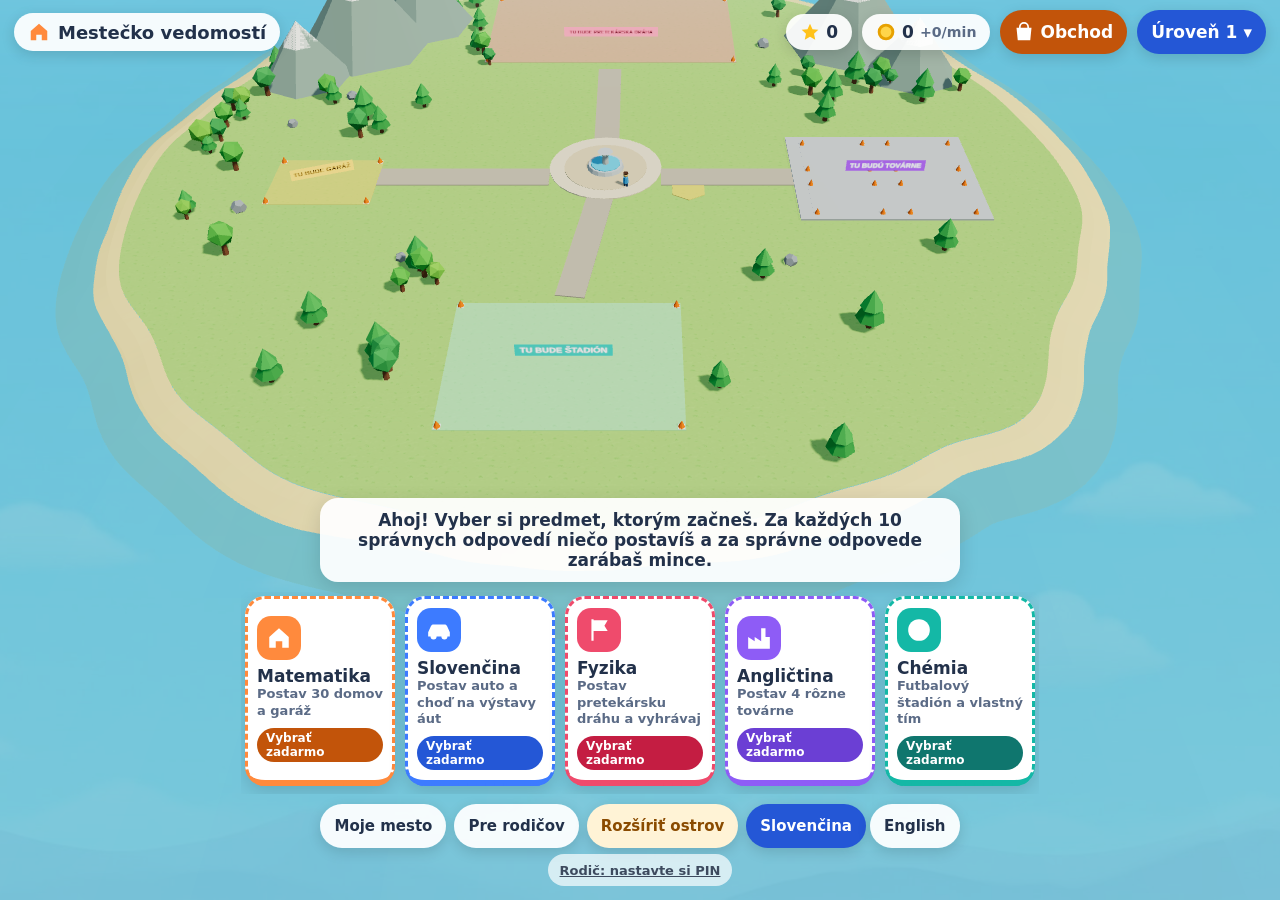
<file: index.html>
<!doctype html>
<html lang="sk">
<head>
<meta charset="utf-8">
<meta name="viewport" content="width=device-width,initial-scale=1,viewport-fit=cover">
<meta name="theme-color" content="#8fd3ff">
<title>Mestečko vedomostí</title>
<link rel="icon" href="data:image/svg+xml,%3Csvg xmlns=%27http://www.w3.org/2000/svg%27 viewBox=%270 0 24 24%27%3E%3Cpath fill=%27%23ff8a3d%27 d=%27M3 11 12 3l9 8v10h-6v-6H9v6H3z%27/%3E%3C/svg%3E">
<style>
:root{--ink:#22314a;--soft:#5b6b86;--ok:#2fbf71;--bad:#ff6b6b;--card:#ffffffee;--r:18px}
*{box-sizing:border-box;-webkit-tap-highlight-color:transparent}
html,body{margin:0;height:100%;overflow:hidden;font-family:"Nunito","Trebuchet MS","Segoe UI",system-ui,sans-serif;color:var(--ink);
 background:linear-gradient(#7cc8ff 0%,#bfe6ff 55%,#e9f7ff 100%)}
#c{position:fixed;inset:0;width:100%;height:100%;display:block;touch-action:none}
button{font:inherit;color:inherit;cursor:pointer;border:0}
.hidden{display:none!important}
svg.i{width:1em;height:1em;fill:currentColor;vertical-align:-.12em}
/* horný panel */
#hud{position:fixed;left:0;right:0;top:0;display:flex;align-items:center;gap:10px;padding:calc(10px + env(safe-area-inset-top)) 14px 10px;pointer-events:none;z-index:5}
#logo{pointer-events:auto;display:flex;align-items:center;gap:8px;background:var(--card);padding:8px 14px;border-radius:999px;font-weight:900;font-size:18px;box-shadow:0 4px 14px #0002}
#logo .i{color:#ff8a3d;font-size:22px}
.sp{flex:1}
.pill{pointer-events:auto;display:flex;align-items:center;gap:6px;background:var(--card);padding:8px 14px;border-radius:999px;font-weight:800;font-size:17px;box-shadow:0 4px 14px #0002;transition:transform .2s}
.pill.pop{transform:scale(1.25)}
.pill .i{font-size:20px}
#pStars .i{color:#ffc21a}#pCoins .i{color:#e7a100}
#gradeBtn{background:#2457d6;color:#fff;min-height:44px}
#shopBtn{background:#c2540a;color:#fff;min-height:44px}#shopBtn .i{color:#fff}
@media(max-width:520px){#shopBtn b{display:none}#shopBtn{padding:6px 12px}#gradeBtn{white-space:nowrap}}
#nInc{color:#1f7a47;font-weight:800}#nInc.dim{color:#5b6b86}
#homeBtns{pointer-events:auto;display:flex;gap:8px;flex-wrap:wrap;justify-content:center}
.hb{background:var(--card);border-radius:999px;padding:8px 14px;font-weight:800;font-size:15px;min-height:44px;box-shadow:0 4px 14px #0002}
.langs{display:flex;gap:4px}.hb[data-lang].cur{background:#2457d6;color:#fff}
.subj.lock.pick{background:#fff;border-bottom-color:var(--c);outline:3px dashed var(--c);outline-offset:-3px}.subj.lock.pick .ic{background:var(--c)}
#mini{background:#fff1e6;color:#8a3b06;border-radius:12px;padding:6px 10px;font-weight:900;font-size:14px;margin-bottom:8px}
#bonusBtn{align-self:flex-start;min-height:44px;padding:6px 14px;margin-bottom:8px;font-size:15px;line-height:1.25;background:#ffd166;color:#5c3d00;box-shadow:0 4px 0 #e0a800}#revTag.bon{background:#fff3c4;color:#8a5a00}#revTag{background:#eef3fb;color:#2457d6;border-radius:12px;padding:4px 10px;font-weight:800;font-size:13px;margin-bottom:6px;align-self:flex-start}
#mbox.wide{max-width:760px}#mbox{max-height:88vh;overflow:auto}
.shop{text-align:left}.shop h4{margin:12px 0 6px;font-size:17px}
.shop .grid{display:grid;grid-template-columns:repeat(auto-fill,minmax(132px,1fr));gap:8px}
.item{background:#f3f6fb;border-radius:16px;padding:8px;display:flex;flex-direction:column;align-items:center;gap:4px;text-align:center;font-size:14px}
.item.own{background:#e6f6ec}.item .btn{padding:6px 10px;font-size:14px;min-height:44px;width:100%}
.item .ico{width:72px;height:72px;object-fit:contain}.ico.fb,.por.fb,.erb.fb{display:grid;place-items:center;font-size:40px;width:72px;height:72px}
.btn.tog{background:#5b6b86;border-color:#3f4b60}.btn.tog.on{background:#157347;border-color:#0f5132}
.por{width:44px;height:44px;border-radius:12px;object-fit:cover;flex:0 0 auto}.por.fb{font-size:26px;width:44px;height:44px}
.erb{width:40px;height:40px;vertical-align:middle;margin-right:6px}.erb.fb{display:inline-grid;font-size:28px;width:40px;height:40px}
.sws{display:flex;gap:8px;flex-wrap:wrap;justify-content:center;margin:6px 0 14px}.sw{width:44px;height:44px;border-radius:50%;border:3px solid #fff;box-shadow:0 0 0 2px #cfd9ea}.sw.cur{box-shadow:0 0 0 4px #2457d6}
.lbl{display:block;font-weight:800;margin:8px 0 4px;text-align:left}.row{display:flex;gap:8px}#townIn{flex:1;min-width:0;font:inherit;font-size:18px;padding:8px 12px;border-radius:12px;border:3px solid #cfd9ea}
table.par{width:100%;border-collapse:collapse;font-size:15px}table.par td:nth-child(n+2),table.par th:nth-child(n+2){white-space:nowrap}table.par th,table.par td{padding:6px;border-bottom:1px solid #e3e9f3;text-align:right}table.par th:first-child,table.par td:first-child{text-align:left}table.par .sum td{font-weight:900}
.small{font-size:14px;text-align:left}
@media(max-width:480px){table.par{font-size:13px}table.par th,table.par td{padding:5px 3px}#mbox.wide{padding-left:14px;padding-right:14px}}
/* dok s predmetmi */
#home{position:fixed;left:0;right:0;bottom:0;padding:0 12px calc(14px + env(safe-area-inset-bottom));z-index:4;display:flex;flex-direction:column;align-items:center;gap:10px;pointer-events:none}
#hello{pointer-events:auto;background:var(--card);border-radius:var(--r);padding:12px 18px;font-size:17px;font-weight:700;box-shadow:0 6px 20px #0002;max-width:640px;text-align:center}
#hello b{color:#c2540a}
#dock{pointer-events:auto;display:flex;gap:10px;overflow-x:auto;max-width:100%;padding:4px 4px 8px;scrollbar-width:none}
#dock::-webkit-scrollbar{display:none}
.subj{flex:0 0 auto;width:150px;background:#fff;border-radius:20px;padding:12px 12px 10px;text-align:left;box-shadow:0 6px 18px #0002;border-bottom:6px solid var(--c);transition:transform .15s}
.subj:hover{transform:translateY(-4px)}
.subj .ic{width:44px;height:44px;border-radius:14px;background:var(--c);color:#fff;display:grid;place-items:center;font-size:26px;margin-bottom:6px}
.subj .n{font-weight:900;font-size:17px}
.subj .g{font-size:13px;color:var(--soft);font-weight:700;line-height:1.25;min-height:2.5em}
.subj .s{margin-top:4px;font-size:13px;font-weight:800;color:var(--t)}
/* panel otázok */
#panel{position:fixed;z-index:6;right:14px;top:72px;bottom:14px;width:420px;background:var(--card);backdrop-filter:blur(6px);border-radius:24px;box-shadow:0 10px 40px #0003;display:flex;flex-direction:column;padding:16px 18px;overflow:auto}
#back{align-self:flex-start;background:#eef3fb;border-radius:999px;padding:7px 14px;font-weight:800;font-size:15px;min-height:44px}
#pTitle{display:flex;align-items:center;gap:10px;margin:12px 0 4px}
#pTitle .ic{width:40px;height:40px;border-radius:12px;display:grid;place-items:center;color:#fff;font-size:24px}
#pTitle h2{margin:0;font-size:24px}
#pGoal{color:var(--soft);font-weight:700;font-size:15px}
#note{margin-top:8px;background:#fff6d6;border-radius:12px;padding:8px 12px;font-size:14px;font-weight:700;color:#7a5a00}
.prog{margin:14px 0 6px;display:flex;gap:4px}
.prog i{flex:1;height:16px;border-radius:6px;background:#e3e9f3;transition:background .3s,transform .3s}
.prog i.on{background:linear-gradient(#ffd54a,#ffae00);transform:scaleY(1.15)}
#progTxt{font-weight:800;font-size:14px;color:var(--soft);display:flex;justify-content:space-between}
#qcard{margin-top:12px;background:#fff;border-radius:20px;padding:16px;box-shadow:0 3px 12px #0001;display:flex;flex-direction:column}
#qtext{font-size:22px;font-weight:800;line-height:1.3;margin-bottom:14px}
#answers{display:grid;grid-template-columns:1fr 1fr;gap:10px}
.ans{background:#eef3fb;border-radius:14px;padding:13px 10px;font-size:18px;font-weight:800;border-bottom:4px solid #cfd9ea;transition:transform .1s;min-height:54px}
.ans:hover{background:#e2ebfa}.ans:active{transform:scale(.97)}
.ans.ok{background:#c9f5dc;border-color:var(--ok)}.ans.bad{background:#ffe0e0;border-color:var(--bad)}
.ans.long{grid-column:1/-1;font-size:16px}
#typed{display:flex;gap:8px}
#inp{flex:1;min-width:0;font:inherit;font-size:22px;font-weight:800;padding:10px 14px;border-radius:14px;border:3px solid #cfd9ea;outline:none}
#inp:focus{border-color:#2457d6}
.btn{background:#2457d6;color:#fff;border-radius:14px;padding:12px 18px;font-weight:900;font-size:17px;border-bottom:4px solid #1b45ad;min-height:44px}
.btn.alt{background:#c2540a;border-color:#9a4308}
button:focus-visible,#inp:focus-visible{outline:3px solid #22314a;outline-offset:2px}
#fb{margin-top:12px;font-weight:800;font-size:17px;min-height:26px}
#fb.ok{color:#157347}#fb.bad{color:#b23b38}
#fb .tip{display:block;font-weight:700;font-size:15px;color:var(--soft);margin-top:4px}
#nextBtn{margin-top:10px;align-self:flex-start}
#raceBox{margin-top:10px;display:flex;align-items:center;gap:10px;flex-wrap:wrap}
#raceInfo{font-weight:800;color:var(--soft);font-size:14px}
/* toast a modál */
#toast{position:fixed;left:50%;top:84px;transform:translate(-50%,-30px) scale(.8);opacity:0;z-index:9;background:linear-gradient(#fff,#fff6dc);border-radius:24px;padding:14px 26px;font-size:24px;font-weight:900;box-shadow:0 10px 40px #0003;text-align:center;transition:all .35s cubic-bezier(.3,1.6,.5,1);pointer-events:none;max-width:90vw}
#toast small{display:block;font-size:15px;color:var(--soft);font-weight:800}
#toast.show{opacity:1;transform:translate(-50%,0) scale(1)}
#modal{position:fixed;inset:0;z-index:10;background:#1b2b4a66;display:grid;place-items:center;padding:16px}
#mbox{background:#fff;border-radius:26px;padding:22px;max-width:440px;width:100%;box-shadow:0 20px 60px #0004;text-align:center}
#mbox h3{margin:0 0 6px;font-size:24px}
#mbox p{margin:6px 0 14px;color:var(--soft);font-weight:700}
.grades{display:grid;grid-template-columns:repeat(3,1fr);gap:10px;margin-bottom:12px}
.grades button{background:#eef3fb;border-radius:14px;padding:14px 0;font-size:20px;font-weight:900}
.grades button.cur{background:#2457d6;color:#fff}
.failbox{max-width:460px;text-align:center;padding:20px;font-size:19px}.failbox .btn{margin:6px}
.mrow{display:flex;gap:10px;justify-content:center;flex-wrap:wrap}
#loading{position:fixed;inset:0;display:grid;place-items:center;font-size:22px;font-weight:900;z-index:20;background:linear-gradient(#7cc8ff,#e9f7ff);transition:opacity .6s}
/* zámky, akcie, tím */
.subj.lock{background:#f3f5f9;border-bottom-color:#c5cdd9}
.subj.lock .ic{background:#b8c2d1}
.subj.lock .s{color:#5b6678}
.subj .cost{display:inline-block;margin-top:5px;background:var(--t);color:#fff;border-radius:999px;padding:3px 9px;font-size:12px;font-weight:900}
#pInc{font-size:14px;color:#1f7a47}
#act{margin-top:10px;display:flex;align-items:center;gap:8px;flex-wrap:wrap}
#act .btn{padding:10px 14px;font-size:15px}
#act .btn:disabled{opacity:.55;cursor:default}
#act .info{font-weight:800;color:var(--soft);font-size:14px}
.team{display:flex;flex-direction:column;gap:8px;margin:8px 0 14px;text-align:left}
.team div{display:flex;align-items:center;gap:8px;background:#f3f6fb;border-radius:14px;padding:8px 10px;font-weight:800}
.team div span{flex:1}.team .lv{color:#a84808}
.team .btn{padding:8px 12px;font-size:14px}
.team .btn:disabled{opacity:.5}
.parc div{gap:10px}.parc span small{display:block;font-weight:700;font-size:13px;color:var(--soft);line-height:1.25}.parc .own{background:#e8f7ee}.parc .lk{opacity:.8}
.parc small .i{width:22px;height:22px;fill:#8a94a6}.mapa{position:relative;width:min(100%,300px);margin:4px auto 8px;border-radius:16px;overflow:hidden;box-shadow:0 2px 10px #0002}.mapa img{display:block;width:100%;aspect-ratio:1}.mapa .mk{position:absolute;transform:translate(-50%,-50%);width:36px;height:36px;min-height:0;padding:0;border-radius:50%;border:2px solid #fff;display:grid;place-items:center;font:800 16px/1 inherit;color:#fff;box-shadow:0 2px 6px #0004}.mapa button.mk::after{content:'';position:absolute;inset:-5px}.mapa .mk.own{background:#2a9d8f;cursor:pointer}.mapa .mk.av{background:#ff7b00;cursor:pointer;animation:mkp 1.6s infinite}.mapa .mk.lk{background:#868e96cc}.mapa .mk.lk svg{width:16px;height:16px}@keyframes mkp{50%{transform:translate(-50%,-50%) scale(1.15)}}@media(prefers-reduced-motion:reduce){.mapa .mk.av{animation:none}}
.pim{width:46px;height:46px;object-fit:contain;flex:none}.pim.fb{display:grid;place-items:center;font-size:28px}.perm{display:flex;align-items:center;gap:8px;justify-content:center}.perm .pim{width:40px;height:40px}
.pic{width:36px;height:36px;border-radius:10px;display:grid;place-items:center;flex:none}.pic .i{width:22px;height:22px;fill:#fff}
.bar{display:block;height:8px;border-radius:6px;background:#e3e9f3;margin-top:5px;overflow:hidden}.bar i{display:block;height:100%;background:linear-gradient(90deg,#ffd54a,#ffae00)}
#homeBtns .isl{background:#fff3d6;color:#8a4b00}
/* úzky mobil: horná lišta sa zmestí aj s 5-miestnymi mincami a „9. ročník“ */
@media(max-width:430px){#hud{gap:5px;padding-left:8px;padding-right:8px}#hud .pill{padding:6px 8px;font-size:15px;gap:4px}#hud #logo{padding:8px}#hud #shopBtn{padding:6px 10px}#hud #gradeBtn{padding-left:9px;padding-right:9px}}
@media(max-width:370px){#hud .pill{padding:5px 7px;font-size:14px;gap:3px}#hud .pill .i{width:18px;height:18px}#hud #gradeBtn{padding-left:7px;padding-right:7px}}
#hud #shopBtn{min-width:44px;justify-content:center}
@media(max-width:340px){#hud #gradeTxt{font-size:13px}#hud #pStars{display:none}}
/* mobil */
@media (max-width:900px){
 #nInc{display:none}
 #logo span{display:none}
 #logo{padding:8px 10px}
 .pill{padding:7px 11px;font-size:15px}
 #panel{left:0;right:0;bottom:0;top:auto;width:auto;height:auto;max-height:62%;border-radius:24px 24px 0 0;padding:12px 14px calc(12px + env(safe-area-inset-bottom))}
 #pTitle{margin:6px 0 2px}#pTitle h2{font-size:20px}#pTitle .ic{width:32px;height:32px;font-size:20px}
 #back{position:absolute;right:12px;top:12px;padding:6px 12px;font-size:14px}
 #qtext{font-size:19px;margin-bottom:10px}
 .ans{font-size:16px;padding:10px 8px;min-height:46px}
 .prog{margin:8px 0 4px}.prog i{height:12px}
 #qcard{padding:12px;margin-top:8px}
 #hello{font-size:15px;padding:10px 14px}
 .subj{width:128px;padding:10px}
 .subj .g{font-size:12px}
 #toast{top:70px;font-size:20px}
}
/* mobil na šírku: panel vpravo, aby bolo pole na odpoveď vidieť */
@media (max-height:500px) and (orientation:landscape){
 #panel{left:auto;right:0;top:0;bottom:0;width:min(420px,55vw);height:auto;max-height:none;border-radius:24px 0 0 24px;padding:10px 12px calc(10px + env(safe-area-inset-bottom))}
 #pTitle{margin:4px 0 2px}#pGoal{font-size:13px}#qtext{font-size:17px;margin-bottom:8px}
 .ans{min-height:44px;padding:8px}#inp{font-size:19px;padding:8px 12px}
 #hello{display:none}
 .subj{width:118px;padding:8px 10px 6px}.subj .g{display:none}.subj .ic{width:34px;height:34px}.subj .n{font-size:15px}
 #home{gap:6px;padding-bottom:calc(8px + env(safe-area-inset-bottom))}.hb{min-height:44px;padding:6px 12px;font-size:14px}
 body:has(#panel:not(.hidden)) #hud{right:calc(min(420px,55vw) + 8px)}
 body:has(#panel:not(.hidden)) #gradeBtn{display:none}/* N7: ročník sa počas otázky na šírku nemení – tlačidlo by prekryl panel */
}
/* v7: Pre rodičov, brána, PIN */
.pr{text-align:left}.pr h3{text-align:center}.pr h4{margin:14px 0 6px;font-size:17px}.pr .lead{color:var(--ink);font-weight:800}
.tabs{display:flex;gap:6px;flex-wrap:wrap;justify-content:center;margin:6px 0 10px}.tab{background:#eef3fb;border-radius:999px;padding:8px 12px;font-weight:800;font-size:14px;min-height:44px}.tab.cur{background:#2457d6;color:#fff}
.pcards{display:grid;grid-template-columns:repeat(auto-fill,minmax(200px,1fr));gap:8px;margin:8px 0}
.pcard{background:#f3f6fb;border-radius:16px;padding:10px 12px;text-align:left;border-left:6px solid var(--c);display:flex;flex-direction:column;gap:3px}.pcard:hover{background:#e9eff9}
.pcard .lvl{font-size:13px;color:var(--soft);font-weight:700}.pcard .big{font-size:24px;font-weight:900}
.chip{display:inline-block;border-radius:999px;padding:2px 9px;font-size:12.5px;font-weight:800;margin:2px 4px 2px 0;background:#e9edf3;color:#3d4a5e}
.c-ide,.c-drzi{background:#dff3e6;color:#1d5f3a}.c-cvici{background:#fdf0d5;color:#6e4a00}.c-tazsie{background:#e3ebf5;color:#334e72}.c-up{background:#d9f0f7;color:#155a6e}.c-up::before{content:'↑ '}.c-down{background:#eceaf5;color:#4a4270}
.tips,.errs{padding-left:18px;margin:6px 0;font-size:14px}.tips li,.errs li{margin:6px 0}
.lnk{background:none;padding:0;color:#2457d6;font-weight:800;text-decoration:underline;min-height:0;text-align:left;font-size:inherit}
.wbars{display:flex;gap:6px;align-items:flex-end;height:130px;margin:6px 0}.wb{flex:1;display:flex;flex-direction:column;justify-content:flex-end;align-items:center;height:100%;font-size:11px;color:var(--soft)}.wb i{display:block;width:100%;background:linear-gradient(#8fb6ff,#2457d6);border-radius:6px 6px 0 0;max-height:80%}
.tdet{background:#f8fafd;border-radius:14px;padding:8px 12px;margin:8px 0}table.par tr.cur td{background:#eef3fb}
.gate{display:flex;flex-direction:column;gap:10px;align-items:center;font-size:20px;font-weight:800;margin:6px 0}.gate input{width:130px;font:inherit;font-size:22px;padding:6px 10px;border-radius:12px;border:3px solid #cfd9ea;text-align:center}
.kid{color:var(--soft)}.pr .note{background:#fff6d6;border-radius:10px;padding:6px 10px}
#mbox select{font:inherit;font-size:16px;padding:6px 10px;border-radius:10px;border:2px solid #cfd9ea;min-height:44px;background:#fff}
.lvset{display:grid;grid-template-columns:repeat(auto-fill,minmax(180px,1fr));gap:8px;font-weight:700;font-size:14px}.lvset label{display:flex;justify-content:space-between;align-items:center;gap:6px}
#pinRem{pointer-events:auto;background:#ffffffb0;color:#3d4a5e;border-radius:999px;font-size:13px;font-weight:700;text-decoration:underline;min-height:32px;padding:4px 12px;margin-top:-4px}
.pr details summary{cursor:pointer;font-weight:800;margin:12px 0 6px}#mbox.wide .mrow{margin-top:12px}
@media (max-height:500px) and (orientation:landscape){#pinRem{display:none}}
.pr .mchips{display:none}
@media (max-width:600px){.pr table.par{font-size:13px}.pr table.par td,.pr table.par th{padding:4px 3px}.pr .mchips{display:block;margin-top:3px}.pr .mchips .chip{font-size:11.5px;white-space:normal}.pr td.dchips,.pr th.dchips{display:none}}
.pr .kofi{margin:18px 0 4px;padding-top:10px;border-top:1px solid #0000001a;text-align:center;color:var(--soft)}.pr .kofi p{margin:0 0 8px}.pr .kofiBtn{display:inline-flex;align-items:center;justify-content:center;text-decoration:none;font-size:14px;padding:8px 14px;min-height:44px;border-bottom-width:3px}
.pr .rep{margin:16px 0 4px;padding-top:6px;border-top:1px solid #0000001a}.pr .rep h4{margin-top:6px}.pr .repMail{display:flex;flex-direction:column;gap:4px;margin:6px 0 8px;font-weight:800}.pr .repMail input{font:inherit;font-weight:600;padding:10px;border:2px solid #c9d2e0;border-radius:10px;min-height:44px;max-width:420px}.pr .rep .mrow{justify-content:flex-start}
#toast{z-index:11}
.pr .rep .note.warn{background:#fde8e4;color:#7a2a1a}.pr .repMail input[aria-invalid=true]{border-color:#c2410c}
</style>
<script>
/* preklady: všetky texty idú cez t('slovenský text'); angličtina z lang/en.json (cez http) alebo lang/en.js (aj file://); chýbajúci preklad = slovensky */
window.LANG=(function(){try{return localStorage.getItem('mestecko-jazyk')==='en'?'en':'sk'}catch(e){return 'sk'}})();
window.__L=null;
window.t=function(k,v){var s=(window.__L&&typeof window.__L[k]==='string'&&window.__L[k])||k;if(v)for(var x in v)s=s.split('{'+x+'}').join(v[x]);return s};
if(window.LANG==='en')document.write('<script src="lang/en.js"><\/script><script src="lang/en_otazky.js"><\/script><script src="lang/en_temy.js"><\/script>');
</script>
<script src="lib/kniznica.js"></script>
<script src="assets/podklady.js"></script>
<script>
/* three.js je pribalený v lib/kniznica.js – hra ide bez internetu aj po dvojkliku (file://) */
(function(){var L=window.__LIB;window.__LIBURL=null;if(!L)return;
 var u=function(src){return URL.createObjectURL(new Blob([src],{type:'text/javascript'}))};
 var t=u(L.three),fix=function(x){return x.replace(/from\s*['"]three['"]/g,"from '"+t+"'")};
 window.__LIBURL={three:t,orbit:u(fix(L.orbit)),bgu:u(fix(L.bgu))};window.__LIB=null})();
window.__fail=function(msg,resetKey){var t=window.t;msg=t(msg);var e=document.getElementById('loading');if(!e){e=document.createElement('div');e.id='loading';document.body.appendChild(e)}
 e.style.opacity=1;e.innerHTML='';var box=document.createElement('div');box.className='failbox';var p=document.createElement('p');p.textContent=msg;box.appendChild(p);
 var b=document.createElement('button');b.className='btn';b.textContent=t('Obnoviť stránku');b.onclick=function(){location.reload()};box.appendChild(b);
 if(resetKey){var r=document.createElement('button');r.className='btn alt';r.textContent=t('Začať odznova');r.onclick=function(){if(confirm(t('Naozaj vymazať uložený postup a začať odznova?'))){try{localStorage.removeItem(resetKey)}catch(x){}location.reload()}};box.appendChild(r)}
 e.appendChild(box);window.__failed=1};
setTimeout(function(){if(!window.hra&&!window.__failed)window.__fail('Hru sa nepodarilo načítať. Obnov stránku. Ak to nepomôže, skontroluj, či je pri hre aj priečinok lib (rozbaľ celý zip).')},12000);
</script>
<script src="otazky.js"></script>
</head>
<body>
<canvas id="c"></canvas>
<div id="loading" data-i18n>Staviam svet…</div>

<div id="hud">
  <div id="logo"><svg class="i" viewBox="0 0 24 24"><path d="M3 11 12 3l9 8v10h-6v-6H9v6H3z"/></svg><span data-i18n>Mestečko vedomostí</span></div>
  <div class="sp"></div>
  <div class="pill" id="pStars" title="Hviezdičky za správne odpovede" data-i18n-title><svg class="i" viewBox="0 0 24 24"><path d="M12 2l3 6.6 7 .8-5.2 4.8 1.5 7L12 17.6 5.7 21.2l1.5-7L2 9.4l7-.8z"/></svg><b id="nStars">0</b></div>
  <div class="pill" id="pCoins" title="Mince a príjem budov za minútu (keď odpovedáš)" data-i18n-title><svg class="i" viewBox="0 0 24 24"><circle cx="12" cy="12" r="10"/><circle cx="12" cy="12" r="6.5" fill="#ffd54a"/></svg><b id="nCoins">0</b><small id="nInc">+0/min</small></div>
  <button class="pill" id="shopBtn" aria-label="Obchod" data-i18n-aria><svg class="i" viewBox="0 0 24 24"><path d="M6 7V6a6 6 0 0 1 12 0v1h3l-1.5 15h-15L3 7zm2 0h8V6a4 4 0 0 0-8 0z"/></svg><b data-i18n>Obchod</b></button>
  <button class="pill" id="gradeBtn" title="Úroveň učiva" data-i18n-title><b id="gradeTxt">Úroveň 1</b> ▾</button>
</div>

<div id="home">
  <div id="hello"></div>
  <div id="dock"></div>
  <div id="homeBtns"><button class="hb" id="townBtn" data-i18n>Moje mesto</button><button class="hb" id="parentBtn" data-i18n>Pre rodičov</button><button class="hb isl" id="islBtn" data-i18n>Rozšíriť ostrov</button><button class="hb isl hidden" id="upBtn" data-i18n>Vylepšiť budovy</button>
   <span class="langs" role="group" aria-label="Jazyk / Language"><button class="hb" data-lang="sk">Slovenčina</button><button class="hb" data-lang="en">English</button></span></div>
  <button id="pinRem" class="hidden" data-i18n>Rodič: nastavte si PIN</button>
</div>

<div id="panel" class="hidden">
  <button id="back" data-i18n>‹ Späť do sveta</button>
  <div id="pTitle"><div class="ic" id="pIc"></div><h2 id="pName"></h2></div>
  <div id="pGoal"></div><div id="pInc"></div>
  <div id="note" class="hidden"></div>
  <div class="prog" id="prog"></div>
  <div id="progTxt"><span id="progA"></span><span id="progB"></span></div>
  <div id="act"></div>
  <div id="qcard">
    <div id="mini" class="hidden"></div><div id="revTag" class="hidden"></div><button class="btn bonusBtn hidden" id="bonusBtn" type="button"></button>
    <div id="qtext"></div>
    <div id="answers"></div>
    <form id="typed" class="hidden" autocomplete="off"><input id="inp" aria-label="Tvoja odpoveď" data-i18n-aria autocomplete="off" autocapitalize="off" spellcheck="false"><button class="btn" type="submit" data-i18n>Hotovo</button></form>
    <div id="fb" aria-live="polite"></div>
    <button class="btn hidden" id="nextBtn" data-i18n>Ďalšia otázka ›</button>
  </div>
</div>

<div id="toast" role="status" aria-live="polite"></div>
<div id="modal" class="hidden"><div id="mbox" role="dialog" aria-modal="true" aria-labelledby="mh"></div></div>

<script type="module">
const DEMO=new URLSearchParams(location.search).has('ukazka');
const KEY='mestecko-vedomosti-v2'+(DEMO?'-ukazka':'');
if(!window.__LIBURL){window.__fail('Chýba knižnica hry (súbor lib/kniznica.js). Rozbaľ celý zip a otvor index.html znova.');throw new Error('lib')}
const LANG=window.LANG,t=window.t;
if(LANG==='en'){let d=null;if(location.protocol.startsWith('http')){try{const r=await fetch('lang/en.json');if(r.ok)d=await r.json()}catch(e){}}
 window.__L=d&&typeof d==='object'&&!Array.isArray(d)?d:(window.__LANG_EN||{})}
document.documentElement.lang=LANG==='en'?'en-GB':'sk';
// v angličtine otázky z lang/en_otazky.js (po pásmach; chýbajúce pásmo ostane slovenské)
// v7: id a téma otázky = prefix „[id tema] “ v otazky.js; anglický zásobník má rovnaké poradie → id a téma sa berú zo slovenského podľa poradia
const QRX=/^\[([a-z0-9-]+) ([a-z_]+)\] /,QMETA={};for(const k in window.OTAZKY){QMETA[k]={};for(const b in window.OTAZKY[k])QMETA[k][b]=window.OTAZKY[k][b].map(l=>{const m=QRX.exec(l);return m?{id:m[1],tema:m[2]}:null})}
if(LANG==='en'&&window.OTAZKY_EN&&window.OTAZKY_EN_TEMY)for(const k in window.OTAZKY_EN_TEMY)for(const b in window.OTAZKY_EN_TEMY[k]){const A=window.OTAZKY_EN_TEMY[k][b],E=window.OTAZKY_EN[k]&&window.OTAZKY_EN[k][b],M=QMETA[k]&&QMETA[k][b];if(Array.isArray(A)&&Array.isArray(E)&&M&&A.length===E.length&&E.length===M.length)A.forEach((c,i)=>{if(M[i]&&/^[a-z_]+$/.test(c))M[i]={id:M[i].id,tema:c}})}
if(LANG==='en'&&window.OTAZKY_EN&&window.OTAZKY_EN_TEMY_MAP)for(const k in window.OTAZKY_EN_TEMY_MAP)for(const b in (QMETA[k]||{})){const D=window.OTAZKY_EN_TEMY_MAP[k],E=window.OTAZKY_EN[k]&&window.OTAZKY_EN[k][b];if((window.OTAZKY_EN_TEMY&&window.OTAZKY_EN_TEMY[k]&&window.OTAZKY_EN_TEMY[k][b])||!Array.isArray(E)||!E.length)continue;QMETA[k][b]=QMETA[k][b].map(m=>m&&D[m.tema]?{id:m.id,tema:D[m.tema]}:m)}
if(LANG==='en'&&window.OTAZKY_EN)for(const k in window.OTAZKY_EN)for(const b in window.OTAZKY_EN[k])if(Array.isArray(window.OTAZKY_EN[k][b])&&window.OTAZKY_EN[k][b].length&&window.OTAZKY[k])window.OTAZKY[k][b]=window.OTAZKY_EN[k][b];document.title=t(document.title.trim());
document.querySelectorAll('[data-i18n]').forEach(e=>e.textContent=t(e.textContent.trim()));
document.querySelectorAll('[data-i18n-title]').forEach(e=>e.title=t(e.title));
document.querySelectorAll('[data-i18n-aria]').forEach(e=>e.setAttribute('aria-label',t(e.getAttribute('aria-label'))));
const THREE=await import(window.__LIBURL.three);
const {OrbitControls}=await import(window.__LIBURL.orbit);
const {mergeGeometries}=await import(window.__LIBURL.bgu);
try{

/* ============ ikony a predmety ============ */
const IC = {
 matematika:'<svg class="i" viewBox="0 0 24 24"><path d="M3 11 12 3l9 8v10h-6v-6H9v6H3z"/></svg>',
 slovencina:'<svg class="i" viewBox="0 0 24 24"><path d="M2 14l2.5-5.5C5 7.6 5.8 7 6.8 7h10.4c1 0 1.8.6 2.3 1.5L22 14v4h-2.2a2.8 2.8 0 0 1-5.6 0H9.8a2.8 2.8 0 0 1-5.6 0H2z"/></svg>',
 fyzika:'<svg class="i" viewBox="0 0 24 24"><path d="M5 22V2h2v1h13l-3 5 3 5H7v9z"/></svg>',
 anglictina:'<svg class="i" viewBox="0 0 24 24"><path d="M2 22V11l6 4v-4l6 4V3h4v8h4v11z"/></svg>',
 chemia:'<svg class="i" viewBox="0 0 24 24"><circle cx="12" cy="12" r="10"/><path fill="#fff" d="M12 7l3.8 2.8-1.5 4.4H9.7L8.2 9.8z"/></svg>',
 lock:'<svg class="i" viewBox="0 0 24 24"><path d="M6 10V8a6 6 0 0 1 12 0v2h1v12H5V10zm2 0h8V8a4 4 0 0 0-8 0z"/></svg>'
};
const HOUSE_TYPES=['rodinný dom','chalúpka','poschodový dom','moderný dom','domček s vežičkou','bungalov','dom v tvare L','horská chata','mestský dom','vila'];
const FACTORIES=[{n:'čokoládovňa',sign:'ČOKOLÁDA',wall:0x9c6644,roof:0x5e3b1f},{n:'továreň na hračky',sign:'HRAČKY',wall:0xffafcc,roof:0xff5d8f},{n:'továreň na bicykle',sign:'BICYKLE',wall:0x8ecae6,roof:0x219ebc},{n:'továreň na roboty',sign:'ROBOTY',wall:0xced4da,roof:0x6c757d}];
const FAC_STAGE=['hala','stroje','spustenie výroby'];
const SUBJ = {
 matematika:{name:'Matematika',goal:'Postav 30 domov a garáž',color:'#ff8a3d',tcol:'#c2540a',unit:['stavba','stavby','stavieb'],
   view:{p:[0,26,33],t:[0,0,0]}},
 slovencina:{name:'Slovenčina',goal:'Postav auto a choď na výstavy áut',color:'#3d7bff',tcol:'#2457d6',unit:['diel','diely','dielov'],
   steps:['Podvozok','Kolesá','Karoséria','Motor','Okná','Svetlá','Lak','Spojler','Výfuk','Závodné číslo'],more:'Tuning auta',
   view:{p:[-23,7.5,16],t:[-32,1.2,4]}},
 fyzika:{name:'Fyzika',goal:'Postav pretekársku dráhu a vyhrávaj',color:'#ef4b6c',tcol:'#c41d42',unit:['krok','kroky','krokov'],
   steps:['Asfaltová dráha','Obrubníky','Tribúna','Štartová brána','Vlajky a osvetlenie','Druhá tribúna','Svetlá pri dráhe','Diváci','Boxy pre autá','Veľká obrazovka'],more:'Výzdoba dráhy',
   view:{p:[0,21,-12],t:[0,0,-36]}},
 anglictina:{name:'Angličtina',short:'Angličtina (krátko)',goal:'Postav 4 rôzne továrne',color:'#8e5cf6',tcol:'#6b3fd4',unit:['krok','kroky','krokov'],
   view:{p:[21,21,25],t:[32,1,2]}},
 chemia:{name:'Chémia',goal:'Futbalový štadión a vlastný tím',color:'#14b8a6',tcol:'#0f766e',unit:['krok','kroky','krokov'],
   steps:['Ihrisko','Tribúny','Reflektory','Svetelná tabuľa','Šatne a vlajky'],more:'Tréning tímu',
   view:{p:[-3,19,57],t:[-3,0,32]}}
};
const ORDER=['matematika','slovencina','fyzika','anglictina','chemia'];
const HOME_VIEW={p:[4,64,100],t:[4,0,19],home:1};
/* ============ ekonomika v2 – konštanty podľa navrhy_hra/ekonomika_v2.md (jediné miesto, odtiaľ ich číta aj simulácia) ============ */
const ECON={COIN_PER_CORRECT:5,WRONG_PENALTY:2,STEP_BONUS:25,CORRECT_PER_STEP:10,
 BUILD_INCOME_PER_STEP:0.002,BUILD_INCOME_MAX:0.03,BUILD_ACTIVE_WINDOW_S:60,
 OFFLINE_RATE:0.5,OFFLINE_MAX_S:8*3600,OFFLINE_MAX_COINS:10,PASSIVE_DAILY_MAX:100,
 UNLOCK_EVERY_CORRECT:10,MINI_QUESTIONS:3,MINI_COIN_PER_CORRECT:5,MINI_WIN_BONUS:15,MINI_WIN_BONUS_PER_DAY:5,MINI_WIN_MIN_CORRECT:2,
 NITRO_PER_CORRECT:0.06,MATCH_STR_PER_CORRECT:2,
 CAR_UPGRADES:8,CAR_BASE:300,CAR_GROWTH:1.30,PLAYER_BASE:150,PLAYER_GROWTH:1.35,PLAYER_MAX_LEVEL:10,
 RIVAL_BASE:8,RIVAL_STEP:3,RIVAL_EVERY_WINS:3,RIVAL_MAX:50,
 // v5 rozširovanie ostrova (navrhy_hra/rozsirovanie_ostrova.md, variant A): cena n-tej kúpenej parcely, +2 k bonusu za krok za každú parcelu, 4 stavby × 3 kroky
 PARCEL_PRICES:[1500,2500,3500,5000,6500,8000,10000,12000],PARCEL_STEP_BONUS:2,PARCEL_STEPS:12,PERMIT_MAX:4,
 // v6 vylepšovanie budov (navrhy_hra/vylepsovanie_budov.md, Z1–Z8 + doplnok t641): ceny a podmienky úrovní 2..6 (štvrť, štadión) a 2..4 (továreň); len vzhľad, štadión +2 k sile tímu za úroveň
 HOUSE_UP_PRICES:[500,800,1300,2000,3200],HOUSE_UP_NEED:[40,55,70,90,115],HOUSE_UP_FAC:[1,2,3,4,4],HOUSE_UP6_FACUP:1,
 STAD_UP_PRICES:[1200,2000,3200,4800,7000],STAD_UP_NEED:[15,30,50,75,100],STAD_UP_STR:2,
 FAC_UP_PRICES:[600,1000,1500],FAC_UP_NEED:[36,48,60],VOUCHER_MAX:5,VOUCHER_MAIN_FROM:2000,BONUS_TRIES:3,
 // v7 postup učivom a denné stropy (navrhy_hra/mladsie_rocniky.md F2, Z21–Z23) a pravidlo R2 štatistík (navrhy_hra/statistiky_rodicia.md 3.3)
 // denný strop krokov z učenia – rozhodol Juraj (t671): 12
 DAY_STEPS_MAX:12,
 // úroveň učiva po načítaní staršieho uloženia (v3–v6): true = podľa doterajšieho ročníka (rozhodol Juraj, t671), false = všetko od 1. úrovne
 MIG_LV_FROM_GRADE:true,
 // v8: zámky brány (3 zlé pokusy → 5 min) a PIN-u (5 zlých → 30 s), uložené v S.ps (V7-1, V7-6)
 GATE_TRIES:3,GATE_LOCK_MS:300000,PIN_TRIES:5,PIN_LOCK_MS:30000,
 DAY_LEARN_MAX:800,LV_MIN_Q:100,LV_BLOCK:30,LV_UP_OK:26,LV_FAST_BLOCK:20,LV_FAST_OK:19,LV_DOWN_LT:10,EXAM_Q:10,EXAM_JUMP2:8,EXAM_JUMP1:6,
 REP_COIN:3,REP_REFUSE:2,REP_ACC_N:40,REP_ACC:0.95,PS_MIN_N:20,PS_OK:0.85,PS_HARD:0.55,PS_TREND:0.15};
// parcely: k = predmet, ktorého kroky na nej stavajú; need = podmienka učenia (kroky predmetu alebo „spolu“); req = parcela, ku ktorej sa pripája
const PARC_ACC={stvrt:'Novú štvrť',zeleznica:'Železnicu s mostom'};
const TASK_IDS=['kartograf','temy','opravar','seria'];
const PARCELS=[
 {id:'breh',k:'anglictina',n:'Priemyselný breh',need:{k:'anglictina',n:12},b:['Sklad','Pekáreň','Nakladacia rampa','Parkovisko kamiónov']},
 {id:'pristav',k:'anglictina',n:'Prístav',need:{k:'anglictina',n:16},b:['Mólo','Žeriav','Nákladná loď','Kontajnery']},
 {id:'zeleznica',k:'anglictina',n:'Železnica s mostom',need:{k:'anglictina',n:20},req:'breh',b:['Koľaj a most','Stanica','Vláčik','Zmrzlináreň']},
 {id:'roboti',k:'anglictina',n:'Ostrovček robotov',need:{k:'anglictina',n:24},req:'zeleznica',b:['Robotické laboratórium','Roboti-pomocníci','Anténa','Dielňa robotov']},
 {id:'stvrt',k:'matematika',n:'Nová štvrť',need:{k:'matematika',n:31},b:['Radový dom','Dom s terasou','Dom s vežou','Detské ihrisko']},
 {id:'okruh',k:'fyzika',n:'Testovací okruh',need:{k:'fyzika',n:10},b:['Rampa','Kužele a slalom','Časomiera','Boxy']},
 {id:'trening',k:'chemia',n:'Tréningové centrum',need:{k:'chemia',n:10},b:['Tréningové ihrisko','Hala','Laboratórium nápojov','Šatne']},
 {id:'majak',k:'slovencina',n:'Ostrov majáka',need:{k:'spolu',n:100},b:['Most k majáku','Maják','Knižnica','Lavičky na čítanie']}
];
const CAR_UPS=['Lepšie pneumatiky','Silnejší motor','Aerodynamika','Ľahšie disky','Turbo','Lepšie brzdy','Závodný výfuk','Nitro'];
const carCost=i=>Math.round(ECON.CAR_BASE*ECON.CAR_GROWTH**i/10)*10;
const playerCost=l=>Math.round(ECON.PLAYER_BASE*ECON.PLAYER_GROWTH**(l-1)/10)*10;
const RIVALS=['FC Mravčeky','Žabky Kvákalo','Veveričky','Sokolíci','Medvedíky','Rýchle rakety','Bleskoví','Horskí orli','Modrí draci','Zlatí levi','Hviezdny tím','Majstri mesta','Kráľovská jedenástka','Superhviezdy','Legendy'];
// obchod: 28 kozmetických predmetov s pevnými cenami (navrhy.md, časť C); nič nezrýchľuje pokrok
const SHOP=[
 ['lavicka','dekoracia','Lavička',400],['lampa','dekoracia','Lampy na námestí',400],['zahon','dekoracia','Kvetinový záhon',500],['ovocny_strom','dekoracia','Ovocný strom',500],['fontana','dekoracia','Malá fontána',1200],['socha','dekoracia','Socha',1800],
 ['ciapka','postavicka','Čiapka',500],['tricko','postavicka','Tričko',500],['okuliare','postavicka','Okuliare',600],['zvieratko','postavicka','Zvieratko-kamarát',2500],['kostym','postavicka','Kostým astronauta',4000],
 ['lak','auto','Zlatý lak',600],['nalepky','auto','Nálepky',800],['disky','auto','Zlaté disky',1200],['podsvietenie','auto','Svetlá pod autom',2000],['karoseria','auto','Karoséria formuly',3500],
 ['dres','stadion','Nový dres tímu',1200],['tribuny','stadion','Farba tribún',1500],['ohnostroj','stadion','Ohňostroj po výhre',2500],['maskot','stadion','Maskot',3500],
 ['strechy','mesto','Farby striech',2000],['noc','mesto','Nočné osvetlenie',4000],['zima','mesto','Zimná téma',5000],['jesen','mesto','Jesenná téma',5000],['balon','mesto','Teplovzdušný balón',6000],['plaz','mesto','Pláž s majákom',8000],['lanovka','mesto','Lanovka',10000],['raketa','mesto','Raketa',15000]
].map(([id,cat,n,p])=>({id,cat,n,p}));
const SHOP_CATS={dekoracia:'Dekorácie',postavicka:'Postavička',auto:'Auto',stadion:'Štadión',mesto:'Mesto'};
const SHOP_IDS=new Set(SHOP.map(x=>x.id));
const HPAL=[[0xffadc6,'ružová'],[0xffe066,'žltá'],[0xa0c4ff,'modrá'],[0xb9f3a8,'zelená'],[0xffc078,'oranžová'],[0xcdb4db,'fialová'],[0xf8f9fa,'biela'],[0x9bf6ff,'tyrkysová']];
const SHOP_ICON={lavicka:'dekoracia_lavicka',lampa:'dekoracia_lampa',zahon:'dekoracia_kvetinovy_zahon',ovocny_strom:'dekoracia_ovocny_strom',fontana:'dekoracia_fontana',socha:'dekoracia_socha',
 ciapka:'postava_ciapka',tricko:'postava_tricko',okuliare:'postava_okuliare',zvieratko:'postava_zvieratko',kostym:'postava_kostym_astronaut',
 lak:'auto_lak',nalepky:'auto_nalepky',disky:'auto_disky',podsvietenie:'auto_svetla_pod_autom',karoseria:'auto_karoseria_formula',
 dres:'stadion_dres',tribuny:'stadion_farba_tribun',ohnostroj:'stadion_ohnostroj',maskot:'stadion_maskot',
 strechy:'mesto_farby_striech',noc:'mesto_nocne_osvetlenie',zima:'mesto_zimna_tema',jesen:'mesto_jesenna_tema',balon:'mesto_balon',plaz:'mesto_plaz_majak',lanovka:'mesto_lanovka',raketa:'mesto_raketa'};
/* --- obrázky od grafika: jediné miesto s mapou cesta → použitie. Ak súbor chýba, hra použije náhradu kreslenú kódom (farebný prechod, ikona). --- */
const ASSETS={
 obloha:{den:'assets/obloha/obloha_den.jpg',noc:'assets/obloha/obloha_noc.jpg',jesen:'assets/obloha/obloha_zapad.jpg',zima:'assets/obloha/obloha_zima.jpg'},
 obchod:it=>`assets/obchod/${SHOP_ICON[it.id]||it.cat+'_'+it.id}.png`,
 // erb tímu na tabuli štadióna a textúra trávy/snehu idú z assets/podklady.js (data URI, aby ich WebGL smel čítať aj cez file://)
 img:k=>window.__IMG&&window.__IMG[k],
 // v5: ikony parciel od grafika (assets/ostrov/…png). Kým tu nie sú zapísané, hra kreslí ikonu predmetu (žiadne chýbajúce súbory = žiadne chyby v konzole).
 ostrov:{ikony:{breh:'parcela_priemyselny_breh',pristav:'parcela_pristav',zeleznica:'parcela_zeleznica',roboti:'parcela_ostrovcek_robotov',stvrt:'parcela_nova_stvrt',okruh:'parcela_testovaci_okruh',trening:'parcela_treningove_centrum',majak:'parcela_ostrov_majaka',
  kartograf:'uloha_kartograf',temy:'uloha_majster_tem',opravar:'uloha_opravar',seria:'uloha_seria',povolenie:'povolenie',znacka:'znacka_na_predaj'},mapa:'assets/ostrov/mapa/mapa_rozsirenia_hra.jpg'},
 ostrovIk:k=>ASSETS.ostrov.ikony[k]&&`assets/ostrov/ikony/${ASSETS.ostrov.ikony[k]}.png`,
 // v6: ikony vylepšení od grafika (assets/vylepsenia/ikony/…png: dom 1–6, štadión 1–6, továreň 1–4, poukaz, 5 úloh); keby súbor chýbal, fixImgs nahradí ikonu znakom.
 vylepsenia:{ikony:{dom_1:'ikona_dom_u1',dom_2:'ikona_dom_u2',dom_3:'ikona_dom_u3',dom_4:'ikona_dom_u4',dom_5:'ikona_dom_u5',dom_6:'ikona_dom_u6',stadion_1:'ikona_stadion_u1',stadion_2:'ikona_stadion_u2',stadion_3:'ikona_stadion_u3',stadion_4:'ikona_stadion_u4',stadion_5:'ikona_stadion_u5',stadion_6:'ikona_stadion_u6',tovaren_1:'ikona_tovaren_u1',tovaren_2:'ikona_tovaren_u2',tovaren_3:'ikona_tovaren_u3',tovaren_4:'ikona_tovaren_u4',poukaz:'ikona_poukaz',architekt:'uloha_architekt',trener:'uloha_trener',majster2:'uloha_majster_tem_2',opravar2:'uloha_opravar_2',citatel:'uloha_citatel'}}
};

/* ============ uloženie ============ */
// v7: úroveň učiva v predmete (mladsie_rocniky.md F2): l = teraz, mx = najvyššia dosiahnutá, n = otázky na úrovni, b30/b20 = uzavreté bloky [otázky, správne],
// odm = odmietnuté ponuky postupu, l40 = posledných 40 odpovedí, off = čakajúca ponuka (up/ex/down), oc = blok ponuky, ex2 = skúšku ponúknuť znova, rq = počítadlo pri opakovaní zvládnutého
function lvNew(L){return {l:L,mx:L,n:0,b30:[0,0],b20:[0,0],odm:0,l40:[],off:'',oc:[0,0],ex2:0,rq:0}}
// štatistiky pre rodičov – očistenie uloženia (statistiky_rodicia.md bod 5); mig = prvý štart po aktualizácii zo v6
/* t676: e-mail rodiča pre týždenný report – len lokálne; R-3: bez % */
const MAIL_RX=/^[A-Za-z0-9._+-]{1,64}@[A-Za-z0-9-]{1,63}(\.[A-Za-z0-9-]{1,63})*\.[A-Za-z]{2,24}$/;
function cleanPs(x,mig){const o=x&&typeof x==='object'&&!Array.isArray(x)?x:{},N=(v,mx=1e9)=>{const n=typeof v==='number'?v:NaN;return Number.isFinite(n)?Math.min(mx,Math.max(0,n)):0};
 const D=/^\d{4}-\d\d-\d\d$/,pr=a=>{if(!Array.isArray(a))return [0,0];const n=Math.floor(N(a[0])),c=Math.floor(N(a[1]));return [n,Math.min(n,c)]};
 const sub=v=>{const x=v&&typeof v==='object'?v:{},a=Math.floor(N(x.a)),r={a,c:Math.min(a,Math.floor(N(x.c))),t:N(x.t),nw:pr(x.nw),rv:pr(x.rv),lv:Math.max(1,Math.min(9,Math.round(N(x.lv))||1)),tp:{}};
  const tp=x.tp&&typeof x.tp==='object'?x.tp:{};Object.keys(tp).filter(c=>/^[a-z_]{1,20}$/.test(c)).slice(0,40).forEach(c=>r.tp[c]=pr(tp[c]));return r};
 const day=v=>{const x=v&&typeof v==='object'?v:{},r={sess:N(x.sess,7*86400),q:Math.floor(N(x.q)),cap:x.cap?1:0,s:{}};const ss=x.s&&typeof x.s==='object'?x.s:{};ORDER.forEach(k=>{if(ss[k])r.s[k]=sub(ss[k])});return r};
 const map=(m,rx,keep)=>{const r={};if(m&&typeof m==='object'&&!Array.isArray(m))Object.keys(m).filter(k=>rx.test(k)).sort().slice(-keep).forEach(k=>r[k]=day(m[k]));return r};
 const str=(v,n)=>typeof v==='string'?v.slice(0,n):'';
 const e=(Array.isArray(o.e)?o.e:[]).filter(x=>x&&ORDER.includes(x.k)&&typeof x.q==='string').slice(-40).map(x=>({k:x.k,key:str(x.key,420),id:/^[a-z0-9-]{0,40}$/.test(x.id||'')?x.id||'':'',tema:/^[a-z_]{1,20}$/.test(x.tema||'')?x.tema:'ine',
  q:str(x.q,300),ans:str(x.ans,120),hint:str(x.hint,300),n:Math.floor(N(x.n,1e6)),ds:(Array.isArray(x.ds)?x.ds:[]).filter(d=>typeof d==='string'&&D.test(d)).slice(-20),ok2:Math.floor(N(x.ok2,9)),last:typeof x.last==='string'&&D.test(x.last)?x.last:''}));
 const TY=['skok','skuska','odmietnuty','navrat','odmietnuty_navrat','rucne'],BY=['dieta','rodic','hra'],L9=v=>Math.max(1,Math.min(9,Math.round(N(v))||1));
 const jumps=(Array.isArray(o.jumps)?o.jumps:[]).filter(x=>x&&ORDER.includes(x.k)&&TY.includes(x.typ)&&typeof x.at==='string'&&D.test(x.at)).slice(-40).map(x=>({at:x.at,k:x.k,fr:L9(x.fr),to:L9(x.to),typ:x.typ,acc:Math.round(N(x.acc,100)),n:Math.floor(N(x.n,1e4)),by:BY.includes(x.by)?x.by:'hra'}));
 const pin=o.pin&&typeof o.pin==='object'&&/^[0-9a-f]{16}$/.test(o.pin.s)&&/^[0-9a-f]{64}$/.test(o.pin.h)?{s:o.pin.s,h:o.pin.h}:null;
 const sc=typeof o.school==='number'&&Number.isInteger(o.school)&&o.school>=1&&o.school<=9?o.school:null;
 // v8 (V7-1, V7-6): zámky a obnova PIN-u; zámok, ktorý vypršal alebo je nezmyselne ďaleko, sa zruší
 const lk=(v,ms)=>{const n=N(v,9e15),now=Date.now();return n>now&&n<=now+ms?n:0},cnt=(v,mx)=>Math.floor(N(v,mx-1));
 const ps8={gBad:cnt(o.gBad,ECON.GATE_TRIES),gLock:lk(o.gLock,ECON.GATE_LOCK_MS),pinBad:cnt(o.pinBad,ECON.PIN_TRIES),pinLock:lk(o.pinLock,ECON.PIN_LOCK_MS),pinReset:typeof o.pinReset==='string'&&D.test(o.pinReset)?o.pinReset:''};
 return {v:1,school:sc,pin,chem6:o.chem6===true,fyz7:o.fyz7===true,...ps8,d:map(o.d,D,28),w:map(o.w,/^\d{4}-W\d\d$/,26),e,jumps,seen:o.seen?1:0,...(typeof o.mail==='string'&&o.mail.length<=120&&MAIL_RX.test(o.mail)?{mail:o.mail}:{}),mig:mig?1:(o.mig?1:0),since:typeof o.since==='string'&&D.test(o.since)?o.since:today()}}
// deň podľa monotónneho času: posun hodín dozadu deň nevráti (denné stropy sa tým neotvoria znova)
let maxSeenG=0;const today=(ms)=>{const d=new Date(ms||Math.max(Date.now(),maxSeenG));return d.getFullYear()+'-'+String(d.getMonth()+1).padStart(2,'0')+'-'+String(d.getDate()).padStart(2,'0')};
function fresh(){const s={ver:7,grade:1,stars:0,coins:0,s:{},open:{},team:[1,1,1,1,1],recent:{},last:Date.now(),maxSeen:0,
 carUp:0,wins:0,own:{},on:{},town:'',hcol:{},houseCol:-1,rev:[],revDay:[],hist:[],st:{},streak:{},badges:[],pd:{d:'',v:0},
 led:{learn:0,mini:0,bonus:0,pas:0,pen:0,spent:0},qn:0,lastAns:0,mw:{d:'',n:0},
 parc:{},perm:{got:[],used:0},tk:{rev:0,ser:0,revD:'',revN:0},
 up:{h:{sever:1,juhozapad:1,juhovychod:1,stvrt:1},st:1,f:[1,1,1,1]},vou:{got:[],used:0},ub:{n:0,won:0,rdy:0,t:0},
 lv:{},ps:{v:1,school:null,pin:null,chem6:false,fyz7:false,d:{},w:{},e:[],jumps:[],seen:0,mig:0,since:today()},dc:{d:'',c:0,s:0,f:0}};
 ORDER.forEach(k=>{s.lv[k]=lvNew(1);s.s[k]={steps:0,ok:0};s.st[k]={a:0,c:0,t:0};s.streak[k]=0});return s}
const cleanQ=x=>{if(!x||typeof x!=='object'||typeof x.q!=='string'||x.q.length>300)return null;const strs=a=>Array.isArray(a)&&a.length&&a.length<9&&a.every(v=>typeof v==='string'&&v.length<120);
 const o={q:x.q,hint:typeof x.hint==='string'?x.hint.slice(0,300):''};if(typeof x.tema==='string'&&/^[a-z_]{1,20}$/.test(x.tema))o.tema=x.tema;if(typeof x.id==='string'&&/^[a-z0-9-]{1,40}$/.test(x.id))o.id=x.id;if(typeof x.s==='string'&&ORDER.includes(x.s))o.s=x.s;
 if(typeof x.correct==='string'&&strs(x.choices)&&x.choices.includes(x.correct)){o.correct=x.correct;o.choices=x.choices.slice()}else if(strs(x.ans)){o.ans=x.ans.slice();if(x.num)o.num=true}else return null;return o};
// načítanie uloženej hry: čokoľvek poškodené → bezpečné predvolené hodnoty; staršie uloženia (bez ver:3) sa prevedú na novú ekonomiku
function load(){let d=null;try{d=JSON.parse(localStorage.getItem(KEY))}catch(e){}
 const f=fresh();if(!d||typeof d!=='object'||Array.isArray(d))return f;
 const num=(v,def,min=0,max=1e12)=>{const x=typeof v==='number'?v:(typeof v==='string'&&v.trim()!=='')?Number(v):NaN;return Number.isFinite(x)?Math.min(max,Math.max(min,x)):def};
 const obj=v=>v&&typeof v==='object'&&!Array.isArray(v)?v:{};const ver=Number(d.ver)||(d.lv&&d.ps?7:0),old=!(ver>=3);// ver 3 = v3/v4, ver 5 = v5 (parcely)
 const s=Object.assign(f,{grade:Math.round(num(d.grade,1,1,9)),stars:Math.floor(num(d.stars,0)),coins:num(d.coins,0),
  last:num(d.last,Date.now(),0,1e13),maxSeen:num(d.maxSeen,0,0,1e13),carUp:Math.floor(num(d.carUp,0,0,ECON.CAR_UPGRADES)),wins:Math.floor(num(d.wins,0,0,1e6)),
  houseCol:Math.round(num(d.houseCol,-1,-1,HPAL.length-1)),qn:Math.floor(num(d.qn,0,0,1e9)),lastAns:(x=>x>Date.now()?0:x)(num(d.lastAns,0,0,1e13))});
 {const w=obj(d.mw);if(typeof w.d==='string'&&/^\d{4}-\d\d-\d\d$/.test(w.d))s.mw={d:w.d,n:Math.floor(num(w.n,0,0,99))}}
 if(d.demo)s.demo=1;
 const ds=obj(d.s);ORDER.forEach(k=>{const x=obj(ds[k]);s.s[k]={steps:Math.floor(num(x.steps,0,0,1000)),ok:Math.floor(num(x.ok,0,0,9))}});
 const op=obj(d.open);ORDER.forEach(k=>{if(op[k]===true)s.open[k]=true});
 const tm=Array.isArray(d.team)?d.team:[];s.team=Array.from({length:5},(_,i)=>Math.floor(num(tm[i],1,1,ECON.PLAYER_MAX_LEVEL)));
 const rc=obj(d.recent);for(const k in rc)if(/^[a-z0-9-]{1,40}$/.test(k)&&Array.isArray(rc[k]))s.recent[k]=rc[k].filter(i=>Number.isInteger(i)&&i>=0&&i<1000).slice(-40);
 const ow=obj(d.own),on=obj(d.on);SHOP_IDS.forEach(id=>{if(ow[id]===true){s.own[id]=true;s.on[id]=on[id]!==false}});if(s.on.zima&&s.on.jesen)s.on.jesen=false;
 if(typeof d.town==='string')s.town=d.town.replace(/[<>]/g,'').trim().slice(0,24);
 const hc=obj(d.hcol);for(const k in hc){const i=+k,v=hc[k];if(Number.isInteger(i)&&i>=0&&i<30&&Number.isInteger(v)&&v>=0&&v<HPAL.length)s.hcol[i]=v}
 if(Array.isArray(d.rev))s.rev=d.rev.map(r=>r&&ORDER.includes(r.s)&&cleanQ(r.q)?{s:r.s,l:r.l==='en'?'en':'sk',q:cleanQ(r.q),due:Math.floor(num(r.due,0,0,1e9)),m:Math.floor(num(r.m,0,0,1e9))}:null).filter(Boolean).slice(-20);
 if(Array.isArray(d.revDay))s.revDay=d.revDay.map(r=>r&&ORDER.includes(r.s)&&cleanQ(r.q)&&typeof r.d==='string'&&/^\d{4}-\d\d-\d\d$/.test(r.d)?{s:r.s,l:r.l==='en'?'en':'sk',q:cleanQ(r.q),d:r.d}:null).filter(Boolean).slice(-30);
 if(Array.isArray(d.hist))s.hist=d.hist.filter(v=>v===0||v===1).slice(-20);
 const st=obj(d.st),sk=obj(d.streak);ORDER.forEach(k=>{const x=obj(st[k]);s.st[k]={a:Math.floor(num(x.a,0)),c:Math.floor(num(x.c,0)),t:num(x.t,0)};if(s.st[k].c>s.st[k].a)s.st[k].c=s.st[k].a;s.streak[k]=Math.floor(num(sk[k],0,0,1e6))});
 if(Array.isArray(d.badges))s.badges=d.badges.filter(b=>typeof b==='string'&&b.length<80).slice(0,100);
 const pd=obj(d.pd);if(typeof pd.d==='string'&&/^\d{4}-\d\d-\d\d$/.test(pd.d))s.pd={d:pd.d,v:num(pd.v,0,0,ECON.PASSIVE_DAILY_MAX)};
 const ld=obj(d.led);for(const k in s.led)s.led[k]=num(ld[k],0);
 // v5: parcely, povolenia a úlohy (v3/v4 ich nemajú → prázdne, nič sa nestratí)
 {const pc=obj(d.parc);let o=0;PARCELS.forEach(p=>{const x=pc[p.id],nh=p.need.k==='spolu'?ORDER.reduce((a,k)=>a+s.s[k].steps,0):s.s[p.need.k].steps;// V5-4: aj podmienka učenia need
   if(x&&typeof x==='object'&&!Array.isArray(x)&&(!p.req||s.parc[p.req])&&nh>=p.need.n){s.parc[p.id]={b:Math.floor(num(x.b,0,0,ECON.PARCEL_STEPS)),o:num(x.o,99+o,0,999)};o++}});
  Object.keys(s.parc).sort((a,b)=>s.parc[a].o-s.parc[b].o||PARCELS.findIndex(p=>p.id===a)-PARCELS.findIndex(p=>p.id===b)).forEach((id,i)=>s.parc[id].o=i);
  const pm=obj(d.perm),ids=TASK_IDS;s.perm.got=Array.isArray(pm.got)?[...new Set(pm.got.filter(x=>ids.includes(x)))].slice(0,ECON.PERMIT_MAX):[];
  s.perm.used=Math.floor(num(pm.used,0,0,Math.min(s.perm.got.length,Object.keys(s.parc).length)));
  // v6: úrovne budov a poukazy (v5 ich nemá → všetko úroveň 1, nič sa nestratí)
  {const up=obj(d.up),uh=obj(up.h),lv=(v,mx)=>Math.floor(num(v,1,1,mx));['sever','juhozapad','juhovychod','stvrt'].forEach(k=>s.up.h[k]=lv(uh[k],6));s.up.st=lv(up.st,6);
   const uf=Array.isArray(up.f)?up.f:[];s.up.f=[0,1,2,3].map(i=>lv(uf[i],4));
   const vo=obj(d.vou),vids=['architekt','trener','majster2','opravar2','citatel'];s.vou.got=Array.isArray(vo.got)?[...new Set(vo.got.filter(x=>vids.includes(x)))].slice(0,5):[];s.vou.used=Math.floor(num(vo.used,0,0,s.vou.got.length));
   // V6-4: úrovne len do výšky, na ktorú sú splnené podmienky (upravené uloženia); kroky neubúdajú, poctivé uloženie sa nezmení
   const E=ECON,sm=s.s.matematika.steps,sc=s.s.chemia.steps,sa=s.s.anglictina.steps,fb=Math.min(4,Math.floor(sa/3));
   s.up.f=s.up.f.map((L,i)=>{if(sa<i*3+3)return 1;let m=1;while(m<4&&sa>=E.FAC_UP_NEED[m-1])m++;return Math.min(L,m)});const fu=s.up.f.some(x=>x>=2);
   ['sever','juhozapad','juhovychod','stvrt'].forEach(k=>{const base=k==='stvrt'?!!(s.parc.stvrt&&s.parc.stvrt.b>=E.PARCEL_STEPS):sm>=31;let m=1;
    if(base)while(m<6&&sm>=E.HOUSE_UP_NEED[m-1]&&fb>=E.HOUSE_UP_FAC[m-1]&&(m+1<6||fu))m++;s.up.h[k]=Math.min(s.up.h[k],m)});
   let ms=1;if(sc>=5)while(ms<6&&sc>=E.STAD_UP_NEED[ms-1])ms++;s.up.st=Math.min(s.up.st,ms)}
  // v6 (t643): odomykanie bonusovou otázkou; zo starého uloženia: doterajšie výbery (po 20 správnych) ostanú, rozpracovaných 10–19 → bonusová otázka hneď
  {const ub=obj(d.ub);if(typeof ub.won==='number'){s.ub={n:Math.floor(num(ub.n,0,0,ECON.UNLOCK_EVERY_CORRECT)),won:Math.floor(num(ub.won,0,0,4)),rdy:ub.rdy?1:0,t:Math.floor(num(ub.t,0,0,ECON.BONUS_TRIES-1))};const bq=ub.q&&cleanQ(ub.q);if(bq&&ub.rdy&&bq.s){/* F-3: bez platného predmetu sa otázka zahodí */s.ub.q=Object.assign(bq,{lv:Math.round(num(ub.q.lv,1,1,9))});if(typeof ub.q.seed==='number'&&Number.isInteger(ub.q.seed)&&ub.q.seed>=0)s.ub.q.seed=ub.q.seed}}
   else{const w=Math.floor(s.stars/20),rem=s.stars-20*w;s.ub={won:Math.min(4,w),n:Math.min(ECON.UNLOCK_EVERY_CORRECT,rem),rdy:0,t:0};if(s.ub.won<4&&rem>=ECON.UNLOCK_EVERY_CORRECT)s.ub.rdy=1}
   // V6-5: výhry najviac podľa hviezd (každá výhra = 10 správnych), aspoň toľko, koľko predmetov je už otvorených
   s.ub.won=Math.min(4,Math.max(Math.min(s.ub.won,Math.floor(s.stars/ECON.UNLOCK_EVERY_CORRECT)),ORDER.filter(k=>s.open[k]).length-1));if(s.ub.won>=4){s.ub.rdy=0;s.ub.n=0}if(!s.ub.rdy){s.ub.t=0;delete s.ub.q}}
  const tk=obj(d.tk);s.tk={rev:Math.floor(num(tk.rev,0,0,1e6)),ser:Math.floor(num(tk.ser,0,0,1e6)),revD:typeof tk.revD==='string'&&/^\d{4}-\d\d-\d\d$/.test(tk.revD)?tk.revD:'',revN:Math.floor(num(tk.revN,0,0,5))}}
 if(old){// prevod z ekonomiky v1: otvorené predmety ostanú, vylepšenia auta z krokov fyziky sa zachovajú,
  // mince sa obmedzia na to, čo by dieťa zarobilo učením podľa v2 (5 za správnu odpoveď + 25 za krok)
  s.open.matematika=true;if(s.s.matematika.steps>=31)s.open.slovencina=true;
  s.carUp=Math.min(ECON.CAR_UPGRADES,Math.max(0,s.s.fyzika.steps-5));
  const steps=ORDER.reduce((a,k)=>a+s.s[k].steps,0);s.coins=Math.min(s.coins,ECON.COIN_PER_CORRECT*s.stars+ECON.STEP_BONUS*steps)}
 // v7: úroveň učiva po predmetoch – zo staršieho uloženia sa prevezme doterajší spoločný ročník (nič sa nestratí); štatistiky a denné stropy
 {const lv=obj(d.lv);ORDER.forEach(k=>{const x=obj(lv[k]),L=Math.round(num(ver>=7?x.l:(ECON.MIG_LV_FROM_GRADE?s.grade:1),s.grade,1,9)),p=a=>{const n=Math.floor(num(Array.isArray(a)?a[0]:0,0,0,30)),c=Math.floor(num(Array.isArray(a)?a[1]:0,0,0,30));return [n,Math.min(c,n)]};
  s.lv[k]=Object.assign(lvNew(L),{mx:Math.max(L,Math.round(num(x.mx,L,1,9))),n:Math.floor(num(x.n,0,0,1e7)),b30:p(x.b30),b20:p(x.b20),odm:Math.floor(num(x.odm,0,0,99)),
   l40:Array.isArray(x.l40)?x.l40.filter(v=>v===0||v===1).slice(-40):[],off:['up','ex','down'].includes(x.off)?x.off:'',oc:p(x.oc),ex2:x.ex2?1:0,rq:Math.floor(num(x.rq,0,0,2))})});
  s.grade=Math.max(...ORDER.map(k=>s.lv[k].l));s.ps=cleanPs(d.ps,ver<7);
  const dc=obj(d.dc);if(typeof dc.d==='string'&&/^\d{4}-\d\d-\d\d$/.test(dc.d))s.dc={d:dc.d,c:num(dc.c,0,0,ECON.DAY_LEARN_MAX),s:Math.floor(num(dc.s,0,0,ECON.DAY_STEPS_MAX)),f:Math.floor(num(dc.f,0,0,3))}}
 return s}
const S=load();maxSeenG=Math.max(maxSeenG,S.maxSeen||0);
if(DEMO&&!S.demo){Object.assign(S,{demo:1,coins:30000,stars:640,grade:7,carUp:3,wins:4});S.s.matematika.steps=31;S.s.slovencina.steps=10;S.s.fyzika.steps=8;S.s.anglictina.steps=12;S.s.chemia.steps=6;ORDER.forEach(k=>{S.open[k]=true;S.lv[k]=Object.assign(lvNew(7),{mx:7})});S.team=[3,2,2,4,3]}
let saveWarned=false;
function save(){const now=Date.now();S.maxSeen=maxSeenG=Math.max(S.maxSeen||0,maxSeenG,now);S.last=S.maxSeen;if(!Number.isFinite(S.coins)||S.coins<0)S.coins=0;
 try{localStorage.setItem(KEY,JSON.stringify(S))}catch(e){if(!saveWarned){saveWarned=true;setTimeout(()=>toast(t('Postup sa neukladá'),t('Prehliadač nedovolí ukladanie (súkromný režim?). Hrať môžeš, ale po zatvorení sa postup stratí.')),1500)}}}
const isOpen=k=>!!S.open[k];
const openedCount=()=>ORDER.filter(isOpen).length;
// 1 predmet si dieťa vyberie hneď na začiatku, každý ďalší (zadarmo) po 10 správnych odpovediach + správnej bonusovej otázke (t643);
// bonusovú otázku si dieťa spustí samo tlačidlom ★ (V6-1), bežné otázky a opakovanie chýb idú medzitým normálne; zlá bonusová odpoveď nič neberie
const picksLeft=()=>openedCount()>=ORDER.length?0:Math.max(0,1+S.ub.won-openedCount());
const bonusOn=()=>1+S.ub.won<ORDER.length;// ešte je čo odomknúť
const triesLeft=()=>ECON.BONUS_TRIES-(S.ub.t||0);// t655: najviac 3 pokusy, potom znova 10 správnych
const triesTxt=()=>t('Pokusy: {r}/{m}',{r:triesLeft(),m:ECON.BONUS_TRIES});
const bonusReady=()=>!!S.ub.rdy&&bonusOn()&&picksLeft()===0;// V6-1: ponúknuť, len keď nečaká nevybraný predmet
const toNextPick=()=>Math.max(0,ECON.UNLOCK_EVERY_CORRECT-S.ub.n);

/* ============ ekonomika ============ */
const totalSteps=()=>ORDER.reduce((a,k)=>a+S.s[k].steps,0);
const buildRate=()=>Math.min(ECON.BUILD_INCOME_MAX,ECON.BUILD_INCOME_PER_STEP*totalSteps());// mince za sekundu
const income=buildRate;
const buildActive=()=>{const d=Date.now()-S.lastAns;return d>=0&&d<ECON.BUILD_ACTIVE_WINDOW_S*1000};
// budovy a offline spolu najviac PASSIVE_DAILY_MAX za deň
function addPassive(x){const t=today();if(S.pd.d!==t)S.pd={d:t,v:0};const g=Math.max(0,Math.min(x,ECON.PASSIVE_DAILY_MAX-S.pd.v));S.pd.v+=g;S.coins+=g;S.led.pas+=g;return g}
function earn(x,kind){S.coins+=x;S.led[kind]+=x}
function penalty(){const p=Math.max(0,Math.min(S.coins,ECON.WRONG_PENALTY));S.coins-=p;S.led.pen+=p;return p}// nikdy pod 0
function spend(x){if(!(S.coins>=x))return false;S.coins-=x;S.led.spent+=x;return true}
const own=id=>!!S.own[id],on=id=>!!(S.own[id]&&S.on[id]);
const LOC=LANG==='en'?'en-GB':'sk-SK';
const money=n=>Math.floor(n).toLocaleString(LOC);
const dec1=n=>(Math.round(n*100)/100).toLocaleString(LOC,{maximumFractionDigits:2});
/* ============ pomocníci ============ */
const R=(a,b)=>a+Math.floor(Math.random()*(b-a+1));
const pick=a=>a[Math.floor(Math.random()*a.length)];
const shuffle=a=>{a=a.slice();for(let i=a.length-1;i>0;i--){const j=Math.floor(Math.random()*(i+1));[a[i],a[j]]=[a[j],a[i]]}return a};
const fmt=n=>{let s=String(Math.round(n*10000)/10000);if(LANG!=='en')s=s.replace('.',',');return s.replace('-','−')};
const $=id=>document.getElementById(id);
const pl=(n,f)=>`${n} ${t(n===1?f[0]:n>=2&&n<=4?f[1]:f[2])}`;
// mince: 1 minca (akuz. mincu), 2–4 mince, 0 a 5+ mincí, desatinné číslo → mince (0,3 mince)
const mince=(n,akuz=false)=>{const r=Math.round(n*100)/100;const s=r.toLocaleString(LOC,{maximumFractionDigits:2});if(!Number.isInteger(r))return s+' '+t('mince');return s+' '+t(r===1?(akuz?'mincu':'minca'):r>=2&&r<=4?'mince':'mincí')};
const body=n=>pl(n,['bod','body','bodov']);

/* ============ matematika – generátor ============ */
function NUM(q,a,hint){return{q,ans:[String(a)],num:true,hint}}
function MC(q,c,wr,hint){return{q,correct:c,choices:shuffle([c,...wr.filter((w,i,arr)=>w!==c&&arr.indexOf(w)===i)].slice(0,4)),hint}}
function nearWrong(a,spread=3,dec=false){const s=new Set();let g=0;while(s.size<3&&g++<50){let w=a+(dec?R(-spread,spread)/10:R(-spread,spread));if(w!==a&&(a<0||w>=0))s.add(dec?Math.round(w*10)/10:w)}return[...s].map(fmt)}
const sup=n=>String(n).replace(/\d/g,c=>'⁰¹²³⁴⁵⁶⁷⁸⁹'[c]);
function mathQ(g){
 const r=Math.random();
 if(g===1){
  if(r<.4){const a=R(1,10),b=R(1,10);return NUM(`${a} + ${b} = ?`,a+b,'Začni od väčšieho čísla a pripočítavaj po jednej.')}
  if(r<.75){const a=R(5,20),b=R(1,a);return NUM(`${a} − ${b} = ?`,a-b,'Od väčšieho čísla odober menšie – pomôcť si môžeš prstami.')}
  if(r<.9){const a=R(1,9),c=R(a+1,20);return NUM(`${a} + ? = ${c}`,c-a,`Koľko chýba od ${a} do ${c}?`)}
  const a=R(0,20);let b=R(0,20);while(b===a)b=R(0,20);return MC(`Ktoré číslo je väčšie?`,String(Math.max(a,b)),[String(Math.min(a,b))],'Väčšie číslo je na číselnej osi viac vpravo.')}
 if(g===2){
  if(r<.4){const a=R(10,79),b=R(2,99-a);return NUM(`${a} + ${b} = ?`,a+b,'Sčítaj najprv desiatky, potom jednotky.')}
  if(r<.8){const a=R(20,99),b=R(2,a-1);return NUM(`${a} − ${b} = ?`,a-b,'Odčítaj najprv desiatky, potom jednotky.')}
  if(r<.9){const a=R(1,8)*10,b=R(1,10-a/10)*10;return NUM(`${a} + ${b} = ?`,a+b,'Sčítaj desiatky: napríklad 3 desiatky + 4 desiatky = 7 desiatok.')}
  const n=R(11,99);return NUM(`Koľko desiatok má číslo ${n}?`,Math.floor(n/10),'Počet desiatok udáva prvá číslica dvojciferného čísla.')}
 if(g===3){
  const a=R(2,10),b=R(2,10);
  if(r<.55)return NUM(`${a} · ${b} = ?`,a*b,`Malá násobilka: ${a} · ${b} je ${b}-krát ${a}.`);
  if(r<.85)return NUM(`${a*b} : ${a} = ?`,b,`Ktoré číslo vynásobené číslom ${a} dá ${a*b}?`);
  return NUM(`${a} · ? = ${a*b}`,b,`Pomôž si delením: ${a*b} : ${a}.`)}
 if(g===4){
  if(r<.3){const b=R(2,9),q=R(11,30);return NUM(`${b*q} : ${b} = ?`,q,'Rozdeľ číslo na desiatky a jednotky a deľ po častiach.')}
  if(r<.55){let a=R(12,49);if(a%10===0)a++;const b=R(2,9);return NUM(`${a} · ${b} = ?`,a*b,`Rozlož: ${Math.floor(a/10)*10} · ${b} + ${a%10} · ${b}.`)}
  if(r<.8){const a=R(120,700),b=R(50,299);return NUM(`${a} + ${b} = ?`,a+b,'Sčítaj stovky, desiatky a jednotky zvlášť.')}
  const a=R(2,9),b=R(2,9),c=R(2,9);return NUM(`${a} + ${b} · ${c} = ?`,a+b*c,'Najprv násobíme, potom sčítame.')}
 if(g===5){
  if(r<.3){const a=R(11,89)/10,b=R(11,89)/10;const s=Math.random()<.5;const x=s?a:Math.max(a,b),y=s?b:Math.min(a,b);const res=Math.round((s?x+y:x-y)*10)/10;return NUM(`${fmt(x)} ${s?'+':'−'} ${fmt(y)} = ?`,fmt(res),'Desatinné čiarky napíš pod seba a počítaj ako s celými číslami.')}
  if(r<.55){const d=R(4,12),a=R(1,d-2),b=R(1,d-1-a);return MC(`${a}/${d} + ${b}/${d} = ?`,`${a+b}/${d}`,[`${a+b}/${d*2}`,`${a+b+1}/${d}`,`${a*b}/${d}`],'Pri rovnakých menovateľoch sčítame iba čitatele.')}
  if(r<.75){const n=R(101,989);return NUM(`Zaokrúhli ${n} na desiatky.`,Math.round(n/10)*10,'Pozri sa na jednotky: 0–4 zaokrúhľujeme nadol, 5–9 nahor.')}
  const a=R(3,15),b=R(2,12);return NUM(`Obdĺžnik má strany ${a} cm a ${b} cm. Aký má obvod (v cm)?`,2*(a+b),'Obvod obdĺžnika = 2 · (a + b).')}
 if(g===6){
  if(r<.3){const p=pick([10,20,25,50]),n=R(1,20)*(p===25?4:p===20?5:10);return NUM(`Koľko je ${p} % z ${n}?`,n*p/100,`${p} % je ${p===50?'polovica':p===25?'štvrtina':p===20?'pätina':'desatina'} celku.`)}
  if(r<.55){const d=pick([2,3,4,5]),k=R(1,d-1),n=d*R(2,10);return NUM(`Koľko je ${k}/${d} z ${n}?`,n/d*k,`Najprv vydeľ ${n} číslom ${d}, potom vynásob číslom ${k}.`)}
  if(r<.75){const a=R(11,999)/100,m=pick([10,100]);return NUM(`${fmt(a)} · ${m} = ?`,fmt(Math.round(a*m*100)/100),`Pri násobení číslom ${m} posunieme desatinnú čiarku o ${m===10?'1 miesto':'2 miesta'} doprava.`)}
  const a=R(3,15),b=R(2,12);return NUM(`Obdĺžnik má strany ${a} m a ${b} m. Aký má obsah (v m²)?`,a*b,'Obsah obdĺžnika = a · b.')}
 if(g===7){
  if(r<.25){const p=pick([5,10,15,20,30,40,60,75]),n=R(1,15)*20;return NUM(`Koľko je ${p} % z ${n}?`,n*p/100,'1 % je stotina celku: vydeľ číslom 100 a vynásob počtom percent.')}
  if(r<.5){const x=R(2,30),a=R(2,40);return NUM(`x + ${a} = ${x+a}. Koľko je x?`,x,`Od oboch strán odčítaj ${a}.`)}
  if(r<.7){const x=R(2,12),a=R(2,9);return NUM(`${a} · x = ${a*x}. Koľko je x?`,x,`Obe strany vydeľ číslom ${a}.`)}
  const a=R(-15,15),b=R(-15,-1);const res=a+b;return MC(`${fmt(a)} + (${fmt(b)}) = ?`,fmt(res),nearWrong(res,4).concat([fmt(a-b)]),'Pripočítať záporné číslo je to isté ako odčítať opačné (kladné) číslo: 5 + (−3) = 5 − 3.')}
 if(g===8){
  if(r<.4){const x=R(1,12),a=R(2,9),b=R(1,20);return NUM(`${a}x + ${b} = ${a*x+b}. Koľko je x?`,x,`Najprv odčítaj ${b}, potom vydeľ číslom ${a}.`)}
  if(r<.6){const n=R(2,15);return NUM(`${n}² = ?`,n*n,`${n}² = ${n} · ${n}.`)}
  if(r<.8){const n=R(2,15);return NUM(`√${n*n} = ?`,n,'Ktoré číslo vynásobené samo sebou dá toto číslo?')}
  const k=R(2,10);return NUM(`2${sup(k)} = ?`,2**k,'Dvojka sa ako činiteľ opakuje toľkokrát, koľko udáva exponent: 2³ = 2 · 2 · 2.')}
 // 9. ročník
 if(r<.35){const x=R(-6,10),a=R(3,9),c=R(1,a-1),b=R(-12,12);const d=a*x+b-c*x;const sg=v=>v<0?`− ${-v}`:`+ ${v}`;return NUM(`${a}x ${sg(b)} = ${c}x ${sg(d)}. Koľko je x?`,fmt(x),'Členy s neznámou daj na jednu stranu rovnice a čísla na druhú.')}
 if(r<.55){const [p,q,h]=pick([[3,4,5],[6,8,10],[5,12,13],[8,15,17],[9,12,15]]);return NUM(`Pravouhlý trojuholník má odvesny ${p} cm a ${q} cm. Aká dlhá je prepona (v cm)?`,h,'Pytagorova veta: c² = a² + b².')}
 if(r<.75){let k=R(-5,5);if(Math.abs(k)<2)k=pick([2,3,-2]);const q=R(-9,9)||3,x=R(-5,5);return NUM(`Funkcia y = ${fmt(k)}x ${q<0?'− '+(-q):'+ '+q}. Koľko je y pre x = ${fmt(x)}?`,fmt(k*x+q),'Dosaď x do predpisu a vypočítaj.')}
 const p=R(1,30)*10,d=pick([10,20,25,50]);return NUM(`Hra stojí ${p} €. Zľava je ${d} %. Koľko stojí po zľave (v €)?`,fmt(p*(100-d)/100),`Cena po zľave = ${100-d} % pôvodnej ceny.`)}






/* mathQ_en: vygenerované skriptom hra_deti_test/gen_mathq_en.py z mathQ a lang/en.json – neupravuj ručne */
function mathQ_en(g){
 const r=Math.random();
 if(g===1){
  if(r<.4){const a=R(1,10),b=R(1,10);return NUM(`${a} + ${b} = ?`,a+b,'Start from the bigger number and count on in ones.')}
  if(r<.75){const a=R(5,20),b=R(1,a);return NUM(`${a} − ${b} = ?`,a-b,'Take the smaller number away from the bigger one – you can use your fingers to help.')}
  if(r<.9){const a=R(1,9),c=R(a+1,20);return NUM(`${a} + ? = ${c}`,c-a,`How many more do you need to get from ${a} to ${c}?`)}
  const a=R(0,20);let b=R(0,20);while(b===a)b=R(0,20);return MC(`Which number is bigger?`,String(Math.max(a,b)),[String(Math.min(a,b))],'The bigger number is further to the right on a number line.')}
 if(g===2){
  if(r<.4){const a=R(10,79),b=R(2,99-a);return NUM(`${a} + ${b} = ?`,a+b,'Add the tens first, then the ones.')}
  if(r<.8){const a=R(20,99),b=R(2,a-1);return NUM(`${a} − ${b} = ?`,a-b,'Subtract the tens first, then the ones.')}
  if(r<.9){const a=R(1,8)*10,b=R(1,10-a/10)*10;return NUM(`${a} + ${b} = ?`,a+b,'Add the tens: for example, 3 tens + 4 tens = 7 tens.')}
  const n=R(11,99);return NUM(`How many tens are there in ${n}?`,Math.floor(n/10),'In a two-digit number, the first digit tells you how many tens there are.')}
 if(g===3){
  const a=R(2,10),b=R(2,10);
  if(r<.55)return NUM(`${a} × ${b} = ?`,a*b,`Times tables: ${a} × ${b} is ${a} lots of ${b}.`);
  if(r<.85)return NUM(`${a*b} ÷ ${a} = ?`,b,`Which number multiplied by ${a} makes ${a*b}?`);
  return NUM(`${a} × ? = ${a*b}`,b,`Use division to help: ${a*b} ÷ ${a}.`)}
 if(g===4){
  if(r<.3){const b=R(2,9),q=R(11,30);return NUM(`${b*q} ÷ ${b} = ?`,q,'Split the number into tens and ones and divide each part.')}
  if(r<.55){let a=R(12,49);if(a%10===0)a++;const b=R(2,9);return NUM(`${a} × ${b} = ?`,a*b,`Split it up: ${Math.floor(a/10)*10} × ${b} + ${a%10} × ${b}.`)}
  if(r<.8){const a=R(120,700),b=R(50,299);return NUM(`${a} + ${b} = ?`,a+b,'Add the hundreds, tens and ones separately.')}
  const a=R(2,9),b=R(2,9),c=R(2,9);return NUM(`${a} + ${b} × ${c} = ?`,a+b*c,'Multiply first, then add.')}
 if(g===5){
  if(r<.3){const a=R(11,89)/10,b=R(11,89)/10;const s=Math.random()<.5;const x=s?a:Math.max(a,b),y=s?b:Math.min(a,b);const res=Math.round((s?x+y:x-y)*10)/10;return NUM(`${fmt(x)} ${s?'+':'−'} ${fmt(y)} = ?`,fmt(res),'Line up the decimal points and work it out like whole numbers.')}
  if(r<.55){const d=R(4,12),a=R(1,d-2),b=R(1,d-1-a);return MC(`${a}/${d} + ${b}/${d} = ?`,`${a+b}/${d}`,[`${a+b}/${d*2}`,`${a+b+1}/${d}`,`${a*b}/${d}`],'When the denominators are the same, just add the numerators.')}
  if(r<.75){const n=R(101,989);return NUM(`Round ${n} to the nearest 10.`,Math.round(n/10)*10,'Look at the ones digit: 0–4 round down, 5–9 round up.')}
  const a=R(3,15),b=R(2,12);return NUM(`A rectangle has sides of ${a} cm and ${b} cm. What is its perimeter (in cm)?`,2*(a+b),'Perimeter of a rectangle = 2 × (a + b).')}
 if(g===6){
  if(r<.3){const p=pick([10,20,25,50]),n=R(1,20)*(p===25?4:p===20?5:10);return NUM(`What is ${p}% of ${n}?`,n*p/100,`${p}% is ${p===50?'half':p===25?'a quarter':p===20?'a fifth':'a tenth'} of the whole.`)}
  if(r<.55){const d=pick([2,3,4,5]),k=R(1,d-1),n=d*R(2,10);return NUM(`What is ${k}/${d} of ${n}?`,n/d*k,`First divide ${n} by ${d}, then multiply by ${k}.`)}
  if(r<.75){const a=R(11,999)/100,m=pick([10,100]);return NUM(`${fmt(a)} × ${m} = ?`,fmt(Math.round(a*m*100)/100),`When you multiply by ${m}, the digits move ${m===10?'1 place':'2 places'} to the left – the decimal point stays where it is.`)}
  const a=R(3,15),b=R(2,12);return NUM(`A rectangle has sides of ${a} m and ${b} m. What is its area (in m²)?`,a*b,'Area of a rectangle = a × b.')}
 if(g===7){
  if(r<.25){const p=pick([5,10,15,20,30,40,60,75]),n=R(1,15)*20;return NUM(`What is ${p}% of ${n}?`,n*p/100,'1% is one hundredth of the whole: divide by 100, then multiply by the percentage.')}
  if(r<.5){const x=R(2,30),a=R(2,40);return NUM(`x + ${a} = ${x+a}. What is x?`,x,`Subtract ${a} from both sides.`)}
  if(r<.7){const x=R(2,12),a=R(2,9);return NUM(`${a}x = ${a*x}. What is x?`,x,`Divide both sides by ${a}.`)}
  const a=R(-15,15),b=R(-15,-1);const res=a+b;return MC(`${fmt(a)} + (${fmt(b)}) = ?`,fmt(res),nearWrong(res,4).concat([fmt(a-b)]),'Adding a negative number is the same as subtracting the positive number: 5 + (−3) = 5 − 3.')}
 if(g===8){
  if(r<.4){const x=R(1,12),a=R(2,9),b=R(1,20);return NUM(`${a}x + ${b} = ${a*x+b}. What is x?`,x,`First subtract ${b}, then divide by ${a}.`)}
  if(r<.6){const n=R(2,15);return NUM(`${n}² = ?`,n*n,`${n}² = ${n} × ${n}.`)}
  if(r<.8){const n=R(2,15);return NUM(`√${n*n} = ?`,n,'Which number multiplied by itself makes this number?')}
  const k=R(2,10);return NUM(`2${sup(k)} = ?`,2**k,'The power (index) tells you how many 2s to multiply together: 2³ = 2 × 2 × 2.')}
 // 9. ročník
 if(r<.35){const x=R(-6,10),a=R(3,9),c=R(1,a-1),b=R(-12,12);const d=a*x+b-c*x;const sg=v=>v<0?`− ${-v}`:`+ ${v}`;return NUM(`${a}x ${sg(b)} = ${c}x ${sg(d)}. What is x?`,fmt(x),'Put the terms with the unknown on one side of the equation and the numbers on the other.')}
 if(r<.55){const [p,q,h]=pick([[3,4,5],[6,8,10],[5,12,13],[8,15,17],[9,12,15]]);return NUM(`A right-angled triangle has two shorter sides of ${p} cm and ${q} cm. How long is the hypotenuse (in cm)?`,h,'Pythagoras\' theorem: c² = a² + b².')}
 if(r<.75){let k=R(-5,5);if(Math.abs(k)<2)k=pick([2,3,-2]);const q=R(-9,9)||3,x=R(-5,5);return NUM(`The function is y = ${fmt(k)}x ${q<0?'− '+(-q):'+ '+q}. What is y when x = ${fmt(x)}?`,fmt(k*x+q),'Substitute the value of x into the equation and work it out.')}
 const p=R(1,30)*10,d=pick([10,20,25,50]);return NUM(`A game costs €${p}. It has a ${d}% discount. How much does it cost after the discount (in €)?`,fmt(p*(100-d)/100),`Price after the discount = ${100-d}% of the original price.`)}
/* koniec mathQ_en */

/* ============ zásobníky otázok ============ */
function band(subj,g){
 if(subj==='slovencina'||subj==='anglictina')return g<=2?'g12':g<=4?'g34':g<=6?'g56':'g79';
 if(subj==='fyzika')return g<physFrom()?'zaklad':g<=7?'g67':'g89';
 if(subj==='chemia')return g<7?'zaklad':g===7?'g7':'g89';
}
const queues={};
// v7: zásobník pre úroveň učiva; „u{n}“ = otázky dodané presne pre úroveň n (Učiteľ, otazky_hra/FORMAT.md), inak pásmo ročníkov z band()
// chémia: „u6“ len pri prepínači rodiča „chémia už od 6. ročníka“; v angličtine len ak existuje anglický preklad zásobníka (inak záložné pásmo)
function poolKey(subj,g){const u='u'+g,P=window.OTAZKY[subj];
 if(P&&Array.isArray(P[u])&&P[u].length&&(subj!=='chemia'||g!==6||S.ps.chem6)&&(subj!=='fyzika'||g!==6||!S.ps.fyz7)&&(LANG!=='en'||(window.OTAZKY_EN&&window.OTAZKY_EN[subj]&&Array.isArray(window.OTAZKY_EN[subj][u])&&window.OTAZKY_EN[subj][u].length)))return u;
 return band(subj,g)}
// zamiešané poradie bez rýchleho opakovania: naposledy položené otázky (aj z minulého hrania) idú až na koniec
function bankQ(subj,g,tag=''){
 const b=poolKey(subj,g),key=subj+b+(LANG==='en'?'-en':'')+tag,list=window.OTAZKY[subj][b];const rec=S.recent[key]||(S.recent[key]=[]);
 if(!queues[key]||!queues[key].length){const idx=shuffle(list.map((_,i)=>i));const recent=new Set(rec.slice(-Math.floor(list.length/2)));queues[key]=[...idx.filter(i=>recent.has(i)),...idx.filter(i=>!recent.has(i))]}
 const qi=queues[key].pop();rec.push(qi);if(rec.length>40)rec.splice(0,rec.length-40);
 return lineQ(subj,b,qi,list[qi]!==undefined?qi:0,g)}
// otázka zo zásobníka b na pozícii i (v aktuálnom jazyku; id a téma zo slovenského podľa poradia)
function lineQ(subj,b,qi,i,g){const list=window.OTAZKY[subj][b];let line=list[i],hint='';const mt=QRX.exec(line),meta=mt?{id:mt[1],tema:mt[2]}:((QMETA[subj][b]||[])[i]||{id:'',tema:'ine'});if(mt)line=line.slice(mt[0].length);
 if(line.includes('#')){[line,hint]=[line.slice(0,line.indexOf('#')),line.slice(line.indexOf('#')+1)]}
 const x=line.startsWith('T:')?(([q,a])=>({q,ans:a.split(';'),hint}))(line.slice(2).split('|')):(([q,c,...wr])=>MC(q,c,wr,hint))(line.split('|'));
 return Object.assign(x,{id:meta.id,tema:meta.tema,lv:g})}
// V8-2: otázka podľa id v aktuálnom jazyku (bonusová otázka uložená jazykovo nezávisle)
function bankQById(subj,id,g){const M=QMETA[subj]||{};for(const b in M){const i=M[b].findIndex(m=>m&&m.id===id);if(i>=0&&window.OTAZKY[subj][b]&&window.OTAZKY[subj][b][i]!==undefined)return lineQ(subj,b,i,i,g)}return null}
// V8-2: matematika sa generuje – bonus sa uloží ako semienko náhody a v druhom jazyku sa vygeneruje ten istý príklad
function withSeed(seed,fn){const M=Math.random;let a=seed>>>0;Math.random=()=>{a=(a+0x6D2B79F5)>>>0;let t=a;t=Math.imul(t^(t>>>15),t|1);t^=t+Math.imul(t^(t>>>7),t|61);return((t^(t>>>14))>>>0)/4294967296};try{return fn()}finally{Math.random=M}}
// téma príkladu z matematiky (generátor) – rovnaké poradie pravidiel ako pochvala praise()
const mathTema=x=>/funkci|function/i.test(x)?'funkcie':/√|[²³⁴⁵⁶⁷⁸⁹¹⁰]|\^/.test(x)?'mocniny':/%/.test(x)?'percenta':/(^|[\d ])x\b/.test(x)?'rovnice':/obvod|obsah|prepona|perimeter|area|hypotenuse/i.test(x)?'geometria':/\d\/\d/.test(x)?'zlomky':/zaokrúhli|round/i.test(x)?'zaokruhlovanie':/desiatok|tens/i.test(x)?'desiatky':/väčšie|bigger/i.test(x)?'porovnavanie':/ · | × /.test(x)?'nasobenie':/ : | ÷ /.test(x)?'delenie':/\d,\d|\d\.\d/.test(x)?'desatinne':/\+/.test(x)?'scitanie':/−/.test(x)?'odcitanie':'ine';
let lastMath='',wantBonus=false,heldQ=null;
// opakovanie chýb: zlá odpoveď sa vráti o 3–5 otázok neskôr v tom istom predmete a znova na ďalší deň
const qKey=q=>q.q+'|'+(q.correct||(q.ans&&q.ans[0])||'');
function reQ(x,kind){const o=Object.assign({},x,{rev:kind});if(o.choices)o.choices=shuffle(o.choices);if(o.ans)o.ans=o.ans.slice();return o}
function noteWrong(subj,q){const b=cleanQ(q);if(!b)return;const k=qKey(b);
 if(!S.rev.some(r=>r.s===subj&&qKey(r.q)===k))S.rev.push({s:subj,l:LANG,q:b,due:S.qn+R(3,5),m:S.qn});
 if(!S.revDay.some(r=>r.s===subj&&qKey(r.q)===k))S.revDay.push({s:subj,l:LANG,q:b,d:today()});
 if(S.rev.length>20)S.rev.splice(0,S.rev.length-20);if(S.revDay.length>30)S.revDay.splice(0,S.revDay.length-30)}
function genQ(subj,g,tag=''){if(subj!=='matematika')return bankQ(subj,g,tag);const mq=LANG==='en'?mathQ_en:mathQ;let x=mq(g);
 if(!tag){for(let k=0;k<6&&x.q===lastMath;k++)x=mq(g);lastMath=x.q}const tm=mathTema(x.q);return Object.assign(x,{tema:tm,id:'ma-u'+g+'-'+tm,lv:g})}
function newQ(subj){const g=lvl(subj);S.qn++;
 // v7: skúška o 2 úrovne vyššie (10 otázok, bez opakovania chýb a bonusu)
 if(exam&&exam.k===subj&&!mini)return Object.assign(genQ(subj,exam.to,'X'),{exam:1});
 // V6-1: bonusová otázka len na požiadanie (tlačidlo ★); rozpracovaná bežná otázka počká a príde hneď po nej
 if(wantBonus){wantBonus=false;if(bonusReady()&&!mini){let g2=Math.min(9,g+1);
   // ov6-1: vo fyzike, chémii a jazykoch sú pásma ročníkov – zobrať prvé vyššie pásmo (v najvyššom ostane to isté); vlastný zoznam „naposledy“ (kľúč B)
   // ov7-2: zásobník musí byť naozaj vyšší – najnižšia úroveň, pre ktorú platí, musí byť vyššia než pri bežných otázkach (napr. fyzika u2 → nie „zaklad“ 1.–5., ale g67)
   // ov7-2/V8-1: ako matematika g+1 – bonus z najbližšieho naozaj vyššieho zásobníka, najviac o 2 úrovne nad bežnými otázkami; inak rovnaký zásobník ako bežné otázky
   if(subj!=='matematika'){const lo=pk=>{const m=/^u(\d)$/.exec(pk);if(m)return +m[1];for(let L=1;L<=9;L++)if(band(subj,L)===pk)return L;return 9},c0=lo(poolKey(subj,g));
    while(g2<9&&lo(poolKey(subj,g2))<=c0)g2++;if(lo(poolKey(subj,g2))<=c0)g2=g;if(lo(poolKey(subj,g2))>c0+2)g2=g}
   // V7-4/V8-2/V8-4: bonusová otázka sa uloží (predmet s, id, pri matematike semienko), kým na ňu dieťa neodpovie; odchod, reload ani prepnutie jazyka ju nevymenia a zobrazí sa v aktuálnom jazyku
   const sv=S.ub.q;
   if(sv&&sv.s&&sv.s!==subj){toast('★',t('Bonusová otázka ťa čaká v predmete {p}.',{p:t(SUBJ[sv.s].name)}))}
   else{if(sv&&sv.s===subj){const L=sv.lv||g2;let x=null;if(subj==='matematika'&&typeof sv.seed==='number')x=withSeed(sv.seed,()=>genQ(subj,L,'B'));else if(sv.id)x=bankQById(subj,sv.id,L);x=x||cleanQ(sv);if(x)return Object.assign(x,{bonus:1,lv:L})}
    const seed=subj==='matematika'?Math.floor(Math.random()*2147483647):null,bq=Object.assign({},seed!==null?withSeed(seed,()=>genQ(subj,g2,'B')):genQ(subj,g2,'B'),{bonus:1}),cq=cleanQ(bq);
    if(cq){S.ub.q=Object.assign(cq,{s:subj,lv:bq.lv||g2});if(seed!==null)S.ub.q.seed=seed}else delete S.ub.q;save();return bq}}}
 if(heldQ){const h=heldQ;heldQ=null;if(h.s===subj&&!mini)return h.q}
 const i=S.rev.findIndex(r=>r.s===subj&&(r.l||'sk')===LANG&&r.due<=S.qn);if(i>=0){const r=S.rev.splice(i,1)[0],o=reQ(r.q,'now');o.revM=r.m;return o}
 if(S.qn%3===0){const t=today(),j=S.revDay.findIndex(r=>r.s===subj&&(r.l||'sk')===LANG&&r.d<t);if(j>=0)return reQ(S.revDay.splice(j,1)[0].q,'day')}
 return genQ(subj,g)}
// medzera medzi číslicami sa zlúči len ako oddeľovač tisícov („1 000“), nie „1 2“; „+5“ a „- 5“ sa berú ako 5 a −5
const joinThousands=x=>x.replace(/-?\d[\d ]*\d/g,m=>/^-?\d{1,3}( \d{3})+$/.test(m)?m.replace(/ /g,''):m);
const norm=s=>joinThousands(String(s).trim().toLowerCase().replace(/[₂]/g,'2').replace(/[−–]/g,'-').replace(/\s+/g,' ').replace(/^\+\s*(?=\d)/,'').replace(/^-\s+(?=\d)/,'-')).replace(LANG==='en'?/(\d),(?=\d{3}(?!\d))/g:/$^/,'$1').replace(',','.');
function isRight(q,val){
 if(q.num){const sv=norm(val);if(!/^-?(\d+(\.\d*)?|\.\d+)$/.test(sv))return false;const v=Number(sv),a=Number(norm(q.ans[0]));return Number.isFinite(v)&&Math.abs(v-a)<1e-9}
 return q.ans.some(a=>norm(a)===norm(val));
}

/* ============ 3D svet ============ */
const canvas=$('c');
let renderer;
try{renderer=new THREE.WebGLRenderer({canvas,antialias:true,alpha:true})}catch(e){console.error(e);window.__fail('Tento prehliadač alebo zariadenie nevie zobraziť 3D grafiku (WebGL). Skús iný prehliadač alebo zapni hardvérovú akceleráciu.');throw 'shown'}
canvas.addEventListener('webglcontextlost',e=>{e.preventDefault();window.__fail('Grafika sa na chvíľu zastavila (zariadenie má málo pamäte). Obnov stránku – postup je uložený.');try{save()}catch(x){}});
let MOBILE=Math.min(innerWidth,innerHeight)<700;
renderer.setPixelRatio(Math.min(devicePixelRatio,1.5));
renderer.shadowMap.enabled=true;renderer.shadowMap.type=THREE.PCFSoftShadowMap;
renderer.shadowMap.autoUpdate=false;renderer.shadowMap.needsUpdate=true;const shadowsDirty=()=>{renderer.shadowMap.needsUpdate=true};
renderer.toneMapping=THREE.ACESFilmicToneMapping;renderer.toneMappingExposure=1.05;
const scene=new THREE.Scene();
scene.fog=new THREE.Fog(0xcdeeff,120,280);
const camera=new THREE.PerspectiveCamera(45,innerWidth/innerHeight,0.5,600);
camera.position.set(...HOME_VIEW.p);
const controls=new OrbitControls(camera,canvas);
controls.target.set(...HOME_VIEW.t);controls.enableDamping=true;controls.maxPolarAngle=1.32;controls.minDistance=7;controls.maxDistance=150;controls.screenSpacePanning=false;
const hemi=new THREE.HemisphereLight(0xd8f0ff,0x7a9a5a,1.25);scene.add(hemi);
const sun=new THREE.DirectionalLight(0xfff1d6,2.4);
sun.position.set(40,70,30);sun.castShadow=true;
sun.shadow.mapSize.set(MOBILE?1024:2048,MOBILE?1024:2048);
Object.assign(sun.shadow.camera,{left:-62,right:62,top:62,bottom:-62,near:10,far:200});sun.shadow.bias=-0.0006;sun.shadow.normalBias=0.04;
sun.target.position.set(0,0,0);scene.add(sun,sun.target);

const mats={};
function M(color,opt={}){const k=color+JSON.stringify(opt);if(!mats[k]){const m=new THREE.MeshStandardMaterial(Object.assign({color,flatShading:true,roughness:.85,metalness:0},opt));m.userData.shared=true;m.userData.plain=!Object.keys(opt).length;mats[k]=m}return mats[k]}
// uvoľnenie pamäte GPU pri odstraňovaní objektov (zdieľané materiály sa nemažú)
function disposeTree(o){o.traverse(c=>{if(c.geometry)c.geometry.dispose();(Array.isArray(c.material)?c.material:[c.material]).forEach(m=>{if(!m||m.userData.shared)return;if(m.map)m.map.dispose();m.dispose()})})}
// zlúčenie statických dielov stavby: rovnaký vzhľad, oveľa menej kresliacich volaní
const VCM=new THREE.MeshStandardMaterial({color:0xffffff,vertexColors:true,flatShading:true,roughness:.85,metalness:0});VCM.userData.shared=true;
const _m4=new THREE.Matrix4(),_inv=new THREE.Matrix4();
function bake(root){root.updateMatrixWorld(true);_inv.copy(root.matrixWorld).invert();const G=new Map(),rm=[];
 (function walk(o){for(const c of o.children){if(c.userData.dyn)continue;
  const m=c.material;if(c.isMesh&&!c.isInstancedMesh&&!c.children.length&&c.visible&&m&&!Array.isArray(m)&&m.userData.shared){
   const isVC=m===VCM&&!!c.geometry.attributes.color,plain=!!m.userData.plain||isVC,k=(plain?'vc':m.uuid)+(c.castShadow?'s':'')+(c.receiveShadow?'r':'');
   if(!G.has(k))G.set(k,{m:plain?VCM:m,cs:c.castShadow,rs:c.receiveShadow,g:[],src:[]});
   const geo=c.geometry.index?c.geometry.toNonIndexed():c.geometry.clone();geo.applyMatrix4(_m4.multiplyMatrices(_inv,c.matrixWorld));
   for(const a of Object.keys(geo.attributes))if(a!=='position'&&a!=='normal'&&a!=='uv'&&!(isVC&&a==='color'))geo.deleteAttribute(a);
   if(!geo.attributes.uv)geo.setAttribute('uv',new THREE.Float32BufferAttribute(new Float32Array(geo.attributes.position.count*2),2));
   if(plain&&!isVC){const n=geo.attributes.position.count,col=new Float32Array(n*3);for(let i=0;i<n;i++){col[i*3]=m.color.r;col[i*3+1]=m.color.g;col[i*3+2]=m.color.b}geo.setAttribute('color',new THREE.Float32BufferAttribute(col,3))}
   G.get(k).g.push(geo);G.get(k).src.push(c)}
  else walk(c)}})(root);
 for(const e of G.values()){const merged=e.g.length>1||e.m===VCM?mergeGeometries(e.g,false):null;e.g.forEach(g=>{if(g!==merged)g.dispose()});if(!merged)continue;
  e.src.forEach(c=>{c.parent.remove(c);c.geometry.dispose()});const mm=new THREE.Mesh(merged,e.m);mm.castShadow=e.cs;mm.receiveShadow=e.rs;root.add(mm)}
 return root}
function mesh(geo,color,x=0,y=0,z=0,opt){const m=new THREE.Mesh(geo,typeof color==='object'&&color.isMaterial?color:M(color,opt));m.position.set(x,y,z);m.castShadow=true;m.receiveShadow=true;return m}
const box=(w,h,d,c,x=0,y=0,z=0,o)=>mesh(new THREE.BoxGeometry(w,h,d),c,x,y+h/2,z,o);
const cyl=(rt,rb,h,c,x=0,y=0,z=0,seg=12,o)=>mesh(new THREE.CylinderGeometry(rt,rb,h,seg),c,x,y+h/2,z,o);
const cone=(r,h,c,x=0,y=0,z=0,seg=8,o)=>mesh(new THREE.ConeGeometry(r,h,seg),c,x,y+h/2,z,o);
const ball=(r,c,x=0,y=0,z=0,d=1,o)=>mesh(new THREE.IcosahedronGeometry(r,d),c,x,y,z,o);
function prism(len,w,h,c,x=0,y=0,z=0,alongX=false){const g=new THREE.CylinderGeometry(1,1,len,3);g.rotateX(-Math.PI/2);g.scale(w/1.732,h/1.5,1);g.translate(0,h/3,0);if(alongX)g.rotateY(Math.PI/2);return mesh(g,c,x,y,z)}
function grp(...a){const g=new THREE.Group();a.forEach(o=>g.add(o));return g}
function textTex(txt,bg='#fff',fg='#22314a',w=256,h=128,size=64){const c=document.createElement('canvas');c.width=w;c.height=h;const x=c.getContext('2d');x.fillStyle=bg;x.fillRect(0,0,w,h);x.fillStyle=fg;let fs=size;x.font=`900 ${fs}px "Trebuchet MS",sans-serif`;while(x.measureText(txt).width>w*.92&&fs>10){fs-=2;x.font=`900 ${fs}px "Trebuchet MS",sans-serif`}x.textAlign='center';x.textBaseline='middle';x.fillText(txt,w/2,h/2+4);const t=new THREE.CanvasTexture(c);t.colorSpace=THREE.SRGBColorSpace;t.anisotropy=4;return t}
function sign(txt,w,h,bg,fg,size=70,raw=false){if(!raw)txt=t(txt);const m=new THREE.Mesh(new THREE.PlaneGeometry(w,h),new THREE.MeshBasicMaterial({map:textTex(txt,bg,fg,512,Math.round(512*h/w),size)}));return m}
function ghost(w,d,color=0xffd166){const m=mesh(new THREE.BoxGeometry(w,.06,d),new THREE.MeshStandardMaterial({color,transparent:true,opacity:.55}),0,.04,0);m.castShadow=false;for(const[a,b]of[[-1,-1],[1,-1],[-1,1],[1,1]]){const c=cone(.35,.8,0xff7b00,a*(w/2-.4),0,b*(d/2-.4),8);c.position.y-=.04;m.add(c);m.add(box(.62,.08,.62,0xffffff,a*(w/2-.4),-.03,b*(d/2-.4)))}return m}

/* --- ostrov, voda, dekorácie --- */
const ISL=50,ISL0=46;// v6: ostrov 46 → 50 (Z4); stromy a kamene v5 ostávajú generované v polomere 46
const stat=new THREE.Group();scene.add(stat);// statické prostredie – na konci sa zlúči
// materiály, ktoré menia témy mesta (zima/jeseň) – zámerne nie „plain“, aby ich zlúčenie nepreviedlo na farby vrcholov
const TH={grass:M(0x7dcf5a,{roughness:.851}),c1:M(0x3e9e4a,{roughness:.852}),c2:M(0x4fb85a,{roughness:.852}),leaf:[0x5cbf4d,0x7acb4a,0x48a95a].map(c=>M(c,{roughness:.853}))};
// textúra trávy/snehu len na už samostatnom materiáli ostrova → žiadne kresliace volanie navyše; bez súboru ostane farba
function texFrom(key,rep){const src=ASSETS.img(key);if(!src)return null;const tx=new THREE.TextureLoader().load(src,()=>shadowsDirty());tx.wrapS=tx.wrapT=THREE.RepeatWrapping;tx.repeat.set(rep,rep);tx.colorSpace=THREE.SRGBColorSpace;tx.anisotropy=4;tx.userData.shared=true;return tx}
const GRASS_TEX={trava:texFrom('trava',16),sneh:texFrom('sneh',16)};
// tráva a pláž hlavného ostrova stavia buildCoast() (organické pobrežie, pri štarte cez renderParcels)
const waterGeo=new THREE.PlaneGeometry(520,520,90,90);waterGeo.rotateX(-Math.PI/2);
const water=new THREE.Mesh(waterGeo,new THREE.MeshStandardMaterial({color:0x3fb6e8,roughness:.35,metalness:.05,flatShading:true,transparent:true,opacity:.78}));
water.position.y=-0.9;water.receiveShadow=true;scene.add(water);
const wBase=waterGeo.attributes.position.array.slice();
function tree(x,z,s=1,kind=0){
 const g=new THREE.Group();
 g.add(cyl(.18*s,.25*s,1.1*s,0x8a5a3b,0,0,0,6));
 if(kind===0){g.add(cone(1.1*s,1.8*s,TH.c1,0,.9*s,0,7));g.add(cone(.85*s,1.5*s,TH.c2,0,1.9*s,0,7))}
 else g.add(ball(1.05*s,pick(TH.leaf),0,1.9*s,0,0));
 g.position.set(x,0,z);g.rotation.y=Math.random()*6;return g}
function rock(x,z,s=1){const m=mesh(new THREE.DodecahedronGeometry(.6*s,0),0x9aa3ad,x,.25*s,z);m.rotation.set(Math.random(),Math.random(),Math.random());return m}
const STAD={x:-3,z:33};
// posledné zóny sú vyhradené miesta pre predmety z obchodu (fontánka, pláž s majákom, lanovka, raketa)
const COS_POS={fontana:[-20,-24],plaz:[35,35],lanovka:[-20,-18],raketa:[36,-13]};
const ZONES=[[0,0,26],[-32,3,9],[32,2,13],[0,-36,17],[-36,-30,9],[34,-30,9],[STAD.x,STAD.z,12.5],[-20,-24,3],[35,35,7],[-20,-18,3],[36,-13,4.5],[-27,-24,6]];
/* --- cesty k parcelám (v5c): riadiace body (svet x,z) napojené na cestnú sieť mesta; vyhladené Catmull-Rom; deterministické.
   Trasy sú overené proti budovám, stromom a pobrežiu (v5/cesty_kontrola). Most k ostrovčeku robotov je súčasť cesty robotov. --- */
const PROAD={
 breh:[[42.5,2],[50,2],[58,2],[64.5,2]],
 zeleznica:[[64.5,2],[66.5,1.6],[68.8,-.9],[71,-1.2],[74.6,-1.2]],
 roboti:[[80.6,-1.2],[81.4,-1.2]],
 pristav:[[42.4,11.2],[42.9,14],[44,17],[44.6,18.4]],
 majak:[[22.6,10.9],[26.5,18],[31.5,25.5],[35,32.5],[39.5,36.6]],
 stadion:[[-25,3.7],[-25.3,9],[-24.6,20],[-23.2,30],[-24.4,40],[-27,44.6]],
 majak2:[[51.5,47.5],[53.5,49.6],[55.5,50.6]],
 stvrt:[[-25,3.7],[-25.3,9],[-29,15],[-35,23],[-38.5,28.4],[-42,29.8],[-56,29.8]],
 trening:[[22.6,10.9],[25.5,16.5],[22,22],[16.5,27],[15,34],[13,41],[10,46],[8.6,50],[8.2,54.5],[5.5,57],[-6.5,57]],
 okruh:[[11.6,-41.2],[14.2,-46],[13.6,-52],[12.2,-56.4],[8,-57.6],[-2,-57.6]]};
const PROAD_OF={breh:['breh'],zeleznica:['zeleznica'],roboti:['roboti'],pristav:['pristav'],majak:['majak','majak2'],stvrt:['stvrt'],trening:['trening'],okruh:['okruh'],stadion:['stadion']};
function crPts(P,n=8){if(P.length<3)return P.map(p=>p.slice());const Q=[P[0],...P,P[P.length-1]],o=[];
 for(let i=1;i<Q.length-2;i++){const [p0,p1,p2,p3]=[Q[i-1],Q[i],Q[i+1],Q[i+2]];for(let k=0;k<n;k++){const t=k/n,t2=t*t,t3=t2*t;o.push([0,1].map(j=>.5*(2*p1[j]+(-p0[j]+p2[j])*t+(2*p0[j]-5*p1[j]+4*p2[j]-p3[j])*t2+(-p0[j]+3*p1[j]-3*p2[j]+p3[j])*t3)))}}
 o.push(P[P.length-1].slice());return o}
const PROAD_PTS=Object.fromEntries(Object.entries(PROAD).map(([k,P])=>[k,crPts(P)]));
const nearPRoad=(x,z,r)=>Object.values(PROAD_PTS).some(L=>L.some(([a,b],i)=>{if(!i)return false;const [c,d]=L[i-1],vx=a-c,vz=b-d,l=vx*vx+vz*vz||1,t=Math.max(0,Math.min(1,((x-c)*vx+(z-d)*vz)/l));return Math.hypot(x-c-vx*t,z-d-vz*t)<r}));
function free(x,z,lim=ISL0-3){if(Math.hypot(x,z)>lim)return false;for(const[zx,zz,r]of ZONES)if(Math.hypot(x-zx,z-zz)<r)return false;
 if(Math.abs(z-2)<2.6&&Math.abs(x)<28)return false;if(Math.abs(x)<2.6&&z<0&&z>-22)return false;return true}
let rnd=7;const srand=()=>{rnd=(rnd*16807)%2147483647;return rnd/2147483647};
let leafIM=null,leafK1=[];
// stromy a kamene ostrova ako InstancedMesh (rovnaké tvary a farby, pár kresliacich volaní)
{const T=[],RK=[];
 for(let i=0;i<190;i++){const a=srand()*6.283,r=Math.sqrt(srand())*ISL0;const x=Math.cos(a)*r,z=Math.sin(a)*r;if(free(x,z))T.push([x,z,.8+srand()*.6,srand()<.5?0:1])}
 for(let i=0;i<26;i++){const a=srand()*6.283,r=Math.sqrt(srand())*ISL0;const x=Math.cos(a)*r,z=Math.sin(a)*r;if(free(x,z))RK.push([x,z,.6+srand()])}
 {let r2=4242;const sr=()=>{r2=(r2*16807)%2147483647;return r2/2147483647};// v6: nový prstenec 46–49 (vlastná náhoda, pôvodné stromy sa nepohnú); nie na územiach parciel (prístav sa vyrezáva)
  const inParc=(x,z)=>[[43,66,-12,16],[37,52,18,31],[65,75,-10,14],[-59,-33,19,41],[-13,13,-69,-47],[-15,9,43,66],[-50,-13,43,74]].some(([a,b,c,d])=>x>a-3&&x<b+3&&z>c-3&&z<d+3);
  for(let i=0;i<70;i++){const a=sr()*6.283,r=46+sr()*3;const x=Math.cos(a)*r,z=Math.sin(a)*r,sc=.8+sr()*.6,k=sr()<.5?0:1;if(free(x,z,49)&&!inParc(x,z))T.push([x,z,sc,k])}}
 for(const Lst of[T,RK]){const k=Lst.filter(([x,z])=>!nearPRoad(x,z,2.9));Lst.length=0;Lst.push(...k)}// cesty k parcelám: stromy a kamene v ich pásoch vynechané
 const inst=(geo,mat,list,fn)=>{const im=new THREE.InstancedMesh(geo,mat,list.length);im.castShadow=im.receiveShadow=true;list.forEach((e,i)=>{fn(e,tmpO);tmpO.updateMatrix();im.setMatrixAt(i,tmpO.matrix);if(e.col!==undefined)im.setColorAt(i,new THREE.Color(e.col))});if(im.instanceColor)im.instanceColor.needsUpdate=true;stat.add(im);return im};
 const tmpO=new THREE.Object3D();T.forEach(t=>{t.ry=Math.random()*6});
 const put=([x,z,sc],o,ry)=>{o.position.set(x,0,z);o.rotation.set(0,ry,0);o.scale.setScalar(sc)};
 const tg=(g,y)=>{g.translate(0,y,0);return g};
 inst(tg(new THREE.CylinderGeometry(.18,.25,1.1,6),.55),M(0x8a5a3b),T,(t,o)=>put(t,o,t.ry));
 const K0=T.filter(t=>t[3]===0),K1=T.filter(t=>t[3]===1);K1.forEach(t=>{t.col=pick([0x5cbf4d,0x7acb4a,0x48a95a]);t.colA=pick([0xe07a2f,0xd94f2b,0xf2b134,0xc8553d])});leafK1=K1;
 inst(tg(new THREE.ConeGeometry(1.1,1.8,7),1.8),TH.c1,K0,(t,o)=>put(t,o,t.ry));
 inst(tg(new THREE.ConeGeometry(.85,1.5,7),2.65),TH.c2,K0,(t,o)=>put(t,o,t.ry));
 const lm=new THREE.MeshStandardMaterial({color:0xffffff,flatShading:true,roughness:.85,metalness:0});lm.userData.shared=true;
 leafIM=inst(tg(new THREE.IcosahedronGeometry(1.05,0),1.9),lm,K1,(t,o)=>put(t,o,t.ry));
 inst(new THREE.DodecahedronGeometry(.6,0),M(0x9aa3ad),RK,([x,z,sc],o)=>{o.position.set(x,.25*sc,z);o.scale.setScalar(sc);o.rotation.set(Math.random(),Math.random(),Math.random())})}
[[-34,-31,9,13],[-27,-38,7,10],[-40,-22,6,8],[33,-32,9,12],[40,-23,6,8]].forEach(([x,z,r,h])=>{stat.add(cone(r,h,0x8fa7a0,x,0,z,7));stat.add(cone(r*.38,h*.38,0xffffff,x,h*.62,z,7))});
const clouds=[];for(let i=0;i<11;i++){const g=new THREE.Group();const n=3+Math.floor(srand()*3);for(let j=0;j<n;j++){const b=ball(1.6+srand()*1.6,0xffffff,j*2-n,srand()*.8,srand()*1.5,1,{roughness:1});b.castShadow=false;g.add(b)}
 g.position.set(-110+srand()*220,26+srand()*10,-55-srand()*45);g.userData.v=.6+srand()*.8;scene.add(g);clouds.push(g)}

/* --- námestie a cesty --- */
stat.add(mesh(new THREE.CylinderGeometry(6.5,6.5,.12,28),0xe6d9c3,0,.06,0));
stat.add(mesh(new THREE.CylinderGeometry(4.8,4.8,.14,28),0xd8c7aa,0,.07,0));
const fountain=grp(cyl(2,2.2,.6,0xbfc8d2,0,0,0,16),cyl(1.7,1.7,.62,0x5ec8f2,0,.02,0,16,{roughness:.2}),cyl(.3,.4,1.6,0xbfc8d2,0,.5,0,8),cyl(.9,.5,.3,0xbfc8d2,0,1.9,0,10));scene.add(fountain);
const fWater=fountain.children[1];fWater.userData.dyn=true;bake(fountain);
function road(x1,z1,x2,z2,w=3.4,c=0xb9b2a5){const l=Math.hypot(x2-x1,z2-z1);const m=mesh(new THREE.BoxGeometry(l,.1,w),c,(x1+x2)/2,.05,(z1+z2)/2);m.rotation.y=-Math.atan2(z2-z1,x2-x1);m.castShadow=false;stat.add(m);return m}
road(-6.4,2,-26,2);road(6.4,2,22,2);road(0,-6.4,0,-24,3);road(-.5,6.4,STAD.x,STAD.z-9.5,3);bake(stat);

/* --- 30 rôznych domov --- */
const HCOL=[0xffd6a5,0xffadc6,0xa0c4ff,0xcaffbf,0xffc078,0xcdb4db,0xf8f9fa,0xe9d8a6,0x9bf6ff,0xff8fa3];
const RCOL=[0xd9534f,0x6d597a,0x2a9d8f,0x8d5524,0x3d5a80,0xe76f51];
const RCOL2=[0xff595e,0x1982c4,0x8ac926,0xffca3a,0x6a4c93,0xff924c,0x00b4d8];// skin „Farby striech“
function win(g,x,y,z,ry=0,w=.55,h=.6){const m=box(w,h,.08,0x9fdcff,x,y,z,{emissive:0x2a4a66});m.rotation.y=ry;g.add(m)}
function door(g,x,z,c=0x8a5a3b){g.add(box(.7,1.2,.08,c,x,0,z))}
function houseModel(i){{const L=houseLv(i);if(L>1)return houseUpModel(i,L,distOf(i)!=='sever')}
 const t=i%10,v=Math.floor(i/10)%3;const wall=S.hcol[i]!=null?HPAL[S.hcol[i]][0]:HCOL[(i*3+v)%10],roof=on('strechy')?RCOL2[(i*5+v*2)%RCOL2.length]:RCOL[(i*5+v*2)%6];const g=new THREE.Group();
 switch(t){
 case 0:{g.add(box(2.8,2.2,2.8,wall));const r=cone(2.4,1.5,roof,0,2.2,0,4);r.rotation.y=Math.PI/4;g.add(r);door(g,0,1.42);win(g,-.85,1,1.42);win(g,.85,1,1.42);break}
 case 1:{g.add(box(3.2,1.6,2.4,wall));g.add(prism(2.7,3.6,1.5,roof,0,1.6,0,true));g.add(box(.4,1,.4,0x7f5539,.9,2,-.4));door(g,-.6,1.22);win(g,.7,.7,1.22);break}
 case 2:{g.add(box(2.8,3.8,2.8,wall));const r=cone(2.3,1.4,roof,0,3.8,0,4);r.rotation.y=Math.PI/4;g.add(r);door(g,0,1.42);for(const y of[.9,2.5])for(const x of[-.85,.85])win(g,x,y,1.42);break}
 case 3:{g.add(box(3.2,1.8,2.6,wall,0,0,0));g.add(box(2.2,1.5,2.2,0x495057,-.4,1.8,-.2));g.add(box(3.4,.15,2.8,0x343a40,0,1.8,0));g.add(box(2,1,.08,0x9fdcff,.4,.4,1.32,{emissive:0x2a4a66}));g.add(box(1.6,.8,.08,0x9fdcff,-.4,2.1,.92,{emissive:0x2a4a66}));break}
 case 4:{g.add(box(2.6,2.2,2.6,wall));const r=cone(2.2,1.3,roof,0,2.2,0,4);r.rotation.y=Math.PI/4;g.add(r);g.add(cyl(.8,.8,3.6,wall,1.4,0,1.1,10));g.add(cone(1,1.4,roof,1.4,3.6,1.1,10));door(g,-.4,1.32);win(g,1.4,2.4,1.92);break}
 case 5:{g.add(box(4.2,1.5,2.6,wall));const r=cone(3.1,.9,roof,0,1.5,0,4);r.rotation.y=Math.PI/4;r.scale.set(1.25,1,.8);g.add(r);door(g,0,1.32);win(g,-1.4,.8,1.32);win(g,1.4,.8,1.32);break}
 case 6:{g.add(box(3.4,2,1.8,wall,0,0,-.6));g.add(box(1.6,2,2.2,wall,-.9,0,.9));g.add(prism(1.8,2.2,1.2,roof,0,2,-.6,true));g.add(prism(2.3,1.9,1.2,roof,-.9,2,.95));door(g,.6,.3);win(g,-.9,1,2.02);break}
 case 7:{g.add(prism(3.2,3.2,3.6,roof,0,0,0));g.add(box(2.4,2.2,.1,wall,0,0,1.55));g.add(box(.8,1.2,.12,0x8a5a3b,0,0,1.62));win(g,0,1.7,1.62,0,.6,.5);break}
 case 8:{g.add(box(2.2,4.6,2.6,wall));g.add(prism(2.7,2.4,1.6,roof,0,4.6,0,true));door(g,0,1.32);for(const y of[1.5,3])for(const x of[-.5,.5])win(g,x,y,1.32,0,.4,.6);break}
 case 9:{g.add(box(3.8,2.6,3,wall));const r=cone(2.9,1.2,roof,0,2.6,0,4);r.rotation.y=Math.PI/4;r.scale.set(1.15,1,.95);g.add(r);g.add(box(2.2,.15,1,0xffffff,0,1.9,1.9));for(const x of[-1,1])g.add(cyl(.12,.12,1.9,0xffffff,x,0,2.25,8));door(g,0,1.52);win(g,-1.2,1.1,1.52);win(g,1.2,1.1,1.52);break}
 }
 if(v===1){for(let k=0;k<7;k++)g.add(box(.08,.5,.08,0xffffff,-1.8+k*.6,0,2.4));g.add(box(3.7,.06,.06,0xffffff,0,.4,2.4))}
 if(v===2){g.add(cyl(.5,.5,.3,0x8a5a3b,1.9,0,1.9,8));g.add(ball(.45,0xff70a6,1.9,.5,1.9,0))}
 return bake(g)}
const ROADS=[0,180,-90,95];
const slots=[];[[10.5,7],[16.5,11],[22,14]].forEach(([r,n])=>{for(let k=0;k<n*2;k++){const a=k/(n*2)*360+(r>12?7:0);if(ROADS.some(d=>Math.abs(((a-d+540)%360)-180)<15))continue;const rad=a*Math.PI/180;slots.push([Math.cos(rad)*r,Math.sin(rad)*r])}});
for(let i=slots.length-1;i>=0;i--)for(let j=0;j<i;j++)if(Math.hypot(slots[i][0]-slots[j][0],slots[i][1]-slots[j][1])<4.6){slots.splice(i,1);break}
const town=new THREE.Group();scene.add(town);
const nextMark=mesh(new THREE.CylinderGeometry(2,2,.08,6),new THREE.MeshStandardMaterial({color:0xffd166,transparent:true,opacity:.75,flatShading:true}),0,.04,0);nextMark.castShadow=false;scene.add(nextMark);
function parkModel(){const g=new THREE.Group();g.add(mesh(new THREE.CylinderGeometry(2,2,.1,16),0x6cc24a,0,.05,0));g.add(tree(-.8,-.4,.7,1),tree(.9,-.2,.8,0),tree(0,.9,.55,1));return bake(g)}
let townBuilt=0;
// parky len na voľné miesta (nič sa nevrství na domy); príjem z parkov ostáva rovnaký
const townCount=n=>Math.min(n,30)+Math.min(Math.max(0,n-31),slots.length-30);
// mesto: domy sa po dostavaní zlejú do jedného celku (menej kresliacich volaní); dom, ktorý práve vyrastá, počká
let townBakeT=0;function bakeTownSoon(ms=1200){clearTimeout(townBakeT);townBakeT=setTimeout(bakeTown,ms)}
function bakeTown(){{if(anims.some(a=>a.o.parent===town))return bakeTownSoon();
 const loose=town.children.filter(c=>!c.userData.batch);if(!loose.length||(loose.length<2&&town.children.length<2))return;
 const b=new THREE.Group();b.userData.batch=true;town.children.slice().forEach(c=>{town.remove(c);b.add(c)});town.add(b);bake(b);
 // staré dávky sú teraz prázdne skupiny – vyhodiť
 (function clean(o){o.children.slice().forEach(c=>{clean(c);if(c.isGroup&&!c.children.length)o.remove(c)})})(b);shadowsDirty()}}
function renderTown(n,anim,pop){const houses=townCount(n);
 while(townBuilt<houses){const i=townBuilt;if(i<30&&S.hcol[i]==null&&S.houseCol>=0)S.hcol[i]=S.houseCol;const [x,z]=slots[i];const b=i<30?houseModel(i):parkModel();b.position.set(x,0,z);b.rotation.y=Math.atan2(-x,-z);town.add(b);if(anim||(pop&&pop.has(i)))popIn(b);townBuilt++}
 const [nx,nz]=slots[houses%slots.length];nextMark.position.set(nx,.04,nz);nextMark.visible=n!==30&&houses<slots.length;shadowsDirty();bakeTownSoon()}

/* --- garáž a auto --- */
const garage=new THREE.Group();garage.position.set(-32,0,3);scene.add(garage);
const garPlot=ghost(12,9);garage.add(garPlot);
const garPlotSign=sign('TU BUDE GARÁŽ',7,1.4,'#ffd166','#3d2c00',64);garPlotSign.position.set(0,1.6,0);garPlotSign.rotation.y=.35;garage.add(garPlotSign);
const garBuild=new THREE.Group();garage.add(garBuild);
garBuild.add(mesh(new THREE.BoxGeometry(12,.16,9),0xc8ccd2,0,.08,0));
garBuild.add(box(6,3.4,.3,0x8ecae6,0,0,-3.6),box(.3,3.4,4,0x8ecae6,-2.9,0,-1.8),box(.3,3.4,4,0x8ecae6,2.9,0,-1.8),box(6.4,.35,4.6,0x219ebc,0,3.4,-1.6));
{const gs=sign('GARÁŽ',3.4,.85,'#ffb703','#023047',84);gs.position.set(0,2.9,.62);garBuild.add(gs)}
garBuild.add(box(1,.8,.6,0xe63946,4.4,0,-2.6),box(.6,.5,.5,0x555,-4.6,0,-2.8));
const carSpot=new THREE.Group();carSpot.position.set(0,.16,1.6);carSpot.rotation.y=-.45;carSpot.userData.dyn=true;garBuild.add(carSpot);
{const lift=mesh(new THREE.CylinderGeometry(2.2,2.2,.1,24),0xffb703,0,0,0);lift.castShadow=false;carSpot.add(lift)}
bake(garBuild);
const CARCOL=[0xe63946,0x3d7bff,0x06d6a0,0xff8a3d,0x8e5cf6,0xffd60a];
// kozmetika auta z obchodu (lak, nálepky, disky, svetlá pod autom, karoséria formula)
const carSig=()=>['lak','nalepky','disky','podsvietenie','karoseria'].map(id=>on(id)?1:0).join('');
function makeCar(n,col,sig=carSig()){
 const [lak,nal,dis,pod,form]=sig.split('').map(Number);
 const g=new THREE.Group();const paint=n>=3&&lak?M(0xd4a017,{metalness:.6,roughness:.35}):n>=7?col:0xb8bfc8;
 if(n<=0){const bg=new THREE.BoxGeometry(3.3,1.3,1.6),eg=new THREE.EdgesGeometry(bg);bg.dispose();const e=new THREE.LineSegments(eg,new THREE.LineDashedMaterial({color:0x3d7bff,dashSize:.25,gapSize:.15}));e.computeLineDistances();e.position.y=.8;g.add(e);return g}
 g.add(box(3.3,.22,1.4,0x3a3f47,0,.32,0));
 if(n>=2)[[1.05,.82],[1.05,-.82],[-1.05,.82],[-1.05,-.82]].forEach(([x,z])=>{const w=cyl(.42,.42,.32,0x22252a,0,0,0,14);w.rotation.x=Math.PI/2;w.position.set(x,.42,z);g.add(w);const h=cyl(.2,.2,.34,dis?M(0xffc300,{metalness:.7,roughness:.3}):0xd0d4da,0,0,0,10);h.rotation.x=Math.PI/2;h.position.set(x,.42,z);g.add(h)});
 if(n>=3&&form){g.add(box(3.6,.42,1.2,paint,0,.5,0));g.add(box(.7,.18,1.5,paint,1.75,.48,0));g.add(box(.9,.32,.8,paint,-.5,.92,0));g.add(box(.5,.5,.1,0x23272d,-1.6,.92,.45),box(.5,.5,.1,0x23272d,-1.6,.92,-.45),box(.6,.08,1.7,paint,-1.6,1.42,0))}
 else if(n>=3){g.add(box(3.3,.55,1.5,paint,0,.52,0));g.add(box(1.6,.58,1.32,paint,-.25,1.07,0))}
 if(n>=3&&nal)[.76,-.76].forEach(z=>{g.add(box(1.6,.1,.03,0xff6d00,.3,.75,z),box(1.1,.08,.03,0xffd60a,.45,.62,z))});
 if(n>=1&&pod){const u=box(3,.03,1.3,0x00e5ff,0,.12,0,{emissive:0x00e5ff,emissiveIntensity:1.4});u.castShadow=false;g.add(u)}
 if(n>=4){g.add(box(.75,.22,.62,0x50565f,.95,1.07,0,{metalness:.5,roughness:.4}));g.add(box(.3,.18,.3,0x23272d,.95,1.29,0))}
 if(n>=5&&!form){g.add(box(.06,.48,1.24,0x9fe3ff,.56,1.1,0,{emissive:0x1d4d66,roughness:.2}));g.add(box(.06,.44,1.2,0x9fe3ff,-1.06,1.1,0,{emissive:0x1d4d66,roughness:.2}));g.add(box(1.3,.42,1.36,0x9fe3ff,-.25,1.12,0,{emissive:0x1d4d66,roughness:.2}))}
 if(n>=6){[.5,-.5].forEach(z=>{g.add(box(.08,.2,.32,0xfff3b0,1.66,.62,z,{emissive:0xffe066,emissiveIntensity:1.2}));g.add(box(.08,.18,.3,0xff4d4d,-1.66,.62,z,{emissive:0xff2222}))})}
 if(n>=8&&!form){g.add(box(.12,.4,.12,0x23272d,-1.45,1.07,.5),box(.12,.4,.12,0x23272d,-1.45,1.07,-.5),box(.6,.08,1.6,0x23272d,-1.5,1.47,0))}
 if(n>=9)[.35,-.35].forEach(z=>{const p=cyl(.09,.09,.4,0xc0c4ca,0,0,0,8,{metalness:.6,roughness:.3});p.rotation.z=Math.PI/2;p.position.set(-1.75,.42,z);g.add(p)});
 if(n>=10){const t=num7();[.76,-.76].forEach((z,i)=>{const d=new THREE.Mesh(new THREE.CircleGeometry(.36,20),t);d.position.set(0,.62,z+(i?-.002:.002));d.rotation.y=i?Math.PI:0;g.add(d)});g.add(box(3.32,.04,.36,0xffffff,0,.8,0))}
 return bake(g)}
// závodné číslo: jedna textúra a jeden materiál pre všetky autá (zdieľaný – nemaže sa)
let NUM7=null;function num7(){if(!NUM7){NUM7=new THREE.MeshBasicMaterial({map:textTex('7','#ffffff','#e63946',128,128,96)});NUM7.userData.shared=true}return NUM7}
const carColor=()=>CARCOL[Math.max(0,S.s.slovencina.steps-10)%CARCOL.length];
let carObj=null,carN=-1,carS='';
// garáž stojí po 31. kroku matematiky alebo hneď, keď si dieťa vyberie slovenčinu (predmety v ľubovoľnom poradí)
function renderGarage(anim){const has=S.s.matematika.steps>=31||isOpen('slovencina');garPlot.visible=garPlotSign.visible=!has;
 if(has&&!garBuild.visible&&anim)popIn(garBuild);garBuild.visible=has;
 const n=S.s.slovencina.steps;if(carObj&&carN===n&&carS===carSig())return;carS=carSig();if(carObj){carSpot.remove(carObj);disposeTree(carObj)}
 carObj=makeCar(n,carColor());carObj.position.y=.1;carSpot.add(carObj);if(anim&&carN>=0&&has)popIn(carObj,.3);carN=n}

/* --- pretekárska dráha (staví sa po krokoch) --- */
const track=new THREE.Group();track.position.set(0,0,-36);scene.add(track);
const TA=14,TB=7.5;
const trackPlot=ghost(34,20,0xff8fa3);track.add(trackPlot);
const trackPlotSign=sign('TU BUDE PRETEKÁRSKA DRÁHA',13,1.4,'#ff8fa3','#4a0010',44);trackPlotSign.position.set(0,1.6,4);track.add(trackPlotSign);
function ellShape(a,b,seg=72){const s=new THREE.Shape();for(let i=0;i<=seg;i++){const t=i/seg*Math.PI*2;const p=[Math.cos(t)*a,Math.sin(t)*b];i?s.lineTo(...p):s.moveTo(...p)}return s}
const tStage=[0,1,2,3,4].map(()=>{const g=new THREE.Group();g.visible=false;track.add(g);return g});
{const outer=ellShape(TA+2.2,TB+2.2),hole=ellShape(TA-2.2,TB-2.2);outer.holes.push(hole);const g=new THREE.ShapeGeometry(outer,72);g.rotateX(-Math.PI/2);const m=mesh(g,0x4a4e57,0,.07,0);m.castShadow=false;tStage[0].add(m);
 const inner=new THREE.ShapeGeometry(ellShape(TA-2.2,TB-2.2),72);inner.rotateX(-Math.PI/2);const im=mesh(inner,0x8ad36a,0,.05,0);im.castShadow=false;tStage[0].add(im);
 for(let i=0;i<40;i++){const t=i/40*Math.PI*2;[TA+2.35,TA-2.35].forEach((a,k)=>{const b=k?TB-2.35:TB+2.35;const c=box(.9,.18,.35,i%2?0xffffff:0xe63946,Math.cos(t)*a,0,Math.sin(t)*b);c.rotation.y=-Math.atan2(Math.cos(t)*b,-Math.sin(t)*a);tStage[1].add(c)})}
 for(let i=0;i<8;i++)for(let j=0;j<2;j++){const c=box(.55,.02,.55,(i+j)%2?0xffffff:0x111111,TA-1.9+i*.55,.08,-.27+j*.55);c.castShadow=false;tStage[0].add(c)}
 const stand=grp(box(10,1,2.5,0xadb5bd,0,0,0),box(10,1,1.6,0xced4da,0,1,-.45),box(10,1,.8,0xadb5bd,0,2,-.85),box(10.4,.2,3.4,0x3d7bff,0,3.6,-.4));stand.position.set(0,0,-TB-5.5);tStage[2].add(stand);
 for(let i=0;i<4;i++)stand.add(box(.15,3.6,.15,0x777,-5+i*3.33,0,.9));
 const arch=grp(box(.3,3.6,.3,0xffffff,TA,0,-2.6),box(.3,3.6,.3,0xffffff,TA,0,2.6),box(.5,.9,5.6,0xffffff,TA,3.6,0));tStage[3].add(arch);
 const at=sign('ŠTART · CIEĽ',4.6,.75,'#ffffff','#e63946',60);at.position.set(TA+.26,4.05,0);at.rotation.y=Math.PI/2;tStage[3].add(at);
 for(let i=0;i<10;i++){const t=i/10*Math.PI*2+.3;const x=Math.cos(t)*(TA+3.6),z=Math.sin(t)*(TB+3.6);tStage[4].add(cyl(.07,.07,3.2,0xdddddd,x,0,z,6));const f=box(.9,.55,.04,pick([0xe63946,0xffd60a,0x3d7bff,0x06d6a0]),x+.45,2.6,z);f.castShadow=false;tStage[4].add(f)}
 tStage.forEach(bake)}
const racers=[];
function trackPos(t,lane){const a=TA+lane,b=TB+lane;return[Math.cos(t)*a,Math.sin(t)*b,-Math.sin(t)*a,Math.cos(t)*b]}
function placeRacer(o,t,lane){const [x,z,dx,dz]=trackPos(t,lane);o.position.set(x,.08,z);o.rotation.y=Math.atan2(-dz,dx)}
let race=null;
// kroky fyziky nad 5: výzdoba dráhy (vylepšenia auta sa po novom kupujú za mince)
const tDecor=[0,1,2,3,4].map(()=>{const g=new THREE.Group();g.visible=false;track.add(g);return g});
{const st2=grp(box(10,1,2.5,0xadb5bd,0,0,0),box(10,1,1.6,0xced4da,0,1,.45),box(10,1,.8,0xadb5bd,0,2,.85),box(10.4,.2,3.4,0xe63946,0,3.6,.4));for(let i=0;i<4;i++)st2.add(box(.15,3.6,.15,0x777,-5+i*3.33,0,-.9));st2.position.set(TA+5.5,0,0);st2.rotation.y=Math.PI/2;tDecor[0].add(st2);
 for(let i=0;i<6;i++){const t=i/6*Math.PI*2+.55,x=Math.cos(t)*(TA+4.6),z=Math.sin(t)*(TB+4.6);tDecor[1].add(cyl(.1,.12,5,0x6c757d,x,0,z,6),box(.9,.4,.3,0xfff3b0,x,5,z,{emissive:0xfff3b0,emissiveIntensity:.8}))}
 const ppl=new THREE.Group();ppl.position.set(0,0,-TB-5.5);for(let k=0;k<27;k++){const p=box(.3,.4,.3,[0xe63946,0xffd60a,0x3d7bff,0x06d6a0,0xffffff][k%5],-4.5+(k%9)*1.12,1+Math.floor(k/9),.7-Math.floor(k/9)*.6);p.castShadow=false;ppl.add(p)}tDecor[2].add(ppl);
 for(let i=0;i<3;i++){tDecor[3].add(box(2,1.6,1.6,0xe9ecef,-3+i*3,0,0),box(1.6,1.2,.06,[0xe63946,0x3d7bff,0xffd60a][i],-3+i*3,.05,.82),box(2.2,.15,1.8,0x495057,-3+i*3,1.6,0))}
 const scr=grp(box(.25,4.5,.25,0x495057,-2.2,0,0),box(.25,4.5,.25,0x495057,2.2,0,0),box(5,2.4,.3,0x22313f,0,3.5,0));const sc=sign('PRETEKY',4.6,2,'#10202f','#ffd166',90);sc.position.set(0,4.7,.17);scr.add(sc);scr.position.set(-TA-5,0,-1);scr.rotation.y=Math.PI/2;tDecor[4].add(scr);
 tDecor.forEach(bake)}
function renderTrack(anim){const n=Math.min(5,S.s.fyzika.steps);tStage.forEach((g,i)=>{const v=i<n;if(v&&!g.visible&&anim)popIn(g);g.visible=v});
 const m=Math.max(0,S.s.fyzika.steps-5);tDecor.forEach((g,i)=>{const v=i<m;if(v&&!g.visible&&anim)popIn(g);g.visible=v});trackPlot.visible=trackPlotSign.visible=n===0;
 if(!race)renderRacers()}
// autá na dráhe sa stavajú nanovo len pri zmene auta; inak sa iba vrátia na štart
let racerKey='';
function renderRacers(){const key=S.s.fyzika.steps<5?'':Math.min(10,Math.max(3,S.s.slovencina.steps))+'|'+carColor()+'|'+carSig();
 if(key!==racerKey){racerKey=key;racers.forEach(r=>{track.remove(r.obj);disposeTree(r.obj)});racers.length=0;if(!key)return;
  const me=makeCar(Math.max(3,S.s.slovencina.steps),carColor());
  [[me,-1.35,true],[makeCar(10,0x3d7bff),0,false],[makeCar(10,0xffd60a),1.35,false]].forEach(([o,lane,mine])=>{o.scale.setScalar(.62);track.add(o);racers.push({obj:o,lane,mine})})}
 racers.forEach((r,i)=>placeRacer(r.obj,-.12-i*.12,r.lane));shadowsDirty()}
const upgrades=()=>S.carUp;// kúpené vylepšenia auta (0–8)
const mySpeed=()=>.86+.07*upgrades();
const kmh=()=>90+12*upgrades();

/* --- 4 továrne --- */
const factory=new THREE.Group();factory.position.set(32,0,2);scene.add(factory);
factory.add(mesh(new THREE.BoxGeometry(21,.2,17),0xbfc5cc,0,.1,0));
const FPOS=[[-5,-4],[5.2,-4],[-5,4.6],[5.2,4.6]];
const facObjs=[[],[],[],[]];const smoke=[],belts=[],arms=[];
const facPlots=FPOS.map(([x,z],i)=>{const g=ghost(8,6.4,0xd7c6ff);g.position.set(x,.12,z);factory.add(g);return g});
const facSign=sign('TU BUDÚ TOVÁRNE',9,1.4,'#8e5cf6','#ffffff',58);facSign.position.set(0,1.6,0);factory.add(facSign);
function facStage(f,st){const F=FACTORIES[f];const g=new THREE.Group();const [x,z]=FPOS[f];g.position.set(x,.2,z);
 if(st===0){g.add(box(5,3,3.6,F.wall,-.6,0,-.8));
  if(f===2){for(let k=0;k<3;k++)g.add(prism(3.6,1.6,1,F.roof,-2.3+k*1.65,3,-.8))}else if(f===1){g.add(cyl(1.9,1.9,.5,F.roof,-.6,3,-.8,6))}else g.add(box(5.2,.3,3.8,F.roof,-.6,3,-.8));
  g.add(box(1.4,1.8,.08,0x343a40,-.6,0,1.02))}
 if(st===1){
  if(f===0){for(let k=0;k<4;k++)g.add(cyl(.45,.5,1.1,k%2?0xffffff:0xe63946,1.6,k*1.1,-2,10));const s=new THREE.Group();s.userData.dyn=true;s.position.set(1.6,4.7,-2);g.add(s);for(let k=0;k<6;k++){const b=ball(.34,0xffffff,0,0,0,1,{transparent:true,opacity:.6,roughness:1});b.castShadow=false;b.userData.o=k/6;s.add(b);smoke.push(b)}}
  if(f===1||f===2){g.add(box(5,.4,1,0x343a40,-.4,.4,2));for(let k=0;k<5;k++){const c=box(.5,.5,.5,f===1?pick([0xff595e,0xffca3a,0x8ac926,0x1982c4]):0x3d7bff,0,.8,2);c.userData.o=k/5;c.userData.dyn=true;c.castShadow=false;c.visible=false;g.add(c);belts.push({c,x0:-2.8,len:4.8,f})}}
  if(f===3){const arm=new THREE.Group();arm.userData.dyn=true;arm.position.set(1.9,0,1.8);g.add(arm);arm.add(cyl(.45,.55,.4,0xffb703,0,0,0,10));const a1=new THREE.Group();a1.position.y=.4;arm.add(a1);a1.add(box(.28,1.6,.28,0xffb703));const a2=new THREE.Group();a2.position.y=1.6;a2.rotation.z=-1.1;a1.add(a2);a2.add(box(.24,1.2,.24,0xfb8500));a2.add(box(.45,.2,.45,0x343a40,0,1.2,0));arm.userData.a2=a2;arms.push(arm);
   for(let k=0;k<2;k++){const p=box(1.8,.08,1.3,0x1d3557,-1.5+k*1.9,3.25,-.8,{metalness:.4,roughness:.3});p.rotation.x=-.35;g.add(p)}}}
 if(st===2){const s=sign(F.sign,3,.7,'#ffffff','#22314a',80);s.position.set(-.6,2.4,1.03);g.add(s);g.add(box(1.4,1,1.1,0x2a9d8f,2.6,0,2.4),box(.7,.8,1,0xffffff,3.5,0,2.4));g.add(box(.8,.8,.8,0xb08968,-2.5,0,2.2),box(.8,.8,.8,0xddb892,-2.5,.8,2.2))}
 return bake(g)}
let facBuilt=0;
function renderFactories(anim){const n=S.s.anglictina.steps;
 while(facBuilt<Math.min(n,12)){const f=Math.floor(facBuilt/3),st=facBuilt%3;const o=facStage(f,st);factory.add(o);facObjs[f].push(o);facPlots[f].visible=false;if(anim)popIn(o);facBuilt++}facSign.visible=n===0;
 belts.forEach(b=>b.on=S.s.anglictina.steps>=b.f*3+3)}

/* --- futbalový štadión --- */
const stadium=new THREE.Group();stadium.position.set(STAD.x,0,STAD.z);scene.add(stadium);
const stPlot=ghost(22,17,0x99f6e4);stadium.add(stPlot);
const stPlotSign=sign('TU BUDE ŠTADIÓN',9,1.4,'#14b8a6','#ffffff',58);stPlotSign.position.set(0,1.6,0);stadium.add(stPlotSign);
const sStage=[0,1,2,3,4].map(()=>{const g=new THREE.Group();g.visible=false;stadium.add(g);return g});
const FW=15,FD=9.5;
{const fld=new THREE.Group();sStage[0].add(fld);
 for(let k=0;k<8;k++){const m=mesh(new THREE.BoxGeometry(FW/8,.08,FD),k%2?0x5dbb46:0x6cc94f,-FW/2+FW/16+k*FW/8,.04,0);m.castShadow=false;fld.add(m)}
 const L=(w,d,x,z)=>{const m=mesh(new THREE.BoxGeometry(w,.02,d),0xffffff,x,.1,z);m.castShadow=false;fld.add(m)};
 L(FW,.12,0,FD/2-.1);L(FW,.12,0,-FD/2+.1);L(.12,FD,FW/2-.1,0);L(.12,FD,-FW/2+.1,0);L(.12,FD,0,0);
 const ring=mesh(new THREE.RingGeometry(1.3,1.45,32),0xffffff,0,.11,0);ring.rotation.x=-Math.PI/2;ring.castShadow=false;fld.add(ring);
 [-1,1].forEach(s=>{const x=s*(FW/2-.05);fld.add(box(.12,1.2,.12,0xffffff,x,0,-1.3),box(.12,1.2,.12,0xffffff,x,0,1.3),box(.12,.12,2.72,0xffffff,x,1.2,0))})}
[-1,1].forEach(s=>{const st=grp(box(FW+2,.8,1.6,0xadb5bd,0,0,0),box(FW+2,.8,1.2,0xced4da,0,.8,s*.4),box(FW+2,.8,.8,0xadb5bd,0,1.6,s*.6));st.position.set(0,0,s*(FD/2+1.6));
 for(let k=0;k<26;k++){const p=box(.3,.35,.3,pick([0x14b8a6,0xffffff,0xff8a3d]),-FW/2+k*.66,.8+(k%3)*.8,s*(.2+(k%3)*.35));p.castShadow=false;st.add(p)}sStage[1].add(st)});
[[-1,-1],[1,-1],[-1,1],[1,1]].forEach(([a,b])=>{const x=a*(FW/2+1.6),z=b*(FD/2+2.6);sStage[2].add(cyl(.12,.15,6,0x6c757d,x,0,z,6));sStage[2].add(box(1.2,.6,.3,0xfff3b0,x,6,z,{emissive:0xfff3b0,emissiveIntensity:.8}))});
const sbCanvas=document.createElement('canvas');sbCanvas.width=512;sbCanvas.height=192;const sbTex=new THREE.CanvasTexture(sbCanvas);sbTex.colorSpace=THREE.SRGBColorSpace;
let erbImg=null,sbA=0,sbB=0;{const src=ASSETS.img('erb');if(src){const im=new Image();im.onload=()=>{erbImg=im;drawBoard(sbA,sbB)};im.src=src}}
function drawBoard(a,b){sbA=a;sbB=b;const x=sbCanvas.getContext('2d');x.fillStyle='#10202f';x.fillRect(0,0,512,192);x.fillStyle='#ffd166';x.font='900 46px "Trebuchet MS",sans-serif';x.textAlign='center';x.fillText(t('DOMÁCI   HOSTIA'),erbImg?282:256,62);x.fillStyle='#fff';x.font='900 84px "Trebuchet MS",sans-serif';x.fillText(`${a} : ${b}`,erbImg?282:256,160);if(erbImg)x.drawImage(erbImg,10,20,120,120);sbTex.needsUpdate=true}
drawBoard(0,0);
{const b=grp(box(.3,4,.3,0x495057,-2,0,0),box(.3,4,.3,0x495057,2,0,0));const scr=new THREE.Mesh(new THREE.PlaneGeometry(5,1.9),new THREE.MeshBasicMaterial({map:sbTex}));scr.position.set(0,4.4,.17);b.add(box(5.3,2.1,.3,0x22313f,0,3.35,0),scr);b.position.set(-FW/2-2.3,0,1.5);b.rotation.y=Math.PI/2-.45;sStage[3].add(b)}
{sStage[4].add(box(3,2,2,0xf1faee,FW/2+2.4,0,-2.2),box(3.2,.25,2.2,0x14b8a6,FW/2+2.4,2,-2.2));for(const x of[-5,0,5]){sStage[4].add(cyl(.06,.06,3,0xdddddd,x,2.4,-FD/2-3.6,6));const f=box(1,.6,.04,0x14b8a6,x+.5,4.8,-FD/2-3.6);f.castShadow=false;sStage[4].add(f)}}
sStage.forEach(bake);
const players=[];const ballObj=ball(.22,0xffffff,0,.22,0,1);ballObj.visible=false;stadium.add(ballObj);
function playerFig(col,num){const g=grp(cyl(.28,.32,.8,col,0,.25,0,8),ball(.24,0xf1c27d,0,1.25,0,1),cyl(.1,.1,.3,0x22313f,-.12,0,0,6),cyl(.1,.1,.3,0x22313f,.12,0,0,6));g.userData.num=num;return g}
const HOME_POS=[[-6.6,0],[-3.5,-2],[-3.5,2],[-1,0],[2,0]];
function renderStadium(anim){const n=Math.min(5,S.s.chemia.steps);sStage.forEach((g,i)=>{const v=i<n&&!g.userData.hideBig;if(v&&!g.visible&&anim)popIn(g);g.visible=v});stPlot.visible=stPlotSign.visible=n===0;
 if(n>=5&&!players.length){HOME_POS.forEach(([x,z],i)=>{const p=playerFig(dresCol(),i);p.position.set(x,0,z);stadium.add(p);players.push(p)});HOME_POS.forEach(([x,z],i)=>{const p=playerFig(0x3d7bff,i);p.position.set(-x,0,-z);p.visible=false;stadium.add(p);players.push(p)})}}
const POS_NAMES=['Brankár','Obranca','Obranca','Záložník','Útočník'];
const POS_ACC={'Brankár':'brankára','Obranca':'obrancu','Záložník':'záložníka','Útočník':'útočníka'};
const dresCol=()=>on('dres')?0x7b2cbf:0xff8a3d;
// sila tímu = úrovne hráčov + tréning (kroky chémie nad 5); v zápase pridá každá správna odpoveď MATCH_STR_PER_CORRECT
const teamStr=()=>S.team.reduce((a,b)=>a+b,0)+Math.max(0,S.s.chemia.steps-5)+(S.s.chemia.steps>=5?ECON.STAD_UP_STR*(stadLv()-1):0);// v6: +2 za každú úroveň štadióna
// súper z pevného rebríčka: sila 8, po každých 3 výhrach +3, najviac 50
const rivalStr=()=>Math.min(ECON.RIVAL_MAX,ECON.RIVAL_BASE+ECON.RIVAL_STEP*Math.floor(S.wins/ECON.RIVAL_EVERY_WINS));
const rivalName=()=>RIVALS[Math.min(RIVALS.length-1,Math.floor(S.wins/ECON.RIVAL_EVERY_WINS))];
let match=null;
/* ============ v6: vylepšovanie budov (navrhy_hra/vylepsovanie_budov.md, Z1–Z8) – 3D ============
   Domy po štvrtiach (úrovne 1–6, mrakodrapy len na severe), štadión 1–6 (5–6 na Štadiónovom brehu), továrne 1–4.
   Všetko low-poly z kvádrov a valcov; po postavení sa zlúči (bake) → málo kresliacich volaní. */
const DISTRICTS=['sever','juhozapad','juhovychod','stvrt'];
const DIST_N={sever:'Sever',juhozapad:'Juhozápad',juhovychod:'Juhovýchod',stvrt:'Nová štvrť'};
// štvrť domu podľa polohy (sever = za stredom mesta pri pohľade kamery)
const distOf=i=>{const [x,z]=slots[i];return z<0?'sever':x<0?'juhozapad':'juhovychod'};
const houseLv=i=>i<30?(S.up&&S.up.h[distOf(i)])||1:1;
const CONC=0xced4da,CONC2=0xadb5bd,STEEL=0x6c757d,GREEN=0x6cc24a,TEAL=0x14b8a6;
const TOWER_M=M(0x8fb8d8,{roughness:.35,metalness:.2});
// textúry vylepšení od grafika (assets/vylepsenia/textury → podklady.js: draha, zstrecha, solar, vankus); bez nich farba podľa REFERENCIE.md
const TVC={};const TV=(k,fb,rx=1,ry=rx,o={})=>{const c=k+'|'+rx+'|'+ry;return TVC[c]||(TVC[c]=(()=>{const tx=texFrom(k,1);if(tx)tx.repeat.set(rx,ry);const m=new THREE.MeshStandardMaterial({color:tx?0xffffff:fb,map:tx,flatShading:true,roughness:.9,metalness:0,...o});if(tx&&o.emissive!=null)m.emissiveMap=tx;m.userData.shared=true;return m})())};// sklenená fasáda veží (okná svietia cez WIN_MAT)
// pásy okien: na každé podlažie 2 krížené pásy (4 strany), materiál okien reaguje na noc
function winBands(g,w,d,y0,fl,inset=.8,x=0,z=0){for(let k=0;k<fl;k++){const y=y0+k*1.25+.4;g.add(mesh(new THREE.BoxGeometry(w*inset,.55,d+.1),WIN_MAT,x,y+.275,z),mesh(new THREE.BoxGeometry(w+.1,.55,d*inset),WIN_MAT,x,y+.275,z))}}
function rail(g,w,d,y,c=0xffffff){g.add(box(w,.4,.06,c,0,y,d/2),box(w,.4,.06,c,0,y,-d/2),box(.06,.4,d,c,w/2,y,0),box(.06,.4,d,c,-w/2,y,0))}
function houseUpModel(i,L,south){
 const v=Math.floor(i/10)%3,wall=S.hcol[i]!=null?HPAL[S.hcol[i]][0]:HCOL[(i*3+v)%10],roof=on('strechy')?RCOL2[(i*5+v*2)%RCOL2.length]:RCOL[(i*5+v*2)%6];const g=new THREE.Group();
 if(L===2){g.add(box(3.2,2.5,3,wall));g.add(prism(3.5,3.5,1.4,roof,0,2.5,0,true));g.add(box(.42,1.3,.42,0x7f5539,.9,2.6,-.6));
  door(g,0,1.52);for(const y of[.55,1.75])for(const x of[-1,1])win(g,x,y,1.52);g.add(box(1.5,.12,.7,0xffffff,0,1.25,1.85),box(1.5,.4,.06,0xffffff,0,1.37,2.18))}
 else if(L===3){g.add(box(3.4,3.75,3.2,wall));g.add(box(3.6,.15,3.4,CONC2,0,3.75,0));rail(g,3.4,3.2,3.9);g.add(box(1.2,.9,1.2,wall,-.9,3.9,-.8));
  for(let f=0;f<3;f++)g.add(mesh(new THREE.BoxGeometry(2.2,.85,.1),WIN_MAT,.45,f*1.25+.9,1.62));door(g,-1.2,1.62);
  g.add(box(1,1.5,2,CONC,2.15,0,.3),box(.8,1.05,.06,STEEL,2.15,0,1.32))}
 else if(L===4){g.add(box(3.4,5,3.4,wall));winBands(g,3.4,3.4,0,4);for(let k=1;k<=4;k++)g.add(box(3.6,.1,3.6,0xffffff,0,k*1.25-.08,0));
  for(let k=1;k<4;k++)g.add(box(2.8,.1,.55,0xffffff,0,k*1.25,1.97),box(2.8,.35,.05,0xffffff,0,k*1.25+.1,2.22));g.add(box(1,.8,1,CONC2,.7,5,-.6),box(1.5,.1,.9,roof,0,1.15,2.1));door(g,0,1.72)}
 else if(L===5){const fl=south?6:7,h=fl*1.25;g.add(box(3.5,h,3.5,wall));winBands(g,3.5,3.5,0,fl,.62);
  for(const a of[-1,1])for(const b of[-1,1])g.add(mesh(new THREE.BoxGeometry(.55,h-.3,.55),WIN_MAT,a*1.5,h/2,b*1.5));
  g.add(box(3.3,.18,3.3,TV('zstrecha',GREEN),0,h,0));for(let k=1;k<fl;k++)g.add(box(1.3,.08,.55,0xffffff,k%2?-.8:.8,k*1.25,1.98));door(g,0,1.77)}
 else if(south){// výšková budova na juhu: 9 podlaží, sklo a pastelová stena, terasa na streche
  const h=11.25;g.add(box(3.6,h,3.6,wall));g.add(mesh(new THREE.BoxGeometry(2,h-.4,3.7),TOWER_M,.7,h/2-.1,0));winBands(g,3.6,3.6,0,9,.45,-.8);
  g.add(box(3.7,.2,3.7,CONC,0,h,0));rail(g,3.6,3.6,h+.2);g.add(box(1.2,.25,1.2,GREEN,-.8,h+.2,-.8),ball(.45,0x48a95a,-.8,h+.8,-.8,0));door(g,-.8,1.87)}
 else{// mrakodrap na severe: podstava 2 podlažia + veža, 3 siluety, svietiaca korunka a anténa
  const H=15+(i%3)*1.25,s=i%3;g.add(box(3.6,2.5,3.6,wall));winBands(g,3.6,3.6,0,2,.75);door(g,0,1.87);
  if(s===1){const c=mesh(new THREE.CylinderGeometry(1.55,1.55,H-2.5,12),TOWER_M,0,2.5+(H-2.5)/2,0);g.add(c);for(let k=0;k<Math.floor((H-2.5)/1.25);k++)g.add(cyl(1.62,1.62,.12,CONC,0,2.5+k*1.25+1.1,0,12));
   g.add(mesh(new THREE.CylinderGeometry(1.2,1.4,.6,12),LAMP_MAT(),0,H+.3,0))}
  else{const segs=s===0?[[3,H*.62],[2.4,H*.85],[1.8,H]]:[[3,H]];let y=2.5;
   for(const [w,top] of segs){const hh=top-y;g.add(mesh(new THREE.BoxGeometry(w,hh,w),TOWER_M,0,y+hh/2,0));for(let k=0;k<Math.floor(hh/1.25);k++)g.add(box(w+.08,.1,w+.08,CONC,0,y+k*1.25+1.15,0));y=top}
   if(s===2){const p=prism(3,3,1.6,TOWER_M,0,H,0,true);g.add(p);g.add(mesh(new THREE.BoxGeometry(2.6,.15,.15),LAMP_MAT(),0,H+1.55,0))}
   else g.add(mesh(new THREE.BoxGeometry(segs[segs.length-1][0]+.1,.5,segs[segs.length-1][0]+.1),LAMP_MAT(),0,H+.25,0))}
  g.add(cyl(.06,.08,1.5,STEEL,0,H+(s===2?1.6:.5),0,6))}
 return bake(g)}

/* --- štadión: úrovne 2–4 na pôvodnom mieste, 5–6 na Štadiónovom brehu; na starom mieste ostane športový park --- */
const upCam=()=>{controls.minDistance=S.up.h.sever>=6||S.up.h.juhozapad>=6||S.up.h.juhovychod>=6?10:7};// v6: pri mrakodrapoch kamera nevojde do veže
const BIG_STAD={x:-31.5,z:58};const STAD0={x:STAD.x,z:STAD.z},CHEM_VIEW0={p:SUBJ.chemia.view.p.slice(),t:SUBJ.chemia.view.t.slice()};
const stadLv=()=>(S.up&&S.up.st)||1;
function stand(len,steps,c1,c2){const g=new THREE.Group();for(let k=0;k<steps;k++)g.add(box(len,.8,1.6-k*.4,k%2?c2:c1,0,k*.8,k*.4));return g}
function stadUpModel(L){const g=new THREE.Group();// okolo ihriska 15×9,5 (súradnice štadióna)
 const seat=on('tribuny')?0x7b2cbf:TEAL;
 // 2: tribúny na všetkých stranách a vyššie stožiare
 [-1,1].forEach(s=>{const st=stand(FD+2,3,CONC2,CONC);st.rotation.y=s>0?-Math.PI/2:Math.PI/2;st.position.set(s*(FW/2+1.6),0,0);g.add(st);
  for(let k=0;k<12;k++){const p=box(.3,.35,.3,pick([seat,0xffffff,0xff8a3d]),s*(FW/2+1.2+(k%3)*.4),.8+(k%3)*.8,-FD/2+.8+Math.floor(k/3)*2.6);p.castShadow=false;g.add(p)}});
 [[-1,-1],[1,-1],[-1,1],[1,1]].forEach(([a,b])=>{const x=a*(FW/2+2.8),z=b*(FD/2+3.4);g.add(cyl(.14,.18,7,STEEL,x,0,z,6),mesh(new THREE.BoxGeometry(1.5,.7,.3),LAMP_MAT(),x,7.2,z))});
 if(L>=3)[-1,1].forEach(s=>{g.add(box(FW+3,.22,3.6,0xf8f9fa,0,L>=4?5.6:3.9,s*(FD/2+2.2)));for(let k=0;k<4;k++)g.add(box(.2,L>=4?5.6:3.9,.2,STEEL,-FW/2+k*FW/3,0,s*(FD/2+3.9)))});
 if(L>=4){[-1,1].forEach(s=>{const st=stand(FW+2,3,CONC,CONC2);st.position.set(0,2.4,s*(FD/2+3.4));if(s<0)st.rotation.y=Math.PI;g.add(st);const e=stand(FD+2,2,CONC,CONC2);e.position.set(s*(FW/2+3.2),2.4,0);e.rotation.y=s>0?-Math.PI/2:Math.PI/2;g.add(e)});
  [[-1,-1],[1,-1],[-1,1],[1,1]].forEach(([a,b])=>g.add(box(3,4.4,3,CONC2,a*(FW/2+2),0,b*(FD/2+2.4))));
  [-1,1].forEach(s=>g.add(box(3.2,.22,FD+7,0xf8f9fa,s*(FW/2+3.6),5.4,0)))}
 return g}
// veľký štadión (úroveň 5–6): eliptická mísa, strecha s otvorom, obrazovky; 6 = fasáda z vankúšov vo farbe dresu, oblúk, posuvná strecha
const DS={side:THREE.DoubleSide};
function bigStadModel(L){const g=new THREE.Group(),R=L>=6?18:17,ez=L>=6?15/18:14/17,H=L>=6?9:8,seat=on('tribuny')?0x7b2cbf:TEAL;
 const ell=(geo)=>{geo.scale(1,1,ez);return geo};
 const ap=mesh(ell(new THREE.CylinderGeometry(R-1,R-1,.12,40)),0x9aa5b1,0,.06,0);ap.castShadow=false;g.add(ap);
 const fl=mesh(new THREE.BoxGeometry(21.5,.1,14.4),0x5dbb46,0,.08,0);fl.castShadow=false;g.add(fl);
 g.add(mesh(ell(new THREE.CylinderGeometry(R-3.2,11.4,3.6,40,1,true)),M(seat,DS),0,2.1,0));
 g.add(mesh(ell(new THREE.CylinderGeometry(R-.4,R-2.9,3.4,40,1,true)),M(CONC,DS),0,5.6,0));
 g.add(mesh(ell(new THREE.CylinderGeometry(R-2.9,R-3.2,.4,40,1,true)),M(CONC2,DS),0,4,0));
 const wall=mesh(ell(new THREE.CylinderGeometry(R,R+.3,H,40,1,true)),L>=6?0x3a4350:0xe9ecef,0,H/2,0);g.add(wall);
 const rg=new THREE.RingGeometry(R-6.2,R+.4,40,1);rg.rotateX(-Math.PI/2);ell(rg);g.add(mesh(rg,M(0xf8f9fa,DS),0,H+.05,0));
 for(let k=0;k<20;k++){const a=k/20*Math.PI*2,r=R-6;const m=mesh(new THREE.BoxGeometry(1.2,.25,.4),LAMP_MAT(),Math.cos(a)*r,H-.2,Math.sin(a)*r*ez);m.rotation.y=-a;m.castShadow=false;g.add(m)}
 [-1,1].forEach(s=>{const sc=grp(box(5.3,2.2,.3,0x22313f,0,0,0),mesh(new THREE.BoxGeometry(4.9,1.8,.08),M(0x3d7bff,{emissive:0x1d4ed8,emissiveIntensity:.7}),0,1.1,.17));sc.position.set(s*(R-4.6),H-3.4,0);sc.rotation.y=-s*Math.PI/2;g.add(sc)});
 if(L>=6){// fasáda: 11 radov × 48 kosoštvorcových vankúšov (svietia farbou dresu)
  if(ASSETS.img('vankus')){const fg=ell(new THREE.CylinderGeometry(R+.5,R+.5,8.6,48,1,true));g.add(mesh(fg,TV('vankus',0xe8f6f4,5,1,{side:THREE.DoubleSide,emissive:0x2a4a66,emissiveIntensity:0}),0,.3+4.3,0))}else{
  const cg=[];for(let r=0;r<11;r++)for(let c=0;c<48;c++){const a=(c+(r%2)*.5)/48*Math.PI*2,x=Math.cos(a)*(R+.5),z=Math.sin(a)*(R+.5)*ez;const p=new THREE.PlaneGeometry(1.25,.82);p.rotateZ(0);
   const q=new THREE.BufferGeometry();const v=[0,.41,0,-.62,0,0,0,-.41,0,.62,0,0];q.setAttribute('position',new THREE.Float32BufferAttribute(v,3));q.setIndex([0,1,2,0,2,3]);p.dispose();
   q.rotateY(Math.PI/2-a);q.translate(x,.6+r*.78,z);q.computeVertexNormals();cg.push(q)}
  const fm=mergeGeometries(cg,false);cg.forEach(q=>q.dispose());const dc=dresCol();g.add(mesh(fm,M(dc,{emissive:dc,emissiveIntensity:.35,side:THREE.DoubleSide}),0,0,0))}
  // oblúk nad severnou tribúnou (rozpätie 34, výška 14)
  const pts=[];for(let k=0;k<=24;k++){const u=k/24*2-1;pts.push(new THREE.Vector3(u*17,14*(1-u*u),-R*ez+1))}
  g.add(mesh(new THREE.TubeGeometry(new THREE.CatmullRomCurve3(pts),40,.4,8,false),0xf1f3f5,0,0,0));
  [-1,1].forEach(s=>g.add(box(7,.25,10,0xdee2e6,s*(R-4.4),H+.25,0)));// posuvná strecha (otvorená)
  for(const a of[.6,2.5,3.8,5.6]){const m=mesh(new THREE.BoxGeometry(.5,H*.9,.12),LAMP_MAT(),Math.cos(a)*(R+.8),H*.45,Math.sin(a)*(R+.8)*ez);m.rotation.y=Math.PI/2-a;m.rotation.z=.5;g.add(m)}}
 return g}
// športový park na starom mieste štadióna: ihrisko úrovne 1 a bežecká dráha 22×17
function sportParkModel(){const g=new THREE.Group();
 const tr=new THREE.RingGeometry(8.3,10.6,48,1);{const P=tr.attributes.position,U=tr.attributes.uv;for(let i=0;i<P.count;i++){const x=P.getX(i),y=P.getY(i),r=Math.hypot(x,y),a=Math.atan2(y,x);U.setXY(i,(r-8.3)/2.3,(a<0?a+Math.PI*2:a)/(Math.PI*2)*14)}}// dráha od grafika: pruhy idú po obvode
 tr.rotateX(-Math.PI/2);tr.scale(1,1,.77);const t=mesh(tr,TV('draha',0xd96b4a),0,.09,0);t.castShadow=false;g.add(t);
 for(let k=0;k<8;k++){const m=mesh(new THREE.BoxGeometry(FW/8,.08,FD),k%2?0x5dbb46:0x6cc94f,-FW/2+FW/16+k*FW/8,.06,0);m.castShadow=false;g.add(m)}
 [-1,1].forEach(s=>{g.add(box(.12,1.2,.12,0xffffff,s*(FW/2-.1),0,-1.3),box(.12,1.2,.12,0xffffff,s*(FW/2-.1),0,1.3),box(.12,.12,2.72,0xffffff,s*(FW/2-.1),1.2,0))});
 g.add(box(8,.8,1.4,CONC2,0,0,-9.4),box(8,.8,.9,CONC,0,.8,-9.15));return g}
const stUp=new THREE.Group();stadium.add(stUp);const bigStad=new THREE.Group();bigStad.position.set(BIG_STAD.x,0,BIG_STAD.z);scene.add(bigStad);
const sportPark=new THREE.Group();sportPark.position.set(STAD0.x,0,STAD0.z);scene.add(sportPark);
let stadKey='';
function renderStadiumUp(anim){const L=S.s.chemia.steps>=5?stadLv():1,key=L+'|'+on('tribuny')+'|'+dresCol();if(key===stadKey)return;stadKey=key;
 for(const G of[stUp,bigStad,sportPark])G.children.slice().forEach(c=>{G.remove(c);disposeTree(c)});
 const big=L>=5;STAD.x=big?BIG_STAD.x:STAD0.x;STAD.z=big?BIG_STAD.z:STAD0.z;stadium.position.set(STAD.x,0,STAD.z);stadium.scale.setScalar(big?1.3:1);
 const v=SUBJ.chemia.view;if(big){v.p=[BIG_STAD.x,30,BIG_STAD.z+36];v.t=[BIG_STAD.x,0,BIG_STAD.z]}else{v.p=CHEM_VIEW0.p.slice();v.t=CHEM_VIEW0.t.slice()}
 sStage.forEach((g,i)=>{if(i)g.userData.hideBig=big});renderStadium(false);
 let o=null;if(L>=2&&L<=4){o=bake(stadUpModel(L));stUp.add(o)}
 if(big){o=bake(bigStadModel(L));bigStad.add(o);sportPark.add(bake(sportParkModel()))}
 if(anim&&o)popIn(o);buildCoast(anim&&big&&L===5?'stadion':null);buildRoads(null);fitShadows();shadowsDirty()}

/* --- továrne: úrovne 2–4 (každá zvlášť, v rámci pozemku 8×6,4, rastú do výšky) --- */
const facUp=new THREE.Group();factory.add(facUp);let facKey='';
const facLv=f=>(S.up&&S.up.f[f])||1;
function facUpModel(f,L){const F=FACTORIES[f],g=new THREE.Group();const [x,z]=FPOS[f];g.position.set(x,.2,z);
 g.add(box(5,2,3.6,F.wall,-.6,3.3,-.8));winBands(g,5,3.6,3.3,1,.85,-.6,-.8);g.add(box(5.3,.25,3.9,F.roof,-.6,5.3,-.8));g.add(cyl(.5,.65,7.4,CONC2,2.9,0,-2.4,10),cyl(.56,.56,.4,0xe63946,2.9,6.6,-2.4,10));
 if(L>=3){g.add(mesh(new THREE.BoxGeometry(4.4,.45,1),WIN_MAT,-.6,5.75,.2));g.add(box(4.6,.3,.8,0x343a40,-.6,5.55,-1.3));for(let k=0;k<4;k++)g.add(box(.5,.45,.5,F.wall,-2.4+k*1.2,5.85,-1.3));
  for(const ax of[-2.4,1.2]){g.add(cyl(.3,.35,.3,0xffb703,ax,5.55,-.4,8),box(.2,1.1,.2,0xffb703,ax,5.85,-.4));const a2=box(.18,.9,.18,0xfb8500,ax+.35,6.75,-.4);a2.rotation.z=-1;g.add(a2)}}
 if(L>=4){[-1,1].forEach(s=>g.add(mesh(new THREE.BoxGeometry(.1,4.9,3.4),WIN_MAT,-.6+s*2.56,2.6,-.8)));
  for(let k=0;k<3;k++){const p=box(1.4,.08,.9,TV('solar',0x1b3a5f,1,1,{metalness:.3,roughness:.35}),-2.3+k*1.6,5.75,-2.35);p.rotation.x=-.35;g.add(p)}g.add(box(5,.12,.5,TV('zstrecha',GREEN,2,.25),-.6,5.55,.85));
  g.add(box(.7,.3,3,0x343a40,-3.6,.5,-.2),box(.5,.5,.5,0xb08968,-3.6,.8,.6))}
 return g}
function renderFactoryUp(anim){const key=[0,1,2,3].map(f=>S.s.anglictina.steps>=f*3+3?facLv(f):1).join('');if(key===facKey)return;const prev=facKey;facKey=key;
 facUp.children.slice().forEach(c=>{facUp.remove(c);disposeTree(c)});const g=new THREE.Group();
 [0,1,2,3].forEach(f=>{const L=+key[f];if(L>=2)g.add(facUpModel(f,L))});if(g.children.length){bake(g);facUp.add(g);if(anim&&prev)popIn(g)}shadowsDirty()}

/* --- obchod: predmety v 3D svete (všetko procedurálne, low-poly) --- */
const deco=new THREE.Group();scene.add(deco);
const GOLD=()=>M(0xd4a017,{metalness:.6,roughness:.35});
const LAMP_MAT=()=>M(0xfff3b0,{emissive:0xffe066,emissiveIntensity:.6});
const COS_BUILD={
 lavicka:()=>{const g=grp(box(1.7,.12,.55,0xa0522d,0,.42,0),box(1.7,.5,.08,0xa0522d,0,.6,-.24));for(const x of[-.7,.7])for(const z of[-.18,.18])g.add(box(.08,.42,.08,0x343a40,x,0,z));g.position.set(4.1,0,4.9);g.rotation.y=Math.PI+.7;return g},
 lampa:()=>{const g=new THREE.Group();for(const a of[30,150,210,330]){const r=a*Math.PI/180,x=Math.cos(r)*6.3,z=Math.sin(r)*6.3;g.add(cyl(.06,.09,2.6,0x343a40,x,0,z,6),box(.36,.26,.36,LAMP_MAT(),x,2.6,z),cone(.3,.2,0x343a40,x,2.86,z,4))}return g},
 zahon:()=>{const g=grp(cyl(.95,1.05,.25,0x8a5a3b,0,0,0,12),cyl(.82,.82,.28,0x5b3a29,0,0,0,12));for(let i=0;i<9;i++){const a=i/9*6.283,r=i%3?.5:.15;g.add(ball(.16,[0xff5d8f,0xffd60a,0xffffff,0x9d4edd][i%4],Math.cos(a)*r,.42,Math.sin(a)*r,0))}g.position.set(4.6,0,-4.6);return g},
 ovocny_strom:()=>{const g=grp(cyl(.16,.22,1.2,0x8a5a3b,0,0,0,6),ball(1.05,0x5cbf4d,0,1.9,0,0));for(let i=0;i<7;i++){const a=i/7*6.283;g.add(ball(.14,0xe63946,Math.cos(a)*.85,1.6+(i%2)*.5,Math.sin(a)*.85,0))}g.position.set(-4.6,0,-4.6);return g},
 fontana:()=>{const [x,z]=COS_POS.fontana;const g=grp(cyl(1.2,1.3,.45,0xbfc8d2,0,0,0,12),cyl(1,1,.47,0x5ec8f2,0,.01,0,12,{roughness:.2}),cyl(.18,.24,1.1,0xbfc8d2,0,.4,0,8),ball(.3,0x9be7ff,0,1.6,0,1,{roughness:.2}));g.position.set(x,0,z);return g},
 socha:()=>{const g=grp(box(1,1,1,0xced4da,0,0,0),box(1.2,.15,1.2,0xadb5bd,0,1,0),cyl(.22,.28,.9,GOLD(),0,1.15,0,8),ball(.22,GOLD(),0,2.3,0,1));const arm=box(.12,.7,.12,GOLD(),.25,1.75,0);arm.rotation.z=-.6;g.add(arm,ball(.13,0xffd60a,.62,2.25,0,0,{emissive:0xffb703,emissiveIntensity:.6}));g.position.set(-5.4,0,-1.3);g.rotation.y=.4;return g},
 balon:()=>{const g=new THREE.Group();const env=ball(1.9,0xff595e,0,0,0,1);env.scale.y=1.18;env.castShadow=false;g.add(env);
  for(let i=0;i<4;i++){const s=box(.08,3.6,.08,0xffffff,Math.cos(i*1.571)*1.95,-1.8,Math.sin(i*1.571)*1.95);s.castShadow=false;g.add(s)}
  const st=cyl(1.96,1.96,.6,0xffd60a,0,-.3,0,14);st.castShadow=false;g.add(st);const bk=box(.9,.7,.9,0x8a5a3b,0,-3.3,0);bk.castShadow=false;g.add(bk);
  for(const[x,z]of[[-.4,-.4],[.4,-.4],[-.4,.4],[.4,.4]]){const r=box(.03,1.2,.03,0x5b3a29,x,-2.6,z);r.castShadow=false;g.add(r)}g.userData.anim='balon';return g},
 plaz:()=>{const [x,z]=COS_POS.plaz;const g=new THREE.Group();const sand=mesh(new THREE.CylinderGeometry(5.2,5.4,.12,20),0xf3dc9b,0,.06,0);sand.castShadow=false;g.add(sand);
  for(let i=0;i<5;i++)g.add(cyl(.95-i*.07,1-i*.07,1.2,i%2?0xffffff:0xe63946,1.8,i*1.2,1.8,12));
  g.add(cyl(.62,.62,.9,0xfff3b0,1.8,6,1.8,10,{emissive:0xffe066,emissiveIntensity:.9}),cone(.85,.9,0xe63946,1.8,6.9,1.8,10));
  [[-2,-1.2,0x06d6a0],[-.6,-2.6,0xff8a3d]].forEach(([ux,uz,c])=>{g.add(cyl(.05,.05,1.9,0xffffff,ux,0,uz,6),cone(1.1,.55,c,ux,1.7,uz,8),box(.7,.03,1.4,c,ux+.6,.13,uz))});
  g.position.set(x,0,z);return g},
 lanovka:()=>{const [x,z]=COS_POS.lanovka;const A=new THREE.Vector3(x,3.4,z),B=new THREE.Vector3(-30.5,9.6,-28.5);const g=new THREE.Group();
  g.add(grp(box(2.2,1.8,2,0xe9ecef,0,0,0),box(2.4,.25,2.2,0xe63946,0,1.8,0),box(.2,1.6,.2,0x6c757d,0,2,0)).translateX(x).translateZ(z));
  const top=grp(box(1.8,1.4,1.6,0xe9ecef,0,0,0),box(2,.2,1.8,0xe63946,0,1.4,0));top.position.set(B.x-.6,7.6,B.z-.4);g.add(top);
  const d=B.clone().sub(A),L=d.length();const cab=new THREE.Mesh(new THREE.CylinderGeometry(.03,.03,L,4),M(0x343a40));cab.position.copy(A).add(B).multiplyScalar(.5);cab.quaternion.setFromUnitVectors(new THREE.Vector3(0,1,0),d.normalize());cab.castShadow=false;g.add(cab);
  const car=grp(box(.9,.7,.7,0xe63946,0,-.95,0),box(.92,.25,.72,0x9fdcff,0,-.55,0,{emissive:0x2a4a66}),box(.06,.6,.06,0x343a40,0,-.3,0));car.userData={dyn:true,A,B};car.traverse(o=>o.castShadow=false);g.add(car);g.userData.anim='lanovka';g.userData.car=car;return g},
 raketa:()=>{const [x,z]=COS_POS.raketa;const g=grp(cyl(2.3,2.5,.4,0x6c757d,0,0,0,12),cyl(.62,.7,4.6,0xf8f9fa,0,.4,0,12),cone(.62,1.5,0xe63946,0,5,0,12),ball(.26,0x9fdcff,0,3.6,.58,1,{emissive:0x2a4a66}));
  for(let i=0;i<3;i++){const f=box(.08,1.1,.9,0xe63946,0,.4,0);f.position.set(Math.cos(i*2.094)*.75,.45,Math.sin(i*2.094)*.75);f.rotation.y=-i*2.094+Math.PI/2;g.add(f)}
  g.add(box(.35,6.2,.35,0x495057,-1.6,.4,0),box(1.1,.15,.15,0x495057,-1.05,3.8,0));g.position.set(x,0,z);return g},
 tribuny:()=>{const g=new THREE.Group();[-1,1].forEach(s=>{const z0=s*(FD/2+1.6);[[1.6,0,.8],[1.2,s*.4,1.6],[.8,s*.6,2.4]].forEach(([dp,dz,y],t)=>g.add(box(FW+2.04,.06,dp+.02,t%2?0xffd60a:0x7b2cbf,0,y,z0+dz)))});return g},
 maskot:()=>{const g=grp(ball(.75,0x8d5524,0,.9,0,1),ball(.48,0x8d5524,0,2,0,1),ball(.17,0x8d5524,-.34,2.38,0,0),ball(.17,0x8d5524,.34,2.38,0,0),ball(.32,0xe0b48a,0,.95,.5,0),ball(.2,0xe0b48a,0,1.92,.38,0),ball(.07,0x111111,-.15,2.1,.42,0),ball(.07,0x111111,.15,2.1,.42,0),cyl(.03,.03,1.6,0xffffff,.8,.9,0,6),box(.7,.45,.03,dresCol(),1.15,2.2,0));g.position.set(FW/2+1.3,0,3.4);g.rotation.y=-.5;return g}
};
const cosObj={};
const cosParent=id=>id==='tribuny'?sStage[1]:id==='maskot'?sStage[0]:deco;
// postavička dieťaťa na námestí (čiapka, tričko, okuliare, zvieratko, kostým sú z obchodu)
let avatar=null,avatarSig='';
function buildAvatar(){const astro=on('kostym'),g=new THREE.Group();const shirt=astro?0xf1f3f5:on('tricko')?0xff4d6d:0x4dabf7,legs=astro?0xdee2e6:0x3d5a80;
 g.add(cyl(.11,.12,.55,legs,-.13,0,0,6),cyl(.11,.12,.55,legs,.13,0,0,6),cyl(.28,.33,.75,shirt,0,.55,0,8),ball(.27,0xf1c27d,0,1.58,0,1));
 if(on('tricko')&&!astro)g.add(cyl(.335,.335,.12,0xffffff,0,.85,0,8));
 if(on('ciapka')&&!astro){g.add(cyl(.29,.3,.16,0xe63946,0,1.7,0,10),box(.36,.04,.26,0xe63946,0,1.72,.26))}else if(!astro)g.add(cyl(.28,.28,.12,0x5b3a29,0,1.74,0,10));
 if(on('okuliare'))g.add(box(.12,.08,.04,0x111111,-.1,1.6,.26),box(.12,.08,.04,0x111111,.1,1.6,.26),box(.08,.02,.04,0x111111,0,1.62,.26));
 if(astro){const h=ball(.42,0x9fdcff,0,1.6,0,1,{transparent:true,opacity:.35,roughness:.1});h.castShadow=false;g.add(h,box(.5,.6,.25,0xadb5bd,0,.7,-.3),box(.18,.1,.04,0xe63946,0,1.05,.32))}
 if(on('zvieratko')){const d=grp(box(.55,.3,.26,0xc68b59,0,.25,0),box(.26,.26,.26,0xc68b59,.36,.46,0),box(.08,.14,.08,0x8a5a3b,.36,.64,.09),box(.08,.14,.08,0x8a5a3b,.36,.64,-.09),box(.25,.06,.06,0xc68b59,-.36,.42,0));for(const x of[-.18,.18])for(const z of[-.08,.08])d.add(box(.07,.2,.07,0xc68b59,x,0,z));d.position.set(.75,0,.35);d.rotation.y=-.4;g.add(d)}
 g.position.set(2.4,0,3.9);g.rotation.y=-.35;return bake(g)}
// názov mesta na tabuli pri námestí
let townSign=null;
function renderTownSign(){if(townSign){scene.remove(townSign);disposeTree(townSign);townSign=null}if(!S.town)return;
 const g=grp(box(.12,1.8,.12,0x6c757d,-1.5,0,0),box(.12,1.8,.12,0x6c757d,1.5,0,0));const sg=sign(S.town,3.4,.9,'#ffffff','#22314a',70,true);sg.position.set(0,1.75,.07);g.add(box(3.6,1.05,.1,0x2a9d8f,0,1.22,0),sg);g.position.set(-4.4,0,5.1);g.rotation.y=.35;townSign=g;scene.add(g)}
// sneh pre zimnú tému
const SNOW_N=500;const snowGeo=new THREE.BufferGeometry();{const a=new Float32Array(SNOW_N*3);for(let i=0;i<SNOW_N;i++){a[i*3]=(Math.random()-.5)*100;a[i*3+1]=Math.random()*40;a[i*3+2]=(Math.random()-.5)*100}snowGeo.setAttribute('position',new THREE.BufferAttribute(a,3))}
const snow=new THREE.Points(snowGeo,new THREE.PointsMaterial({color:0xffffff,size:.35,transparent:true,opacity:.9,depthWrite:false}));snow.visible=false;snow.frustumCulled=false;scene.add(snow);
// vzhľad mesta: téma (leto/zima/jeseň) a noc; obloha je obrázok od grafika, ak chýba, ostane farebný prechod z CSS
const WIN_MAT=M(0x9fdcff,{emissive:0x2a4a66});
const LOOK={leto:{grass:0x7dcf5a,c1:0x3e9e4a,c2:0x4fb85a,leaf:[0x5cbf4d,0x7acb4a,0x48a95a],fog:0xcdeeff,sky:'den',grad:'#7cc8ff 0%,#bfe6ff 55%,#e9f7ff 100%'},
 zima:{grass:0xe8f1f5,c1:0xcfe2d4,c2:0xe9f3ee,leaf:[0xdfe9ec,0xe8f0f2,0xd5e2e6],fog:0xe6eef5,sky:'zima',grad:'#a9c9e8 0%,#dbe9f5 55%,#f4f8fb 100%'},
 jesen:{grass:0xb9c25a,c1:0x2f7d3e,c2:0x3e8f48,leaf:[0xe07a2f,0xd94f2b,0xf2b134],fog:0xf3dfc4,sky:'jesen',grad:'#f6b26b 0%,#fbd9a8 55%,#fff1dc 100%'}};
function applyLook(){const th=on('zima')?'zima':on('jesen')?'jesen':'leto',L=LOOK[th],night=on('noc');
 const gt=th==='zima'?GRASS_TEX.sneh:GRASS_TEX.trava;if(TH.grass.map!==gt){TH.grass.map=gt;TH.grass.needsUpdate=true}TH.grass.color.setHex(gt?(th==='zima'?0xffffff:th==='jesen'?0xe8d27a:0xffffff):L.grass);TH.c1.color.setHex(L.c1);TH.c2.color.setHex(L.c2);TH.leaf.forEach((m,i)=>m.color.setHex(L.leaf[i]));
 if(leafIM){const c=new THREE.Color();leafK1.forEach((t,i)=>leafIM.setColorAt(i,c.setHex(th==='zima'?0xdfe9ec:th==='jesen'?t.colA:t.col)));leafIM.instanceColor.needsUpdate=true}
 snow.visible=th==='zima';
 hemi.intensity=night?.45:1.25;sun.intensity=night?.55:2.4;sun.color.setHex(night?0x9fb7ff:0xfff1d6);renderer.toneMappingExposure=night?.95:1.05;
 WIN_MAT.emissive.setHex(night?0xffc94d:0x2a4a66);WIN_MAT.emissiveIntensity=night?1.3:1;LAMP_MAT().emissiveIntensity=night?1.6:.6;for(const k in TVC)if(k.startsWith('vankus|')){TVC[k].emissive.setHex(0x14b8a6);TVC[k].emissiveIntensity=night?.9:0}// v6: vankúše štadióna svietia v noci farbou tímu
 scene.fog.color.setHex(night?0x1d2a4a:L.fog);
 const key=night?'noc':L.sky,grad=night?'#0b1330 0%,#1d2a4a 55%,#2e3f66 100%':L.grad;
 document.body.style.background=`url("${ASSETS.obloha[key]}") center bottom/cover no-repeat, linear-gradient(${grad})`;
 shadowsDirty()}
function renderCosmetics(){for(const id in COS_BUILD){const want=on(id);
  if(want&&!cosObj[id]){const o=COS_BUILD[id]();if(!o.userData.anim)bake(o);else o.children.forEach(c=>{if(!c.userData.dyn&&c.isGroup)bake(c)});cosParent(id).add(o);cosObj[id]=o}
  else if(!want&&cosObj[id]){cosObj[id].parent.remove(cosObj[id]);disposeTree(cosObj[id]);delete cosObj[id]}}
 const sig=['ciapka','tricko','okuliare','zvieratko','kostym'].map(id=>on(id)?1:0).join('');if(sig!==avatarSig||!avatar){if(avatar){scene.remove(avatar);disposeTree(avatar)}avatar=buildAvatar();scene.add(avatar);avatarSig=sig}
 players.slice(0,5).forEach(p=>p.children[0].material=M(dresCol()));
 applyLook();renderGarage(false);if(!race)renderRacers();shadowsDirty()}
function rebuildTown(pop){town.children.slice().forEach(c=>{town.remove(c);disposeTree(c)});townBuilt=0;renderTown(S.s.matematika.steps,false,pop)}
/* --- konfety a animácie --- */
const CONF=260;
const conf=new THREE.InstancedMesh(new THREE.PlaneGeometry(.28,.18),new THREE.MeshBasicMaterial({side:THREE.DoubleSide}),CONF);conf.frustumCulled=false;scene.add(conf);
const cParts=[];const tmpM=new THREE.Object3D();const cc=new THREE.Color();
for(let i=0;i<CONF;i++){cParts.push({p:new THREE.Vector3(0,-50,0),v:new THREE.Vector3(),r:new THREE.Vector3(),life:0});conf.setColorAt(i,cc.set(pick([0xff595e,0xffca3a,0x8ac926,0x1982c4,0x6a4c93,0xff8a3d])))}
conf.instanceColor.needsUpdate=true;
function burst(pos,n=CONF){for(let i=0;i<n;i++){const c=cParts[i];c.p.copy(pos).add(new THREE.Vector3((Math.random()-.5),1+Math.random(),(Math.random()-.5)));const a=Math.random()*6.283,s=3+Math.random()*6;c.v.set(Math.cos(a)*s*.6,7+Math.random()*7,Math.sin(a)*s*.6);c.r.set(Math.random()*6,Math.random()*6,Math.random()*6);c.life=2.4+Math.random()}}
function spriteTex(draw){const c=document.createElement('canvas');c.width=c.height=128;const x=c.getContext('2d');x.translate(64,64);draw(x);const t=new THREE.CanvasTexture(c);t.colorSpace=THREE.SRGBColorSpace;return t}
const starTex=spriteTex(x=>{x.fillStyle='#ffc21a';x.strokeStyle='#fff';x.lineWidth=8;x.beginPath();for(let i=0;i<10;i++){const r=i%2?24:56,a=i*Math.PI/5-Math.PI/2;x.lineTo(Math.cos(a)*r,Math.sin(a)*r)}x.closePath();x.stroke();x.fill()});
const coinTex=spriteTex(x=>{x.fillStyle='#e7a100';x.beginPath();x.arc(0,0,54,0,7);x.fill();x.fillStyle='#ffd54a';x.beginPath();x.arc(0,0,40,0,7);x.fill();x.fillStyle='#e7a100';x.font='900 52px sans-serif';x.textAlign='center';x.textBaseline='middle';x.fillText('€',0,3)});
const sprites=[];for(let i=0;i<16;i++){const s=new THREE.Sprite(new THREE.SpriteMaterial({map:starTex,transparent:true,depthWrite:false}));s.visible=false;scene.add(s);sprites.push(s)}
function spriteBurst(pos,tex=starTex,n=12){for(let i=0;i<n;i++){const s=sprites[i];s.material.map=tex;s.visible=true;s.position.copy(pos).add(new THREE.Vector3(0,2,0));const a=i/n*6.283;s.userData={v:new THREE.Vector3(Math.cos(a)*3,6+Math.random()*3,Math.sin(a)*3),life:1.8};s.scale.setScalar(1.3)}}
const anims=[];
function popIn(o,delay=0){o.scale.setScalar(.001);anims.push({o,t:-delay,d:.9})}
const easeBack=t=>{const c=1.70158*1.4;return 1+(c+1)*Math.pow(t-1,3)+c*Math.pow(t-1,2)};

/* ============ v5: rozšírenie ostrova – parcely (zem za mince, stavby len učením) ============ */
const PBY=Object.fromEntries(PARCELS.map(p=>[p.id,p]));
// územie: ['r',x0,x1,z0,z1] obdĺžnik, ['c',x,z,r] kruh; v = stred pohľadu; s = 4 miesta na stavby (svetové súradnice)
const PGEO={
 breh:{land:[['r',43,66,-12,16]],v:[55,2],s:[[49.5,-6],[60.5,-6],[49.5,9],[60.5,9]]},
 pristav:{land:[['r',37,52,18,31]],v:[53,25],s:[[59,25],[47.5,26.5],[59,29.6],[43,21.5]]},
 zeleznica:{land:[['r',65,75,-10,14]],v:[71,2],s:[[72.5,2],[68,-5],[72.5,7],[68,8.5]]},
 roboti:{land:[['c',87.5,2,8.5]],v:[86,2],s:[[88,-1.5],[84,5],[92,4],[85,-2]]},
 stvrt:{land:[['r',-59,-33,19,41]],v:[-46,30],s:[[-53,24.5],[-44,24.5],[-53,35],[-43.5,35.5]]},
 okruh:{land:[['r',-13,13,-69,-47]],v:[0,-58],s:[[-7,-57],[3.5,-62],[8,-53.5],[-7,-64.5]]},
 trening:{land:[['r',-15,9,43,66]],v:[-3,55],s:[[-3,53],[-10.5,61],[3.5,61.5],[4,47.5]]},
 majak:{land:[['c',57,53,8.5]],v:[52,47],s:[[43.25,40],[58,56],[61,49.5],[53.5,54]]},
 stadion:{land:[['r',-50,-13,43,74]],v:[-31.5,58],s:[]}// v6: Štadiónový breh (štadión úrovne 5–6)
};
const parcBox=id=>{let a=[1e9,-1e9,1e9,-1e9];for(const L of PGEO[id].land){const b=L[0]==='r'?[L[1],L[2],L[3],L[4]]:[L[1]-L[3],L[1]+L[3],L[2]-L[3],L[2]+L[3]];a=[Math.min(a[0],b[0]),Math.max(a[1],b[1]),Math.min(a[2],b[2]),Math.max(a[3],b[3])]}if(id==='majak')a[0]=Math.min(a[0],39.5),a[2]=Math.min(a[2],36.6);return a};
const parcRoot=new THREE.Group();scene.add(parcRoot);
// oporný múr: textúra kamenný múr od grafika (assets/ostrov/textury/kamenny_mur.png cez podklady.js), bez nej sivá farba
// textúry ostrova od grafika (assets/ostrov/textury → podklady.js); bez nich farba podľa REFERENCIE.md
const TMC={};const TM=(key,fb,o={})=>TMC[key]||(TMC[key]=(()=>{const tx=texFrom(key,1);const m=new THREE.MeshStandardMaterial({color:tx?0xffffff:fb,map:tx,flatShading:true,roughness:.9,metalness:0,...o});m.userData.shared=true;return m})());
// UV kocky podľa skutočných rozmerov (t = dĺžka jedného opakovania); hOnly = opakovať len vodorovne (okraj násypu)
const boxUV=(g,w,h,d,t,hOnly)=>{const u=g.attributes.uv.array,dims=[[d,h],[d,h],[w,d],[w,d],[w,h],[w,h]];for(let f=0;f<6;f++){const [a,b]=dims[f];for(let i=0;i<4;i++){const k=(f*4+i)*2;u[k]*=a/t;if(!hOnly)u[k+1]*=b/t}}return g};
const tbox=(w,h,d,key,fb,t,x=0,y=0,z=0,hOnly)=>mesh(boxUV(new THREE.BoxGeometry(w,h,d),w,h,d,t,hOnly),TM(key,fb),x,y+h/2,z);
const PO={};// id → {g, land, b:[objekty stavieb], st:[štádiá], mk:značka na predaj}
const uvS=(g,f)=>{const u=g.attributes.uv.array;for(let i=0;i<u.length;i++)u[i]*=f;return g};// hustota textúry trávy ako na ostrove (16 opakovaní na 92 j.)
// zem: tráva (téma mesta), kamenný oporný múr a piesok; vrch 3 cm pod ostrovom, aby sa prekrytie s ostrovom nebilo
/* --- pobrežie v5b: organický, deterministický tvar hlavného ostrova a kúpených parciel ---
   SDF (vzdialenostné pole): kruh ostrova + parcely (obdĺžniky so zaoblením, ostrovčeky) rozšírené o hladký šum, hladko spojené;
   obrys = marching squares, tráva = plochý tvar v y=0 (pôvodná úroveň), pláž = prstence von po gradiente so zvlnením.
   Tvar len rozširuje pôvodné územie (ostrov R=46 a obdĺžniky parciel), takže nič nevisí nad vodou. Prístav ostáva nábrežie s múrom. */
const COAST={g:new THREE.Group(),key:null};scene.add(COAST.g);
const cN=(x,z)=>(Math.sin(x*.137+1.3)*Math.sin(z*.121+.7)+.55*Math.sin(x*.071-z*.093+2.1)+.35*Math.sin(x*.29+z*.23+4.2)+.2*Math.sin(-x*.41+z*.37+.9))/4.2+.5;// 0..1
const sdBox=(x,z,x0,x1,z0,z1)=>{const dx=Math.abs(x-(x0+x1)/2)-(x1-x0)/2,dz=Math.abs(z-(z0+z1)/2)-(z1-z0)/2;return Math.hypot(Math.max(dx,0),Math.max(dz,0))+Math.min(Math.max(dx,dz),0)};
const smin=(a,b,k)=>{const h=Math.max(k-Math.abs(a-b),0)/k;return Math.min(a,b)-h*h*k/4};
// [najmenšie rozšírenie, rozsah šumu, polomer hladkého spojenia]; ostrovčeky bez spojenia
const COAST_AMP={stadion:[1.2,3,7],breh:[1.2,2.6,7],zeleznica:[.5,.8,2],stvrt:[1.2,3,7],okruh:[1.2,3,7],trening:[1.2,3,7],roboti:[.4,1.2,0],majak:[.6,1.4,0]};
const COAST_R={roboti:7.2};// ostrovček robotov: stavby siahajú do 6,4 j. od stredu
function coastSDF(ids){const pr=ids.includes('pristav')&&PGEO.pristav.land[0];
 return (x,z)=>{const n=cN(x,z);let d=Math.hypot(x,z)-ISL-(.6+4.2*n),solo=1e9;
  d=smin(d,Math.hypot(x-34,z-34)-5.5-1.5*n,5);// mys pod plážou s majákom (obchod) a začiatkom mosta
  for(const id of ids){if(id==='pristav')continue;const L=PGEO[id].land[0],[a,b,k]=COAST_AMP[id],e=a+b*n;
   const s=(L[0]==='r'?sdBox(x,z,L[1],L[2],L[3],L[4]):Math.hypot(x-L[1],z-L[2])-(COAST_R[id]||L[3]))-e;
   if(k)d=smin(d,s,k);else solo=Math.min(solo,s)}
  d=Math.min(d,solo);if(pr)d=Math.max(d,-sdBox(x,z,pr[1],pr[2],pr[3],pr[4]));// výrez pre nábrežie prístavu
  return d}}
// marching squares → uzavreté obrysy (pole bodov [x,z])
function coastLoops(f,x0,x1,z0,z1,h){const nx=Math.ceil((x1-x0)/h),nz=Math.ceil((z1-z0)/h),V=new Float32Array((nx+1)*(nz+1));
 for(let j=0;j<=nz;j++)for(let i=0;i<=nx;i++)V[j*(nx+1)+i]=f(x0+i*h,z0+j*h);
 const v=(i,j)=>V[j*(nx+1)+i],P=new Map(),next=new Map();
 const ek=(i,j,o)=>((j*(nx+1)+i)*2+o);// hrana: o=0 vodorovná (i,j)-(i+1,j), o=1 zvislá (i,j)-(i,j+1)
 const pt=(i,j,o)=>{const k=ek(i,j,o);if(!P.has(k)){const a=v(i,j),b=o?v(i,j+1):v(i+1,j),t=a/(a-b);P.set(k,o?[x0+i*h,z0+(j+t)*h]:[x0+(i+t)*h,z0+j*h])}return k};
 for(let j=0;j<nz;j++)for(let i=0;i<nx;i++){const a=v(i,j)<0,b=v(i+1,j)<0,c=v(i+1,j+1)<0,d=v(i,j+1)<0;const c4=(a?1:0)|(b?2:0)|(c?4:0)|(d?8:0);if(!c4||c4===15)continue;
  const B=()=>pt(i,j,0),R=()=>pt(i+1,j,1),T=()=>pt(i,j+1,0),L=()=>pt(i,j,1);const S=(p,q)=>next.set(p(),q());// segment s vnútrom vľavo
  const ctr=(v(i,j)+v(i+1,j)+v(i+1,j+1)+v(i,j+1))<0;
  switch(c4){case 1:S(L,B);break;case 2:S(B,R);break;case 3:S(L,R);break;case 4:S(R,T);break;case 6:S(B,T);break;case 7:S(L,T);break;case 8:S(T,L);break;
   case 9:S(T,B);break;case 11:S(T,R);break;case 12:S(R,L);break;case 13:S(R,B);break;case 14:S(B,L);break;
   case 5:if(ctr){S(L,T);S(R,B)}else{S(L,B);S(R,T)}break;case 10:if(ctr){S(B,L);S(T,R)}else{S(B,R);S(T,L)}break}}
 const loops=[],seen=new Set();for(const s of next.keys()){if(seen.has(s))continue;const lp=[];let k=s;while(k!==undefined&&!seen.has(k)){seen.add(k);lp.push(P.get(k));k=next.get(k)}if(lp.length>8)loops.push(lp)}
 return loops}
const inPoly=(p,poly)=>{let c=false;for(let i=0,j=poly.length-1;i<poly.length;j=i++){const [xi,zi]=poly[i],[xj,zj]=poly[j];if((zi>p[1])!==(zj>p[1])&&p[0]<(xj-xi)*(p[1]-zi)/(zj-zi)+xi)c=!c}return c};
const SAND_M=M(0xf3dc9b);
const extraLand=()=>S.s.chemia.steps>=5&&stadLv()>=5?['stadion']:[];
function buildCoast(anim){const ids=[...PARCELS.filter(p=>S.parc[p.id]).map(p=>p.id),...extraLand()],key=ids.join(',');if(key===COAST.key)return;COAST.key=key;
 const old=COAST.g.children.slice(),drop=()=>old.forEach(c=>{COAST.g.remove(c);disposeTree(c)});const NG=new THREE.Group();COAST.g.add(NG);
 if(anim&&old.length){NG.position.y=-3.2;anims.push({o:NG,t:0,d:1.4,rise:1,done:drop})}else drop();
 const f=coastSDF(ids);let [x0,x1,z0,z1]=[-60,60,-60,60];for(const id of ids){const b=parcBox(id);x0=Math.min(x0,b[0]-8);x1=Math.max(x1,b[1]+8);z0=Math.min(z0,b[2]-8);z1=Math.max(z1,b[3]+8)}
 const loops=coastLoops(f,x0,x1,z0,z1,.8);
 const outer=[],holes=[];loops.forEach(l=>(loops.some(o=>o!==l&&inPoly(l[0],o))?holes:outer).push(l));
 // tráva: plochý tvar v pôvodnej výške ostrova (y = 0)
 const shapes=outer.map(l=>{const s=new THREE.Shape(l.map(([x,z])=>new THREE.Vector2(x,-z)));for(const hl of holes)if(inPoly(hl[0],l))s.holes.push(new THREE.Path(hl.map(([x,z])=>new THREE.Vector2(x,-z))));return s});
 const gg=new THREE.ShapeGeometry(shapes,1);gg.rotateX(-Math.PI/2);{const p=gg.attributes.position.array,u=gg.attributes.uv.array;for(let i=0,k=0;i<p.length;i+=3,k+=2){u[k]=(p[i]+46)/92;u[k+1]=(p[i+2]+46)/92}}
 const grass=new THREE.Mesh(gg,TH.grass);grass.receiveShadow=true;NG.add(grass);
 // pláž: prstence po gradiente poľa, mierne zvlnené (duny), pod vodou klesá
 const OFF=[0,1.3,2.8,4.6,6.8],HY=[-.06,-.32,-.78,-1.55,-2.7],pos=[],idx=[];
 for(const l of loops){const n=l.length,base=pos.length/3;
  for(const [x,z] of l){let gx=f(x+.3,z)-f(x-.3,z),gz=f(x,z+.3)-f(x,z-.3);const gl=Math.hypot(gx,gz)||1;gx/=gl;gz/=gl;
   OFF.forEach((o,r)=>{const px=x+gx*o,pz=z+gz*o;pos.push(px,HY[r]+(r===1||r===2?.16*(cN(px*2.3,pz*2.3)-.5):0),pz)})}
  for(let j=0;j<n;j++){const a=base+j*OFF.length,b=base+((j+1)%n)*OFF.length;for(let r=0;r<OFF.length-1;r++)idx.push(a+r,b+r,a+r+1,b+r,b+r+1,a+r+1)}}
 const sg=new THREE.BufferGeometry();sg.setAttribute('position',new THREE.Float32BufferAttribute(pos,3));sg.setIndex(idx);sg.computeVertexNormals();
 // smer trojuholníkov podľa obrysu: ak normály mieria nadol, otoč
 {const nm=sg.attributes.normal.array;let s=0;for(let i=1;i<nm.length;i+=3)s+=nm[i];if(s<0){for(let i=0;i<idx.length;i+=3){const t=idx[i+1];idx[i+1]=idx[i+2];idx[i+2]=t}sg.setIndex(idx);sg.computeVertexNormals()}}
 const sand=new THREE.Mesh(sg,SAND_M);sand.receiveShadow=true;NG.add(sand);shadowsDirty&&shadowsDirty()}

/* --- cesty k parcelám: pás po zemi (rovnaká farba a výška ako cesty mesta), všetky kúpené v jednom kresliacom volaní; nová cesta sa pri kúpe plynulo predĺži --- */
const ROAD_M=M(0xb9b2a5);const RDS={g:new THREE.Group(),key:null,anim:null};scene.add(RDS.g);
function ribbonGeo(L,w=3){const pos=[],idx=[];for(let i=0;i<L.length;i++){const a=L[Math.max(0,i-1)],b=L[Math.min(L.length-1,i+1)];let dx=b[0]-a[0],dz=b[1]-a[1];const l=Math.hypot(dx,dz)||1;dx/=l;dz/=l;
  const [x,z]=L[i];pos.push(x-dz*w/2,.1,z+dx*w/2,x+dz*w/2,.1,z-dx*w/2);if(i){const k=i*2;idx.push(k-2,k-1,k,k-1,k+1,k)}}
 // zaoblené konce, aby napojenie na námestie/cestu bolo plynulé
 const g=new THREE.BufferGeometry();g.setAttribute('position',new THREE.Float32BufferAttribute(pos,3));g.setIndex(idx);g.computeVertexNormals();
 {const n=g.attributes.normal.array;let s=0;for(let i=1;i<n.length;i+=3)s+=n[i];if(s<0){for(let i=0;i<idx.length;i+=3){const t=idx[i+1];idx[i+1]=idx[i+2];idx[i+2]=t}g.setIndex(idx);g.computeVertexNormals()}}
 return g}
function roadEndDiscs(id){const gs=[];for(const k of PROAD_OF[id]){if(k==='roboti'||k==='majak2')continue;const L=PROAD_PTS[k];for(const e of[L[0]]){const c=new THREE.CircleGeometry(1.5,12);c.rotateX(-Math.PI/2);c.translate(e[0],.1,e[1]);c.deleteAttribute('uv');gs.push(c)}}return gs}
function roadBridge(id){if(id!=='roboti')return null;const b=bridge(74.6,-1.2,80.6,-1.2,3.2);return bake(b)}
function buildRoads(anim){const ids=[...PARCELS.filter(p=>S.parc[p.id]).map(p=>p.id),...extraLand()],key=ids.join(',')+'|'+(anim||'');if(key===RDS.key)return;RDS.key=key;
 RDS.g.children.slice().forEach(c=>{RDS.g.remove(c);disposeTree(c)});if(RDS.anim){Object.assign(RDS.anim,{fn:()=>{},done:null,t:RDS.anim.d});RDS.anim=null}
 const geos=[];for(const id of ids){if(id===anim)continue;for(const k of PROAD_OF[id])geos.push(ribbonGeo(PROAD_PTS[k]));geos.push(...roadEndDiscs(id));const br=roadBridge(id);if(br)RDS.g.add(br)}
 if(geos.length){geos.forEach(g=>{g.deleteAttribute('uv');if(!g.attributes.normal)g.computeVertexNormals()});const m=new THREE.Mesh(mergeGeometries(geos.map(g=>g.index?g.toNonIndexed():g),false),ROAD_M);m.receiveShadow=true;RDS.g.add(m);geos.forEach(g=>g.dispose())}
 if(anim&&PROAD_OF[anim]){// nová cesta: najprv sa vynorí zem, potom sa pás plynulo predĺži od mesta k parcele
  const parts=PROAD_OF[anim].map(k=>{const g=ribbonGeo(PROAD_PTS[k]);const m=new THREE.Mesh(g,ROAD_M);m.receiveShadow=true;g.setDrawRange(0,0);RDS.g.add(m);return m});
  const br=roadBridge(anim);if(br){br.scale.setScalar(.001);RDS.g.add(br)}
  const tot=parts.reduce((s,m)=>s+m.geometry.index.count,0);
  RDS.anim={o:RDS.g,t:-1.3,d:1.8,fn:k=>{let left=Math.floor(tot*k/6)*6;for(const m of parts){const c=m.geometry.index.count,u=Math.min(c,left);m.geometry.setDrawRange(0,u);left-=u}if(br&&k>.45)br.scale.setScalar(1)},
   done:()=>{RDS.anim=null;RDS.key=null;buildRoads(null)}};anims.push(RDS.anim)}}
function landModel(id){const g=new THREE.Group();if(id!=='pristav')return g;// ostatné parcely sú súčasťou pobrežia
 for(const L of PGEO[id].land){
  if(L[0]==='r'){const [_,x0,x1,z0,z1]=L,w=x1-x0,d=z1-z0,cx=(x0+x1)/2,cz=(z0+z1)/2;
   const top=id==='pristav'?mesh(boxUV(new THREE.BoxGeometry(w,3,d),w,3,d,3),TM('beton',0xbfc5cc),cx,-1.53,cz):mesh(uvS(new THREE.BoxGeometry(w,3,d),Math.max(w,d)/92),TH.grass,cx,-1.53,cz);top.castShadow=false;g.add(top);
   const W=w+.9,D=d+.9,wall=mesh(boxUV(new THREE.BoxGeometry(W,1.1,D),W,1.1,D,4,true),TM('okraj',0xadb5bd),cx,-.75,cz);wall.castShadow=false;g.add(wall);
   const foot=mesh(new THREE.BoxGeometry(W,1.6,D),0xadb5bd,cx,-2.1,cz);foot.castShadow=false;g.add(foot);
   const sand=mesh(new THREE.BoxGeometry(w+3,2.4,d+3),0xf3dc9b,cx,-2.05,cz);sand.castShadow=false;g.add(sand)}
  else{const [_,x,z,r]=L;const top=mesh(uvS(new THREE.CylinderGeometry(r,r+.4,3,40),2*r/92),TH.grass,x,-1.53,z);top.castShadow=false;g.add(top);
   const wg=new THREE.CylinderGeometry(r+.45,r+.6,2.6,40);{const u=wg.attributes.uv.array;for(let i=0;i<u.length;i+=2){u[i]*=2*Math.PI*r/3;u[i+1]*=2.6/3}}
   const wall=mesh(wg,TM('mur',0xadb5bd),x,-1.65,z);wall.castShadow=false;g.add(wall);
   const sand=mesh(new THREE.CylinderGeometry(r+1.6,r+2.4,2.4,40),0xf3dc9b,x,-2.05,z);sand.castShadow=false;g.add(sand)}}
 return bake(g)}
// značka parcely na predaj: bóje po obvode a tabuľa (tabuľa len keď je podmienka splnená)
function markerModel(id,avail){const g=new THREE.Group();const pts=[];const L=PGEO[id].land[0];
 if(L[0]==='r'){const [,x0,x1,z0,z1]=L;for(const [a,b] of [[x0,z0],[x1,z0],[x1,z1],[x0,z1]])pts.push([a,b]);for(let i=0;i<4;i++){const [a,b]=pts[i],[c,d]=pts[(i+1)%4];const n=Math.max(1,Math.round(Math.hypot(c-a,d-b)/5));for(let k=1;k<n;k++)pts.push([a+(c-a)*k/n,b+(d-b)*k/n])}}
 else for(let k=0;k<14;k++){const a=k/14*6.283;pts.push([L[1]+Math.cos(a)*L[3],L[2]+Math.sin(a)*L[3]])}
 pts.forEach(([a,b])=>{const c=cyl(.25,.3,.9,0xd9534f,a,-.75,b,8),w=cyl(.35,.35,.3,0xf8f9fa,a,-.55,b,8),t=cone(.12,.3,0xd9534f,a,.15,b,6);for(const m of[c,w,t]){m.castShadow=false;g.add(m)}});
 if(avail){const [vx,vz]=PGEO[id].v;const s=sign('Na predaj',6,1.3,'#ffd166','#22314a',70);s.position.set(vx,3.4,vz);s.userData.dyn=true;g.add(s,box(.25,2.8,.25,0x8a5a3b,vx,-.6,vz))}
 return bake(g)}
/* --- stavby: každá je zoznam [štádium 0–2, objekt]; štádium k ukáže všetky diely so štádiom ≤ k --- */
const truck=(c,x,z,ry=0,tc=0xb9f3a8)=>{const g=grp(box(1.6,1.5,1.7,c,1.9,.3,0),box(3.4,1.9,1.8,tc,-.7,.3,0),...[[1.9,.9],[1.9,-.9],[-1.6,.9],[-1.6,-.9]].map(([a,b])=>{const w=cyl(.38,.38,.3,0x343a40,a,.38,b,10);w.rotation.x=Math.PI/2;w.position.y=.38;return w}),box(.1,.6,1.4,0x9fdcff,2.71,1,0,{emissive:0x2a4a66}));g.position.set(x,0,z);g.rotation.y=ry;return g};
const robot=(c,x,z,ry=0)=>{const g=grp(box(.9,1,.7,c,0,.35,0),box(.7,.55,.55,0xf8f9fa,0,1.4,0),box(.16,.12,.05,0x00e5ff,-.15,1.6,.29,{emissive:0x00a8cc}),box(.16,.12,.05,0x00e5ff,.15,1.6,.29,{emissive:0x00a8cc}),cyl(.05,.05,.5,0x6c757d,0,2.05,0,6),ball(.12,0xff595e,0,2.6,0,0),box(.2,.35,.2,0x495057,-.25,0,0),box(.2,.35,.2,0x495057,.25,0,0));g.position.set(x,0,z);g.rotation.y=ry;return g};
const bridge=(x0,z0,x1,z1,w,c=0xbfc5cc)=>{const g=new THREE.Group();const L=Math.hypot(x1-x0,z1-z0),a=Math.atan2(z1-z0,x1-x0);g.position.set((x0+x1)/2,0,(z0+z1)/2);g.rotation.y=-a;
 g.add(box(L,.35,w,c,0,-.25,0));for(let k=0;k<=Math.floor(L/4);k++){const x=-L/2+k*L/Math.max(1,Math.floor(L/4));for(const s of[-1,1]){g.add(tbox(.8,2.2,.8,'mur',0xadb5bd,1.2,x,-2.2,s*(w/2-.45)));g.add(box(.12,.8,.12,0x6c757d,x,.1,s*(w/2-.1)))}}
 for(const s of[-1,1])g.add(box(L,.16,.16,0x6c757d,0,.8,s*(w/2-.1)));return g};
const PB={
 breh:[
  ()=>[[0,box(8,.2,6,0xbfc5cc)],[0,grp(...[[-3.8,-2.8],[3.8,-2.8],[-3.8,2.8],[3.8,2.8]].map(([a,b])=>box(.3,3,.3,0x6c757d,a,0,b)))],[1,box(7.4,3.2,5.8,0xf4e6c8,0,.2,0)],[1,box(7.7,.3,6.1,0xe76f51,0,3.4,0)],[1,box(7.8,.22,6.2,0xe76f51,0,3.7,0)],[2,box(2.2,2.4,.16,0x343a40,-1.4,.2,2.92)],[2,box(.9,2,.12,0x343a40,1.6,.2,2.92)],[2,grp(...[-2.6,2.6].map(x=>box(1.1,.6,.08,0x9fdcff,x,2.1,2.92)))],[2,grp(box(.9,.9,.9,0xb08968,-3,0,3.8),box(.9,.9,.9,0xddb892,-2,0,3.8),box(.9,.9,.9,0xb08968,-2.5,.9,3.8))]],
  ()=>[[0,box(8,.2,6.4,0xbfc5cc,0,0,0)],[0,box(5.2,3,3.8,0xffe0b2,0,.2,0)],[0,box(5.4,.3,4,0xe76f51,0,3.2,0)],[1,cyl(.5,.6,2.6,0xe9ecef,1.8,3.5,-1,10)],[1,box(1.4,1.8,.1,0x8a5a3b,-.8,.2,1.93)],[1,box(1.1,.8,.08,0x9fdcff,1.2,1.2,1.93)],[2,cyl(1.1,1.1,.6,0xe9c46a,-1.2,3.5,.4,12)],[2,box(3,.15,1.2,0xe76f51,0,2.3,2.4)],[2,ball(.35,0xffd6a5,1.8,6.4,-1,0)]],
  ()=>[[0,box(6.5,.8,3.4,0xadb5bd)],[0,box(1.6,.8,3.4,0x868e96,-4,0,0)],[1,grp(...[-3,0,3].map(x=>box(.2,2.6,.2,0x6c757d,x,.8,-1.5)),box(7,.15,3.8,0xffb703,0,3.4,0))],[2,grp(box(1.2,.8,.8,0xffd60a,1.6,.8,.6),box(.1,1.6,.6,0x343a40,2.25,.8,.6),box(.7,.1,.7,0xb08968,2.6,.9,.6))],[2,grp(box(1,.6,1,0xddb892,-1.4,.8,0),box(1,.6,1,0xb08968,-.2,.8,0))]],
  ()=>[[0,tbox(8.5,.08,6.4,'asfalt',0x495057,4,0,.02,0)],[1,truck(0x2a9d8f,-1.4,-.2,Math.PI/2)],[2,truck(0x2a9d8f,1.4,-.2,Math.PI/2,0xffc078)]]],
 pristav:[
  ()=>{const L=14;return [[0,grp(...Array.from({length:8},(_,k)=>cyl(.18,.18,2.4,0x8a5a3b,-L/2+k*2,-2.3,1.5,6)),...Array.from({length:8},(_,k)=>cyl(.18,.18,2.4,0x8a5a3b,-L/2+k*2,-2.3,-1.5,6)))],[0,box(L/2,.25,4,0xa0522d,-L/4,-.2,0)],[0,(()=>{const v=new THREE.Mesh(boxUV(new THREE.BoxGeometry(L+6,.02,9),L+6,.02,9,6),TM('voda',0x7fd8f5,{transparent:true,opacity:.55,depthWrite:false}));v.position.set(0,-.84,0);v.receiveShadow=true;return v})()],[1,box(L/2,.25,4,0xa0522d,L/4,-.2,0)],[2,grp(...[-5,-1,3,6.5].map(x=>cyl(.2,.25,.5,0x343a40,x,.1,1.5,8)),cyl(.06,.06,2.6,0x6c757d,6.5,.1,-1.4,6),ball(.25,0xfff3b0,6.5,2.8,-1.4,0,{emissive:0xffe066}))]]},
  ()=>[[0,box(2.4,.4,2.4,0x6c757d)],[1,box(.7,7,.7,0xffb703,0,.4,0)],[1,box(1.2,1.2,1.2,0xffc078,0,6.2,.95)],[2,box(6,.35,.45,0xffb703,2.4,7.4,0)],[2,grp(cyl(.03,.03,3.6,0x343a40,5,3.8,0,4),box(.7,.7,.7,0xffc078,5,3.1,0))]],
  ()=>{const hull=box(12,1.6,4,0x3d5a80,0,-1,0);return [[0,hull],[0,box(11,.6,3.4,0x1d3557,0,-1.5,0)],[1,box(2.4,1.8,3,0xf8f9fa,-3.8,.6,0)],[1,grp(...[-4.6,-3.8,-3].map(x=>box(.5,.4,.06,0x9fdcff,x,1.6,1.52)))],[2,grp(box(2.4,2,2.2,0xffc078,-.6,.6,0),box(2.4,2,2.2,0xa0c4ff,1.9,.6,0),box(2.4,2,2.2,0xb9f3a8,4.4,.6,0),cyl(.25,.25,1.4,0x6c757d,-4.4,2.4,0,8))]]},
  ()=>{const C=[0xffc078,0xa0c4ff,0xb9f3a8,0xffadc6,0xa0c4ff,0xffc078];const k=(i,x,y,z)=>[i<2?0:i<4?1:2,grp(box(3,1.3,1.3,C[i],x,y,z),...[-1.2,-.4,.4,1.2].map(d=>box(.06,1.1,1.34,0x343a40,x+d,y+.1,z)))];return [k(0,-1.6,0,-.8),k(1,1.6,0,-.8),k(2,-1.6,0,.8),k(3,1.6,0,.8),k(4,0,1.3,-.8),k(5,0,1.3,.8)]}],
 zeleznica:[
  ()=>{const g0=tbox(2.2,.15,24,'strk',0xadb5bd,2,0,0,0),g1=new THREE.Group();for(const s of[-.5,.5])g1.add(box(.12,.08,24,0x495057,s,.27,0));for(let k=0;k<42;k++)g1.add(box(2,.12,.18,0x8d5524,0,.15,-11.7+k*4/7));
   const br=bridge(75,2,79,2,3,0xadb5bd);br.position.x-=72.5;br.position.z-=2;return [[0,g0],[1,g1],[2,br],[2,grp(tbox(2.6,.15,2.2,'strk',0xadb5bd,2,1.3,0,0),...[-.5,.5].map(s=>box(2.6,.08,.12,0x495057,1.3,.27,s)))]]},
  ()=>[[0,box(5,.6,3.6,0xced4da,0,0,0)],[1,box(4,2.6,2.2,0x8ecae6,-.2,.6,-.4)],[1,prism(2.4,4.4,1.1,0x219ebc,-.2,3.2,-.4,true)],[2,grp(box(.9,1.6,.08,0x8a5a3b,-.2,.6,.72),...[-1.5,1.1].map(x=>box(.7,.6,.08,0x9fdcff,x,1.6,.72)),...[-2,2].map(x=>box(.15,2.2,.15,0x6c757d,x,.6,1.4)),box(5,.15,1.4,0x219ebc,0,2.8,1.1))]],
  ()=>{const car=(c,z)=>grp(box(1.5,1.4,3,c,0,.35,z),box(1.6,.15,3.1,0x343a40,0,1.75,z));return [[0,grp(box(1.5,1.6,3.4,0xd9534f,0,.35,-4.5),cyl(.35,.35,.9,0x343a40,0,1.95,-5.6,10),box(1.6,.9,1.4,0x343a40,0,1.95,-3.7))],[1,car(0xa0c4ff,-.8)],[1,car(0xffe066,2.6)],[2,car(0xb9f3a8,6)]]},
  ()=>[[0,box(5.2,3,3.8,0x9bf6ff,0,0,0)],[0,box(5.4,.3,4,0xff5d8f,0,3,0)],[1,box(1.4,1.8,.1,0x8a5a3b,-.8,0,1.93)],[1,box(3,.15,1.2,0x9bf6ff,0,2.1,2.5)],[2,cone(.7,1.8,0xe9c46a,1.6,3.3,.6,8)],[2,ball(.75,0xff8fab,1.6,5.4,.6,1)]]],
 roboti:[
  ()=>[[0,cyl(3.4,3.4,.25,0xced4da,0,0,0,24)],[1,cyl(3,3,2.4,0x9bf6ff,0,.25,0,24)],[1,cyl(3.1,3.1,.2,0x6c757d,0,2.55,0,24)],[1,mesh(new THREE.SphereGeometry(3,20,10,0,6.283,0,Math.PI/2),0x9fdcff,0,2.65,0,{emissive:0x2a4a66})],[2,grp(box(2,2.2,.12,0x2a9d8f,0,.25,2.98),...[-1.6,1.6].map(x=>ball(.2,0x00e5ff,x,2.3,2.4,0,{emissive:0x00a8cc})))]],
  ()=>[[0,robot(0x9bf6ff,0,0,.4)],[1,robot(0xffc078,1.8,.6,-.3)],[2,robot(0xb9f3a8,-1.8,.6,.8)]],
  ()=>[[0,cyl(.8,.8,.4,0xbfc5cc,0,0,0,12)],[1,cyl(.18,.18,6.2,0x6c757d,0,.4,0,8)],[2,grp((()=>{const d=cone(1.3,.6,0xf8f9fa,0,6.6,0,16);d.rotation.x=-.9;return d})(),ball(.22,0xff595e,0,7.2,0,0,{emissive:0xcc0000}))]],
  ()=>[[0,box(4,.2,3,0xadb5bd)],[1,box(3.6,2.2,2.6,0x8ecae6,0,.2,0)],[1,box(3.8,.25,2.8,0x219ebc,0,2.4,0)],[2,grp(cyl(.4,.5,.4,0xffb703,1.2,2.65,0,10),box(.25,1.4,.25,0xffb703,1.2,3,0),box(.9,.2,.2,0xfb8500,1.6,4.3,0))]]],
 stvrt:[
  ()=>[[0,box(4.8,.3,3.2,0xbfc5cc)],[0,grp(box(2.2,1,2.6,0xffadc6,-1.1,.3,0),box(2.2,1,2.6,0xffe066,1.1,.3,0))],[1,grp(box(2.2,1,2.6,0xffadc6,-1.1,1.3,0),box(2.2,1,2.6,0xffe066,1.1,1.3,0),prism(2.8,2.4,1.2,0xd9534f,-1.1,2.3,0),prism(2.8,2.4,1.2,0xd9534f,1.1,2.3,0))],[2,grp(...[-1.1,1.1].map(x=>grp(box(.7,1.2,.08,0x8a5a3b,x-.45,.3,1.32),box(.6,.5,.08,0x9fdcff,x+.5,1.3,1.32))),...Array.from({length:7},(_,k)=>box(.08,.5,.08,0xffffff,-2.4+k*.8,0,2.1)),box(4.9,.06,.06,0xffffff,0,.4,2.1))]],
  ()=>[[0,box(3.8,.3,3,0xbfc5cc)],[0,box(3.2,1.6,1,0xffc078,0,.3,-.8)],[1,grp(...[-1.1,1.1].map(x=>box(1,1.6,1.6,0xffc078,x,.3,.5)),box(3.4,.25,1.2,0x2a9d8f,0,1.9,-.8),...[-1.1,1.1].map(x=>box(1.2,.25,1.8,0x2a9d8f,x,1.9,.5)))],[2,grp(box(.8,1.1,.08,0x8a5a3b,0,.3,-.26),box(1.2,.04,1.2,0xb9f3a8,0,.32,.6),cyl(.4,.4,.3,0x8a5a3b,0,.3,.6,8),ball(.35,0xff70a6,0,.75,.6,0),box(3.4,.06,.06,0xf8f9fa,0,2.45,-.2))]],
  ()=>[[0,box(3.8,.3,3.4,0xbfc5cc)],[0,box(3.4,1.1,3,0xf8f9fa,0,.3,0)],[1,grp(box(3.4,1.1,3,0xf8f9fa,0,1.4,0),box(1.5,1.2,3,0xcdb4db,-.95,2.5,0),prism(3,1.5,.7,0xcdb4db,-.95,3.7,0),box(1.5,.8,3,0x9fdcff,.75,2.5,0))],[2,grp(box(.8,1.2,.08,0x8a5a3b,-.8,.3,1.52),box(.8,.6,.08,0x9fdcff,.8,1.3,1.52),tree(2.3,1.4,.6,1))]],
  ()=>[[0,mesh(new THREE.CylinderGeometry(3.2,3.2,.1,18),0xb9f3a8,0,.05,0)],[0,box(1.2,.2,1,0xf3dc9b,.4,.1,-1.8)],[1,grp(box(.15,1.8,.15,0x8a5a3b,-1.6,0,-.6),box(.15,1.8,.15,0x8a5a3b,-1.6,0,.6),box(.15,.15,1.6,0x8a5a3b,-1.6,1.8,0),box(.5,.06,.4,0xffb703,-1.6,.6,0))],[2,grp((()=>{const s=box(2.4,.15,.8,0xd9534f,1.2,.6,.4);s.rotation.z=.45;return s})(),box(.8,1.2,.8,0xa0c4ff,2.2,0,.4),tree(0,-2,.6,1))]]],
 okruh:[
  ()=>[[0,box(7,.2,3.6,0xbfc5cc)],[1,grp(box(1.8,.2,3,0x343a40,-2,.2,0),box(1.8,.6,3,0x343a40,0,.2,0))],[1,box(1.8,1.1,3,0x343a40,2,.2,0)],[2,grp(...[-2.4,2.4].map(x=>cyl(.05,.05,2.2,0xffffff,x,.3,-1.6,6)),box(.8,.5,.05,0xe63946,-2,2,-1.6),box(.8,.5,.05,0x3d7bff,2.8,2,-1.6))]],
  ()=>{const cs=[];for(let k=0;k<9;k++){const x=-4+k,z=(k%2?1:-1)*.9;cs.push([k<3?0:k<6?1:2,grp(cone(.24,.7,0xff7b00,x,0,z,8),cyl(.17,.19,.1,0xf8f9fa,x,.3,z,8))])}return [[0,tbox(9.5,.06,3.4,'asfalt',0x495057,4,0,.02,0)],...cs]},
  ()=>[[0,box(3.4,.3,1.2,0xbfc5cc)],[1,grp(...[-1.15,1.15].map(x=>box(.3,3.2,.3,0x6c757d,x,.3,0)))],[2,grp(box(2.6,.7,.25,0xf8f9fa,0,2.8,0),box(2.8,.12,.35,0x6c757d,0,3.5,0))]],
  ()=>[[0,box(9,.2,3.6,0xadb5bd)],[1,grp(...[-3,0,3].map(x=>box(2.6,2.4,3.2,0xf8f9fa,x,.2,0)))],[1,box(9.4,.3,3.8,0xe63946,0,2.6,0)],[2,grp(...[-3,0,3].map((x,i)=>box(2.2,1.8,.08,[0xffb703,0x3d7bff,0x2a9d8f][i],x,.2,1.62)))]]],
 trening:[
  ()=>{const g=new THREE.Group();for(let k=0;k<6;k++){const m=mesh(new THREE.BoxGeometry(1.8,.08,7),k%2?0xa6e894:0xb9f3a8,-4.5+k*1.8,.04,0);m.castShadow=false;g.add(m)}return [[0,g],[1,grp(...[-5.5,5.5].map(x=>grp(box(.12,1.4,.12,0xffffff,x,0,-1.2),box(.12,1.4,.12,0xffffff,x,0,1.2),box(.12,.12,2.5,0xffffff,x,1.4,0))))],[2,grp(...[[-2,1],[1.5,-1.5],[3,1.8]].map(([x,z])=>cone(.3,.6,0xff7b00,x,0,z,8)),ball(.25,0xffffff,0,.25,0,1))]]},
  ()=>[[0,box(6,.25,4.6,0xadb5bd)],[1,box(5.6,2.6,4.2,0xf8f9fa,0,.25,0)],[1,(()=>{const r=new THREE.Mesh(new THREE.CylinderGeometry(2.3,2.3,5.8,14,1,false,0,Math.PI),M(0x2a9d8f));r.rotation.z=Math.PI/2;r.position.y=2.85;r.castShadow=r.receiveShadow=true;return r})()],[2,grp(box(1.8,2,.12,0x2a9d8f,0,.25,2.12),...[-2,2].map(x=>box(.9,.7,.08,0x9fdcff,x,1.3,2.12)))]],
  ()=>[[0,box(4,2.4,3,0x9bf6ff)],[0,box(4.2,.25,3.2,0xcdb4db,0,2.4,0)],[1,grp(...[-1.2,0,1.2].map((x,i)=>cyl(.45,.45,1.8,[0xffadc6,0xffe066,0xb9f3a8][i],x,0,-2.1,10)))],[2,grp(box(1.2,1.6,.1,0x343a40,-.8,0,1.53),box(1.2,.8,.08,0x9fdcff,.9,1,1.53,{emissive:0x2a4a66}))]],
  ()=>[[0,box(4,.2,2.6,0xadb5bd)],[1,box(3.6,2,2.2,0xffd6a5,0,.2,0)],[1,box(3.9,.2,2.5,0x0f766e,0,2.2,0)],[2,grp(box(.1,2.2,.1,0xffffff,2.4,0,0),box(.9,.6,.05,0x14b8a6,2.85,1.8,0))]]],
 majak:[
  ()=>{const b=bridge(39.5,36.6,51.5,47.5,3.2);return [[0,grp(...b.children.filter(c=>c.position.y<-1))],[1,grp(...b.children.filter(c=>c.position.y>=-1&&c.position.y<0))],[2,grp(...b.children.filter(c=>c.position.y>=0))]].map(([s,g])=>{g.position.copy(b.position);g.rotation.copy(b.rotation);g.position.x-=43.25;g.position.z-=40;return [s,g]})},
  ()=>[[0,cyl(1.6,1.9,1,0xadb5bd,0,0,0,12)],[1,grp(...[0,1,2,3].map(k=>cyl(1.2-k*.12,1.3-k*.12,1.5,k%2?0xd9534f:0xf8f9fa,0,1+k*1.5,0,12)))],[2,grp(cyl(.85,.85,1,0xffe066,0,7,0,12,{emissive:0xffe066}),cone(1.05,1,0xd9534f,0,8,0,12),cyl(1.3,1.3,.15,0x343a40,0,7,0,12))]],
  ()=>[[0,box(4,2.6,3.6,0xf4e6c8)],[1,prism(3.6,4.8,1.3,0x6d597a,0,2.4,0,true)],[1,box(1.2,1.6,.1,0x8a5a3b,0,0,1.65)],[2,grp(...[-1.5,1.5].map(x=>box(.9,.8,.08,0x9fdcff,x,.9,1.65,{emissive:0x2a4a66})),box(2.4,.5,.06,0x3d7bff,0,1.85,1.68))]],
  ()=>{const bench=(x,z,ry)=>{const g=grp(box(1.6,.12,.5,0xb08968,0,.45,0),box(1.6,.5,.1,0xb08968,0,.55,-.22),box(.1,.45,.4,0x495057,-.7,0,0),box(.1,.45,.4,0x495057,.7,0,0));g.position.set(x,0,z);g.rotation.y=ry;return g};
   return [[0,bench(-1.2,0,.3)],[1,bench(1.4,.6,-.4)],[2,grp(cyl(.06,.08,2.2,0x343a40,0,0,1.6,6),ball(.25,0xfff3b0,0,2.3,1.6,0,{emissive:0xffe066}),cyl(.6,.6,.3,0x8a5a3b,-2.2,0,1.4,8),ball(.5,0xff70a6,-2.2,.5,1.4,0))]]}]
};
// natočenie stavieb (k stredu parcely, aby boli vidno z pohľadu na ostrov)
const PROT={pristav:[0,0,0,0],zeleznica:[0,0,0,0],majak:[0,-.3,-.3,0],okruh:[0,0,0,0],trening:[0,0,0,0]};
const parcStage=(b,j)=>b>3*j?Math.min(2,b-3*j-1):-1;
function buildObj(id,j,st){if(id==='stvrt'&&j<3&&st===2&&S.up.h.stvrt>1){const g=houseUpModel(100+j,S.up.h.stvrt,true);const [x,z]=PGEO[id].s[j];g.position.set(x,0,z);return g}
 const parts=PB[id][j]().filter(([s])=>s<=st).map(([,o])=>o);const g=grp(...parts);const [x,z]=PGEO[id].s[j];g.position.set(x,0,z);g.rotation.y=(PROT[id]||[])[j]||0;return bake(g)}
function renderParcels(anim){// anim = id parcely, ktorá práve pribudla / sa stavia
 const fresh=anim&&S.parc[anim]&&!(PO[anim]&&PO[anim].land);buildCoast(fresh?anim:null);buildRoads(fresh?anim:null);
 const vis=expansionVisible();
 for(const p of PARCELS){const id=p.id,own=S.parc[id];let o=PO[id];if(!o)o=PO[id]={g:new THREE.Group(),land:null,b:[null,null,null,null],st:[-1,-1,-1,-1],mk:null,mkA:null};
  if(!o.g.parent)parcRoot.add(o.g);
  const showMk=!own&&vis&&(!p.req||S.parc[p.req]);const av=showMk&&parcNeedOk(p);
  if(o.mk&&(!showMk||o.mkA!==av)){o.g.remove(o.mk);disposeTree(o.mk);o.mk=null}
  if(showMk&&!o.mk){o.mk=markerModel(id,av);o.mkA=av;o.g.add(o.mk)}
  if(!own)continue;
  if(!o.land){o.land=landModel(id);o.g.add(o.land);if(anim===id){o.land.position.y=-3.2;anims.push({o:o.land,t:0,d:1.4,rise:1})}}
  for(let j=0;j<4;j++){const st=parcStage(own.b,j);if(st===o.st[j])continue;if(o.b[j]){o.g.remove(o.b[j]);disposeTree(o.b[j]);o.b[j]=null}
   if(st>=0){o.b[j]=buildObj(id,j,st);o.g.add(o.b[j]);if(anim===id&&st===0)popIn(o.b[j],fresh?1.2:0)}o.st[j]=st}}
 clearTimeout(pdoneT);if(anim)pdoneT=setTimeout(mergeDone,2600);else mergeDone();renderAlive();
 fitShadows();shadowsDirty()}
// hotové parcely (12/12) sa zlúčia do jedného kusu → menej kresliacich volaní (po dobehnutí animácií)
const PDONE=new THREE.Group();parcRoot.add(PDONE);let pdoneT=0;
function mergeDone(){let ch=false;for(const p of PARCELS){const o=PO[p.id],own=S.parc[p.id];if(!o||o.merged||!own||own.b<ECON.PARCEL_STEPS||o.st.some(x=>x!==2))continue;
  for(let j=0;j<4;j++)if(o.b[j]){PDONE.add(o.b[j]);o.b[j]=null}o.merged=true;ch=true}
 if(ch){bake(PDONE);PDONE.children.slice().forEach(c=>{if(c.isGroup&&!c.children.length)PDONE.remove(c)});shadowsDirty()}}
// tieň pokryje jadro ostrova aj kúpené územie
function islandBox(){let a=[-54,54,-54,54];for(const p of [...PARCELS,...extraLand().map(id=>({id}))])if(S.parc[p.id]||p.id==='stadion'){const b=parcBox(p.id);a=[Math.min(a[0],b[0]-2),Math.max(a[1],b[1]+2),Math.min(a[2],b[2]-2),Math.max(a[3],b[3]+2)]}return a}
function fitShadows(){const [x0,x1,z0,z1]=islandBox();const cx=(x0+x1)/2,cz=(z0+z1)/2,r=Math.max(62,Math.hypot(x1-x0,z1-z0)/2+4);
 sun.target.position.set(cx,0,cz);sun.position.set(cx+40,70,cz+30);Object.assign(sun.shadow.camera,{left:-r,right:r,top:r,bottom:-r,far:200+r});sun.shadow.camera.updateProjectionMatrix();sun.target.updateMatrixWorld()}

/* --- kamera --- */
let fly=null;
function flyTo(v,d=1.5){const t1=new THREE.Vector3(...v.t),p1=new THREE.Vector3(...v.p);const asp=innerWidth/innerHeight;const k=asp<1?Math.min(v.home?2.7:2.1,1.15/asp):1;p1.sub(t1).multiplyScalar(k).add(t1);fly={p0:camera.position.clone(),t0:controls.target.clone(),p1,t1,t:0,d};controls.enabled=false}
function viewOffset(){const w=innerWidth,h=innerHeight;// domov na šírku: ostrov sa posunie nad dok s predmetmi (v6: na výšku pri veľkom štadióne tiež, aby bolo vidno Štadiónový breh)
 if(!cur){const hh=$('home').offsetHeight||0;if(w>h&&hh)camera.setViewOffset(w,h,0,Math.round(Math.min(hh*.45,h*.28)),w,h);else if(hh&&stadLv()>=5)camera.setViewOffset(w,h,0,Math.round(Math.min(hh*.4,h*.2)),w,h);else camera.clearViewOffset();return}if(w>900)camera.setViewOffset(w,h,220,0,w,h);else if(w>h&&h<500)camera.setViewOffset(w,h,($('panel').offsetWidth||w*.5)*.5,0,w,h);else{const ph=$('panel').offsetHeight||h*.5;camera.setViewOffset(w,h,0,Math.max(0,ph*.5-30),w,h)}}

function renderAll(anim){shadowsDirty();renderTown(S.s.matematika.steps,anim==='matematika');renderGarage(anim==='slovencina'||anim==='matematika');renderTrack(anim==='fyzika');renderFactories(anim==='anglictina');renderStadium(anim==='chemia');renderStadiumUp(false);renderFactoryUp(false);upCam()}
function stepPos(k){const n=S.s[k].steps;
 if(k==='matematika'){if(n===31)return new THREE.Vector3(-32,1,3);const h=townCount(n);const[x,z]=slots[Math.max(0,h-1)];return new THREE.Vector3(x,1,z)}
 if(k==='slovencina')return new THREE.Vector3(-32,1,4.6);
 if(k==='fyzika')return n<=5?new THREE.Vector3(0,1,-36):new THREE.Vector3(TA,1,-36);
 if(k==='anglictina'){const f=Math.min(3,Math.floor((Math.min(n,12)-1)/3));return new THREE.Vector3(32+FPOS[f][0],2,2+FPOS[f][1])}
 return new THREE.Vector3(STAD.x,1,STAD.z)}

/* ============ UI ============ */
let cur=null,q=null,locked=false,qShownAt=0,mini=null;// mini={type,subj,n,good}
const cap=s=>s[0].toUpperCase()+s.slice(1);
const esc=s=>String(s).replace(/&/g,'&amp;').replace(/</g,'&lt;').replace(/>/g,'&gt;').replace(/"/g,'&quot;');
const ANS=['správna odpoveď','správne odpovede','správnych odpovedí'];
const MINI={vystava:{subj:'slovencina',name:'Výstava áut',need:3,btn:'Ísť na výstavu áut',intro:'Porota ti položí 3 otázky. Za každú správnu odpoveď dostaneš 5 mincí.',needTxt:'Na výstavu áut potrebuješ aspoň karosériu (3 diely).'},
 race:{subj:'fyzika',name:'Preteky',need:5,btn:'Štart pretekov',intro:'Odpovedz na 3 otázky. Každá správna odpoveď dá tvojmu autu nitro.',needTxt:'Dráha: {n}/5 – dokonči ju a môžeš pretekať.'},
 match:{subj:'chemia',name:'Zápas',need:5,btn:'Odohrať zápas',intro:'Odpovedz na 3 otázky. Každá správna odpoveď posilní tvoj tím.',needTxt:'Štadión: {n}/5 – dokonči ho a tvoj tím môže hrať.'}};
const miniOf=k=>Object.keys(MINI).find(m=>MINI[m].subj===k);
function stepName(k,i){
 if(k==='matematika')return i<30?t('Dom {i}/30 – {typ}',{i:i+1,typ:t(HOUSE_TYPES[i%10])}):i===30?t('Garáž'):t('Park v meste');
 if(k==='anglictina')return i<12?`${cap(t(FACTORIES[Math.floor(i/3)].n))} – ${t(FAC_STAGE[i%3])}`:t('Väčšia výroba');
 const d=SUBJ[k];return t(i<d.steps.length?d.steps[i]:d.more)}
function updHud(){$('nStars').textContent=S.stars;$('nCoins').textContent=money(S.coins);const ni=$('nInc');ni.textContent=t('+{x}/min',{x:dec1(buildRate()*60)});ni.classList.toggle('dim',!buildActive());$('gradeTxt').textContent=lvHudTxt()}
function bump(id){const e=$(id);e.classList.add('pop');setTimeout(()=>e.classList.remove('pop'),220)}
function setHello(){const h=$('hello');const pk=picksLeft();
 h.textContent=openedCount()===0?t('Ahoj! Vyber si predmet, ktorým začneš. Za každých 10 správnych odpovedí niečo postavíš a za správne odpovede zarábaš mince.')
  :pk?t('Môžeš si vybrať ďalší predmet – zadarmo!')
  :S.town?t('Vitaj v meste {m}! Za každých 10 správnych odpovedí niečo postavíš a za správne odpovede zarábaš mince.',{m:S.town})
  :t('Ahoj! Za každých 10 správnych odpovedí niečo postavíš a za správne odpovede zarábaš mince.')}
// krátky názov na kartu (v angličtine je 4. predmet dlhý: „English Vocabulary & Reading“ → „Vocabulary & Reading“)
const sname=d=>LANG==='en'&&d.short&&window.__L&&window.__L[d.short]?t(d.short):t(d.name);
// celý názov tam, kde je miesto; na úzkom mobile krátky (EN „Words & Reading“)
const subjName=k=>innerWidth<520?sname(SUBJ[k]):t(SUBJ[k].name);
function buildDock(){const pk=picksLeft();
 $('dock').innerHTML=ORDER.map(k=>{const d=SUBJ[k],n=S.s[k].steps,op=isOpen(k);
  if(!op)return`<button class="subj lock${pk?' pick':''}" style="--c:${d.color};--t:${d.tcol}" data-s="${k}"><div class="ic">${pk?IC[k]:IC.lock}</div><div class="n">${esc(sname(d))}</div><div class="g">${esc(t(d.goal))}</div><div class="s">${pk?`<span class="cost">${esc(t('Vybrať zadarmo'))}</span>`:esc(S.ub.rdy?'★ '+t('Bonusová otázka'):t('Ešte {x}',{x:pl(toNextPick(),ANS)}))}</div></button>`;
  let g=d.goal;if(k==='fyzika'&&lvl(k)<physFrom())g='Dráha a preteky · otázky z prírodovedy';if(k==='chemia'&&lvl(k)<chemFrom())g='Štadión · otázky o látkach okolo nás';
  return`<button class="subj" style="--c:${d.color};--t:${d.tcol}" data-s="${k}"><div class="ic">${IC[k]}</div><div class="n">${esc(sname(d))}</div><div class="g">${esc(t(g))}</div><div class="s">${n?esc(pl(n,d.unit)):esc(t('Začni tu!'))}</div></button>`}).join('');
 document.querySelectorAll('.subj').forEach(b=>b.onclick=()=>isOpen(b.dataset.s)?openSubj(b.dataset.s):pickInfo(b.dataset.s));$('upBtn').classList.toggle('hidden',!upVisible());updPinRem();setHello()}
function pickInfo(k){const d=SUBJ[k];
 if(!picksLeft()){modal(`<h3>${esc(t('{p} je zatiaľ zamknutá',{p:t(d.name)}))}</h3><p>${esc(S.ub.rdy?t('Čaká ťa bonusová otázka ★ – spustíš ju tlačidlom ★ pri otázkach v hociktorom otvorenom predmete. Keď na ňu odpovieš správne, vyberieš si ďalší predmet zadarmo.'):t('Do výberu ďalšieho predmetu ešte treba: {x} (v hociktorom predmete) a potom jedna bonusová otázka. Je to zadarmo.',{x:pl(toNextPick(),ANS)}))}</p><div class="mrow"><button class="btn" id="mc">${esc(t('Rozumiem'))}</button></div>`);$('mc').onclick=closeModal;return}
 modal(`<h3>${esc(t('Vybrať predmet {p}?',{p:LANG==='en'?t(d.name):t(d.name).toLowerCase()}))}</h3><p>${esc(t(d.goal))}. ${esc(t('Je to zadarmo.'))}</p><div class="mrow"><button class="btn" id="mu">${esc(t('Vybrať'))}</button><button class="btn alt" id="mc">${esc(t('Ešte nie'))}</button></div>`);
 $('mu').onclick=()=>{S.open[k]=true;save();closeModal();renderAll(k);buildDock();updHud();toast(t('Vybraté: {p}!',{p:t(d.name)}),t(d.goal));burst(new THREE.Vector3(...d.view.t));openSubj(k)};$('mc').onclick=closeModal}
function openSubj(k){if(mini&&mini.subj!==k)mini=null;if(exam&&exam.k!==k){S.lv[exam.k].ex2=1;exam=null}cur=k;updHud();const d=SUBJ[k];$('home').classList.add('hidden');$('panel').classList.remove('hidden');
 $('pIc').innerHTML=IC[k];$('pIc').style.background=d.color;$('pName').textContent=subjName(k);
 const note=$('note');note.classList.add('hidden');
 if(k==='fyzika'&&lvl(k)<physFrom()){note.textContent=t('Fyzika sa v škole začína v {g}. ročníku. Dovtedy ťa čakajú otázky z prírodovedy – stavať a pretekať môžeš aj tak!',{g:physFrom()});note.classList.remove('hidden')}
 if(k==='chemia'&&lvl(k)<chemFrom()){note.textContent=t('Chémia sa v škole začína v {g}. ročníku. Zatiaľ spoznávame látky okolo nás.',{g:chemFrom()});note.classList.remove('hidden')}
 updPanel();flyTo(d.view);viewOffset();nextQ()}
function goHome(){cur=null;mini=null;if(exam){S.lv[exam.k].ex2=1;exam=null}updHud();$('panel').classList.add('hidden');$('home').classList.remove('hidden');buildDock();flyTo(homeView());viewOffset()}
// pohľad na celý ostrov: bez parciel presne ako vo v4; s parcelami sa vzdiali a posunie na kúpené územie.
// Na mobile na výšku sa vzdiali najviac o 20 % (jadro mesta ostane čitateľné, zvyšok sa dá posunúť prstom).
function homeView(){const [x0,x1,z0,z1]=islandBox(),port=innerWidth<innerHeight;let f=Math.max(1,(x1-x0)/100,(z1-z0)/100);if(port)f=Math.min(f,1.2);
 const big=port&&stadLv()>=5&&S.s.chemia.steps>=5;if(big)f=Math.max(f,1.3);// v6 na výšku: veľký štadión na Štadiónovom brehu musí byť vidno spolu s mrakodrapmi
 const w=port?.35:1,cx=(x0+x1)/2*w-(big?15:0),cz=(z0+z1)/2*w;applyViewScale(f);
 return {p:[cx+4,64*f,cz+19+81*f],t:[cx+4,0,cz+19],home:1}}
function applyViewScale(f){controls.maxDistance=150*Math.max(1,f);scene.fog.near=120*f;scene.fog.far=280*f}
function updPanel(){if(!cur)return;const st=S.s[cur],d=SUBJ[cur];
 const pp=parcFor(cur);$('pGoal').innerHTML=`${esc(t(d.goal))} · ${esc(t('učivo {g}. ročníka',{g:lvl(cur)}))}<br>${esc(t('Ďalší krok:'))} <b>${esc(pp?parcStepName(pp,S.parc[pp.id].b)+' · '+t(pp.n):stepName(cur,st.steps))}</b>`;
 const red=repMode(cur);$('pInc').textContent=coinsFull(red)?t('Mešec je na dnes plný – učíš sa ďalej bez mincí, odpovede sa započítavajú do postupu.'):red?t('Opakuješ zvládnuté učivo: za správnu odpoveď {a}. Hra ti ponúkne vyššiu úroveň.',{a:mince(ECON.REP_COIN,true)}):t('Za správnu odpoveď {a}, za hotový krok ďalších {b}.',{a:mince(ECON.COIN_PER_CORRECT,true),b:mince(stepBonus(),true)});
 $('prog').innerHTML=Array.from({length:10},(_,i)=>`<i class="${i<st.ok?'on':''}"></i>`).join('');
 $('progA').textContent=t('{n} / 10 správne',{n:st.ok});$('progB').textContent=st.steps?t('Hotovo: {x}',{x:pl(st.steps,d.unit)}):'';renderAct()}
function renderAct(){const a=$('act');if(!cur)return;const n=S.s[cur].steps;let h='';
 if(cur==='matematika')h=`<span class="info">${esc(n<30?t('Domy: {n}/30 · potom garáž',{n:Math.min(n,30)}):n===30?t('Všetkých 30 domov stojí! Ďalší krok je garáž.'):t('Garáž stojí – v slovenčine si v nej postavíš auto.'))}</span>`;
 const mk=miniOf(cur);
 if(mk){const m=MINI[mk];if(n<m.need)h=`<span class="info">${esc(t(m.needTxt,{n}))}</span>`;
  else{const busy=!!(mini||race||match||showT>0||exam);const lbl=mini?t('{h}: otázka {i} z {n}',{h:t(m.name),i:Math.min(mini.n+1,ECON.MINI_QUESTIONS),n:ECON.MINI_QUESTIONS}):race?t('Preteky bežia…'):match?t('Zápas beží…'):showT>0?t('Výstava beží…'):t(m.btn);
   h=`<button class="btn alt" id="aMini" ${busy?'disabled':''}>${esc(lbl)}</button>`;
   if(mk==='race')h+=`<button class="btn" id="aCar">${esc(t('Vylepšenia auta ({n}/8)',{n:S.carUp}))}</button><span class="info">${esc(t('{v} km/h',{v:kmh()}))}</span>`;
   if(mk==='match')h+=`<button class="btn" id="aT">${esc(t('Môj tím (sila {s})',{s:teamStr()}))}</button><span class="info">${esc(t('Súper: {m} (sila {s})',{m:t(rivalName()),s:rivalStr()}))}</span>`}}
 if(cur==='anglictina')h=`<span class="info">${esc(t('Hotové továrne: {n}/4',{n:Math.min(4,Math.floor(n/3))}))}</span>`;
 {const pp=parcFor(cur);if(pp)h+=`<span class="info">${esc(t('{x}: {n}/12 krokov',{x:t(pp.n),n:S.parc[pp.id].b}))}</span>`}
 if(a.dataset.h===h)return;a.dataset.h=h;a.innerHTML=h;
 if($('aMini'))$('aMini').onclick=()=>startMini(mk);if($('aCar'))$('aCar').onclick=carModal;if($('aT'))$('aT').onclick=teamModal}
// V6-1: tlačidlo bonusovej otázky (len mimo miníhry, keď je čo odomknúť a nečaká nevybraný predmet)
function updBonusBtn(){const b=$('bonusBtn');if(b)b.textContent='★ '+t('Bonusová otázka')+' · '+triesTxt();if(b)b.classList.toggle('hidden',!(cur&&!mini&&!exam&&bonusReady()&&!(q&&q.bonus)))}
function askBonus(){if(!bonusReady()||mini||exam||(q&&q.bonus))return updBonusBtn();if(q&&!locked&&!q.bonus){heldQ={s:cur,q};S.qn--}wantBonus=true;nextQ()}
function nextQ(){q=newQ(cur);locked=false;qShownAt=performance.now();$('qtext').textContent=q.q;$('fb').textContent='';$('fb').className='';$('nextBtn').classList.add('hidden');
 const mb=$('mini');if(mini){mb.textContent=t('{h} · otázka {i} z {n} · správne {g}',{h:t(MINI[mini.type].name),i:mini.n+1,n:ECON.MINI_QUESTIONS,g:mini.good});mb.classList.remove('hidden')}else mb.classList.add('hidden');
 const rv=$('revTag');rv.classList.toggle('hidden',!q.rev&&!q.bonus&&!q.exam);rv.classList.toggle('bon',!!(q.bonus||q.exam));rv.textContent=q.exam?t('Skúška · otázka {i} z {n} · bez mincí aj pokút',{i:exam.i+1,n:ECON.EXAM_Q}):q.bonus?'★ '+t('Bonusová otázka – o stupeň ťažšia. Správna odpoveď odomkne nový predmet.')+' '+triesTxt():q.rev==='day'?t('Opakujeme chybu z minulého dňa'):t('Skúsme to ešte raz');updBonusBtn();
 const A=$('answers'),T=$('typed');
 if(q.choices){T.classList.add('hidden');A.classList.remove('hidden');const long=q.choices.some(c=>c.length>16);
  A.textContent='';const qq=q;qq.choices.forEach(c=>{const b=document.createElement('button');b.className='ans'+(long?' long':'');b.textContent=c;b.onclick=()=>{if(q===qq)answer(c,b)};A.appendChild(b)})}
 else{A.textContent='';A.classList.add('hidden');T.classList.remove('hidden');const inp=$('inp');inp.value='';inp.inputMode=q.num?'decimal':'text';inp.placeholder=t(q.num?'Napíš číslo':'Napíš odpoveď');if(!MOBILE)setTimeout(()=>inp.focus(),50)}
 renderAct();if(innerWidth<=900)requestAnimationFrame(()=>{viewOffset();if(innerHeight<500)$('qcard').scrollIntoView({block:'nearest'})})}
$('typed').onsubmit=e=>{e.preventDefault();const v=$('inp').value;if(!v.trim())return;answer(v,null)};
// konkrétna pochvala podľa typu príkladu / predmetu
const PRAISE={slovencina:['Gramatiku ovládaš!','Výborne, slovenčina ti ide!','Presne tak, pekne po slovensky!'],anglictina:['Great job! Angličtina ti ide!','Super, to slovíčko poznáš!','Výborne, angličtina je tvoja!'],
 fyzika:['Výborné pozorovanie!','Prírode rozumieš!','Presne tak – ako v laboratóriu!'],chemia:['Látky okolo nás poznáš!','Presne tak, chémii rozumieš!','Výborne, ako v laboratóriu!']};
function praise(k,qq){const x=qq.q;let p;
 if(k==='matematika')p=/√|[²³⁴⁵⁶⁷⁸⁹¹⁰]|\^/.test(x)?'Mocniny a odmocniny ti idú!':/%/.test(x)?'Percentá máš v malíčku!':/(^|[\d ])x\b/.test(x)?'Rovnica je vyriešená!':/obvod|obsah|prepona|perimeter|area|hypotenuse/i.test(x)?'Geometria ti ide!':/\d\/\d/.test(x)?'So zlomkami si poradíš!':/ · | × /.test(x)?'Násobenie ti ide!':/ : | ÷ /.test(x)?'Delenie ti ide!':/\d,\d|\d\.\d/.test(x)?'Desatinné čísla zvládaš!':/\+/.test(x)?'Sčítanie máš v malíčku!':/−/.test(x)?'Odčítanie zvládaš!':'Počítaš výborne!';
 else p=pick(PRAISE[k]);
 let s=t(p);const n=S.streak[k];if(n>=3)s+=' '+t('Už {x} za sebou!',{x:pl(n,ANS)});return s}
// odznak „Majster témy“ sa ukladá ako „predmet|pásmo“, text sa skladá až pri zobrazení (aby sedel jazyk)
const bandKey=(k,g)=>k==='matematika'?'m'+g:poolKey(k,g);
const bandLbl=(k,b)=>/^[mu]\d$/.test(b)?t('{g}. ročník',{g:String(b).slice(1)}):t({g12:'1.–2. ročník',g34:'3.–4. ročník',g56:'5.–6. ročník',g79:'7.–9. ročník',zaklad:'základy',g67:'6.–7. ročník',g7:'7. ročník',g89:'8.–9. ročník'}[b]||'');
const bandName=k=>bandLbl(k,bandKey(k,lvl(k)));
const badgeTxt=id=>{if(id.includes('|')){const [k,b]=id.split('|');return SUBJ[k]?`${t(SUBJ[k].name)} · ${bandLbl(k,b)}`:id}const [a,c]=id.split(' · ');return t(a)+(c?' · '+c:'')};
function answer(val,btn){if(locked)return;locked=true;const ok=q.choices?val===q.correct:isRight(q,val);const k=cur,qq=q,st=S.s[k],fb=$('fb');
 if(qq.bonus)return bonusAnswer(ok,btn,qq,k);
 if(qq.exam)return examAnswer(ok,btn,qq,k);
 const sec=Math.min(120,(performance.now()-qShownAt)/1000),T=S.st[k];T.a++;T.t+=sec;S.lastAns=Date.now();S.hist.push(ok?1:0);if(S.hist.length>20)S.hist.shift();
 // v7: opakovanie zvládnutého (menšie odmeny a polovičné stropy) sa posudzuje pred zápisom odpovede; štatistika a postup učivom rátajú aj minihry
 const m=mini,pk0=picksLeft(),red=repMode(k),lo=S.lv[k];psRec(k,qq,ok,sec);lvRec(k,ok);
 let bonusNew=false,step=false,badge=null,parcStep=null,stepCoins=0;
 // minihry: mince za odpoveď ako bežne, ale nerobia hviezdy, kroky ani odomykanie predmetov (to len bežné otázky)
 if(ok){T.c++;if(!m){S.stars++;if(!S.ub.rdy&&bonusOn()&&++S.ub.n>=ECON.UNLOCK_EVERY_CORRECT){S.ub.n=ECON.UNLOCK_EVERY_CORRECT;S.ub.rdy=1;bonusNew=true}}
  const c0=m?ECON.MINI_COIN_PER_CORRECT:red?ECON.REP_COIN:ECON.COIN_PER_CORRECT,c=earnL(c0,m?'mini':'learn',red);if(btn)btn.classList.add('ok');if(!m)bump('pStars');bump('pCoins');
  if(!m)S.streak[k]=(S.streak[k]||0)+1;if(!m&&S.streak[k]===5){const b=`${k}|${bandKey(k,lvl(k))}`;if(!S.badges.includes(b)){S.badges.push(b);badge=b}}
  // opakovanie zvládnutého: krok za 15 správnych namiesto 10 (každá 3. správna sa do kroku nepočíta)
  if(!m){if(red){lo.rq=(lo.rq+1)%3;if(lo.rq)st.ok++}else st.ok++;st.ok=Math.min(ECON.CORRECT_PER_STEP,st.ok)}
  fb.className='ok';fb.textContent=praise(k,qq)+(c?' '+t('+{x}',{x:mince(c)}):'');if(m)m.good++;
  if(!m&&st.ok>=ECON.CORRECT_PER_STEP){if(dcDay().s<stepCap(red)){st.ok=0;st.steps++;S.dc.s++;step=true;stepCoins=earnL(stepBonus(),'bonus',red);const pp=parcFor(k);if(pp){S.parc[pp.id].b++;parcStep=pp.id}}
   else{psDay().cap=1;if(!(S.dc.f&2)){S.dc.f|=2;setTimeout(()=>toast(t('Na dnes je postavené dosť!'),t('Ďalšiu stavbu postavíš zajtra. Učiť sa môžeš ďalej – odpovede sa započítavajú do postupu.')),1300)}}}
  if(!m){if(qq.rev&&(qq.rev==='day'||S.qn-(qq.revM??-1e9)>=2)){const d=today();if(S.tk.revD!==d){S.tk.revD=d;S.tk.revN=0}if(S.tk.revN<5){S.tk.revN++;S.tk.rev++}}if(++run10>=10){run10=0;S.tk.ser++}}}
 else{S.streak[k]=0;if(!m)run10=0;const p=coinsFull(red)?0:penalty();noteWrong(k,qq);if(btn){btn.classList.add('bad');$('answers').querySelectorAll('.ans').forEach(b=>{if(b.textContent===qq.correct)b.classList.add('ok')})}
  const right=qq.choices?qq.correct:qq.ans[0];fb.className='bad';fb.textContent=`${t(pick(['Nevadí!','Skoro!','Nič sa nedeje!']))} ${t('Správne je:')} `;
  const rb=document.createElement('b');rb.textContent=right;fb.appendChild(rb);if(p)fb.append(' · '+t('−{x}',{x:mince(p)}));
  if(qq.hint){const tp=document.createElement('span');tp.className='tip';tp.textContent=qq.hint;fb.appendChild(tp)}
  const tp2=document.createElement('span');tp2.className='tip';tp2.textContent=t('Táto otázka sa ti o chvíľu vráti.');fb.appendChild(tp2);bump('pCoins')}
 if(m){m.n++;if(m.n>=ECON.MINI_QUESTIONS){mini=null;finishMini(m)}}
 const nt=checkTasks(step?5600:1500);save();updHud();updPanel();
 if(bonusNew)setTimeout(()=>toast('★ '+t('Bonusová otázka!'),t('Máš 10 správnych odpovedí. Bonusovú otázku spustíš tlačidlom ★, kedy chceš. Keď na ňu odpovieš správne, odomkneš nový predmet.')),step?5400:1200);
 if(badge)setTimeout(()=>toast(t('Nový odznak „Majster témy“!'),t('{x} – 5 správnych odpovedí za sebou',{x:badgeTxt(badge)})),step?2800:900);
 if(ok){if(step){celebrate(k,parcStep,stepCoins);setTimeout(()=>{if(cur===k&&q===qq)goNext()},2600)}else setTimeout(()=>{if(cur===k&&q===qq)goNext()},badge?1400:850)}
 else $('nextBtn').classList.remove('hidden')}
// v7: po odpovedi najprv čakajúca ponuka úrovne (postup, skúška, návrat), inak ďalšia otázka
function goNext(){lvOffer()||nextQ()}
function bonusAnswer(ok,btn,qq,k){const fb=$('fb');S.lastAns=Date.now();
 delete S.ub.q;if(ok){S.ub.won++;S.ub.n=0;S.ub.rdy=0;S.ub.t=0;if(btn)btn.classList.add('ok');fb.className='ok';fb.textContent='★ '+t('Výborne! Nový predmet je odomknutý – vyber si ho na hlavnej obrazovke.');bump('pStars');
  save();updHud();updPanel();setTimeout(()=>toast(t('Nový predmet!'),t('Môžeš si vybrať ďalší predmet – zadarmo. Nájdeš ho na hlavnej obrazovke.')),900);burst(new THREE.Vector3(...SUBJ[k].view.t));setTimeout(()=>{if(cur===k&&q===qq)nextQ()},2200);return}
 if(btn){btn.classList.add('bad');$('answers').querySelectorAll('.ans').forEach(b=>{if(b.textContent===qq.correct)b.classList.add('ok')})}
 const right=qq.choices?qq.correct:qq.ans[0];fb.className='bad';fb.textContent=t('Nevadí, nič sa nestráca. Správne je:')+' ';const rb=document.createElement('b');rb.textContent=right;fb.appendChild(rb);
 const tp=document.createElement('span');tp.className='tip';S.ub.t=(S.ub.t||0)+1;const out=S.ub.t>=ECON.BONUS_TRIES;if(out){S.ub.t=0;S.ub.rdy=0;S.ub.n=0}
 tp.textContent=out?t('To boli {m} pokusy. Po ďalších {n} správnych odpovediach dostaneš {m} nové pokusy na bonusovú otázku.',{m:ECON.BONUS_TRIES,n:ECON.UNLOCK_EVERY_CORRECT}):t('Bonusovú otázku môžeš skúsiť znova tlačidlom ★, kedy chceš.')+' '+triesTxt();fb.appendChild(tp);save();$('nextBtn').classList.remove('hidden');updBonusBtn()}
$('nextBtn').onclick=()=>goNext();$('bonusBtn').onclick=askBonus;
$('back').onclick=goHome;
function celebrate(k,pid,coins){const n=S.s[k].steps;let name=stepName(k,n-1);renderAll(k);let pos=stepPos(k);
 if(pid){const p=PBY[pid],b=S.parc[pid].b;name=parcStepName(p,b-1);renderParcels(pid);const [x,z]=PGEO[pid].s[Math.floor((b-1)/3)];pos=new THREE.Vector3(x,1.5,z);
  if(b>=ECON.PARCEL_STEPS)setTimeout(()=>toast(t('Hotovo: {x}!',{x:t(p.n)}),t('Všetky 4 stavby stoja.')),2700)}
 setTimeout(()=>{burst(pos);spriteBurst(pos)},250);
 toast(t('Hotovo: {x}!',{x:name}),coins>0?t('+{x} za stavbu',{x:mince(coins)}):'');
 if(k==='matematika'&&n===31)setTimeout(()=>toast(t('Garáž stojí!'),t('V slovenčine si v nej postavíš auto.')),2700);
 if(k==='fyzika'&&n===5)setTimeout(()=>toast(t('Dráha je hotová!'),t('Teraz môžeš pretekať.')),2700);
 if(k==='anglictina'&&n%3===0&&n<=12)setTimeout(()=>toast(t('{x} vyrába!',{x:cap(t(FACTORIES[n/3-1].n))}),t('Továreň je hotová.')),2700);
 if(k==='chemia'&&n===5)setTimeout(()=>toast(t('Štadión je hotový!'),t('Tvoj tím môže hrať zápasy.')),2700);
 buildDock()}
let toastT;function toast(a,s=''){const e=$('toast');e.textContent=a;if(s){const sm=document.createElement('small');sm.textContent=s;e.appendChild(sm)}e.classList.add('show');clearTimeout(toastT);toastT=setTimeout(()=>e.classList.remove('show'),2800)}
const noCoins=()=>toast(t('Nemáš dosť mincí'),t('Mince si zarobíš správnymi odpoveďami alebo ti pribudnú cez noc.'));
// v7: spoločný ročník nahradila úroveň učiva po predmetoch (lvRec / lvOffer); setGrade = ručná zmena všetkých predmetov naraz (rodič, testy)
let gradeAsk=false;
function setGrade(g){ORDER.forEach(k=>{if(lvl(k)!==g)setLv(k,g,'rucne','rodic')});S.grade=lvMax();save();updHud();buildDock();if(cur)openSubj(cur)}
let modalFocus=null;
function modal(h,wide=false){const wasOpen=!$('modal').classList.contains('hidden');if(!wasOpen)modalFocus=document.activeElement;$('mbox').className=wide?'wide':'';$('mbox').innerHTML=h;const tt=$('mbox').querySelector('h3');if(tt)tt.id='mh';$('modal').classList.remove('hidden');
 const f=$('mbox').querySelector('button:not([disabled])');if(f)f.focus()}
// zatvorenie hocijako (tlačidlo, klik mimo, Esc); ponuka ročníka zatvorená mimo tlačidiel = „Zostanem“
function closeModal(){if($('modal').classList.contains('hidden'))return;$('modal').classList.add('hidden');
 if(modalFocus&&modalFocus.focus&&document.contains(modalFocus))modalFocus.focus();modalFocus=null;
 if(gradeAsk){gradeAsk=false;save();if(cur)nextQ()}
 if(lvAsk){const f=lvAsk;lvAsk=null;f()}}
document.addEventListener('keydown',e=>{if(e.key==='Escape'&&!$('modal').classList.contains('hidden'))closeModal()});
$('gradeBtn').onclick=()=>{modal(`<h3>${esc(t('Úroveň učiva'))}</h3><p>${esc(t('Úroveň sa mení sama podľa toho, ako ti to ide. Rodič ju môže zmeniť v časti „Pre rodičov“.'))}</p><table class="par"><tbody>${ORDER.map(k=>`<tr><td>${esc(subjName(k))}</td><td>${esc(t('Úroveň {l}',{l:lvl(k)}))}</td></tr>`).join('')}</tbody></table><div class="mrow" style="margin-top:12px"><button class="btn alt" id="mc">${esc(t('Zavrieť'))}</button></div>`);$('mc').onclick=closeModal};
$('modal').onclick=e=>{if(e.target.id==='modal')closeModal()};

/* --- minihry: 3 otázky z predmetu, 5 mincí za správnu (ako bežne), +15 za výhru pri aspoň 2 z 3 (najviac 5 bonusov denne); nerobia kroky ani odomykanie; štart je zadarmo --- */
let showT=0;
function startMini(type){const m=MINI[type];if(!m||mini||exam||race||match||showT>0||S.s[m.subj].steps<m.need)return;
 mini={type,subj:m.subj,n:0,good:0};toast(t(m.name),t(m.intro));if(cur!==m.subj)openSubj(m.subj);else nextQ()}
function finishMini(m){if(m.type==='vystava')runShow(m);else if(m.type==='race')runRace(m);else runMatch(m)}
const winBonusLeft=()=>{if(S.mw.d!==today())S.mw={d:today(),n:0};return Math.max(0,ECON.MINI_WIN_BONUS_PER_DAY-S.mw.n)};
function miniEnd(win,title,sub,pos){if(win){if(winBonusLeft()>0){S.mw.n++;const got=earnL(ECON.MINI_WIN_BONUS,'mini',false);sub+=' · '+(got?t('+{x}',{x:mince(got)}):t('Mešec je na dnes plný, zajtra sa plní znova.'))}else sub+=' · '+t('Dnešných 5 bonusov za výhry už máš. Hrať môžeš ďalej – mince za správne odpovede dostaneš.');burst(pos,140)}save();updHud();bump('pCoins');toast(title,sub);spriteBurst(pos,coinTex);renderAct()}
function runShow(m){const n=S.s.slovencina.steps;const pts=Math.min(10,Math.max(1,Math.round(2+2*m.good+Math.min(4,n*.2)+Math.random())));const win=m.good>=ECON.MINI_WIN_MIN_CORRECT&&pts>=7;showT=3;renderAct();
 setTimeout(()=>{showT=0;miniEnd(win,t('Porota: {x} z 10!',{x:body(pts)}),win?t('Víťazstvo na výstave áut!'):m.good<ECON.MINI_WIN_MIN_CORRECT?t('Na víťazstvo treba aspoň 2 správne odpovede z 3.'):t('Tentoraz to nestačilo. Postav ďalšie diely auta.'),new THREE.Vector3(-32,1,4.6))},3000)}
function runRace(m){renderRacers();const sp=[mySpeed()+ECON.NITRO_PER_CORRECT*m.good,.93,.99];race={t:0,done:[],good:m.good,cars:racers.map((r,i)=>({r,th:-.12-i*.12,sp:sp[i]*(1+Math.random()*.05),fin:0}))};renderAct()}
const ord=n=>n+(n%100>=11&&n%100<=13?'th':['th','st','nd','rd'][n%10]||'th');
function endRace(){const place=race.done.findIndex(c=>c.r.mine)+1;const time=race.done[place-1].fin;const sec=LANG==='en'?(time*3.1).toFixed(1):(time*3.1).toFixed(1).replace('.',',');const good=race.good;race=null;
 const win=place===1&&good>=ECON.MINI_WIN_MIN_CORRECT;
 miniEnd(win,place===1?t('Víťazstvo! 1. miesto'):t('{p}. miesto',{p:LANG==='en'?ord(place):place}),t('Čas {s} s',{s:sec})+(place>1?' · '+t('Kúp vylepšenia auta alebo získaj nitro správnymi odpoveďami.'):good<ECON.MINI_WIN_MIN_CORRECT?' · '+t('Na bonus treba aspoň 2 správne odpovede z 3.'):''),new THREE.Vector3(TA,1,-36));
 setTimeout(()=>{if(!race)renderRacers()},2500)}
function runMatch(m){const s=teamStr()+ECON.MATCH_STR_PER_CORRECT*m.good,o=rivalStr(),r=s/(s+o);let a=0,b=0;for(let i=0;i<6;i++){if(Math.random()<.5*r)a++;if(Math.random()<.5*(1-r))b++}
 match={t:0,a,b,o,s,good:m.good,name:rivalName()};players.forEach(p=>p.visible=true);ballObj.visible=true;drawBoard(0,0);renderAct()}
function endMatch(){const {a,b,o,s,good,name}=match;if(a>b)S.wins++;const win=a>b&&good>=ECON.MINI_WIN_MIN_CORRECT;drawBoard(a,b);
 const p=new THREE.Vector3(STAD.x,1,STAD.z);
 players.forEach((pp,i)=>{if(i>=5)pp.visible=false;else pp.position.set(HOME_POS[i][0],0,HOME_POS[i][1])});ballObj.visible=false;match=null;shadowsDirty();
 miniEnd(win,a>b?t('Výhra {a} : {b}!',{a,b}):a===b?t('Remíza {a} : {b}',{a,b}):t('Prehra {a} : {b}',{a,b}),t('Súper {m} mal silu {o}, tvoj tím {s}',{m:t(name),o,s})+(a>b&&!win?' · '+t('Na bonus treba aspoň 2 správne odpovede z 3.'):a<=b?' · '+t('Kúp lepších hráčov alebo odpovedz správne.'):''),p);
 if(a>b&&on('ohnostroj'))[0,600,1200].forEach((d,i)=>setTimeout(()=>{burst(new THREE.Vector3(STAD.x+(i-1)*4,10,STAD.z-2),90);spriteBurst(new THREE.Vector3(STAD.x+(i-1)*4,8,STAD.z-2))},d))}
/* --- nákupy: tím, auto, obchod --- */
const portrait=i=>`<img class="por" src="assets/tim/hrac_${i+1}.png" alt="" data-fb="⚽">`;
function fixImgs(root){root.querySelectorAll('img[data-fb]').forEach(im=>{const fb=()=>{const sp=document.createElement('span');sp.className=im.className+' fb';sp.textContent=im.dataset.fb;sp.setAttribute('aria-hidden','true');im.replaceWith(sp)};im.onerror=fb;if(im.complete&&im.naturalWidth===0)fb()})}
function teamModal(){const rows=S.team.map((l,i)=>`<div>${portrait(i)}<span>${esc(t(POS_NAMES[i]))} <b class="lv">${esc(t('úroveň {l}',{l}))}</b></span>${l<ECON.PLAYER_MAX_LEVEL?`<button class="btn" data-i="${i}">${esc(t('Lepší hráč za {x}',{x:money(playerCost(l))}))}</button>`:`<b>${esc(t('Najlepší!'))}</b>`}</div>`).join('');
 modal(`<h3><img class="erb" src="assets/tim/erb_1.png" alt="" data-fb="☀">${esc(t('Môj tím – sila {s}',{s:teamStr()}))}</h3><p>${esc(t('Za mince kúp lepších hráčov. Silnejší tím častejšie vyhráva. Ďalší súper: {m} (sila {o}). Máš {x}.',{m:t(rivalName()),o:rivalStr(),x:mince(Math.floor(S.coins),true)}))}</p><div class="team">${rows}</div><div class="mrow"><button class="btn alt" id="mc">${esc(t('Zavrieť'))}</button></div>`);fixImgs($('mbox'));
 document.querySelectorAll('.team .btn').forEach(b=>b.onclick=()=>teamAsk(+b.dataset.i));$('mc').onclick=closeModal}
// zámok proti rýchlym klikom: jeden nákup najviac raz za 600 ms
let buyLock=0;const buyOk=()=>{const n=performance.now();if(n-buyLock<600)return false;buyLock=n;return true};
function teamAsk(i){const l=S.team[i];if(l>=ECON.PLAYER_MAX_LEVEL)return;const c=playerCost(l);if(S.coins<c)return noCoins();
 modal(`<h3>${esc(t('Kúpiť lepšieho hráča ({x})?',{x:LANG==='en'?t(POS_NAMES[i]):POS_ACC[POS_NAMES[i]]}))}</h3><p>${esc(t('Cena: {x}. Po kúpe: {y}.',{x:mince(c),y:mince(Math.floor(S.coins-c))}))}</p><div class="mrow"><button class="btn" id="mu">${esc(t('Kúpiť'))}</button><button class="btn alt" id="mc">${esc(t('Späť'))}</button></div>`);
 $('mu').onclick=()=>{if(!buyOk()||S.team[i]!==l)return;if(!spend(c)){noCoins();return teamModal()}S.team[i]++;save();updHud();toast(t('Nový hráč: {x}!',{x:LANG==='en'?t(POS_NAMES[i]):t(POS_NAMES[i]).toLowerCase()}),t('úroveň {l}',{l:S.team[i]}));teamModal();renderAct()};$('mc').onclick=teamModal}
function carModal(){const rows=CAR_UPS.map((n,i)=>`<div><span>${esc(t(n))}</span>${i<S.carUp?`<b>${esc(t('Máš ✓'))}</b>`:i===S.carUp?`<button class="btn" data-i="${i}">${esc(t('Kúpiť za {x}',{x:money(carCost(i))}))}</button>`:`<small>${esc(t('{x} mincí',{x:money(carCost(i))}))}</small>`}</div>`).join('');
 modal(`<h3>${esc(t('Vylepšenia auta – {v} km/h',{v:kmh()}))}</h3><p>${esc(t('Každé vylepšenie zrýchli auto na pretekoch. Kupujú sa postupne. Máš {x}.',{x:mince(Math.floor(S.coins),true)}))}</p><div class="team">${rows}</div><div class="mrow"><button class="btn alt" id="mc">${esc(t('Zavrieť'))}</button></div>`);
 document.querySelectorAll('.team .btn').forEach(b=>b.onclick=()=>{const i=+b.dataset.i;if(i!==S.carUp||!buyOk())return;if(!spend(carCost(i)))return noCoins();S.carUp++;save();updHud();toast(t('Nové vylepšenie: {x}!',{x:t(CAR_UPS[i])}),t('{v} km/h',{v:kmh()}));carModal();renderAct()});$('mc').onclick=closeModal}
const CAT_FB={dekoracia:'🌳',postavicka:'🧢',auto:'🚗',stadion:'⚽',mesto:'🏙'};
function shopModal(){const cats=Object.keys(SHOP_CATS);
 const card=it=>`<div class="item${own(it.id)?' own':''}"><img class="ico" src="${ASSETS.obchod(it)}" alt="" data-fb="${CAT_FB[it.cat]}"><b>${esc(t(it.n))}</b>${own(it.id)?`<button class="btn tog${on(it.id)?' on':''}" data-t="${it.id}" aria-pressed="${on(it.id)}">${esc(t(on(it.id)?'Zapnuté ✓':'Vypnuté'))}</button>`:`<button class="btn" data-b="${it.id}">${esc(t('{x} mincí',{x:money(it.p)}))}</button>`}</div>`;
 modal(`<h3>${esc(t('Obchod'))}</h3><p>${esc(t('Sú to len ozdoby – nič z toho nezrýchli učenie. Ceny sa nemenia. Máš {x}.',{x:mince(Math.floor(S.coins),true)}))}</p><div class="shop">${cats.map(c=>`<h4>${esc(t(SHOP_CATS[c]))}</h4><div class="grid">${SHOP.filter(x=>x.cat===c).map(card).join('')}</div>`).join('')}</div><div class="mrow"><button class="btn alt" id="mc">${esc(t('Zavrieť'))}</button></div>`,true);fixImgs($('mbox'));
 $('mbox').querySelectorAll('[data-b]').forEach(b=>b.onclick=()=>buyAsk(b.dataset.b));
 $('mbox').querySelectorAll('[data-t]').forEach(b=>b.onclick=()=>{const id=b.dataset.t;S.on[id]=!S.on[id];if(S.on[id]&&id==='zima')S.on.jesen=false;if(S.on[id]&&id==='jesen')S.on.zima=false;save();applyCosmetic(id);shopModal()});$('mc').onclick=closeModal}
function buyAsk(id){const it=SHOP.find(x=>x.id===id);if(S.coins<it.p){noCoins();return}
 modal(`<h3>${esc(t('Kúpiť: {x}?',{x:t(it.n)}))}</h3><p>${esc(t('Cena: {x}. Po kúpe: {y}.',{x:mince(it.p),y:mince(Math.floor(S.coins-it.p))}))}</p><div class="mrow"><button class="btn" id="mu">${esc(t('Kúpiť'))}</button><button class="btn alt" id="mc">${esc(t('Späť'))}</button></div>`);
 $('mu').onclick=()=>{if(!buyOk()||own(id))return;if(!spend(it.p)){noCoins();return shopModal()}S.own[id]=true;S.on[id]=true;if(id==='zima')S.on.jesen=false;if(id==='jesen')S.on.zima=false;save();updHud();applyCosmetic(id);toast(t('Kúpené: {x}!',{x:t(it.n)}),t('Nájdeš to v meste.'));shopModal()};$('mc').onclick=shopModal}
function applyCosmetic(id){if(id==='strechy')rebuildTown();if(id==='dres'&&cosObj.maskot){cosObj.maskot.parent.remove(cosObj.maskot);disposeTree(cosObj.maskot);delete cosObj.maskot}renderCosmetics()}
function townModal(){const sw=[[-1,'pestré farby']].concat(HPAL.map(([c,n],i)=>[i,n])).map(([i,n])=>`<button class="sw${S.houseCol===i?' cur':''}" data-c="${i}" aria-label="${esc(t(n))}" style="background:${i<0?'conic-gradient(#ffadc6,#ffe066,#a0c4ff,#b9f3a8,#ffadc6)':'#'+HPAL[i][0].toString(16).padStart(6,'0')}"></button>`).join('');
 modal(`<h3>${esc(t('Moje mesto'))}</h3><label class="lbl" for="townIn">${esc(t('Názov mesta'))}</label><div class="row"><input id="townIn" maxlength="24" value="${esc(S.town)}" placeholder="${esc(t('napríklad Slnečné mestečko'))}"><button class="btn" id="townOk">${esc(t('Uložiť'))}</button></div>
  <p class="lbl">${esc(t('Farba nových domov'))}</p><div class="sws">${sw}</div><div class="mrow"><button class="btn" id="recol">${esc(t('Prefarbiť aj postavené domy'))}</button><button class="btn alt" id="mc">${esc(t('Zavrieť'))}</button></div>`);
 $('townOk').onclick=()=>{S.town=$('townIn').value.replace(/[<>]/g,'').trim().slice(0,24);save();renderTownSign();setHello();toast(S.town?t('Mesto sa volá {m}!',{m:S.town}):t('Názov mesta je zmazaný.'));closeModal()};
 $('mbox').querySelectorAll('.sw').forEach(b=>b.onclick=()=>{const v=$('townIn').value;S.houseCol=+b.dataset.c;save();townModal();$('townIn').value=v});
 $('recol').onclick=()=>{for(let i=0;i<30;i++){if(S.houseCol<0)delete S.hcol[i];else if(i<Math.min(30,S.s.matematika.steps))S.hcol[i]=S.houseCol}save();rebuildTown();toast(t('Domy sú prefarbené!'));closeModal()};$('mc').onclick=closeModal}
const pct=v=>Math.round(v)+(LANG==='en'?'%':' %');
/* ============ v7: úroveň učiva po predmetoch, denné stropy, štatistiky pre rodičov, brána a PIN ============
   navrhy_hra/mladsie_rocniky.md (F2, Z21–Z23, Z11) a navrhy_hra/statistiky_rodicia.md (Z1–Z9), schválené t657 */
const TEMY={
 matematika:{scitanie:['sčítanie','Pri nakupovaní alebo hre s kockami spolu sčítajte malé čísla, najprv spamäti, potom na papieri.'],odcitanie:['odčítanie','Skúste odčítanie s predmetmi (gombíky, cukríky): koľko ostane, keď niekoľko vezmeme?'],
  porovnavanie:['porovnávanie čísel','Ukážte si čísla na pravítku alebo číselnej osi – väčšie číslo je ďalej vpravo.'],desiatky:['desiatky a jednotky','Skladajte čísla z desiatok a jednotiek, napríklad zo zväzkov po 10 paličiek.'],
  nasobenie:['násobenie','Precvičujte malú násobilku po radoch, krátko a často, napríklad cestou autom.'],delenie:['delenie','Delenie spájajte s násobilkou: 24 : 6 je číslo, ktoré vynásobené šiestimi dá 24.'],
  zaokruhlovanie:['zaokrúhľovanie','Zaokrúhľujte spolu ceny v obchode na desiatky.'],desatinne:['desatinné čísla','Desatinné čísla sa dajú ukázať na peniazoch – eurách a centoch.'],
  zlomky:['zlomky','Rozdeľte spolu pizzu alebo čokoládu na rovnaké časti a pomenujte zlomky.'],percenta:['percentá','Hľadajte zľavy v letákoch a spolu ich prepočítajte.'],
  geometria:['geometria','Merajte spolu predmety doma a počítajte obvod alebo obsah.'],rovnice:['rovnice','Rovnicu prirovnajte k váhe: čo urobíme na jednej strane, urobíme aj na druhej.'],
  mocniny:['mocniny a odmocniny','Pripomeňte si druhé mocniny čísel do 15 a ich odmocniny.'],funkcie:['funkcie','Dosadzujte spolu čísla do predpisu a výsledky si zapisujte do tabuľky.']},
 slovencina:{slabiky:['samohlásky a slabiky','Vytlieskajte spolu slová po slabikách.'],spoluhlasky:['mäkké a tvrdé spoluhlásky','Zopakujte si tvrdé (h, ch, k, g, d, t, n, l) a mäkké spoluhlásky (ž, š, č, ť, ď, ň, ľ, c, dz, j).'],
  iy:['i/y','Vymyslite spolu päť slov po tvrdej a päť po mäkkej spoluhláske a napíšte ich s y alebo i.'],vybrane:['vybrané slová','Čítajte si jeden rad vybraných slov denne a hľadajte k nim príbuzné slová.'],
  velke:['veľké písmená','Hľadajte v knihe vlastné mená (mená, mestá, rieky) a ukážte si veľké začiatočné písmeno.'],vety:['druhy viet a interpunkcia','Čítajte spolu vety nahlas s rôznou intonáciou a určte, aké znamienko patrí na koniec.'],
  abeceda:['abeceda','Zoraďte spolu niekoľko slov podľa abecedy.'],vyznam:['význam slov','Hrajte sa na protiklady a na slová s podobným významom.'],rod:['rod podstatných mien','Pri podstatnom mene skúste „ten, tá, to“ – rod je hneď jasný.'],
  pady:['pády a vzory','Pýtajte sa spolu pádovými otázkami (kto? čo?, koho? čoho? …) na slová vo vete.'],druhy:['slovné druhy','Pri čítaní hľadajte vo vete podstatné mená, slovesá a prídavné mená.'],
  sklad:['vetné členy','Vo vete najprv nájdite prísudok (čo sa robí) a potom podmet (kto to robí).'],tvorenie:['tvorenie slov','Tvorte spolu zdrobneniny a slová s predponami (do-, vy-, pri-).'],
  spisovnost:['spisovné slová','Keď počujete nespisovné slovo, nájdite spolu spisovné.'],frazeologia:['frazeologizmy','Vysvetľujte si porekadlá a ustálené spojenia, ktoré doma používate.'],sloh:['sloh a literatúra','Prečítajte spolu krátky text a povedzte si, aký je to útvar alebo štýl.'],
  citanie:['čítanie s porozumením','Čítajte spolu krátky text a potom sa pýtajte: kto, čo, kde, prečo?'],komunikacia:['komunikácia a zdvorilosť','Hrajte sa na obchod alebo návštevu a striedajte sa v pozdravoch, prosbách a poďakovaniach.'],dvojhlasky:['dvojhlásky','Hľadajte spolu slová s ia, ie, iu a ô (piesok, kôň) a vyslovte ich ako jednu slabiku.'],diakritika:['dĺžeň a mäkčeň','Pri čítaní si ukazujte dĺžne a mäkčene a skúste, ako sa zmení slovo bez nich (pas – pás).']},
 anglictina:{slovicka:['slovná zásoba','Pomenúvajte spolu predmety doma po anglicky, pomôžu aj kartičky so slovami.'],protiklady:['protiklady','Hrajte sa na protiklady po anglicky (big – small, hot – cold).'],
  gramatika:['gramatika','Tvorte spolu krátke vety o sebe a skúšajte rôzne tvary (I am, he is …).'],casy:['časy','Rozprávajte sa po anglicky, čo ste robili včera a čo urobíte zajtra.'],
  pozdravy:['pozdravy a zdvorilé frázy','Zdravte sa doma ráno a večer po anglicky (Good morning, Good evening, Please, Thank you).'],cisla:['čísla','Počítajte po anglicky schody, autá alebo kocky.'],farby:['farby a oblečenie','Pri obliekaní pomenujte po anglicky farbu a kus oblečenia (a red T-shirt).'],zvierata:['zvieratá','Pri knihe alebo na prechádzke pomenujte zvieratá po anglicky.'],rodina:['rodina a ľudia','Ukazujte si rodinné fotky a pomenujte ľudí po anglicky (mum, dad, sister).'],skola:['škola a trieda','Pomenujte po anglicky veci v školskej taške (pencil, book, ruler).'],jedlo:['jedlo','Pri jedle pomenujte po anglicky, čo je na tanieri.'],telo_pokyny:['telo a pokyny','Hrajte sa „Simon says“: Touch your nose! Sit down! Stand up!'],domov:['domov, hračky a voľný čas','Pomenujte po anglicky hračky a veci v izbe.'],dni:['dni a kalendár','Hovorte si každé ráno po anglicky, aký je deň a mesiac (Today is Monday).'],pocasie:['počasie','Pri pohľade z okna opíšte počasie po anglicky (It is sunny, It is raining).']},
 fyzika:{priroda:['príroda a živočíchy','Na prechádzke pozorujte rastliny, zvieratá a počasie a rozprávajte sa o nich.'],telo:['telo a zdravie','Ukazujte si časti tela a rozprávajte sa, na čo slúžia.'],
  vesmir:['Zem a vesmír','Pozrite sa spolu na Mesiac alebo hviezdy a zopakujte si poradie planét.'],sily:['sily a pohyb','Robte jednoduché pokusy: čo pláva, čo sa šmýka, ako rýchlo ide autíčko.'],
  skupenstva:['skupenstvá a teplo','Pozorujte topenie ľadu a var vody a pomenujte zmeny skupenstva.'],energia:['energia a práca','Hľadajte doma spotrebiče a povedzte si, na akú energiu menia elektrinu.'],
  elektrina:['elektrina a magnetizmus','Vyskúšajte, čo priťahuje magnet, a pozrite sa spolu, ako je zapojená baterka.'],svetlo_zvuk:['svetlo a zvuk','Robte s baterkou tiene a skúšajte ozvenu v chodbe.'],
  meranie:['meranie a jednotky','Merajte a vážte spolu v kuchyni a premieňajte jednotky (g – kg, cm – m).'],
  pocasie:['počasie','Každý deň spolu pozrite na teplomer a oblohu a povedzte, aké je počasie.'],pozorovanie:['pozorovanie a triedenie','Triedte spolu predmety podľa farby, tvaru alebo toho, či plávajú.'],obdobia:['ročné obdobia','Porozprávajte sa, čo sa v prírode mení v jednotlivých ročných obdobiach.'],rastliny:['rastliny a pôda','Zasaďte spolu fazuľu alebo semienko do kvetináča a pozorujte, ako rastie.'],voda_latky:['voda a látky','Skúšajte spolu, čo sa vo vode rozpustí, čo pláva a čo klesne ku dnu.'],hustota:['hustota','Porovnajte, čo pláva a čo klesá (olej, voda, kameň), a porozprávajte sa, prečo.'],tlak:['tlak','Vyskúšajte, prečo sa v snehu menej boria lyže než topánky – tá istá sila na väčšej ploche.']},
 chemia:{latky:['látky okolo nás','Pri varení si všímajte vlastnosti látok: farbu, vôňu, či sa rozpúšťajú.'],bezpecnost:['bezpečnosť a laboratórium','Prečítajte spolu výstražné značky na čistiacich prostriedkoch doma.'],
  zmesi:['zmesi a roztoky','Rozpúšťajte spolu cukor a soľ vo vode a porovnajte to s pieskom.'],oddelovanie:['oddeľovanie zmesí','Prefiltrujte spolu kalnú vodu cez kávový filter.'],
  voda:['voda','Porozprávajte sa, odkiaľ ide voda z kohútika a kam odteká.'],vzduch:['vzduch','Pripomeňte si, z čoho sa skladá vzduch a prečo je dôležitá ozónová vrstva.'],
  reakcie:['chemické premeny','Všímajte si premeny okolo seba: hrdzavenie, horenie, kysnutie cesta.'],kyseliny:['kyseliny a zásady','Vyskúšajte indikátor z červenej kapusty na octe a sóde bikarbóne.'],
  vzorce:['značky a vzorce','Zopakujte si značky bežných prvkov (H, O, C, N, Na, Cl) a vzorce H₂O a CO₂.'],atom:['atóm a prvky','Pozrite si spolu periodickú tabuľku a nájdite známe prvky.'],
  organicke:['organické látky','Hľadajte na obaloch potravín sacharidy, tuky a bielkoviny.'],odpady:['odpady a triedenie','Triedte spolu doma odpad a povedzte si, čo sa z neho dá znova vyrobiť.']}};
Object.assign(TEMY.slovencina,{en_phonics:["hlásky, slabiky a rýmy (angličtina)", "Vytlieskajte spolu slabiky v dlhších anglických slovách a hrajte sa na rýmy (cat – hat – bat)."],en_spelling:["pravopis (angličtina)", "Precvičujte denne niekoľko ťažších anglických slov: pozri sa, povedz, zakry, napíš, skontroluj."],en_homophones:["homofóny a často zamieňané slová (angličtina)", "Vymýšľajte spolu vety s dvojicami ako their/there, to/too alebo its/it's."],en_plurals:["množné číslo (angličtina)", "Počítajte doma veci a hovorte množné číslo: one box – two boxes, one leaf – two leaves."],en_apostrophes:["apostrof (angličtina)", "Hľadajte spolu v anglickej knihe apostrofy a rozhodnite: označuje vynechané písmená (don't) alebo komu niečo patrí (the dog's bone)?"],en_affixes:["predpony a prípony (angličtina)", "Tvorte spolu nové anglické slová s un-, dis-, -ful alebo -ly a rozprávajte sa, ako sa zmení význam alebo slovný druh."],en_punctuation:["interpunkcia a veľké písmená (angličtina)", "Pri čítaní anglického textu ukazujte veľké písmená, bodky, otázniky, čiarky a úvodzovky a povedzte si, prečo tam sú."],en_wordclass:["slovné druhy (angličtina)", "Vyberte vetu z anglickej knihy a nájdite v nej podstatné mená, slovesá, prídavné mená a príslovky."],en_tenses:["slovesné časy (angličtina)", "Rozprávajte sa po anglicky o včerajšku a zajtrajšku a všímajte si nepravidelné tvary minulého času (went, wrote, caught)."],en_vocab:["význam slov (angličtina)", "Hrajte sa na synonymá a antonymá: jeden povie anglické slovo, druhý nájde slovo s podobným alebo opačným významom."],en_sentences:["vety a súvetia (angličtina)", "Spájajte dve krátke anglické vety do jednej pomocou because, although alebo which a povedzte si, ktorá časť obstojí samostatne."],en_style:["obrazné a formálne vyjadrovanie (angličtina)", "Hľadajte v anglických knihách alebo piesňach prirovnania a metafory a skúste tú istú vec povedať formálne aj neformálne."]});// EN témy predmetu English (en_temy.py)
const TEMA_INE=['iné','Pozrite si spolu príklady otázok nižšie.'];
const temaOf=(k,c)=>(TEMY[k]&&TEMY[k][c])||TEMA_INE;
const temaLbl=(k,c)=>t(temaOf(k,c)[0]);
// tip pre rodiča ku konkrétnej otázke (window.OTAZKY_TIPY z otazky.js, dodáva Učiteľ – FORMAT.md)
const qTip=x=>{const T=window.OTAZKY_TIPY,o=T&&x&&x.id&&T[x.id];return o?String((LANG==='en'&&o.en)||(LANG!=='en'&&o.sk)||''):''};
const chemFrom=()=>S.ps.chem6?6:7,physFrom=()=>S.ps.fyz7?7:6;// Z11: od ktorého ročníka škola učí chémiu a fyziku (pred tým prírodoveda / látky okolo nás)
function lvl(k){const o=S.lv&&S.lv[k];return o?o.l:1}
const lvMax=()=>Math.max(...ORDER.map(lvl));
const repMode=k=>{const o=S.lv[k];return (o.odm>=ECON.REP_REFUSE&&o.l40.length>=ECON.REP_ACC_N&&o.l40.reduce((a,b)=>a+b,0)>=ECON.REP_ACC*ECON.REP_ACC_N)};/* V7-2: len z odmietania postupu, nie z rozdielu mx-l (slabšie dieťa sa netrestá) */
// denné stropy učenia (Z23): mince (otázky, kroky aj minihry spolu) a kroky; v režime opakovania zvládnutého polovičné
function dcDay(){const d=today();if(S.dc.d!==d)S.dc={d,c:0,s:0,f:0};return S.dc}
const coinCap=red=>red?ECON.DAY_LEARN_MAX/2:ECON.DAY_LEARN_MAX,stepCap=red=>red?ECON.DAY_STEPS_MAX/2:ECON.DAY_STEPS_MAX;
const coinsFull=red=>dcDay().c>=coinCap(red);
function earnL(x,kind,red){const D=dcDay(),g=Math.max(0,Math.min(x,coinCap(red)-D.c));D.c+=g;if(g)earn(g,kind);if(g<x){psDay().cap=1;if(!(D.f&1)){D.f|=1;setTimeout(()=>toast(t('Mešec je na dnes plný, zajtra sa plní znova.'),t('Učiť sa môžeš ďalej – odpovede sa započítavajú do postupu.')),1300)}}return g}
// ---- štatistiky (S.ps): denné rezy 28 dní, týždenné 26 týždňov, opakované chyby a denník postupu max 40, nič sa neodosiela ----
const dAgo=i=>{const n=new Date(Math.max(Date.now(),maxSeenG));return today(new Date(n.getFullYear(),n.getMonth(),n.getDate()-i,12).getTime())};
const isoW=ds=>{const [y,m,d]=ds.split('-').map(Number);const x=new Date(Date.UTC(y,m-1,d));const wd=x.getUTCDay()||7;x.setUTCDate(x.getUTCDate()+4-wd);const y0=Date.UTC(x.getUTCFullYear(),0,1);return x.getUTCFullYear()+'-W'+String(Math.ceil(((x-y0)/864e5+1)/7)).padStart(2,'0')};
function psPrune(){const P=S.ps,lim=dAgo(27);for(const d in P.d)if(d<lim)delete P.d[d];const ws=Object.keys(P.w).sort();ws.slice(0,Math.max(0,ws.length-26)).forEach(w=>delete P.w[w])}
function psDay(){const d=today();if(!S.ps.d[d]){S.ps.d[d]={sess:0,q:0,cap:0,s:{}};psPrune()}return S.ps.d[d]}
function psWeek(){const w=isoW(today());return S.ps.w[w]||(S.ps.w[w]={sess:0,q:0,cap:0,s:{}})}
function psAdd(o,k,tema,ok,sec,rep){const s=o.s[k]||(o.s[k]={a:0,c:0,t:0,nw:[0,0],rv:[0,0],lv:1,tp:{}});o.q++;s.a++;s.c+=ok;s.t=Math.round((s.t+sec)*10)/10;s.lv=lvl(k);const r=rep?s.rv:s.nw;r[0]++;r[1]+=ok;
 if(Object.keys(s.tp).length<40||s.tp[tema]){const p=s.tp[tema]||(s.tp[tema]=[0,0]);p[0]++;p[1]+=ok}}
function psRec(k,qq,ok,sec){const tema=qq.tema||'ine',rep=!!qq.rev||lvl(k)<S.lv[k].mx,o=ok?1:0;psAdd(psDay(),k,tema,o,sec,rep);psAdd(psWeek(),k,tema,o,sec,rep);
 const key=qq.id&&/^ma-/.test(qq.id)?qq.id:qKey(qq),E=S.ps.e;let e=E.find(x=>x.k===k&&x.key===key);
 if(!ok){if(!e){e={k,key,id:qq.id||'',tema,q:'',ans:'',hint:'',n:0,ds:[],ok2:0,last:''};E.push(e)}const right=qq.choices?qq.correct:qq.ans[0];
  Object.assign(e,{q:String(qq.q).slice(0,300),ans:String(right).slice(0,120),hint:String(qq.hint||'').slice(0,300),ok2:0,last:today()});e.n++;e.ds.push(today());const lim=dAgo(27);e.ds=e.ds.filter(d=>d>=lim).slice(-20);
  if(E.length>40){E.sort((a,b)=>a.last<b.last?-1:1);E.splice(0,E.length-40)}}
 else if(e)e.ok2=Math.min(9,e.ok2+1)}
function psJump(k,fr,to,typ,c,n,by){S.ps.jumps.push({at:today(),k,fr,to,typ,acc:n?Math.round(100*c/n):0,n:n||0,by});if(S.ps.jumps.length>40)S.ps.jumps.splice(0,S.ps.jumps.length-40)}
// súčet za dni [od..do] (0 = dnes)
function psSum(from,to){const r={a:0,c:0,t:0,sess:0,days:0,cap:0,nw:[0,0],rv:[0,0],s:{}};for(let i=from;i<=to;i++){const d=S.ps.d[dAgo(i)];if(!d)continue;r.sess+=d.sess||0;r.cap+=d.cap?1:0;if(d.q)r.days++;
 for(const k in d.s){const x=d.s[k],y=r.s[k]||(r.s[k]={a:0,c:0,t:0,nw:[0,0],rv:[0,0],tp:{}});y.a+=x.a;y.c+=x.c;y.t+=x.t;r.a+=x.a;r.c+=x.c;r.t+=x.t;
  for(const z of ['nw','rv']){y[z][0]+=x[z][0];y[z][1]+=x[z][1];r[z][0]+=x[z][0];r[z][1]+=x[z][1]}for(const c in x.tp){const p=y.tp[c]||(y.tp[c]=[0,0]);p[0]+=x.tp[c][0];p[1]+=x.tp[c][1]}}}return r}
// pravidlo R2 (statistiky_rodicia.md 3.3): stav z 14 dní (pri < 20 odpovediach 28 dní), trend 14 vs. predchádzajúcich 14 dní so z-testom
function psStatus(a,c){if(a<ECON.PS_MIN_N)return 'malo';const p=c/a;return p>=(a<40?.9:ECON.PS_OK)?'ide':p<ECON.PS_HARD?'tazsie':'cvici'}
function psTrend(cur,prev,st){if(cur[0]<ECON.PS_MIN_N||prev[0]<ECON.PS_MIN_N)return '';const p1=cur[1]/cur[0],p0=prev[1]/prev[0],d=p1-p0,p=(cur[1]+prev[1])/(cur[0]+prev[0]);
 const se=Math.sqrt(p*(1-p)*(1/cur[0]+1/prev[0])),z=se>0?d/se:0;
 if(Math.abs(d)>=ECON.PS_TREND){if(z>=1.645)return 'up';if(z<=-1.645)return 'down';return 'neiste'}return st==='ide'?'drzi':'bez'}
function psEval(get){// get(sum) → [a,c]
 const c14=get(psSum(0,13)),p14=get(psSum(14,27));let w=c14,days=14;if(c14[0]<ECON.PS_MIN_N){w=get(psSum(0,27));days=28}
 const st=psStatus(w[0],w[1]);return {a:w[0],c:w[1],days,st,tr:days===14?psTrend(c14,p14,st):''}}
const ST_LBL={ide:'Darí sa',cvici:'Cvičí sa',tazsie:'Oplatí sa precvičiť',malo:'Zatiaľ málo odpovedí',up:'Zlepšuje sa',drzi:'Stabilne',bez:'Zatiaľ bez väčšej zmeny',down:'Zatiaľ ide ťažšie ako pred dvoma týždňami',neiste:'Vývoj zatiaľ nejasný'};
const chip=c=>c?`<span class="chip c-${c}">${esc(t(ST_LBL[c]))}</span>`:'';
const mins=s=>t('{m} min',{m:Math.round(s/60)});
const dTxt=ds=>{const [y,m,d]=ds.split('-');return LANG==='en'?`${+d}/${+m}/${y}`:`${+d}. ${+m}. ${y}`};
// úroveň učiva vs. školský ročník – bez hodnotenia (3.6)
function lvTxt(k){const l=lvl(k),sc=S.ps.school;let s=t('Učivo {g}. ročníka',{g:l});
 if(sc){if(l<sc)s+=' · '+(l<=3&&sc>=4?t('opakuje učivo 1.–{g}. ročníka (v škole je v {s}. ročníku)',{g:l,s:sc}):t('dieťa je v {s}. ročníku',{s:sc}));else s+=' · '+t('dieťa je v {s}. ročníku',{s:sc})}return s}
function lvCompare(k){const l=lvl(k),sc=S.ps.school;if(!sc)return '';
 if(l===sc)return t('V škole je v {s}. ročníku. Učivo v hre zodpovedá jeho ročníku – nie je to známka, len orientácia.',{s:sc});
 if(l<sc)return t('V hre teraz precvičuje učivo {g}. ročníka. Školský ročník ({s}.) je len pre vašu orientáciu, nie hodnotenie. Každé dieťa v hre začína od učiva 1. ročníka a postupuje, keď zvláda učivo, na ktorom práve je.',{g:l,s:sc});
 return t('V hre precvičuje učivo {g}. ročníka. V škole je v {s}. ročníku. Nie je to súťaž – ide svojím tempom.',{g:l,s:sc})}
const JUMP_LBL={skok:'postup o úroveň',skuska:'skúška o 2 úrovne',odmietnuty:'odmietnutý postup',navrat:'návrat o úroveň nižšie',odmietnuty_navrat:'odmietnutý návrat',rucne:'ručná zmena'};
const BY_LBL={dieta:'potvrdilo dieťa',rodic:'nastavil rodič',hra:'zmenila hra'};
// ---- postup učivom (F2) ----
function lvRec(k,ok){const o=S.lv[k];o.n++;o.l40.push(ok?1:0);if(o.l40.length>ECON.REP_ACC_N)o.l40.shift();
 o.b20[0]++;o.b20[1]+=ok?1:0;o.b30[0]++;o.b30[1]+=ok?1:0;
 if(o.b20[0]>=ECON.LV_FAST_BLOCK){const [n,c]=o.b20;o.b20=[0,0];if(o.l<9&&(c>=ECON.LV_FAST_OK||(o.ex2&&c>=Math.ceil(ECON.LV_UP_OK*ECON.LV_FAST_BLOCK/ECON.LV_BLOCK)))){/* V7-5: opakovaná skúška len pri ≥ 18/20 */o.ex2=0;o.off='ex';o.oc=[n,c]}else if(c<ECON.LV_DOWN_LT&&o.l>1&&o.off!=='ex'){o.off='down';o.oc=[n,c]}}
 if(o.b30[0]>=ECON.LV_BLOCK){const [n,c]=o.b30;o.b30=[0,0];if(o.n>=ECON.LV_MIN_Q&&c>=ECON.LV_UP_OK&&o.l<9&&o.off!=='ex'){o.off='up';o.oc=[n,c]}}}
function setLv(k,L,typ,by,n,c){const o=S.lv[k],fr=o.l;L=Math.max(1,Math.min(9,L));psJump(k,fr,L,typ,c||0,n||0,by);
 Object.assign(o,{l:L,mx:Math.max(o.mx,L),n:0,b30:[0,0],b20:[0,0],ex2:0,off:'',oc:[0,0],rq:0});if(L>fr)o.odm=0;S.grade=lvMax();save();updHud();buildDock();if(cur===k)updPanel()}
let lvAsk=null;// odmietnutie ponuky aj zatvorením okna (Esc, klik mimo)
function lvOffer(){if(!cur||mini||exam||busyMini())return false;const k=cur,o=S.lv[k];if(!o.off)return false;const typ=o.off,[n,c]=o.oc||[0,0];o.off='';save();
 const L=o.l,to=typ==='ex'?Math.min(9,L+2):typ==='up'?L+1:L-1;
 const no=()=>{if(typ==='down')psJump(k,L,to,'odmietnuty_navrat',c,n,'dieta');else{o.odm=Math.min(99,o.odm+1);psJump(k,L,to,'odmietnuty',c,n,'dieta')}save();if(cur===k)nextQ()};
 lvAsk=no;
 const h=typ==='up'?`<h3>${esc(t('Zvládaš to! Ideme na {n}. úroveň?',{n:to}))}</h3><p>${esc(t('Z posledných {n} otázok máš správne {c}. Na vyššej úrovni ťa čakajú nové otázky.',{n,c}))}</p><div class="mrow"><button class="btn" id="gy">${esc(t('Áno, poďme!'))}</button><button class="btn alt" id="gn">${esc(t('Ešte zostanem'))}</button></div>`
  :typ==='ex'?`<h3>${esc(t('Ide ti to výborne!'))}</h3><p>${esc(t('Chceš krátku skúšku z učiva {g}. ročníka? Je to {q} otázok, bez mincí aj bez pokút. Ak sa ti bude dariť, preskočíš vyššie.',{g:to,q:ECON.EXAM_Q}))}</p><div class="mrow"><button class="btn" id="gy">${esc(t('Skúsiť skúšku'))}</button><button class="btn alt" id="gn">${esc(t('Ešte zostanem'))}</button></div>`
  :`<h3>${esc(t('Chceš si chvíľu precvičovať na {n}. úrovni?',{n:to}))}</h3><p>${esc(t('Tieto otázky sú zatiaľ dosť ťažké. Nič sa ti nezoberie – mesto, mince aj všetko postavené ostane.'))}</p><div class="mrow"><button class="btn" id="gy">${esc(t('Áno, skúsim'))}</button><button class="btn alt" id="gn">${esc(t('Zostanem'))}</button></div>`;
 modal(h);
 $('gy').onclick=()=>{lvAsk=null;closeModal();if(typ==='ex')startExam(k);else{setLv(k,to,typ==='up'?'skok':'navrat','dieta',n,c);toast(typ==='up'?t('Nová úroveň: {n}!',{n:to}):t('Úroveň {n}',{n:to}),typ==='up'?t('Všetko postavené ostáva.'):t('Keď ti to pôjde, hra ťa pustí znova vyššie.'));if(cur===k)nextQ()}};
 $('gn').onclick=()=>{lvAsk=null;closeModal();no()};return true}
let exam=null;// {k,to,i,c} – 10 otázok o 2 úrovne vyššie, bez mincí, pokút, hviezd a krokov
function startExam(k){exam={k,to:Math.min(9,lvl(k)+2),i:0,c:0};heldQ=null;if(cur===k)nextQ()}
function examAnswer(ok,btn,qq,k){const fb=$('fb');S.lastAns=Date.now();exam.i++;if(ok)exam.c++;
 if(btn){btn.classList.add(ok?'ok':'bad');if(!ok)$('answers').querySelectorAll('.ans').forEach(b=>{if(b.textContent===qq.correct)b.classList.add('ok')})}
 if(ok){fb.className='ok';fb.textContent=t('Správne!')}else{const right=qq.choices?qq.correct:qq.ans[0];fb.className='bad';fb.textContent=t('Nevadí. Správne je:')+' ';const rb=document.createElement('b');rb.textContent=right;fb.appendChild(rb)}
 if(exam.i<ECON.EXAM_Q){if(ok)setTimeout(()=>{if(cur===k&&q===qq)nextQ()},800);else $('nextBtn').classList.remove('hidden');return}
 const E=exam,L=lvl(k);exam=null;const n=ECON.EXAM_Q,to=E.c>=ECON.EXAM_JUMP2?E.to:E.c>=ECON.EXAM_JUMP1?Math.min(9,L+1):L;
 if(to>L)setLv(k,to,'skuska','dieta',n,E.c);else{S.lv[k].ex2=1;psJump(k,L,L,'skuska',E.c,n,'dieta');save()}
 setTimeout(()=>{modal(`<h3>${esc(to>L?t('Skúška zvládnutá!'):t('Skúška je hotová'))}</h3><p>${esc(t('Správne odpovede: {c} z {n}.',{c:E.c,n}))} ${esc(to>L?t('Ideš na {g}. úroveň. Všetko postavené ostáva.',{g:to}):t('Ostávaš na {g}. úrovni. Skúšku ti hra ponúkne znova o chvíľu.',{g:L}))}</p><div class="mrow"><button class="btn" id="mc">${esc(t('Pokračovať'))}</button></div>`);$('mc').onclick=()=>{closeModal();if(cur===k)nextQ()}},ok?700:0);if(!ok)$('nextBtn').classList.add('hidden')}
const busyMini=()=>!!(race||match||showT>0);
// ---- PIN (len v zariadení, solený hash; nie bankové zabezpečenie) ----
function sha256(ascii){const rr=(v,a)=>(v>>>a)|(v<<(32-a)),mp=Math.pow,mw=mp(2,32),L=ascii.length*8,words=[],k=[],isC={};let hash=[],pc=0,res='';
 for(let c=2;pc<64;c++){if(!isC[c]){for(let i=0;i<313;i+=c)isC[i]=c;hash[pc]=(mp(c,.5)*mw)|0;k[pc++]=(mp(c,1/3)*mw)|0}}
 ascii+='\x80';while(ascii.length%64-56)ascii+='\x00';for(let i=0;i<ascii.length;i++)words[i>>2]|=ascii.charCodeAt(i)<<((3-i)%4)*8;
 words[words.length]=(L/mw)|0;words[words.length]=L;
 for(let j=0;j<words.length;){const w=words.slice(j,j+=16),oh=hash;hash=hash.slice(0,8);
  for(let i=0;i<64;i++){const w15=w[i-15],w2=w[i-2],a=hash[0],e=hash[4];
   const t1=hash[7]+(rr(e,6)^rr(e,11)^rr(e,25))+((e&hash[5])^((~e)&hash[6]))+k[i]+(w[i]=(i<16)?w[i]:(w[i-16]+(rr(w15,7)^rr(w15,18)^(w15>>>3))+w[i-7]+(rr(w2,17)^rr(w2,19)^(w2>>>10)))|0);
   const t2=(rr(a,2)^rr(a,13)^rr(a,22))+((a&hash[1])^(a&hash[2])^(hash[1]&hash[2]));hash=[(t1+t2)|0].concat(hash);hash[4]=(hash[4]+t1)|0}
  for(let i=0;i<8;i++)hash[i]=(hash[i]+oh[i])|0}
 for(let i=0;i<8;i++)for(let j=3;j+1;j--){const b=(hash[i]>>(j*8))&255;res+=(b<16?'0':'')+b.toString(16)}return res}
const pinHash=(pin,s)=>{let h=s+pin;for(let i=0;i<300;i++)h=sha256(s+h);return h};
// v8 (V7-1, V7-6): zámky brány a PIN-u sú v uložení (S.ps.gBad/gLock, pinBad/pinLock), prežijú reload; po čase vypršia
const lockLeft=k=>Math.max(0,(S.ps[k]||0)-Date.now()),lockMin=k=>Math.max(1,Math.ceil(lockLeft(k)/60000));
// V7-7: soľ PIN-u z crypto.getRandomValues (funguje aj na file://), záložne Math.random
const pinSalt=()=>{try{return [...crypto.getRandomValues(new Uint8Array(8))].map(x=>x.toString(16).padStart(2,'0')).join('')}catch(e){return Array.from({length:16},()=>'0123456789abcdef'[R(0,15)]).join('')}};
// ov7-1: zvonka (window.hra) sa prehľad otvorí len vtedy, keď je už otvorený po bráne alebo PIN-e; inak cez bránu/PIN
const prIsOpen=()=>{const m=$('modal');return !!(m&&!m.classList.contains('hidden')&&m.querySelector('.pr'))};
const parentGuarded=(...a)=>prIsOpen()?parentModal(...a):parentOpen();
function updPinRem(){const r=$('pinRem');if(r)r.classList.toggle('hidden',!!S.ps.pin)}
function parentOpen(){if(S.ps.pin)pinModal();else gateModal('first')}
// brána pre dospelého: dva príklady (násobenie dvojciferného čísla a odčítanie trojciferného)
function gateModal(mode){if(lockLeft('gLock'))return lockModal();const hard=mode==='reset',a=hard?R(23,89):R(13,29),b=hard?R(13,49):R(6,9),c=hard?R(1203,9874):R(312,894),d=hard?R(178,987):R(57,198);// V8-3: obnova PIN-u = dvojciferné × dvojciferné a štvorciferné − trojciferné
 modal(`<h3>${esc(t('Táto časť je pre rodiča'))}</h3><p>${esc(mode==='reset'?t('Nový PIN si nastavíte po vyriešení dvoch príkladov. Postup dieťaťa sa nemaže.'):t('Vyriešte, prosím, dva príklady.'))}</p>
 <div class="gate"><label>${a} × ${b} = <input id="g1" inputmode="numeric" autocomplete="off" aria-label="${esc(t('Výsledok prvého príkladu'))}"></label><label>${c} − ${d} = <input id="g2" inputmode="numeric" autocomplete="off" aria-label="${esc(t('Výsledok druhého príkladu'))}"></label></div>
 <p class="small" id="gerr" role="alert"></p><p class="small kid">${esc(t('Rodič tu môže vidieť, čo ti ide a s čím ti môže pomôcť. Údaje ostanú v tomto zariadení.'))}</p>
 <div class="mrow"><button class="btn" id="gok">${esc(t('Pokračovať'))}</button><button class="btn alt" id="mc">${esc(t('Zavrieť'))}</button></div>`);
 $('mc').onclick=closeModal;const go=()=>{if(lockLeft('gLock'))return lockModal();if(+$('g1').value.trim()===a*b&&+$('g2').value.trim()===c-d){S.ps.gBad=0;save();if(mode==='reset')pinSetModal('reset');else pinOffer()}
  else{S.ps.gBad=(S.ps.gBad||0)+1;if(S.ps.gBad>=ECON.GATE_TRIES){S.ps.gBad=0;S.ps.gLock=Date.now()+ECON.GATE_LOCK_MS;save();return lockModal()}save();gateModal(mode);$('gerr').textContent=t('Výsledok nie je správny. Skúste nové príklady.')+' '+t('Zostávajúce pokusy: {r}',{r:ECON.GATE_TRIES-S.ps.gBad})}};
 $('gok').onclick=go;['g1','g2'].forEach(id=>$(id).onkeydown=e=>{if(e.key==='Enter')go()});setTimeout(()=>$('g1')&&$('g1').focus(),30)}
function lockModal(){modal(`<h3>${esc(t('Táto časť je pre rodiča'))}</h3><p>${esc(t('Príliš veľa nesprávnych pokusov. Skúste to znova o {m} min.',{m:lockMin('gLock')}))}</p><div class="mrow"><button class="btn alt" id="mc">${esc(t('Zavrieť'))}</button></div>`);$('mc').onclick=closeModal}
function pinOffer(){modal(`<h3>${esc(t('Nastaviť PIN pre rodiča?'))}</h3><p>${esc(t('S PIN-om (4 číslice) otvoríte túto časť rýchlejšie a dieťa sa do nej nedostane náhodou. PIN sa uloží len v tomto zariadení.'))}</p><div class="mrow"><button class="btn" id="py">${esc(t('Nastaviť PIN'))}</button><button class="btn alt" id="pn">${esc(t('Teraz nie'))}</button></div>`);
 $('py').onclick=()=>pinSetModal(false);$('pn').onclick=()=>parentModal()}
function pinSetModal(mode){const reset=mode==='reset'||mode==='change';if(mode===true)mode='change';modal(`<h3>${esc(reset?t('Nový PIN'):t('Nastaviť PIN'))}</h3><p>${esc(t('Zadajte 4 číslice dvakrát. Ak PIN zabudnete, nový si nastavíte po vyriešení dvoch príkladov.'))}</p>
 <div class="gate"><label>${esc(t('PIN'))} <input id="p1" type="password" inputmode="numeric" maxlength="4" autocomplete="off"></label><label>${esc(t('Zopakujte PIN'))} <input id="p2" type="password" inputmode="numeric" maxlength="4" autocomplete="off"></label></div><p class="small" id="gerr" role="alert"></p>
 <div class="mrow"><button class="btn" id="pok">${esc(t('Uložiť PIN'))}</button>${reset&&S.ps.pin?`<button class="btn tog" id="pdel">${esc(t('Zrušiť PIN'))}</button>`:''}${mode==='change'?`<button class="btn alt" id="pbk">${esc(t('Späť'))}</button>`:mode==='reset'?'':`<button class="btn alt" id="pn">${esc(t('Bez PIN-u'))}</button>`}</div>`);
 const mark=()=>{if(mode==='reset')S.ps.pinReset=today()};
 const ok=()=>{const a=$('p1').value.trim(),b=$('p2').value.trim();if(!/^\d{4}$/.test(a)){$('gerr').textContent=t('PIN musí mať presne 4 číslice.');return}if(a!==b){$('gerr').textContent=t('Zadané PIN-y sa nezhodujú. Zadajte PIN znova.');return}
  const s=pinSalt();S.ps.pin={s,h:pinHash(a,s)};S.ps.pinBad=0;S.ps.pinLock=0;mark();save();updPinRem();toast(t('PIN je nastavený'),t('Nabudúce sa sem dostanete PIN-om.'));parentModal()};
 $('pok').onclick=ok;$('p2').onkeydown=e=>{if(e.key==='Enter')ok()};if($('pn'))$('pn').onclick=()=>parentModal();if($('pbk'))$('pbk').onclick=()=>parentModal('set');if($('pdel'))$('pdel').onclick=()=>{S.ps.pin=null;mark();save();updPinRem();parentModal()};setTimeout(()=>$('p1')&&$('p1').focus(),30)}
function pinModal(){modal(`<h3>${esc(t('Pre rodičov'))}</h3><p>${esc(t('Zadajte PIN.'))}</p><div class="gate"><input id="p1" type="password" inputmode="numeric" maxlength="4" autocomplete="off" aria-label="${esc(t('PIN'))}"></div><p class="small" id="gerr" role="alert"></p>
 <div class="mrow"><button class="btn" id="pok">${esc(t('Otvoriť'))}</button><button class="btn alt" id="mc">${esc(t('Zavrieť'))}</button></div><p class="small"><button class="lnk" id="pfg">${esc(t('Zabudli ste PIN?'))}</button></p>`);
 const go=()=>{if(lockLeft('pinLock')){$('gerr').textContent=t('Príliš veľa pokusov. Skúste to o chvíľu.');return}const v=$('p1').value.trim();
  if(/^\d{4}$/.test(v)&&S.ps.pin&&pinHash(v,S.ps.pin.s)===S.ps.pin.h){S.ps.pinBad=0;save();parentModal()}else{S.ps.pinBad=(S.ps.pinBad||0)+1;if(S.ps.pinBad>=ECON.PIN_TRIES){S.ps.pinBad=0;S.ps.pinLock=Date.now()+ECON.PIN_LOCK_MS}save();$('p1').value='';$('gerr').textContent=t('Nesprávny PIN.')}};
 $('pok').onclick=go;$('p1').onkeydown=e=>{if(e.key==='Enter')go()};$('mc').onclick=closeModal;$('pfg').onclick=()=>gateModal('reset');setTimeout(()=>$('p1')&&$('p1').focus(),30)}
// ---- obrazovka Pre rodičov (Z1: prehľad + detail predmetu a témy) ----
const shownSubj=()=>ORDER.filter(k=>isOpen(k)||S.st[k].a>0);
function psErrList(k){const lim=dAgo(27),T={};const s28=psSum(0,27);
 return S.ps.e.filter(e=>(!k||e.k===k)&&e.ok2<2&&e.ds.filter(d=>d>=lim).length>=3&&(()=>{const x=s28.s[e.k],p=x&&x.tp[e.tema];return !p||p[0]<5||p[1]/p[0]<.8})()).sort((a,b)=>b.n-a.n||(a.last<b.last?1:-1)).slice(0,8)}
function psTips(){const out=[];for(const e of psErrList(null)){const c=e.k+'|'+e.tema;if(!out.some(x=>x.c===c))out.push({c,k:e.k,tema:e.tema})}
 for(const k of shownSubj()){const s=psSum(0,27).s[k];if(!s)continue;for(const tm in s.tp){const p=s.tp[tm];if(p[0]>=ECON.PS_MIN_N&&p[1]/p[0]<ECON.PS_HARD&&!out.some(x=>x.c===k+'|'+tm))out.push({c:k+'|'+tm,k,tema:tm})}}
 return out.slice(0,3)}
function psSentence(){const w=psSum(0,6),ks=Object.keys(w.s).filter(k=>w.s[k].a);if(w.a<ECON.PS_MIN_N)return t('Odpovedí je zatiaľ málo na spoľahlivý prehľad – pozrite sa sem o pár dní.');
 let s=t('Za posledných 7 dní dieťa odpovedalo na {n} otázok ({p}).',{n:w.a,p:ks.map(k=>t(SUBJ[k].name)).join(', ')});const ev=ks.map(k=>[k,psEval(x=>{const y=x.s[k];return y?[y.a,y.c]:[0,0]})]);
 const best=ev.filter(x=>x[1].st==='ide').sort((a,b)=>b[1].c/b[1].a-a[1].c/a[1].a)[0];if(best)s+=' '+t('Najistejšie to vyzerá v predmete {p}.',{p:t(SUBJ[best[0]].name)});
 const tp=psTips()[0];if(tp)s+=' '+t('S témou „{t}“ ({p}) mu môžete chvíľu pomôcť.',{t:temaLbl(tp.k,tp.tema),p:t(SUBJ[tp.k].name)});return s}
let prView='home',prSub='',prTema='';
function parentModal(view,arg,arg2){if(view)prView=view;else prView='home';prSub=arg||'';prTema=arg2||'';S.ps.seen=1;
 const tabs=[['home','Prehľad'],['err','Chyby na precvičenie'],['lv','Postup učivom'],['set','Nastavenia']].map(([v,l])=>`<button class="tab${prView===v||(v==='home'&&prView==='subj')?' cur':''}" data-v="${v}">${esc(t(l))}</button>`).join('');
 let body='';
 if(prView==='home')body=prHome();else if(prView==='subj')body=prSubj(prSub,prTema);else if(prView==='err')body=prErr();else if(prView==='lv')body=prLv();else body=prSet();
 modal(`<div class="pr"><h3>${esc(t('Prehľad pre rodičov'))}</h3><div class="tabs">${tabs}</div>${body}${prView==='home'?repSection():''}${prKofi()}<div class="mrow"><button class="btn tog" id="prExp">${esc(t('Uložiť prehľad do súboru'))}</button><button class="btn alt" id="mc">${esc(t('Zavrieť'))}</button></div></div>`,true);
 $('mc').onclick=closeModal;$('prExp').onclick=psExport;document.querySelectorAll('.pr .tab').forEach(b=>b.onclick=()=>parentModal(b.dataset.v));
 document.querySelectorAll('.pr [data-sub]').forEach(b=>b.onclick=()=>parentModal('subj',b.dataset.sub,b.dataset.tema||''));
 if(prView==='set')prSetBind();if($('prRep'))$('prRep').onclick=()=>{repSend()};$('mbox').scrollTop=0}
/* t676: týždenný report pre rodičov bez servera – Web Share (mobil) alebo mailto + stiahnutý súbor; e-mail rodiča len v S.ps.mail v tomto zariadení */
const repFile=ext=>(LANG==='en'?'know-it-town-weekly-report-':'tyzdenny-report-mestecko-')+today()+'.'+ext;
const dShort=ds=>{const [,m,d]=ds.split('-');return LANG==='en'?`${+d}/${+m}`:`${+d}. ${+m}.`};
function repData(){const w=psSum(0,6),days=[];for(let i=6;i>=0;i--){const ds=dAgo(i),x=psSum(i,i);days.push({ds,a:x.a,c:x.c,sess:x.sess})}
 const subj=shownSubj().map(k=>{const y=w.s[k]||{a:0,c:0};return {k,a:y.a,c:y.c,st:psStatus(y.a,y.c)}});
 const good=subj.filter(x=>x.st==='ide').map(x=>t(SUBJ[x.k].name)),hard=subj.filter(x=>x.st==='tazsie').map(x=>t(SUBJ[x.k].name)),tips=psTips().map(x=>t(SUBJ[x.k].name)+' – '+temaLbl(x.k,x.tema)+': '+t(temaOf(x.k,x.tema)[1]));
 return {w,days,subj,good,hard,tips,from:days[0].ds,to:days[6].ds}}
function repChart(R){const c=document.createElement('canvas'),W=720,H=360;c.width=W;c.height=H;const g=c.getContext('2d');g.fillStyle='#fff';g.fillRect(0,0,W,H);
 g.fillStyle='#22314a';g.font='bold 20px sans-serif';g.fillText(t('Otázky za posledných 7 dní (tmavšie = správne)'),20,32);
 const mx=Math.max(10,...R.days.map(d=>d.a)),x0=50,y0=H-50,ch=y0-70,bw=(W-x0-20)/7;g.strokeStyle='#c9d2e0';g.beginPath();g.moveTo(x0,y0);g.lineTo(W-10,y0);g.stroke();
 g.font='14px sans-serif';g.fillStyle='#5b6b86';g.fillText(String(mx),8,y0-ch+5);g.fillText('0',30,y0+5);
 R.days.forEach((d,i)=>{const x=x0+i*bw+bw*0.18,bwi=bw*0.64,ha=ch*d.a/mx,hc=ch*d.c/mx;g.fillStyle='#b9cdf5';g.fillRect(x,y0-ha,bwi,ha);g.fillStyle='#2457d6';g.fillRect(x,y0-hc,bwi,hc);
  g.fillStyle='#22314a';g.textAlign='center';g.font='15px sans-serif';g.fillText(dShort(d.ds),x+bwi/2,y0+22);if(d.a){g.font='bold 14px sans-serif';g.fillText(d.c+'/'+d.a,x+bwi/2,y0-ha-6)}g.textAlign='left'});
 return c}
function repTitle(R){return t('Mestečko vedomostí')+' – '+t('týždenný report za {a} – {b}',{a:dTxt(R.from),b:dTxt(R.to)})}
/* R-2: predmety sa nerežú; tipy sa uberajú len kvôli dĺžke mailto (nt = počet tipov) */
function repText(R,fname,nt){const L=[repTitle(R),'',psSentence(),''],tips=R.tips.slice(0,nt==null?R.tips.length:nt);
 R.subj.forEach(x=>L.push(t('{p}: úspešnosť {u}, počet odpovedí: {n} ({l})',{p:t(SUBJ[x.k].name),u:x.a?pct(100*x.c/x.a):'–',n:x.a,l:t(ST_LBL[x.st])})));
 if(!R.subj.length||!R.w.a)L.push(t('Za posledných 7 dní zatiaľ nie sú žiadne odpovede.'));
 L.push('',t('Čas v hre: {b}, pri otázkach: {a}, hralo {d} z 7 dní.',{a:mins(R.w.t),b:mins(R.w.sess),d:R.w.days}));
 if(R.good.length)L.push(t('Čo sa darí')+': '+R.good.join(', '));
 if(R.hard.length)L.push(t('Čo sa oplatí precvičiť')+': '+R.hard.join(', '));
 if(tips.length)L.push('',t('Čo spolu precvičiť')+':',...tips.map(x=>'– '+x));
 if(fname)L.push('',t('Graf a celý report sú v súbore {f} – pred odoslaním ho prosím priložte.',{f:fname}));return L.join('\n')}
function repHtml(R,img){const rows=R.days.map(d=>`<tr><td>${esc(dTxt(d.ds))}</td><td>${d.a}</td><td>${d.c}</td><td>${esc(mins(d.sess))}</td></tr>`).join('');
 const subj=R.subj.map(x=>`<tr><td>${esc(t(SUBJ[x.k].name))}</td><td>${x.a}</td><td>${x.a?pct(100*x.c/x.a):'–'}</td><td>${esc(t(ST_LBL[x.st]))}</td></tr>`).join('');const pr=[...R.hard,...R.tips];
 return `<!doctype html><html lang="${LANG==='en'?'en':'sk'}"><meta charset="utf-8"><meta name="viewport" content="width=device-width,initial-scale=1"><title>${esc(repTitle(R))}</title><style>body{font-family:sans-serif;max-width:760px;margin:20px auto;padding:0 12px;color:#22314a}table{border-collapse:collapse;width:100%;margin:6px 0 14px}td,th{border-bottom:1px solid #ddd;padding:5px;text-align:left}img{max-width:100%;height:auto;border:1px solid #e3e7ee;border-radius:8px}</style>
 <h1>${esc(t('Mestečko vedomostí'))} – ${esc(t('Týždenný report'))}</h1><p>${esc(dTxt(R.from))} – ${esc(dTxt(R.to))}</p><p><i>${esc(t('Tento prehľad vznikol v tomto zariadení. Po uložení alebo vytlačení ho môžu vidieť aj iní – zvážte, komu ho ukážete.'))}</i></p>
 <p>${esc(psSentence())}</p>${img?`<p><img id="graf" src="${img}" alt="${esc(t('Otázky za posledných 7 dní (tmavšie = správne)'))}"></p>`:''}
 <h2>${esc(t('Predmety'))}</h2>${subj?`<table><tr><th>${esc(t('Predmet'))}</th><th>${esc(t('Otázky'))}</th><th>${esc(t('Úspešnosť'))}</th><th>${esc(t('Stav'))}</th></tr>${subj}</table>`:`<p>${esc(t('Za posledných 7 dní zatiaľ nie sú žiadne odpovede.'))}</p>`}
 ${R.good.length?`<h2>${esc(t('Čo sa darí'))}</h2><p>${esc(R.good.join(', '))}</p>`:''}${pr.length?`<h2>${esc(t('Čo sa oplatí precvičiť'))}</h2><ul>${pr.map(x=>`<li>${esc(x)}</li>`).join('')}</ul>`:''}
 <h2>${esc(t('Po dňoch'))}</h2><table id="dni"><tr><th>${esc(t('Deň'))}</th><th>${esc(t('Otázky'))}</th><th>${esc(t('Správne'))}</th><th>${esc(t('Čas v hre'))}</th></tr>${rows}</table>
 <p>${esc(t('Čas v hre: {b}, pri otázkach: {a}, hralo {d} z 7 dní.',{a:mins(R.w.t),b:mins(R.w.sess),d:R.w.days}))}</p></html>`}
/* R-3: adresát je kódovaný (okrem @); R-2/R-7: mailto vždy pod 2000 znakov – najprv sa uberajú tipy, v krajnom prípade ostane len názov a pokyn k prílohe */
function repMailto(to,subj,body){const e=s=>encodeURIComponent(s.replace(/\r?\n/g,'\r\n'));return 'mailto:'+(MAIL_RX.test(to||'')?encodeURIComponent(to).replace(/%40/g,'@'):'')+'?subject='+e(subj)+'&body='+e(body)}
function repMailtoFit(to,subj,R,fn){for(let n=R.tips.length;n>=0;n--){const h=repMailto(to,subj,repText(R,fn,n));if(h.length<2000)return h}
 return repMailto(to,subj,[repTitle(R),'',t('Graf a celý report sú v súbore {f} – pred odoslaním ho prosím priložte.',{f:fn})].join('\n'))}
function repSection(){return `<div class="rep" id="prRepBox"><h4>${esc(t('Týždenný report'))}</h4><p class="small">${esc(t('Report za posledných 7 dní s grafom. E-mailová adresa sa uloží len v tomto zariadení a hra ju nikam neposiela – správu odošlete sami zo svojej pošty.'))}</p>
 <label class="small repMail">${esc(t('E-mail rodiča (voliteľné)'))}<input type="email" id="prMail" autocomplete="email" maxlength="120" aria-describedby="prRepInfo" value="${esc(S.ps.mail||'')}"></label><div class="mrow"><button class="btn tog" id="prRep">${esc(t('Poslať týždenný report'))}</button></div><p class="small note hidden" id="prRepInfo" role="status" aria-live="polite"></p></div>`}
/* R-1/R-5: chyba aj pri poli (aria-invalid, fokus), toast je nad modálom; R-4: poistka proti dvojkliku */
let repBusy=false;
function repInfo(txt,warn){const i=$('prRepInfo');if(!i)return;i.textContent=txt;i.classList.toggle('warn',!!warn);i.classList.remove('hidden')}
async function repSend(){if(repBusy)return;const inp=$('prMail'),btn=$('prRep'),m=(inp?inp.value:'').trim();
 if(m&&!MAIL_RX.test(m)){const er=t('Skontrolujte e-mailovú adresu.');toast(er);repInfo(er,true);if(inp){inp.setAttribute('aria-invalid','true');inp.focus()}return}
 if(inp)inp.removeAttribute('aria-invalid');repBusy=true;if(btn)btn.disabled=true;try{await repSend2(m)}finally{repBusy=false;if(btn)btn.disabled=false}}
async function repSend2(m){
 if(m)S.ps.mail=m;else delete S.ps.mail;save();
 const R=repData(),cv=repChart(R),img=cv.toDataURL('image/png'),fn=repFile('html'),html=repHtml(R,img),subj=repTitle(R);
 const png=await new Promise(r=>cv.toBlob(r,'image/png')),hb=new Blob([html],{type:'text/html'});
 const mob=matchMedia('(pointer:coarse)').matches&&navigator.canShare&&navigator.share;
 if(mob&&typeof File==='function'){const fs=[new File([png],repFile('png'),{type:'image/png'}),new File([hb],fn,{type:'text/html'})];let files=fs;if(!navigator.canShare({files}))files=[fs[0]];
  if(navigator.canShare({files})){try{await navigator.share({files,title:subj,text:repText(R,'')});toast(t('Report sa zdieľal.'));repInfo(t('Report sa zdieľal.'),false);return}catch(e){if(e&&e.name==='AbortError')return}}}
 const a=document.createElement('a');a.href=URL.createObjectURL(hb);a.download=fn;document.body.appendChild(a);a.click();setTimeout(()=>{URL.revokeObjectURL(a.href);a.remove()},1000);
 const ml=document.createElement('a');ml.href=repMailtoFit(m,subj,R,fn);document.body.appendChild(ml);ml.click();ml.remove();
 repInfo(t('Otvorila sa nová správa vo vašej pošte. Report s grafom sa uložil ako súbor {f} v priečinku Stiahnuté. E-mailový odkaz nevie pridať prílohu sám – pred odoslaním prosím súbor priložte.',{f:fn}),false)}
/* t674: dobrovoľná podpora cez Ko-fi – len v rozhraní pre rodičov (za PIN-om alebo bránou), nič neodomyká, dieťaťa sa nepýta */
const KOFI_URL='https://ko-fi.com/jurajtuss';
function prKofi(){return `<div class="kofi" id="prKofi"><p class="small">${esc(t('Hra je a ostane zadarmo. Ak sa vám páči, môžete dobrovoľne podporiť jej vývoj. Za podporu sa v hre nič neodomyká.'))}</p><a class="btn tog kofiBtn" id="prKofiBtn" href="${KOFI_URL}" target="_blank" rel="noopener noreferrer">${esc(t('Podporiť vývoj hry'))}</a></div>`}
function prHome(){const w=psSum(0,6),fresh7=S.ps.mig&&S.ps.since>dAgo(14);
 const cards=shownSubj().map(k=>{const e=psEval(x=>{const y=x.s[k];return y?[y.a,y.c]:[0,0]}),d=SUBJ[k];
  return`<button class="pcard" data-sub="${k}" style="--c:${d.color}"><b>${esc(t(d.name))}</b><span class="lvl">${esc(lvTxt(k))}</span><span class="big">${e.a?pct(100*e.c/e.a):'–'}</span><span class="small">${esc(t('Odpovede za {d} dní: {n}',{n:e.a,d:e.days}))}</span><span>${chip(e.st)}${chip(e.tr)}</span></button>`}).join('');
 const tips=psTips().map(x=>`<li><button class="lnk" data-sub="${x.k}" data-tema="${x.tema}"><b>${esc(t(SUBJ[x.k].name))} – ${esc(temaLbl(x.k,x.tema))}:</b></button> ${esc(t(temaOf(x.k,x.tema)[1]))}</li>`).join('');
 let A=0,C=0,TT=0;const rows=ORDER.map(k=>{const x=S.st[k];A+=x.a;C+=x.c;TT+=x.t;return`<tr><td>${esc(subjName(k))}</td><td>${x.a}</td><td>${x.a?pct(100*x.c/x.a):'–'}</td><td>${Math.round(x.t/60)} min</td><td>${S.s[k].steps}</td></tr>`}).join('');const L=S.led;
 return `<p class="small">${esc(t('Tento prehľad je na to, aby ste vedeli, s čím dieťaťu pomôcť a čo oceniť. Nie je to vysvedčenie a dieťa podľa neho netreba porovnávať ani karhať.'))}</p>
 ${S.ps.pinReset&&S.ps.pinReset>=dAgo(13)?`<p class="small note warn">${esc(t('PIN bol {d} nastavený znova cez „Zabudli ste PIN?“. Ak ste to neboli vy, nastavte si nový PIN v Nastaveniach.',{d:dTxt(S.ps.pinReset)}))}</p>`:''}
 ${fresh7?`<p class="small note">${esc(t('Podrobný prehľad sa začína plniť odteraz. Celkové počty otázok ostávajú.'))}</p>`:''}
 <p class="lead">${esc(psSentence())}</p><div class="pcards">${cards||`<p class="small">${esc(t('Zatiaľ nie je otvorený žiadny predmet.'))}</p>`}</div>
 <p class="small">${esc(t('Za posledných 7 dní: čas pri otázkach {a}, čas v hre {b}, hralo {d} z 7 dní (v dňoch, keď hralo, priemerne {c} denne).',{a:mins(w.t),b:mins(w.sess),d:w.days,c:mins(w.days?w.sess/w.days:0)}))}${w.cap?' '+esc(t('Dni, keď sa dieťa učilo aj po dosiahnutí denného limitu odmien: {n}.',{n:w.cap})):''}</p>
 <p class="small">${esc(t('Za posledných 7 dní – otázky z nového učiva: {a}, z opakovania: {b} (nižšie úrovne a opravy chýb). Opakovanie patrí k učeniu – hra ho zaraďuje zámerne.',{a:w.nw[0],b:w.rv[0]}))}</p>
 ${tips?`<h4>${esc(t('Čo spolu precvičiť'))}</h4><ul class="tips">${tips}</ul>`:''}
 <details><summary>${esc(t('Ďalšie údaje: celkové súčty od začiatku hry a mince'))}</summary>
 <table class="par"><thead><tr><th>${esc(t('Predmet'))}</th><th>${esc(t('Otázky'))}</th><th>${esc(t('Úspešnosť'))}</th><th>${esc(t('Čas'))}</th><th>${esc(t('Kroky'))}</th></tr></thead><tbody>${rows}<tr class="sum"><td>${esc(t('Spolu'))}</td><td>${A}</td><td>${A?pct(100*C/A):'–'}</td><td>${Math.round(TT/60)} min</td><td>${totalSteps()}</td></tr></tbody></table>
 <p class="small">${esc(t('Mince: z učenia {a}, z minihier {m}, z budov a cez noc {b}, odpočítané za chyby {c}, minuté {d}.',{a:money(L.learn+L.bonus),m:money(L.mini),b:money(L.pas),c:money(L.pen),d:money(L.spent)}))}<br>${esc(t('Chyby čakajúce na zopakovanie: {n}',{n:S.rev.length+S.revDay.length}))}</p>
 <p class="small"><b>${esc(t('Odznaky „Majster témy“:'))}</b> ${S.badges.length?esc(S.badges.map(badgeTxt).join(', ')):esc(t('zatiaľ žiadne'))}</p></details>`}
function prSubj(k,tema){const d=SUBJ[k];if(!d)return prHome();const get=x=>{const y=x.s[k];return y?[y.a,y.c]:[0,0]},e=psEval(get),all=S.st[k];
 const wk=[];for(let i=7;i>=0;i--){const n=new Date(Math.max(Date.now(),maxSeenG));const key=isoW(today(new Date(n.getFullYear(),n.getMonth(),n.getDate()-7*i,12).getTime()));const x=S.ps.w[key]&&S.ps.w[key].s[k];const m=new Date(n.getFullYear(),n.getMonth(),n.getDate()-7*i,12);m.setDate(m.getDate()-((m.getDay()+6)%7));wk.push([key,x?x.a:0,x?x.c:0,m.getDate()+'. '+(m.getMonth()+1)+'.'])}
 const bars=wk.map(([key,a,c,lb])=>`<div class="wb" title="${esc(key)}"><i style="height:${a?Math.max(4,Math.round(100*c/a)):0}%"></i><small>${a?pct(100*c/a):'–'}</small><small>${esc(t('{n} ot.',{n:a}))}</small><small>${esc(lb)}</small></div>`).join('');
 const s28=psSum(0,27).s[k]||{tp:{}},cur=psSum(0,13).s[k]||{tp:{}},prev=psSum(14,27).s[k]||{tp:{}};
 const temy=Object.keys(s28.tp).sort((a,b)=>s28.tp[b][0]-s28.tp[a][0]).map(tm=>{const te=psEval(x=>{const y=x.s[k];return y&&y.tp[tm]?y.tp[tm]:[0,0]}),p=[te.a,te.c];
  return`<tr class="${tm===tema?'cur':''}"><td><button class="lnk" data-sub="${k}" data-tema="${tm}">${esc(temaLbl(k,tm))}</button><div class="mchips">${chip(te.st)}${chip(te.tr)}</div></td><td>${p[0]}</td><td>${p[0]?pct(100*p[1]/p[0]):'–'} <small>(${esc(t('{d} dní',{d:te.days}))})</small></td><td class="dchips">${chip(te.st)}${chip(te.tr)}</td></tr>`}).join('');
 const w7=psSum(0,6).s[k]||{nw:[0,0],rv:[0,0],t:0};
 // V7-9: téma bez odpovedí a bez chýb (napr. kód, ku ktorému ešte nie sú otázky) sa nezobrazí
 let det='';if(tema&&(s28.tp[tema]||S.ps.e.some(x=>x.k===k&&x.tema===tema))){const errs=S.ps.e.filter(x=>x.k===k&&x.tema===tema).sort((a,b)=>b.n-a.n).slice(0,5);
  det=`<div class="tdet"><h4>${esc(temaLbl(k,tema))}</h4><p class="small"><b>${esc(t('Čo robiť spolu:'))}</b> ${esc(t(temaOf(k,tema)[1]))}</p>${errs.length?`<ul class="errs">${errs.map(x=>`<li>${esc(x.q)} → <b>${esc(x.ans)}</b> <small>(${esc(t('chyby: {n}, naposledy {d}',{n:x.n,d:dTxt(x.last)}))})</small>${x.hint?`<br><small>${esc(x.hint)}</small>`:''}${qTip(x)?`<br><small><b>${esc(t('Čo robiť spolu:'))}</b> ${esc(qTip(x))}</small>`:''}</li>`).join('')}</ul>`:`<p class="small">${esc(t('V tejto téme zatiaľ nie sú opakované chyby.'))}</p>`}</div>`}
 const badges=S.badges.filter(b=>b.startsWith(k+'|')).map(badgeTxt);
 return `<p><button class="lnk" data-sub="" id="prBack">‹ ${esc(t('Späť na prehľad'))}</button></p><h4 style="color:${d.tcol}">${esc(t(d.name))}</h4>
 <p class="lead">${esc(lvTxt(k))}</p>${S.ps.school?`<p class="small">${esc(lvCompare(k))}</p>`:''}
 <p>${chip(e.st)}${chip(e.tr)} <span class="small">${esc(t('Úspešnosť za {d} dní: {p} (počet odpovedí: {n}) · od začiatku hry: {q}',{d:e.days,p:e.a?pct(100*e.c/e.a):'–',n:e.a,q:all.a?pct(100*all.c/all.a):'–'}))}</span></p>
 <h4>${esc(t('Posledných 8 týždňov'))}</h4><div class="wbars">${bars}</div>
 <h4>${esc(t('Témy (posledných 14 dní, pri malom počte odpovedí 28 dní)'))}</h4>${temy?`<table class="par"><thead><tr><th>${esc(t('Téma'))}</th><th>${esc(t('Otázky'))}</th><th>${esc(t('Úspešnosť'))}</th><th class="dchips"></th></tr></thead><tbody>${temy}</tbody></table>`:`<p class="small">${esc(t('Za posledných 28 dní zatiaľ žiadne odpovede.'))}</p>`}${det}
 <p class="small">${esc(t('Za posledných 7 dní: otázky z nového učiva {a}, z opakovania {b}, čas pri otázkach {c}.',{a:w7.nw[0],b:w7.rv[0],c:mins(w7.t)}))} ${esc(t('Chyby čakajúce na zopakovanie: {n}',{n:S.rev.filter(r=>r.s===k).length+S.revDay.filter(r=>r.s===k).length}))}</p>
 ${badges.length?`<p class="small"><b>${esc(t('Odznaky „Majster témy“:'))}</b> ${esc(badges.join(', '))}</p>`:''}`}
function prErr(){const L=psErrList(null);if(!L.length)return `<p class="small">${esc(t('Zatiaľ tu nič nie je. Otázka sa sem dostane, keď na ňu dieťa za 28 dní aspoň trikrát odpovie nesprávne. Keď ju dvakrát po sebe zvládne, zo zoznamu zmizne.'))}</p>`;
 return `<p class="small">${esc(t('Otázky, pri ktorých sa dieťa za posledných 28 dní pomýlilo aspoň trikrát. Nie je to hodnotenie, len tip, s čím pomôcť.'))}</p><ul class="errs">${L.map(x=>`<li><b>${esc(t(SUBJ[x.k].name))} · ${esc(temaLbl(x.k,x.tema))}</b><br>${esc(x.q)} → <b>${esc(x.ans)}</b> <small>(${esc(t('chyby: {n}, naposledy {d}',{n:x.n,d:dTxt(x.last)}))})</small>${x.hint?`<br><small>${esc(x.hint)}</small>`:''}<br><small><b>${esc(t('Čo robiť spolu:'))}</b> ${esc(qTip(x)||t(temaOf(x.k,x.tema)[1]))}</small></li>`).join('')}</ul>`}
function prLv(){const rows=ORDER.map(k=>{const o=S.lv[k],j=S.ps.jumps.filter(x=>x.k===k&&x.to!==x.fr&&x.typ!=='odmietnuty'&&x.typ!=='odmietnuty_navrat').pop();
  const since=j?t('od {d}',{d:dTxt(j.at)}):'';return`<tr><td>${esc(t(SUBJ[k].name))}</td><td>${esc(t('Učivo {g}. ročníka',{g:o.l}))}${o.mx>o.l?' '+esc(t('(doteraz najvyššie {g}.)',{g:o.mx})):''}</td><td>${esc(since)}</td></tr>`}).join('');
 const J=S.ps.jumps.slice().reverse().map(x=>`<li>${esc(dTxt(x.at))}, ${esc(t(SUBJ[x.k].name))}: ${esc(t(JUMP_LBL[x.typ]||x.typ))} ${x.fr!==x.to?esc(t('z {a}. na {b}.',{a:x.fr,b:x.to})):''}${x.n?' '+esc(t('({p} správne z {n} otázok)',{p:pct(x.acc),n:x.n})):''} – ${esc(t(BY_LBL[x.by]||x.by))}</li>`).join('');
 return `<p class="small">${esc(t('Každé dieťa začína učivom 1. ročníka a postupuje v každom predmete zvlášť, keď zvláda učivo, na ktorom práve je. Nižšia úroveň nie je trest – nič sa pri nej neodoberá.'))}</p>
 <table class="par"><thead><tr><th>${esc(t('Predmet'))}</th><th>${esc(t('Úroveň učiva'))}</th><th></th></tr></thead><tbody>${rows}</tbody></table>
 <h4>${esc(t('Denník postupu'))}</h4>${J?`<ul class="errs">${J}</ul>`:`<p class="small">${esc(t('Zatiaľ bez zmien úrovne.'))}</p>`}`}
function prSet(){const sc=S.ps.school;
 return `<h4>${esc(t('PIN'))}</h4><p class="small">${esc(S.ps.pin?t('PIN je nastavený. Uložený je len v tomto zariadení.'):t('PIN ešte nie je nastavený. Túto časť zatiaľ chránia dva príklady.'))}</p><div class="mrow"><button class="btn" id="sPin">${esc(S.ps.pin?t('Zmeniť alebo zrušiť PIN'):t('Nastaviť PIN'))}</button></div>
 <h4>${esc(t('Školský ročník (voliteľné)'))}</h4><p class="small">${esc(t('Len pre vašu orientáciu. Hra podľa neho nič neodomyká ani nehodnotí.'))}</p><select id="sSch"><option value="">${esc(t('nezadaný'))}</option>${[1,2,3,4,5,6,7,8,9].map(g=>`<option value="${g}"${sc===g?' selected':''}>${esc(t('{g}. ročník',{g}))}</option>`).join('')}</select>
 <h4>${esc(t('Fyzika v škole'))}</h4><p class="small">${esc(t('Školy si určujú, od ktorého ročníka učia fyziku. Dovtedy dáva hra podľa nastavenia nižšie otázky z prírodovedy.'))}</p>
 <div class="mrow"><button class="btn tog${!S.ps.fyz7?' on':''}" id="sFy6">${esc(t('od 6. ročníka (predvolené)'))}</button><button class="btn tog${S.ps.fyz7?' on':''}" id="sFy7">${esc(t('až od 7. ročníka'))}</button></div>
 <h4>${esc(t('Chémia v škole'))}</h4><p class="small">${esc(t('Školy si určujú, od ktorého ročníka učia chémiu. Podľa nastavenia nižšie dáva hra na 6. úrovni otázky zo školskej chémie alebo o látkach okolo nás.'))}</p>
 <div class="mrow"><button class="btn tog${!S.ps.chem6?' on':''}" id="sCh7">${esc(t('od 7. ročníka (predvolené)'))}</button><button class="btn tog${S.ps.chem6?' on':''}" id="sCh6">${esc(t('už od 6. ročníka'))}</button></div>
 <h4>${esc(t('Ručné nastavenie úrovne učiva'))}</h4><p class="small">${esc(t('Hra mení úroveň sama podľa úspešnosti. Ak chcete, môžete ju tu zmeniť, napríklad podľa školy. Nič sa tým neodoberá.'))}</p>
 <div class="lvset">${ORDER.map(k=>`<label>${esc(t(SUBJ[k].name))} <select data-lv="${k}">${[1,2,3,4,5,6,7,8,9].map(g=>`<option value="${g}"${lvl(k)===g?' selected':''}>${g}.</option>`).join('')}</select></label>`).join('')}</div>`}
function prSetBind(){$('sPin').onclick=()=>pinSetModal('change');$('sSch').onchange=e=>{const v=+e.target.value;S.ps.school=v>=1&&v<=9?v:null;save()};
 $('sFy6').onclick=()=>{S.ps.fyz7=false;save();buildDock();parentModal('set')};$('sFy7').onclick=()=>{S.ps.fyz7=true;save();buildDock();parentModal('set')};
 $('sCh7').onclick=()=>{S.ps.chem6=false;save();buildDock();parentModal('set')};$('sCh6').onclick=()=>{S.ps.chem6=true;save();buildDock();parentModal('set')};
 document.querySelectorAll('[data-lv]').forEach(s=>s.onchange=()=>{const k=s.dataset.lv,v=+s.value;if(v!==lvl(k))setLv(k,v,'rucne','rodic');parentModal('set')})}
// export len na pokyn rodiča: HTML súbor stiahnutý v zariadení, nič sa neodosiela
function psExport(){const rows=shownSubj().map(k=>{const e=psEval(x=>{const y=x.s[k];return y?[y.a,y.c]:[0,0]});const s28=psSum(0,27).s[k]||{tp:{}};
  return `<h2>${esc(t(SUBJ[k].name))}</h2><p>${esc(lvTxt(k))} · ${esc(t('Úspešnosť za {d} dní: {p} (počet odpovedí: {n})',{d:e.days,p:e.a?pct(100*e.c/e.a):'–',n:e.a}))} · ${esc(t(ST_LBL[e.st]))}${e.tr?' · '+esc(t(ST_LBL[e.tr])):''}</p>
  <table><tr><th>${esc(t('Téma'))}</th><th>${esc(t('Otázky'))}</th><th>${esc(t('Úspešnosť'))}</th></tr>${Object.keys(s28.tp).map(tm=>`<tr><td>${esc(temaLbl(k,tm))}</td><td>${s28.tp[tm][0]}</td><td>${pct(100*s28.tp[tm][1]/s28.tp[tm][0])}</td></tr>`).join('')}</table>`}).join('');
 const tips=psTips().map(x=>`<li>${esc(t(SUBJ[x.k].name))} – ${esc(temaLbl(x.k,x.tema))}: ${esc(t(temaOf(x.k,x.tema)[1]))}</li>`).join('');
 const J=S.ps.jumps.map(x=>`<li>${esc(dTxt(x.at))}, ${esc(t(SUBJ[x.k].name))}: ${esc(t(JUMP_LBL[x.typ]||x.typ))} ${x.fr!==x.to?esc(t('z {a}. na {b}.',{a:x.fr,b:x.to})):''}</li>`).join('');
 const html=`<!doctype html><html lang="${LANG==='en'?'en':'sk'}"><meta charset="utf-8"><title>${esc(t('Prehľad pre rodičov'))}</title><style>body{font-family:sans-serif;max-width:760px;margin:20px auto;padding:0 12px;color:#22314a}table{border-collapse:collapse;width:100%}td,th{border-bottom:1px solid #ddd;padding:4px;text-align:left}</style>
 <h1>${esc(t('Mestečko vedomostí'))} – ${esc(t('Prehľad pre rodičov'))}</h1><p>${esc(dTxt(today()))}${S.ps.school?' · '+esc(t('dieťa je v {s}. ročníku',{s:S.ps.school})):''}</p><p><i>${esc(t('Tento prehľad vznikol v tomto zariadení. Po uložení alebo vytlačení ho môžu vidieť aj iní – zvážte, komu ho ukážete.'))}</i></p>
 <p>${esc(psSentence())}</p>${rows}${tips?`<h2>${esc(t('Čo spolu precvičiť'))}</h2><ul>${tips}</ul>`:''}${J?`<h2>${esc(t('Denník postupu'))}</h2><ul>${J}</ul>`:''}</html>`;
 const a=document.createElement('a');a.href=URL.createObjectURL(new Blob([html],{type:'text/html'}));a.download=(LANG==='en'?'knowledge-town-overview-':'prehlad-mestecko-')+today()+'.html';document.body.appendChild(a);a.click();setTimeout(()=>{URL.revokeObjectURL(a.href);a.remove()},1000);toast(t('Prehľad je uložený v tomto zariadení'))}
// čas v hre: len keď je hra v popredí a dieťa sa jej v posledných 5 minútach dotklo
let lastAct=Date.now();['pointerdown','keydown'].forEach(ev=>addEventListener(ev,()=>lastAct=Date.now(),{passive:true}));
setInterval(()=>{if(document.hidden||Date.now()-lastAct>300000)return;psDay().sess+=5;psWeek().sess+=5},5000);
function lvHudTxt(){if(cur)return t('Úroveň {l}',{l:lvl(cur)});const ls=ORDER.filter(isOpen).map(lvl);if(!ls.length)return t('Úroveň {l}',{l:1});const a=Math.min(...ls),b=Math.max(...ls);return a===b?t('Úroveň {l}',{l:a}):t('Úroveň {a}–{b}',{a,b})}
$('shopBtn').onclick=shopModal;$('townBtn').onclick=townModal;$('parentBtn').onclick=parentOpen;$('pinRem').onclick=parentOpen;$('islBtn').onclick=islandModal;$('upBtn').onclick=upModal;
document.querySelectorAll('[data-lang]').forEach(b=>{b.classList.toggle('cur',b.dataset.lang===LANG);b.setAttribute('aria-pressed',b.dataset.lang===LANG);b.onclick=()=>{if(b.dataset.lang===LANG)return;try{localStorage.setItem('mestecko-jazyk',b.dataset.lang)}catch(e){}save();location.reload()}});

/* ============ v5: parcely, stavebné povolenia a úlohy ============ */
const parcCount=()=>PARCELS.filter(p=>S.parc[p.id]).length;
const stepBonus=()=>ECON.STEP_BONUS+ECON.PARCEL_STEP_BONUS*parcCount();
// V5-1: cena podľa počtu parciel kúpených za mince – povolenie cenník neposúva, takže poradie kúpy nemení celkovú cenu
const paidCount=()=>Math.max(0,parcCount()-S.perm.used);
const parcPrice=()=>ECON.PARCEL_PRICES[Math.min(paidCount(),ECON.PARCEL_PRICES.length-1)];
const needHave=p=>p.need.k==='spolu'?totalSteps():S.s[p.need.k].steps;
function parcNeedOk(p){return needHave(p)>=p.need.n}
const parcAvail=p=>!S.parc[p.id]&&parcNeedOk(p)&&(!p.req||!!S.parc[p.req]);
// rozširovanie sa ukáže, keď dieťa dokončí jadro aspoň jedného predmetu (splní podmienku niektorej parcely)
function expansionVisible(){return parcCount()>0||PARCELS.some(parcNeedOk)}
const permitsLeft=()=>Math.max(0,S.perm.got.length-S.perm.used);
// úlohy: bez termínu a bez trestu; pokrok sa nikdy nestráca; každá dá 1 povolenie (spolu najviac 4)
const TASKS=[
 {id:'kartograf',n:'Kartograf',d:'150 správnych odpovedí v angličtine',goal:150,v:()=>S.st.anglictina.c,ok:'150 správnych odpovedí v angličtine – výborne!'},
 {id:'temy',n:'Majster tém',d:'5 odznakov „Majster témy“',goal:5,v:()=>S.badges.length,ok:'Máš 5 odznakov „Majster témy“ – výborne!'},
 {id:'opravar',n:'Opravár chýb',d:'25 správne zopakovaných otázok',goal:25,v:()=>S.tk.rev,ok:'25 opravených chýb – výborne!'},
 {id:'seria',n:'Séria',d:'3-krát 10 správnych odpovedí za sebou',goal:3,v:()=>S.tk.ser,ok:'3 série po 10 správnych odpovediach – výborne!'}];
let run10=0;// séria správnych v tomto sedení (chyba ju len začne odznova)
const permitUseful=()=>permitsLeft()<PARCELS.length-parcCount();// V5-9: nové povolenie má zmysel, len ak ostáva nekúpená parcela
function checkTasks(delay=0){let n=checkVouchers(delay);for(const k of TASKS)if(!S.perm.got.includes(k.id)&&S.perm.got.length<ECON.PERMIT_MAX&&permitUseful()&&k.v()>=k.goal){S.perm.got.push(k.id);
  const tk=k;setTimeout(()=>toast(t('Úloha splnená: {x}!',{x:t(tk.n)}),t(tk.ok)+' '+t('Máš stavebné povolenie – jednu parcelu dostaneš zadarmo.')),delay+n*3200);n++}
 if(n)save();return n}
const PSTAGES=3;
const parcStepName=(p,b)=>t('{x} ({i}/3)',{x:t(p.b[Math.floor(b/PSTAGES)]),i:b%PSTAGES+1});
// parcela, na ktorej sa pri ďalšom kroku predmetu stavia (prvá kúpená a nedokončená)
const parcFor=k=>PARCELS.filter(p=>p.k===k&&S.parc[p.id]&&S.parc[p.id].b<ECON.PARCEL_STEPS).sort((a,b)=>S.parc[a.id].o-S.parc[b.id].o)[0]||null;
const parcView=id=>{const [x,z]=PGEO[id].v;return {p:[x+3,24,z+27],t:[x,0,z]}};
const parcSubj=p=>p.need.k==='spolu'?t('spolu vo všetkých predmetoch'):subjName(p.need.k);
const ikImg=(k,fb)=>ASSETS.ostrovIk(k)?`<img class="pim" src="${ASSETS.ostrovIk(k)}" alt="" data-fb="${fb}">`:'';
const parcIcon=p=>ikImg(p.id,'🏝')||`<span class="pic" style="background:${SUBJ[p.k].color}">${IC[p.k]}</span>`;
function parcStatus(p){const o=S.parc[p.id];
 if(o)return o.b>=ECON.PARCEL_STEPS?t('Hotovo – všetky 4 stavby stoja'):t('Stavby: {n}/12 krokov ({s})',{n:o.b,s:subjName(p.k)});
 if(p.req&&!S.parc[p.req])return t('Najprv kúp: {x}',{x:t(PARC_ACC[p.req]||PBY[p.req].n)});
 if(!parcNeedOk(p))return t('Odomkne sa: {s} – {h}/{n} krokov',{s:parcSubj(p),h:Math.min(needHave(p),p.need.n),n:p.need.n});
 return t('Stavať budeš učením: {s}',{s:subjName(p.k)})}
// mapa rozšírenia od grafika (assets/ostrov/mapa): stredy parciel v pixeloch 1024×1024 podľa assets/ZOZNAM.md; bez obrázka sa mapa vynechá
const MAPA_PX={breh:[718,530],pristav:[713,671],zeleznica:[807,530],roboti:[901,518],stvrt:[111,695],okruh:[394,164],trening:[376,860],majak:[724,825]};
function islandMap(){if(!ASSETS.ostrov.mapa)return '';
 const mk=PARCELS.map(p=>{const [x,y]=MAPA_PX[p.id],o=S.parc[p.id],av=!o&&parcAvail(p);const st=`left:${(x/10.24).toFixed(1)}%;top:${(y/10.24).toFixed(1)}%`,lab=esc(t(p.n)+' – '+parcStatus(p));
  return o?`<button class="mk own" style="${st}" data-mshow="${p.id}" aria-label="${lab}" title="${lab}">✓</button>`:av?`<button class="mk av" style="${st}" data-mbuy="${p.id}" aria-label="${lab}" title="${lab}">+</button>`:`<span class="mk lk" style="${st}" title="${lab}">${IC.lock}</span>`}).join('');
 return `<div class="mapa"><img src="${ASSETS.ostrov.mapa}" alt="" onerror="this.parentNode.remove()">${mk}</div>`}
function islandModal(){const pl=permitsLeft();
 const rows=PARCELS.map(p=>{const o=S.parc[p.id],av=parcAvail(p);
  const btn=o?`<button class="btn alt" data-show="${p.id}">${esc(t('Ukázať'))}</button>`:av?`<button class="btn" data-buy="${p.id}">${esc(pl?t('Vybrať'):t('Kúpiť za {x}',{x:money(parcPrice())}))}</button>`:`<small>${IC.lock}</small>`;
  return `<div class="${o?'own':av?'av':'lk'}">${parcIcon(p)}<span><b>${esc(t(p.n))}</b><small>${esc(parcStatus(p))}</small></span>${btn}</div>`}).join('');
 modal(`<h3>${esc(t('Rozšírenie ostrova'))}</h3><p>${esc(t('Zem kúpiš za mince, stavby na nej postavíš učením. Každá parcela pridá +{b} k minciam za hotový krok (teraz {s}). Máš {x}.',{b:ECON.PARCEL_STEP_BONUS,s:mince(stepBonus(),true),x:mince(Math.floor(S.coins),true)}))}</p>
  ${islandMap()}${parcCount()<PARCELS.length?`<p class="small">${esc(t('Ďalšia parcela stojí {x}. Stavebné povolenia: {n}',{x:mince(parcPrice(),true),n:pl}))}</p>`:''}
  <div class="team parc">${rows}</div><div class="mrow"><button class="btn" id="mt">${esc(t('Úlohy a povolenia'))}</button><button class="btn alt" id="mc">${esc(t('Zavrieť'))}</button></div>`);fixImgs($('mbox'));
 document.querySelectorAll('[data-buy],[data-mbuy]').forEach(b=>b.onclick=()=>parcAsk(b.dataset.buy||b.dataset.mbuy));
 document.querySelectorAll('[data-show],[data-mshow]').forEach(b=>b.onclick=()=>{closeModal();showParcel(b.dataset.show||b.dataset.mshow)});
 $('mt').onclick=tasksModal;$('mc').onclick=closeModal}
function parcAsk(id){const p=PBY[id];if(!p||!parcAvail(p))return;const c=parcPrice(),pl=permitsLeft();
 if(!pl&&S.coins<c)return noCoins();
 modal(`<h3>${esc(t('Rozšíriť ostrov: {x}?',{x:t(p.n)}))}</h3>${pl?`<p class="perm">${ikImg('povolenie','📜')}${esc(t('Máš stavebné povolenie – túto parcelu dostaneš zadarmo.'))}</p>`:`<p class="perm">${ikImg('znacka','🪧')}${esc(t('Cena: {x}. Po kúpe: {y}.',{x:mince(c),y:mince(Math.floor(S.coins-c))}))}</p>`}
  <p class="small">${esc(t('Stavať na nej budeš učením ({s}): 4 stavby, každá 3 kroky. Za každý hotový krok dostaneš o {b} viac.',{s:subjName(p.k),b:mince(ECON.PARCEL_STEP_BONUS,true)}))}</p>
  <div class="mrow"><button class="btn" id="mu">${esc(pl?t('Použiť povolenie'):t('Kúpiť'))}</button>${pl&&S.coins>=c?`<button class="btn" id="mb">${esc(t('Kúpiť za {x}',{x:money(c)}))}</button>`:''}<button class="btn alt" id="mc">${esc(t('Späť'))}</button></div>`);
 fixImgs($('mbox'));$('mu').onclick=()=>buyParcel(id,pl>0);if($('mb'))$('mb').onclick=()=>buyParcel(id,false);$('mc').onclick=islandModal}
function buyParcel(id,usePermit){const p=PBY[id];if(!buyOk()||!p||!parcAvail(p))return false;
 if(usePermit){if(!permitsLeft())return false;S.perm.used++}else if(!spend(parcPrice())){noCoins();return false}
 S.parc[id]={b:0,o:parcCount()};save();updHud();closeModal();renderParcels(id);if(!cur)buildDock();
 showParcel(id);const [x,z]=PGEO[id].v;setTimeout(()=>{burst(new THREE.Vector3(x,1,z));spriteBurst(new THREE.Vector3(x,1,z))},900);
 toast(t('Nová parcela: {x}!',{x:t(p.n)}),t('Stavať tu budeš učením: {s}.',{s:subjName(p.k)}));return true}
function showParcel(id){if(cur)return;flyTo(parcView(id))}
function tasksModal(){const more=permitUseful()&&S.perm.got.length<ECON.PERMIT_MAX;const rows=TASKS.filter(k=>more||S.perm.got.includes(k.id)).map(k=>{const done=S.perm.got.includes(k.id),v=Math.min(k.v(),k.goal);
  return `<div class="${done?'own':''}">${ikImg(k.id,'⭐')}<span><b>${esc(t(k.n))}</b><small>${esc(t(k.d))}</small><i class="bar"><i style="width:${Math.round(100*v/k.goal)}%"></i></i></span><b>${done?esc(t('Splnené ✓')):esc(`${v}/${k.goal}`)}</b></div>`}).join('');
 modal(`<h3>${esc(t('Úlohy'))}</h3><p>${esc(t('Za každú splnenú úlohu dostaneš stavebné povolenie – jednu parcelu zadarmo (najviac 4). Úlohy nemajú termín a nič sa nestratí.'))}</p>
  <p class="small perm">${ikImg('povolenie','📜')}${esc(t('Nepoužité povolenia: {n}',{n:permitsLeft()}))}</p>${more?'':`<p class="small">${esc(t('Všetky parcely máš kúpené alebo pokryté povoleniami – ďalšie povolenia už netreba.'))}</p>`}<div class="team parc">${rows}</div>${(()=>{const v=vouRows();return `<h3>${esc(t('Poukazy na vylepšenie budov'))}</h3><p class="small">${esc(t('Za každú z týchto úloh dostaneš poukaz – jedno vylepšenie budovy zadarmo (spolu najviac 5 poukazov). Podmienka učenia platí aj pri poukaze.'))}</p><p class="small perm">${ikImgV('poukaz','🎟')}${esc(t('Nepoužité poukazy: {n}',{n:vouLeft()}))}</p>${v.more?'':`<p class="small">${esc(t('Všetky vylepšenia máš kúpené alebo pokryté poukazmi – ďalšie poukazy už netreba.'))}</p>`}<div class="team parc">${v.rows}</div>`})()}<div class="mrow"><button class="btn" id="mt">${esc(t('Rozšírenie ostrova'))}</button><button class="btn alt" id="mc">${esc(t('Zavrieť'))}</button></div>`);fixImgs($('mbox'));
 $('mt').onclick=islandModal;$('mc').onclick=closeModal}

// ikony vylepšení od grafika (assets/vylepsenia/ikony); kým tam nie sú zapísané, hra kreslí náhradnú ikonu
const ikImgV=(k,fb)=>ASSETS.vylepsenia.ikony[k]?`<img class="pim" src="assets/vylepsenia/ikony/${ASSETS.vylepsenia.ikony[k]}.png" alt="" data-fb="${fb}">`:`<span class="pim fb" aria-hidden="true">${fb}</span>`;
/* ============ v6: vylepšovanie budov – podmienky, kúpa, poukazy z úloh ============
   Úroveň sa kupuje za mince alebo za poukaz, ale až po splnení podmienky učenia (a pri štvrtiach aj tovární, doplnok t641).
   Vylepšenia menia len vzhľad; štadión pridá +2 k sile tímu za úroveň. */
const H_LV=['Domček','Väčší dom','Mestská vila','Bytový dom','Moderný bytový dom','Mrakodrap'],H_LV_S6='Výšková budova';
const ST_LV=['Ihrisko','Mestský štadión','Zastrešený štadión','Aréna','Moderný štadión','Veľký moderný štadión'];
const F_LV=['Továreň','Rozšírená hala','Automatizovaná linka','Moderná továreň'];
const facBuiltN=()=>Math.min(4,Math.floor(S.s.anglictina.steps/3));
const facUpAny=()=>S.up.f.some(x=>x>=2);
// položky: štvrte, štadión, 4 továrne
const UP_ITEMS=[...DISTRICTS.map(d=>({k:'h',id:d})),{k:'st',id:'stadion'},...[0,1,2,3].map(i=>({k:'f',id:'f'+i,i}))];
const upLv=it=>it.k==='h'?S.up.h[it.id]:it.k==='st'?S.up.st:S.up.f[it.i];
const upMax=it=>it.k==='f'?4:6;
const upName=it=>it.k==='h'?t(DIST_N[it.id]):it.k==='st'?t('Štadión'):t(FACTORIES[it.i].n);
const upLvName=(it,L)=>it.k==='h'?t(L===6&&it.id!=='sever'?H_LV_S6:H_LV[L-1]):it.k==='st'?t(ST_LV[L-1]):t(F_LV[L-1]);
const upPrice=it=>{const L=upLv(it)+1;return it.k==='h'?ECON.HOUSE_UP_PRICES[L-2]:it.k==='st'?ECON.STAD_UP_PRICES[L-2]:ECON.FAC_UP_PRICES[L-2]};
const stvrtDone=()=>!!(S.parc.stvrt&&S.parc.stvrt.b>=ECON.PARCEL_STEPS);
// základ: stavba musí stáť (30 domov a garáž / Nová štvrť 12/12 / štadión / daná továreň)
function upBase(it){if(it.k==='h')return it.id==='stvrt'?(stvrtDone()?'':t('Najprv kúp a dokonči parcelu Novú štvrť (12/12 krokov).')):S.s.matematika.steps>=31?'':t('Najprv postav všetkých 30 domov a garáž (31 krokov matematiky).');
 if(it.k==='st')return S.s.chemia.steps>=5?'':t('Najprv postav štadión (5 krokov chémie).');
 return S.s.anglictina.steps>=it.i*3+3?'':t('Najprv postav túto továreň.')}
// čo chýba do ďalšej úrovne (prázdne pole = dá sa vylepšiť)
function upMissing(it){const L=upLv(it)+1;if(L>upMax(it))return [];const b=upBase(it);if(b)return [b];const m=[];
 if(it.k==='h'){const n=ECON.HOUSE_UP_NEED[L-2],h=S.s.matematika.steps;if(h<n)m.push(t('Úroveň {l}: {n} krokov matematiky, máš {h}.',{l:L,n,h}));
  const fn=ECON.HOUSE_UP_FAC[L-2],fh=facBuiltN();if(fh<fn)m.push(t('Postavené továrne (angličtina): treba {n}, máš {h}.',{n:fn,h:fh}));
  if(L===6&&!facUpAny())m.push(t('Mrakodrapy potrebujú aspoň 1 vylepšenú továreň.'))}
 else if(it.k==='st'){const n=ECON.STAD_UP_NEED[L-2],h=S.s.chemia.steps;if(h<n)m.push(t('Úroveň {l}: {n} krokov chémie, máš {h}.',{l:L,n,h}))}
 else{const n=ECON.FAC_UP_NEED[L-2],h=S.s.anglictina.steps;if(h<n)m.push(t('Úroveň {l}: {n} krokov angličtiny, máš {h}.',{l:L,n,h}))}
 return m}
const upAvail=it=>upLv(it)<upMax(it)&&!upMissing(it).length;
const upVisible=()=>S.s.matematika.steps>=31||S.s.chemia.steps>=5||S.s.anglictina.steps>=3;
const levelsLeft=()=>UP_ITEMS.reduce((a,it)=>a+upMax(it)-upLv(it),0);
const vouLeft=()=>Math.max(0,S.vou.got.length-S.vou.used);
// pohľad kamery na stavbu
function upView(it){if(it.k==='st')return SUBJ.chemia.view;
 if(it.k==='f'){const [x,z]=FPOS[it.i];return {p:[32+x+2,20,2+z+24],t:[32+x,2,2+z]}}
 if(it.id==='stvrt')return parcView('stvrt');
 const ps=slots.slice(0,30).filter((_,i)=>distOf(i)===it.id),cx=ps.reduce((a,p)=>a+p[0],0)/ps.length,cz=ps.reduce((a,p)=>a+p[1],0)/ps.length;return {p:[cx,30,cz+40],t:[cx,3,cz]}}
const UP_IC={h:'🏠',st:'🏟',f:'🏭'};
const upIcon=it=>{const k=it.k==='h'?'dom_'+upLv(it):it.k==='st'?'stadion_'+upLv(it):'tovaren_'+upLv(it);return ASSETS.vylepsenia.ikony[k]?ikImgV(k,UP_IC[it.k]):`<span class="pim fb" aria-hidden="true" style="border-radius:12px;font-size:26px;background:${it.k==='h'?SUBJ.matematika.color:it.k==='st'?SUBJ.chemia.color:SUBJ.anglictina.color}">${UP_IC[it.k]}</span>`};
function upStatus(it){const L=upLv(it);if(L>=upMax(it))return t('Úroveň {l}/{m}: {x} – najvyššia úroveň',{l:L,m:upMax(it),x:upLvName(it,L)});
 const m=upMissing(it);return t('Úroveň {l}/{m}: {x}',{l:L,m:upMax(it),x:upLvName(it,L)})+' · '+(m.length?t('Chýba:')+' '+m.join(' '):t('Ďalej: {x}',{x:upLvName(it,L+1)}))}
function upModal(){const vl=vouLeft();
 const row=it=>{const L=upLv(it),av=upAvail(it),mx=L>=upMax(it);
  const btn=mx?`<button class="btn alt" data-ushow="${it.id}">${esc(t('Ukázať'))}</button>`:av?`<button class="btn" data-up="${it.id}">${esc(vl&&(upPrice(it)>=ECON.VOUCHER_MAIN_FROM||S.coins<upPrice(it))?t('Vybrať'):t('Vylepšiť za {x}',{x:money(upPrice(it))}))}</button>`:`<small>${IC.lock}</small>`;
  return `<div class="${mx?'own':av?'av':'lk'}">${upIcon(it)}<span><b>${esc(upName(it))}</b><small>${esc(upStatus(it))}</small></span>${btn}</div>`};
 const sec=(h,list)=>`<p class="small"><b>${esc(h)}</b></p><div class="team parc">${list.map(row).join('')}</div>`;
 modal(`<h3>${esc(t('Vylepšenie budov'))}</h3><p>${esc(t('Vylepšenie kúpiš za mince alebo za poukaz, ale až keď splníš podmienku učenia. Mení len vzhľad mesta – štadión navyše pridá +{s} k sile tímu za každú úroveň. Máš {x}.',{s:ECON.STAD_UP_STR,x:mince(Math.floor(S.coins),true)}))}</p>
  <p class="small perm">${ikImgV('poukaz','🎟')}${esc(t('Poukazy na vylepšenie: {n}',{n:vl}))}</p>
  ${sec(t('Štvrte domov (matematika)'),UP_ITEMS.filter(i=>i.k==='h'))}${sec(t('Štadión (chémia)'),UP_ITEMS.filter(i=>i.k==='st'))}${sec(t('Továrne (angličtina)'),UP_ITEMS.filter(i=>i.k==='f'))}
  <div class="mrow"><button class="btn" id="mt">${esc(t('Úlohy a poukazy'))}</button><button class="btn alt" id="mc">${esc(t('Zavrieť'))}</button></div>`);fixImgs($('mbox'));
 document.querySelectorAll('[data-up]').forEach(b=>b.onclick=()=>upAsk(b.dataset.up));
 document.querySelectorAll('[data-ushow]').forEach(b=>b.onclick=()=>{closeModal();const it=UP_ITEMS.find(x=>x.id===b.dataset.ushow);if(!cur)flyTo(upView(it))});
 $('mt').onclick=tasksModal;$('mc').onclick=closeModal}
function upAsk(id){const it=UP_ITEMS.find(x=>x.id===id);if(!it||!upAvail(it))return;const c=upPrice(it),vl=vouLeft(),L=upLv(it)+1;
 if(!vl&&S.coins<c)return noCoins();
 // V6-3: pri lacnom vylepšení (pod VOUCHER_MAIN_FROM) je hlavná voľba platba mincami, poukaz ostane ako druhá možnosť
 if(vl&&c<ECON.VOUCHER_MAIN_FROM&&S.coins>=c){modal(`<h3>${esc(t('Vylepšiť: {x} na úroveň {l}?',{x:upName(it),l:L}))}</h3><p>${esc(upLvName(it,L))}</p><p class="perm">${esc(t('Cena: {x}. Po kúpe: {y}.',{x:mince(c),y:mince(Math.floor(S.coins-c))}))}</p>
  <p class="small perm">${ikImgV('poukaz','🎟')}${esc(t('Poukaz si môžeš nechať na drahšie vylepšenie.'))}</p><p class="small">${esc(it.k==='st'?t('Štadión bude krajší a sila tímu stúpne o {s}.',{s:ECON.STAD_UP_STR}):t('Zmení sa len vzhľad – príjem mesta ostane rovnaký.'))}</p>
  <div class="mrow"><button class="btn" id="mu">${esc(t('Vylepšiť za {x}',{x:money(c)}))}</button><button class="btn alt" id="mb">${esc(t('Použiť poukaz'))}</button><button class="btn alt" id="mc">${esc(t('Späť'))}</button></div>`);
  fixImgs($('mbox'));$('mu').onclick=()=>buyUp(id,false);$('mb').onclick=()=>buyUp(id,true);$('mc').onclick=upModal;return}
 modal(`<h3>${esc(t('Vylepšiť: {x} na úroveň {l}?',{x:upName(it),l:L}))}</h3><p>${esc(upLvName(it,L))}</p>${vl?`<p class="perm">${ikImgV('poukaz','🎟')}${esc(t('Máš poukaz – toto vylepšenie dostaneš zadarmo.'))}</p>`:`<p class="perm">${esc(t('Cena: {x}. Po kúpe: {y}.',{x:mince(c),y:mince(Math.floor(S.coins-c))}))}</p>`}
  <p class="small">${esc(it.k==='st'?t('Štadión bude krajší a sila tímu stúpne o {s}.',{s:ECON.STAD_UP_STR}):t('Zmení sa len vzhľad – príjem mesta ostane rovnaký.'))}</p>
  <div class="mrow"><button class="btn" id="mu">${esc(vl?t('Použiť poukaz'):t('Vylepšiť'))}</button>${vl&&S.coins>=c?`<button class="btn" id="mb">${esc(t('Vylepšiť za {x}',{x:money(c)}))}</button>`:''}<button class="btn alt" id="mc">${esc(t('Späť'))}</button></div>`);
 fixImgs($('mbox'));$('mu').onclick=()=>buyUp(id,vl>0);if($('mb'))$('mb').onclick=()=>buyUp(id,false);$('mc').onclick=upModal}
function buyUp(id,useV){const it=UP_ITEMS.find(x=>x.id===id);if(!buyOk()||!it||!upAvail(it))return false;
 if(useV){if(!vouLeft())return false;S.vou.used++}else if(!spend(upPrice(it))){noCoins();return false}
 const L=upLv(it)+1;if(it.k==='h')S.up.h[it.id]=L;else if(it.k==='st')S.up.st=L;else S.up.f[it.i]=L;save();updHud();closeModal();
 renderUp(it);if(!cur){buildDock();flyTo(upView(it))}
 const v=upView(it);setTimeout(()=>{burst(new THREE.Vector3(...v.t));spriteBurst(new THREE.Vector3(...v.t))},900);
 toast(t('Vylepšené: {x}!',{x:upName(it)}),upLvName(it,L)+(it.k==='st'?' · '+t('Sila tímu +{s}.',{s:ECON.STAD_UP_STR}):''));return true}
// prestavba po vylepšení (s animáciou)
function renderUp(it){if(it.k==='h'){if(it.id==='stvrt'){rebuildParcelsAll('stvrt');const o=PO.stvrt;if(o)o.b.slice(0,3).forEach(b=>b&&popIn(b))}else{const set=new Set(slots.slice(0,30).map((_,i)=>i).filter(i=>distOf(i)===it.id));rebuildTown(set)}upCam()}
 else if(it.k==='st')renderStadiumUp(true);else renderFactoryUp(true)}
// celé parcely nanovo (zmena úrovne Novej štvrte): rozbiť zlúčené hotové parcely a postaviť ich znova
function rebuildParcelsAll(anim){PDONE.children.slice().forEach(c=>{PDONE.remove(c);disposeTree(c)});for(const id in PO){const o=PO[id];o.b.forEach(b=>{if(b){o.g.remove(b);disposeTree(b)}});o.b=[null,null,null,null];o.st=[-1,-1,-1,-1];o.merged=false}
 renderParcels(anim||null)}
/* --- 5 nových úloh: poukaz = 1 úroveň zadarmo (najviac 5), bez termínu; podmienka učenia platí aj pri poukaze --- */
const VTASKS=[
 {id:'architekt',n:'Architekt',d:'300 správnych odpovedí v matematike',goal:300,v:()=>S.st.matematika.c,ok:'300 správnych odpovedí v matematike – výborne!'},
 {id:'trener',n:'Tréner',d:'150 správnych odpovedí v chémii',goal:150,v:()=>S.st.chemia.c,ok:'150 správnych odpovedí v chémii – výborne!'},
 {id:'majster2',n:'Majster tém II',d:'10 odznakov „Majster témy“',goal:10,v:()=>S.badges.length,ok:'Máš 10 odznakov „Majster témy“ – výborne!'},
 {id:'opravar2',n:'Opravár II',d:'60 opravených chýb',goal:60,v:()=>S.tk.rev,ok:'60 opravených chýb – výborne!'},
 {id:'citatel',n:'Čitateľ',d:'300 správnych odpovedí v angličtine',goal:300,v:()=>S.st.anglictina.c,ok:'300 správnych odpovedí v angličtine – výborne!'}];
const vouUseful=()=>vouLeft()<levelsLeft();
function checkVouchers(delay=0){let n=0;for(const k of VTASKS)if(!S.vou.got.includes(k.id)&&S.vou.got.length<ECON.VOUCHER_MAX&&vouUseful()&&k.v()>=k.goal){S.vou.got.push(k.id);
  const tk=k;setTimeout(()=>toast(t('Úloha splnená: {x}!',{x:t(tk.n)}),t(tk.ok)+' '+t('Máš poukaz – jedno vylepšenie budovy dostaneš zadarmo.')),delay+n*3200);n++}
 if(n)save();return n}
function vouRows(){const more=vouUseful()&&S.vou.got.length<ECON.VOUCHER_MAX;return {more,rows:VTASKS.filter(k=>more||S.vou.got.includes(k.id)).map(k=>{const done=S.vou.got.includes(k.id),v=Math.min(k.v(),k.goal);
  return `<div class="${done?'own':''}">${ikImgV(k.id,'🎟')}<span><b>${esc(t(k.n))}</b><small>${esc(t(k.d))}</small><i class="bar"><i style="width:${Math.round(100*v/k.goal)}%"></i></i></span><b>${done?esc(t('Splnené ✓')):esc(`${v}/${k.goal}`)}</b></div>`}).join('')}}

/* --- ožitie hotových parciel (12/12): svetlá a pohyb (vláčik, loďka, roboti, kamión, auto, hráči, maják) --- */
const ALIVE={g:new THREE.Group(),m:{},key:''};scene.add(ALIVE.g);
function aliveModel(id){const g=new THREE.Group(),mv=new THREE.Group();mv.userData.dyn=true;g.add(mv);const lamp=(x,z)=>g.add(cyl(.07,.09,2.6,0x343a40,x,0,z,6),mesh(new THREE.BoxGeometry(.45,.3,.45),LAMP_MAT(),x,2.7,z));
 if(id==='zeleznica'){mv.add(box(1.3,1.3,2.4,0xe63946,0,.35,0),box(1.2,.5,1,0x343a40,0,1.65,-.4),box(1.3,1.1,2.2,0xffd60a,0,.35,2.6));lamp(70.6,-9);lamp(70.6,12)}
 else if(id==='pristav'){mv.add(box(1.4,.6,3.2,0xf8f9fa,0,-.6,0),box(1,.7,1.2,0x3d7bff,0,0,-.3));lamp(38.5,19.5);lamp(50.5,19.5)}
 else if(id==='roboti'){for(const k of[0,1])mv.add(grp(cyl(.4,.45,.7,k?0xffc078:0x9bf6ff,0,0,0,8),ball(.32,0xdee2e6,0,1,0,0)).translateX(k?-11:11));lamp(84,8.5);lamp(91,-4)}
 else if(id==='breh'){mv.add(box(1.1,1.1,2.6,0x2a9d8f,0,.3,0),box(1.1,.9,1,0xffc078,0,.3,1.9));mv.rotation.y=Math.PI/2;lamp(46,4);lamp(62,4)}
 else if(id==='okruh'){mv.add(box(.9,.45,1.8,0xe63946,0,.15,0),box(.7,.35,.8,0x343a40,0,.6,-.2));lamp(-11,-49);lamp(11,-49)}
 else if(id==='trening'){for(let k=0;k<3;k++)mv.add(cyl(.22,.26,.7,[0xff8a3d,0xffd60a,0x3d7bff][k],Math.cos(k*2.1)*3.2,0,Math.sin(k*2.1)*3.2,8));lamp(-13,46);lamp(7,46)}
 else if(id==='majak'){const b=mesh(new THREE.BoxGeometry(5,.25,.5),LAMP_MAT(),2.5,0,0);b.castShadow=false;mv.add(b);lamp(55,48)}
 else if(id==='stvrt'){mv.add(ball(.3,0xff595e,0,.3,0,1));lamp(-48.5,28);lamp(-39,30)}
 mv.children.forEach(c=>{if(c.isGroup)bake(c)});bake(mv);const st=new THREE.Group();g.children.slice(1).forEach(c=>st.add(c));return {g,mv,st}}
function renderAlive(){const ids=PARCELS.filter(p=>S.parc[p.id]&&S.parc[p.id].b>=ECON.PARCEL_STEPS).map(p=>p.id),key=ids.join(',');if(key===ALIVE.key)return;ALIVE.key=key;
 // pri zmene sa všetko postaví znova: statické lampy všetkých parciel sa zlúčia do jedného celku (menej kresliacich volaní na mobile)
 ALIVE.g.children.slice().forEach(c=>{ALIVE.g.remove(c);disposeTree(c)});ALIVE.m={};const st=new THREE.Group();
 for(const id of ids){const a=aliveModel(id);ALIVE.m[id]=a;ALIVE.g.add(a.g);a.st.children.slice().forEach(c=>st.add(c))}
 if(st.children.length){ALIVE.g.add(st);bake(st)}}
function animAlive(T){for(const id in ALIVE.m){const mv=ALIVE.m[id].mv;
 if(id==='zeleznica')mv.position.set(72.5,.2,-6+Math.sin(T*.35)*2.8);
 else if(id==='pristav'){mv.position.set(60+Math.cos(T*.25)*4,Math.sin(T*1.6)*.08,35+Math.sin(T*.25)*2);mv.rotation.y=-T*.25}
 else if(id==='roboti'){mv.position.set(87.5,0,2);mv.rotation.y=T*.4;mv.scale.setScalar(.5)}
 else if(id==='breh')mv.position.set(53+Math.sin(T*.3)*9,0,2);
 else if(id==='okruh'){mv.position.set(Math.cos(T*.6)*4.5,0,-58+Math.sin(T*.6)*2.5);mv.rotation.y=-T*.6}
 else if(id==='trening'){mv.position.set(-3,0,53);mv.rotation.y=T*.5}
 else if(id==='majak'){mv.position.set(58,7.6,56);mv.rotation.y=T*.8}
 else if(id==='stvrt')mv.position.set(-43.5,Math.abs(Math.sin(T*2.4))*1.2,32)}}

/* ============ hlavná slučka ============ */
const clock=new THREE.Clock();let hudT=0,saveT=0,incT=performance.now();
let waterF=0;
function loop(){if(document.hidden){clock.getDelta();requestAnimationFrame(loop);return}const dt=Math.min(clock.getDelta(),.05),T=clock.elapsedTime;
 // tiene sa prepočítajú len keď sa niečo hýbe alebo pribudlo (inak zostávajú z minulej snímky)
 if(anims.length||race||match||showT>0)shadowsDirty();
 if(fly){fly.t+=dt/fly.d;const k=fly.t>=1?1:1-Math.pow(1-fly.t,3);camera.position.lerpVectors(fly.p0,fly.p1,k);controls.target.lerpVectors(fly.t0,fly.t1,k);if(fly.t>=1){fly=null;controls.enabled=true}}
 controls.update();
 // budovy zarábajú len ak dieťa odpovedalo za posledných 60 s (a najviac 100 mincí za deň spolu s offline)
 {const now=performance.now();if(buildActive())addPassive(buildRate()*Math.min(1,Math.max(0,(now-incT)/1000)));incT=now}hudT+=dt;saveT+=dt;if(hudT>.25){hudT=0;updHud()}if(saveT>5){saveT=0;save()}
 // vlny stačí prepočítať každú 2. snímku (na mobile každú 3.) – voda je pomalá a šetrí to procesor
 if((waterF=(waterF+1)%(MOBILE?3:2))===0){const pa=waterGeo.attributes.position.array;for(let i=0;i<pa.length;i+=3){pa[i+1]=Math.sin(wBase[i]*.15+T*1.2)*.18+Math.cos(wBase[i+2]*.13+T*.9)*.18}waterGeo.attributes.position.needsUpdate=true}
 clouds.forEach(c=>{c.position.x+=c.userData.v*dt*.8;if(c.position.x>115)c.position.x=-115});
 anims.forEach(a=>{a.t+=dt;const k=Math.max(0,Math.min(1,a.t/a.d));if(a.fn)a.fn(k);else if(a.rise)a.o.position.y=-3.2*Math.pow(1-k,3);else a.o.scale.setScalar(Math.max(.001,easeBack(k)))});for(let i=anims.length-1;i>=0;i--)if(anims[i].t>=anims[i].d){const a=anims.splice(i,1)[0];if(a.done)a.done()}
 for(let i=0;i<CONF;i++){const c=cParts[i];if(c.life>0){c.life-=dt;c.v.y-=12*dt;c.v.multiplyScalar(.985);c.p.addScaledVector(c.v,dt);c.r.x+=dt*5;c.r.y+=dt*4;if(c.life<=0)c.p.y=-50}
  tmpM.position.copy(c.p);tmpM.rotation.set(c.r.x,c.r.y,c.r.z);tmpM.updateMatrix();conf.setMatrixAt(i,tmpM.matrix)}conf.instanceMatrix.needsUpdate=true;
 sprites.forEach(s=>{if(!s.visible)return;const u=s.userData;u.life-=dt;u.v.y-=9*dt;s.position.addScaledVector(u.v,dt);s.material.opacity=Math.min(1,u.life);if(u.life<=0)s.visible=false});
 smoke.forEach(b=>{const k=(T*.35+b.userData.o)%1;b.position.set(Math.sin(k*5)*.4,k*4,0);b.scale.setScalar(.6+k*1.6);b.material.opacity=.55*(1-k)});
 belts.forEach(b=>{const k=(T*.15+b.c.userData.o)%1;b.c.position.x=b.x0+k*b.len;b.c.visible=b.on&&k<.97});
 animAlive(T);
 arms.forEach(a=>{a.rotation.y=Math.sin(T*.9)*.9;a.userData.a2.rotation.z=-1.1+Math.sin(T*1.6)*.3});
 nextMark.scale.setScalar(1+Math.sin(T*3)*.06);nextMark.material.opacity=.55+Math.sin(T*3)*.2;
 fWater.scale.y=1+Math.sin(T*3)*.03;
 if(cosObj.balon){const a=T*.05;cosObj.balon.position.set(Math.cos(a)*14-4,16+Math.sin(T*.6)*.8,Math.sin(a)*10+6)}
 if(cosObj.lanovka){const c=cosObj.lanovka.userData.car,k=(Math.sin(T*.25)+1)/2;c.position.lerpVectors(c.userData.A,c.userData.B,k)}
 if(snow.visible){const p=snowGeo.attributes.position.array;for(let i=1;i<p.length;i+=3){p[i]-=dt*3;if(p[i]<0)p[i]=40}snowGeo.attributes.position.needsUpdate=true}
 if(showT>0){showT-=dt;carSpot.rotation.y+=dt*2.2}
 if(race){race.t+=dt;race.cars.forEach(c=>{if(!c.fin){c.th+=dt*1.05*c.sp;if(c.th>=Math.PI*4-.12){c.fin=race.t;race.done.push(c)}}placeRacer(c.r.obj,Math.min(c.th,Math.PI*4),c.r.lane)});if(race.done.length===3)endRace()}
 if(match){match.t+=dt;const t=match.t;const bx=Math.sin(t*1.7)*5.5+Math.sin(t*3.1)*1.5,bz=Math.cos(t*2.3)*3;ballObj.position.set(bx,.22,bz);
  players.forEach((p,i)=>{const home=i<5?HOME_POS[i]:[-HOME_POS[i-5][0],-HOME_POS[i-5][1]];const gk=i%5===0;const tx=gk?home[0]:home[0]*.4+bx*.6,tz=gk?Math.max(-1.2,Math.min(1.2,bz)):home[1]*.4+bz*.6;p.position.x+=(tx-p.position.x)*dt*2;p.position.z+=(tz-p.position.z)*dt*2;p.position.y=Math.abs(Math.sin(t*10+i))*.12});
  if(t>6)endMatch()}
 renderer.render(scene,camera);requestAnimationFrame(loop)}

function resize(){MOBILE=Math.min(innerWidth,innerHeight)<700;renderer.setSize(innerWidth,innerHeight,false);camera.aspect=innerWidth/innerHeight;camera.updateProjectionMatrix();viewOffset()}
addEventListener('resize',resize);resize();
// offline: 50 % príjmu budov, najviac 8 h a najviac 10 mincí (ECON.OFFLINE_MAX_COINS); spolu s budovami najviac 100 za deň
// offline príjem len za čas po najneskoršom videnom okamihu (maxSeen sa nikdy neznižuje) → posun hodín tam a späť nič nepridá
function grantAway(first){const now=Date.now();
 if((S.maxSeen||0)>now+2*864e5){S.maxSeen=S.last=maxSeenG=now;const d=today(now);S.pd={d,v:ECON.PASSIVE_DAILY_MAX};S.mw={d,n:ECON.MINI_WIN_BONUS_PER_DAY};incT=performance.now();save();updHud();return}
 const base=Math.max(S.last||now,S.maxSeen||0);
 const away=Math.min(ECON.OFFLINE_MAX_S,Math.max(0,(now-base)/1000));const e=Math.min(ECON.OFFLINE_MAX_COINS,buildRate()*ECON.OFFLINE_RATE*away);
 const g=e>0?addPassive(e):0;if(away>60&&g>=1)setTimeout(()=>toast(t('Vitaj späť!'),t('Kým ťa nebolo, mesto zarobilo {x}.',{x:mince(Math.floor(g),true)})),first?900:300);
 incT=performance.now();save();updHud()}
grantAway(true);
renderAll(null);renderParcels(null);clearTimeout(townBakeT);bakeTown();renderCosmetics();renderTownSign();updHud();buildDock();checkTasks(2600);save();
flyTo(homeView(),.01);viewOffset();requestAnimationFrame(loop);
setTimeout(()=>{if(window.__failed)return;$('loading').style.opacity=0;setTimeout(()=>{if(!window.__failed)$('loading').remove()},700)},300);
addEventListener('beforeunload',save);addEventListener('pagehide',save);
document.addEventListener('visibilitychange',()=>{if(document.hidden)save();else grantAway(false)});

/* rozhranie na testovanie */
window.hra={__r:renderer,__scene:scene,bonusReady,triesLeft,askBonus,ECON,S,slots,cosm(){rebuildTown();renderCosmetics()},addSteps(k,n){S.s[k].steps+=n;S.open[k]=true;save();renderAll(null);buildDock();updPanel();updHud()},open:openSubj,home:goHome,
 __miniEnd:w=>miniEnd(w,'test','',new THREE.Vector3()),PARCELS,TASKS,PO,parcAvail,permitsLeft,island:islandModal,tasks:tasksModal,parcAsk,buyParcel,stepBonus,parcPrice,checkTasks,renderParcels,buildActive,today,UP_ITEMS,VTASKS,upAvail,upMissing,upPrice,upModal,upAsk,buyUp,vouLeft,checkVouchers,renderUp,ALIVE,picksLeft,teamStr,newQ,stadLv,houseLv,distOf,PDONE,homeView,showParcel,get run10(){return run10},norm,isRight:(q,v)=>isRight(q,v),race:()=>startMini('race'),match:()=>startMini('match'),show:()=>startMini('vystava'),get mini(){return mini},get busy(){return !!(race||match||showT>0)},team:teamModal,car:carModal,shop:shopModal,town:townModal,parent:parentModal,pickInfo,picksLeft,
 buy(id){const it=SHOP.find(x=>x.id===id);if(!it||!spend(it.p))return false;S.own[id]=S.on[id]=true;if(id==='zima')S.on.jesen=false;if(id==='jesen')S.on.zima=false;save();applyCosmetic(id);updHud();return true},
 // pre test prekladov: prejde texty zo zoznamov, aby sa dali vypísať všetky kľúče t()
 __i18n(){Object.values(PARC_ACC).forEach(x=>t(x));[...H_LV,H_LV_S6,...ST_LV,...F_LV,...Object.values(DIST_N),'Štadión'].forEach(x=>t(x));VTASKS.forEach(k=>{t(k.n);t(k.d);t(k.ok)});PARCELS.forEach(p=>{t(p.n);p.b.forEach(x=>t(x))});TASKS.forEach(k=>{t(k.n);t(k.d);t(k.ok)});t('Na predaj');ORDER.forEach(k=>{for(let i=0;i<45;i++)stepName(k,i);t(SUBJ[k].name);t(SUBJ[k].goal);SUBJ[k].unit&&SUBJ[k].unit.forEach(u=>t(u));(PRAISE[k]||[]).forEach(x=>t(x));bandName(k)});
  ['√','%','x','obvod','1/2',' · ',' : ',',','+','−','7'].forEach(x=>praise('matematika',{q:x}));SHOP.forEach(x=>t(x.n));Object.values(SHOP_CATS).forEach(x=>t(x));HPAL.forEach(x=>t(x[1]));t('pestré farby');
  CAR_UPS.forEach(x=>t(x));RIVALS.forEach(x=>t(x));POS_NAMES.forEach(x=>t(x));Object.values(MINI).forEach(m=>Object.values(m).forEach(v=>typeof v==='string'&&!SUBJ[v]&&t(v)));FACTORIES.forEach(f=>{t(f.n);t(f.sign)});
  ['Nevadí!','Skoro!','Nič sa nedeje!'].forEach(x=>t(x));for(const k in TEMY)for(const c in TEMY[k]){t(TEMY[k][c][0]);t(TEMY[k][c][1])}TEMA_INE.forEach(x=>t(x));[ST_LBL,JUMP_LBL,BY_LBL].forEach(o=>Object.values(o).forEach(x=>t(x)));[1,2,5].forEach(n=>{mince(n);mince(n,true);pl(n,ANS)})},
 lvl,setLv,lvOffer,repMode,dcDay,psSum,psEval,psStatus,psTrend,psRec,psExport,parentOpen,gateModal,pinModal,pinHash,parentModal,poolKey,genQ,startExam,get exam(){return exam},QMETA,TEMY,
 newQ,get q(){return q},answer:v=>answer(v,null),updHud,setGrade,income,buildRate,reset(){localStorage.removeItem(KEY);location.reload()}};
if(window.__hraTest!==true){window.hra.parent=window.hra.parentModal=parentGuarded;['setLv','pinHash','gateModal','pinModal','psExport','startExam','lvOffer'].forEach(k=>delete window.hra[k])}
}catch(e){console.error(e);if(e!=='shown')window.__fail('Pri spúšťaní hry nastala chyba. Skús obnoviť stránku.',KEY)}
</script>
</body>
</html>
</file>
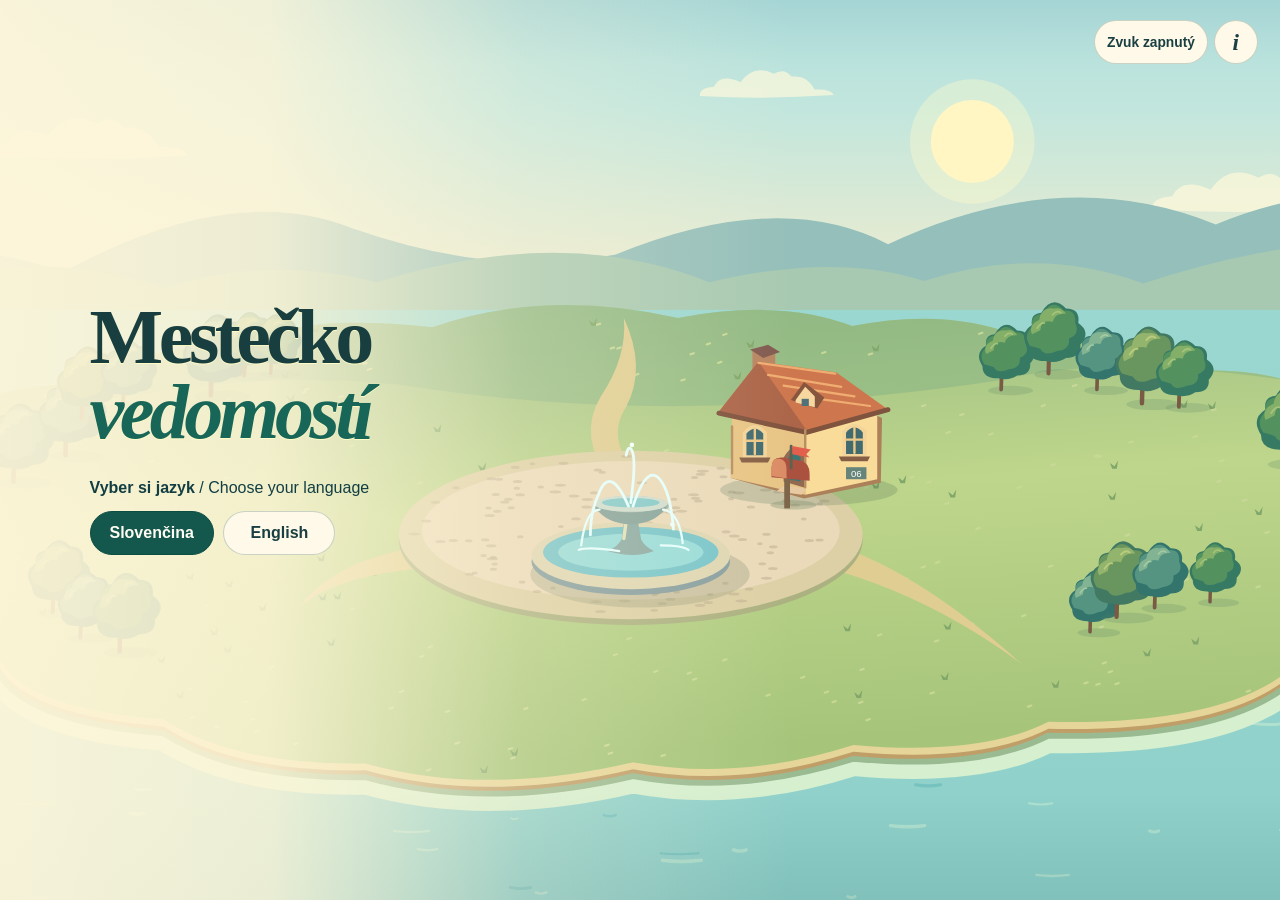
<file: hra/index.html>
<!doctype html>
<html lang="sk">
<head>
  <meta charset="utf-8">
  <meta name="viewport" content="width=device-width, initial-scale=1, viewport-fit=cover">
  <meta name="theme-color" content="#96d8dc">
  <title>Mestečko vedomostí</title>
  <link rel="stylesheet" href="css/styl.css">
  <script defer src="otazky.js"></script>
  <script defer src="lang/en.js"></script>
  <script defer src="lang/en_otazky.js"></script>
  <script defer src="data/ukazka.js"></script>
  <script defer src="data/matematika.js"></script>
  <script defer src="data/veci-l1.js"></script>
  <script defer src="js/pravidla/ukazka.js"></script>
  <script defer src="js/pravidla/matematika.js"></script>
  <script defer src="js/ulozenie.js"></script>
  <script defer src="js/zvuk.js"></script>
  <script defer src="js/scena.js"></script>
  <script defer src="js/ui.js"></script>
</head>
<body>
  <main class="svet">
    <div id="ostrov" class="platno"></div>
    <div class="okraj"></div>
    <p id="ulozenie-varovanie" role="alert" hidden></p>
    <section class="uvod" data-obrazovka="jazyk" hidden>
      <div class="uvod-obsah">
        <h1>Mestečko<br><em>vedomostí</em></h1>
        <p class="vyzva" lang="sk">Vyber si jazyk <span lang="en">/ Choose your language</span></p>
        <div class="volby"><button type="button" class="hlavne" data-akcia="jazyk-sk" lang="sk">Slovenčina</button><button type="button" class="svetle" data-akcia="jazyk-en" lang="en">English</button></div>
      </div>
    </section>
    <section class="uvod" data-obrazovka="vek" hidden>
      <div class="uvod-obsah">
        <h1 data-sk="Koľko máš rokov?" data-en="How old are you?">Koľko máš rokov?</h1>
        <form id="vek-form" class="volby vek-form">
          <label for="vek" class="sr-only" data-sk="Tvoj vek v rokoch" data-en="Your age in years">Tvoj vek v rokoch</label>
          <input id="vek" type="number" inputmode="numeric" min="1" step="1" required autocomplete="off">
          <button type="submit" class="hlavne" data-sk="Vstúpiť do mesta" data-en="Enter town">Vstúpiť do mesta</button>
        </form>
      </div>
    </section>
    <section data-obrazovka="hra" hidden>
      <header class="hlavicka">
        <div class="znak"><span class="erb" aria-hidden="true">✦</span><h1 id="nazov" data-sk="Mestečko vedomostí" data-en="Know-It Town">Mestečko vedomostí</h1></div>
        <div class="penazenka"><span class="minca" aria-hidden="true">✦</span><span class="sr-only" data-sk="Mince" data-en="Coins">Mince</span><strong id="mince">0</strong></div>
      </header>
      <nav class="dok" aria-label="Hra" data-label-sk="Hra" data-label-en="Game">
        <button class="vyucba" type="button" data-akcia="matematika"><span aria-hidden="true" class="ikona-cisla">1&#8239;2&#8239;3</span><span data-sk="Matematika" data-en="Mathematics">Matematika</span></button>
        <button type="button" data-akcia="moj-dom"><span class="dom-ikona" aria-hidden="true">⌂</span><span data-sk="Môj dom" data-en="My house">Môj dom</span></button>
      </nav>
      <section id="otazka-panel" class="bublina otazka" aria-labelledby="otazka-nazov" hidden>
        <div class="otazka-hlava"><span class="nadpis-maly" id="uroven"></span><button class="zavri" type="button" data-akcia="mesto" aria-label="Späť do mesta" data-label-sk="Späť do mesta" data-label-en="Back to town">×</button></div>
        <h2 id="otazka-nazov"></h2>
        <form id="otazka-form">
          <label id="otazka-text" for="odpoved"></label>
          <div class="riadok"><input id="odpoved" inputmode="decimal" autocomplete="off" required><button class="hlavne" id="odpovedat" type="submit" data-sk="Odpovedať" data-en="Answer">Odpovedať</button></div>
        </form>
        <p id="vysledok" role="status" aria-live="polite"></p>
        <button data-akcia="dalsia" type="button" class="hlavne dalsia" hidden data-sk="Ďalšia otázka" data-en="Next question">Ďalšia otázka</button>
        <div class="volby"><button type="button" class="hlavne" data-akcia="prijat-uroven" data-sk="Vyskúšať úroveň" data-en="Try this level" hidden>Vyskúšať úroveň</button><button type="button" class="svetle" data-akcia="ostat-na-urovni" data-sk="Ešte zostať" data-en="Stay here" hidden>Ešte zostať</button></div>
        <div class="postup"><div><span data-sk="Stavba" data-en="Building">Stavba</span> <span id="krok-postup"></span></div><div><span data-sk="Bonus" data-en="Bonus">Bonus</span> <span id="bonus-postup"></span></div></div>
        <p class="pravidlo" id="cena"></p>
      </section>
    </section>
    <section id="interier" class="interier" data-obrazovka="dom" hidden>
      <div id="izba-kresba" class="platno" aria-hidden="true"></div>
      <header class="hlavicka"><div class="znak"><span class="erb" aria-hidden="true">⌂</span><h1 data-sk="Môj dom" data-en="My house">Môj dom</h1></div><button type="button" data-akcia="mesto" class="svetle" data-sk="Späť do mesta" data-en="Back to town">Späť do mesta</button></header>
      <div class="izba-info bublina"><label for="izba-volba" class="sr-only" data-sk="Izba" data-en="Room">Izba</label><select id="izba-volba"></select><p id="izba-veci" aria-live="polite"></p></div>
    </section>
    <div class="nastroje">
      <div class="jazyk-volba"><label for="jazyk" class="sr-only" data-sk="Jazyk" data-en="Language">Jazyk</label><select id="jazyk" aria-label="Jazyk / Language"><option value="sk">SK</option><option value="en">EN</option></select></div>
      <button id="zvuk" class="zvuk" type="button"></button>
      <button id="pomoc" type="button" class="info" aria-haspopup="dialog" data-label-sk="Nápoveda" data-label-en="Help" aria-label="Nápoveda">i</button>
    </div>
    <dialog id="napoveda" class="bublina"><h2 data-sk="Nápoveda" data-en="Help">Nápoveda</h2><p id="pomoc-text"></p><button id="zmenit-vek" class="svetle" type="button" data-akcia="upravit-vek" data-sk="Zmeniť vek" data-en="Change age" hidden>Zmeniť vek</button><form method="dialog"><button class="hlavne" data-sk="Rozumiem" data-en="Got it">Rozumiem</button></form></dialog>
    <audio id="skusobny-zvuk" preload="auto"></audio>
    <noscript>Na hranie je potrebný JavaScript. / Please enable JavaScript to play.</noscript>
  </main>
</body>
</html>
</file>
<file: hra/css/styl.css>
:root { color-scheme: light; font-family: "Trebuchet MS", "Segoe UI", sans-serif; color: #123e43; background: #a2d7d4; font-size: 16px; }
* { box-sizing: border-box; }
[hidden] { display: none !important; }
body { margin: 0; min-width: 250px; }
button, select, input { color: inherit; font: inherit; }
button, select { cursor: pointer; }
button, select, input { min-height: 44px; }
button { font-weight: 750; border: 0; }
button:disabled { cursor: default; opacity: .64; }
button:focus-visible, select:focus-visible, input:focus-visible, [tabindex]:focus-visible { outline: 3px solid #073f81; outline-offset: 3px; }
.sr-only { position: absolute; width: 1px; height: 1px; padding: 0; overflow: hidden; clip-path: inset(50%); white-space: nowrap; }
.svet { position: relative; width: 100%; height: 100vh; height: 100dvh; overflow: hidden; isolation: isolate; }
.platno, .okraj, .uvod, .interier { position: absolute; inset: 0; }
.platno svg { width: 100%; height: 100%; display: block; }
.okraj { pointer-events: none; background: linear-gradient(0deg, #183f431b, transparent 12%, transparent 93%, #599aa821); }
.uvod { display: flex; align-items: center; padding: 5vh 7vw 10vh; pointer-events: none; }
.uvod::before { content: ""; position: absolute; inset: 0; background: linear-gradient(90deg, #fff6daec, #fff6d9d4 21%, #fff6da40 41%, transparent 62%); }
.uvod-obsah { position: relative; width: min(45vw, 34rem); pointer-events: auto; }
h1, h2, p { margin: 0; }
.uvod h1, h2, .znak h1 { font-family: Georgia, "Book Antiqua", serif; }
.uvod h1 { font-size: clamp(3.1rem, 6.1vw, 6.9rem); line-height: .96; font-weight: 600; letter-spacing: -.058em; color: #193e40; text-shadow: 0 1px #fffcc8; }
.uvod h1 em { font-weight: 550; color: #176658; }
.vyzva { margin: 1.8rem 0 .9rem; font-size: 1rem; font-weight: 700; }
.vyzva span { display: inline-block; font-weight: 400; }
.volby, .riadok { display: flex; gap: .6rem; align-items: center; flex-wrap: wrap; }
.volby button { min-width: 7rem; }
.hlavne, .svetle, .nastroje button, select, .zavri, .dok button { border-radius: 2rem; }
.hlavne, .svetle, .dok button { padding: .72rem 1.18rem; line-height: 1.15; }
.hlavne, .dok button.vyucba { color: #fffdf3; background: #14574c; border: 1px solid #0d4e43; }
.svetle, .dok button, .nastroje > button, select { background: #fff9e9; color: #193f42; border: 1px solid #285d5140; }
.hlavne:hover, .dok button.vyucba:hover { background: #0e493e; }
.svetle:hover, .dok button:not(.vyucba):hover, .nastroje button:hover { background: #ffefd0; }
.vek-form { margin-top: 1.5rem; }
input { border-radius: .8rem; border: 1px solid #678a79; padding: .5rem .8rem; width: 7rem; background: #fffdf8; }
.hlavicka { position: absolute; top: max(1.25rem, env(safe-area-inset-top)); left: max(1.4rem, env(safe-area-inset-left)); display: flex; gap: .65rem; align-items: center; }
.znak, .penazenka { display: flex; align-items: center; gap: .5rem; background: #fff8eaf2; border: 1px solid #fdf9e7; border-radius: 2rem; min-height: 45px; padding: .25rem .9rem .25rem .35rem; box-shadow: 0 4px 14px #163e4a21; }
.znak h1 { font-size: clamp(1rem, 1.8vw, 1.5rem); letter-spacing: -.04em; }
.erb, .minca { width: 32px; height: 32px; display: grid; place-items: center; background: #f0c666; color: #745019; border-radius: 50%; border: 2px solid #fff0af; }
.penazenka strong { font-variant-numeric: tabular-nums; }
.minca { width: 23px; height: 23px; font-size: 12px; }
.penazenka { padding-left: .57rem; }
.nastroje { position: absolute; top: max(1.25rem, env(safe-area-inset-top)); right: max(1.4rem, env(safe-area-inset-right)); display: flex; align-items: center; gap: .36rem; z-index: 3; }
.nastroje button, select { padding: .4rem .75rem; font-weight: 700; }
select { appearance: none; padding-right: 1.8rem; background-image: linear-gradient(45deg,transparent 50%,#416f65 50%),linear-gradient(135deg,#416f65 50%,transparent 50%); background-position: calc(100% - .82rem) 52%,calc(100% - .55rem) 52%; background-size: .28rem .28rem; background-repeat: no-repeat; }
.nastroje .info, .zavri { width: 44px; min-width: 44px; background-color: #fff9e9; }
.info { font: italic bold 1.45rem Georgia,serif; }
.zvuk { font-size: .86rem; }
[data-pohlad="jazyk"] .jazyk-volba, [data-pohlad="vek"] .jazyk-volba { display: none; }
.dok { position: absolute; bottom: max(1.5rem, env(safe-area-inset-bottom)); left: 50%; transform: translateX(-50%); display: flex; align-items: center; gap: .5rem; }
.dok button { display: inline-flex; align-items: center; justify-content: center; gap: .55rem; box-shadow: 0 4px 13px #18494d44; white-space: nowrap; min-height: 51px; }
.ikona-cisla { font: bold .85rem Georgia,serif; border: 1px solid #a5c9a9; border-radius: .38rem; padding: .22rem; }
.dom-ikona { font-size: 1.55rem; line-height: .75; }
.bublina { background: #fffaed; border: 1px solid #e9e0c7; border-radius: 1.5rem; color: #163e40; box-shadow: 0 .8rem 2.4rem #153d493b; padding: 1.2rem 1.4rem 1.3rem; }
.otazka { position: absolute; top: 51%; right: max(1.25rem, env(safe-area-inset-right)); transform: translateY(-50%); width: min(420px, 44vw); max-height: 72%; overflow-y: auto; overscroll-behavior: contain; }
.otazka-hlava { display: flex; align-items: center; justify-content: space-between; gap: .6rem; }
.nadpis-maly { font-size: .85rem; font-weight: 750; color: #476c60; }
.zavri { font-size: 1.7rem; line-height: 1; border: 1px solid #d9dbc9; }
h2 { font-size: clamp(1.45rem, 2.2vw, 2rem); line-height: 1.12; margin: .2rem 0 .7rem; }
#otazka-text { display: block; font-size: 1.1rem; line-height: 1.45; margin: .5rem 0 .75rem; font-weight: 650; }
.riadok input { flex: 1 1 3.5rem; min-width: 3rem; }
#vysledok { line-height: 1.45; font-weight: 700; margin-top: .65rem; }
#vysledok:empty, #cena:empty, .postup span:empty { display: none; }
.dalsia { margin-top: .7rem; }
.postup { margin-top: .9rem; padding-top: .6rem; border-top: 1px solid #dad8c0; display: flex; flex-wrap: wrap; gap: .35rem .85rem; font-size: .84rem; font-weight: 700; }
.pravidlo { margin-top: .4rem; color: #42645b; font-size: .81rem; }
.interier { background: #f0d9ac; }
.izba-info { position: absolute; left: 50%; bottom: max(1rem, env(safe-area-inset-bottom)); transform: translateX(-50%); width: min(90%, 31rem); padding: .55rem .7rem .7rem; text-align: center; }
.izba-info p { line-height: 1.35; margin-top: .35rem; }
#ulozenie-varovanie, noscript { position: absolute; top: 74px; left: 50%; transform: translateX(-50%); color: #5d360f; background: #fff3be; border-radius: .85rem; padding: .7rem 1rem; z-index: 7; width: min(90%,42rem); }
dialog { max-width: min(24rem, 92vw); }
dialog p { line-height: 1.5; margin: .5rem 0 1rem; }
dialog::backdrop { background: #163f4560; }
#ostrov [role=button] { cursor: pointer; }
#ostrov [role=button]:focus-visible { outline: none; filter: drop-shadow(0 0 5px #fffbd2); }
@media (max-aspect-ratio: 1/1) {
  .uvod { align-items: start; padding: max(13vh, 4.6rem) 6vw 0; }
  .uvod::before { background: linear-gradient(180deg,#f0f4d7d9 4%,#fff4d7e8 21%,#fff2ca93 38%,transparent 57%); }
  .uvod-obsah { width: 100%; }
  .uvod h1 { font-size: clamp(2.65rem, 9.6vw, 4.4rem); }
  .vyzva { margin: .8rem 0 .55rem; font-size: .92rem; }
  .hlavicka { top: max(.65rem, env(safe-area-inset-top)); left: max(.6rem, env(safe-area-inset-left)); }
  .nastroje { top: max(.65rem, env(safe-area-inset-top)); right: max(.6rem, env(safe-area-inset-right)); }
  [data-pohlad=hra] .znak h1 { display: none; }
  [data-pohlad=hra] .znak { display: none; }
  .interier .hlavicka { top: 4rem; }
  .otazka { top: auto; bottom: calc(max(.65rem, env(safe-area-inset-bottom)) + 58px); right: .5rem; left: .5rem; width: auto; transform: none; max-height: min(62dvh,calc(100dvh - 9rem)); padding: .65rem .9rem .8rem; }
  .dok { bottom: max(.65rem, env(safe-area-inset-bottom)); }
  .postup { margin-top: .55rem; }
}
@media (orientation: landscape) and (max-height: 540px) {
  .hlavicka, .nastroje { top: .4rem; }
  .otazka { max-height: calc(100dvh - 4.2rem); width: min(420px, 55%); right: .55rem; top: auto; bottom: .4rem; transform: none; padding: .5rem .8rem; }
  .dok { left: .7rem; bottom: .5rem; transform: none; }
  .uvod { padding-top: 1rem; padding-bottom: 1rem; }
  .uvod h1 { font-size: clamp(2.3rem, 6vw, 4rem); }
  .otazka h2 { margin: .1rem 0; }
}
@media (max-height: 460px) and (max-width: 460px) {
  .uvod { padding-top: 3.5rem; }
  .uvod h1 br { display: none; }
}

#izba-kresba { touch-action: pan-y; }
#napoveda form { display: inline-block; margin: .3rem; }
</file>
